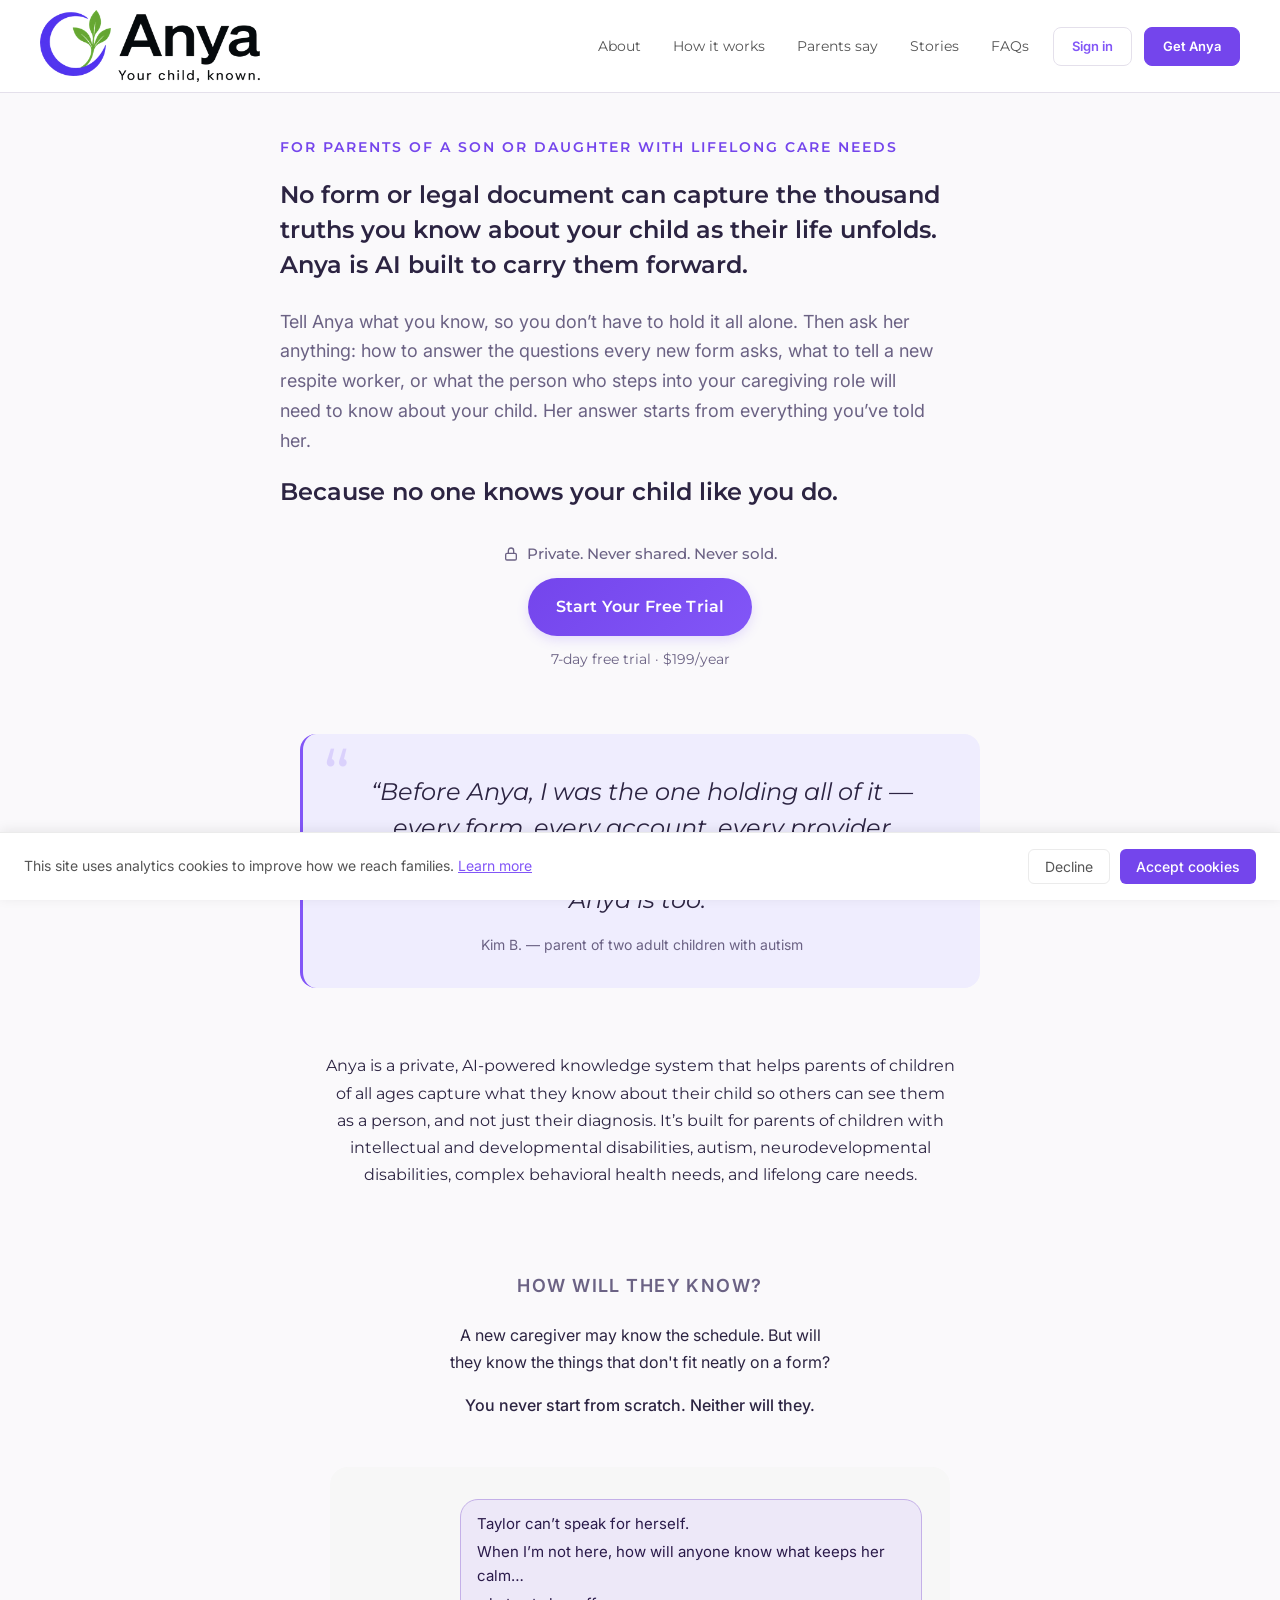
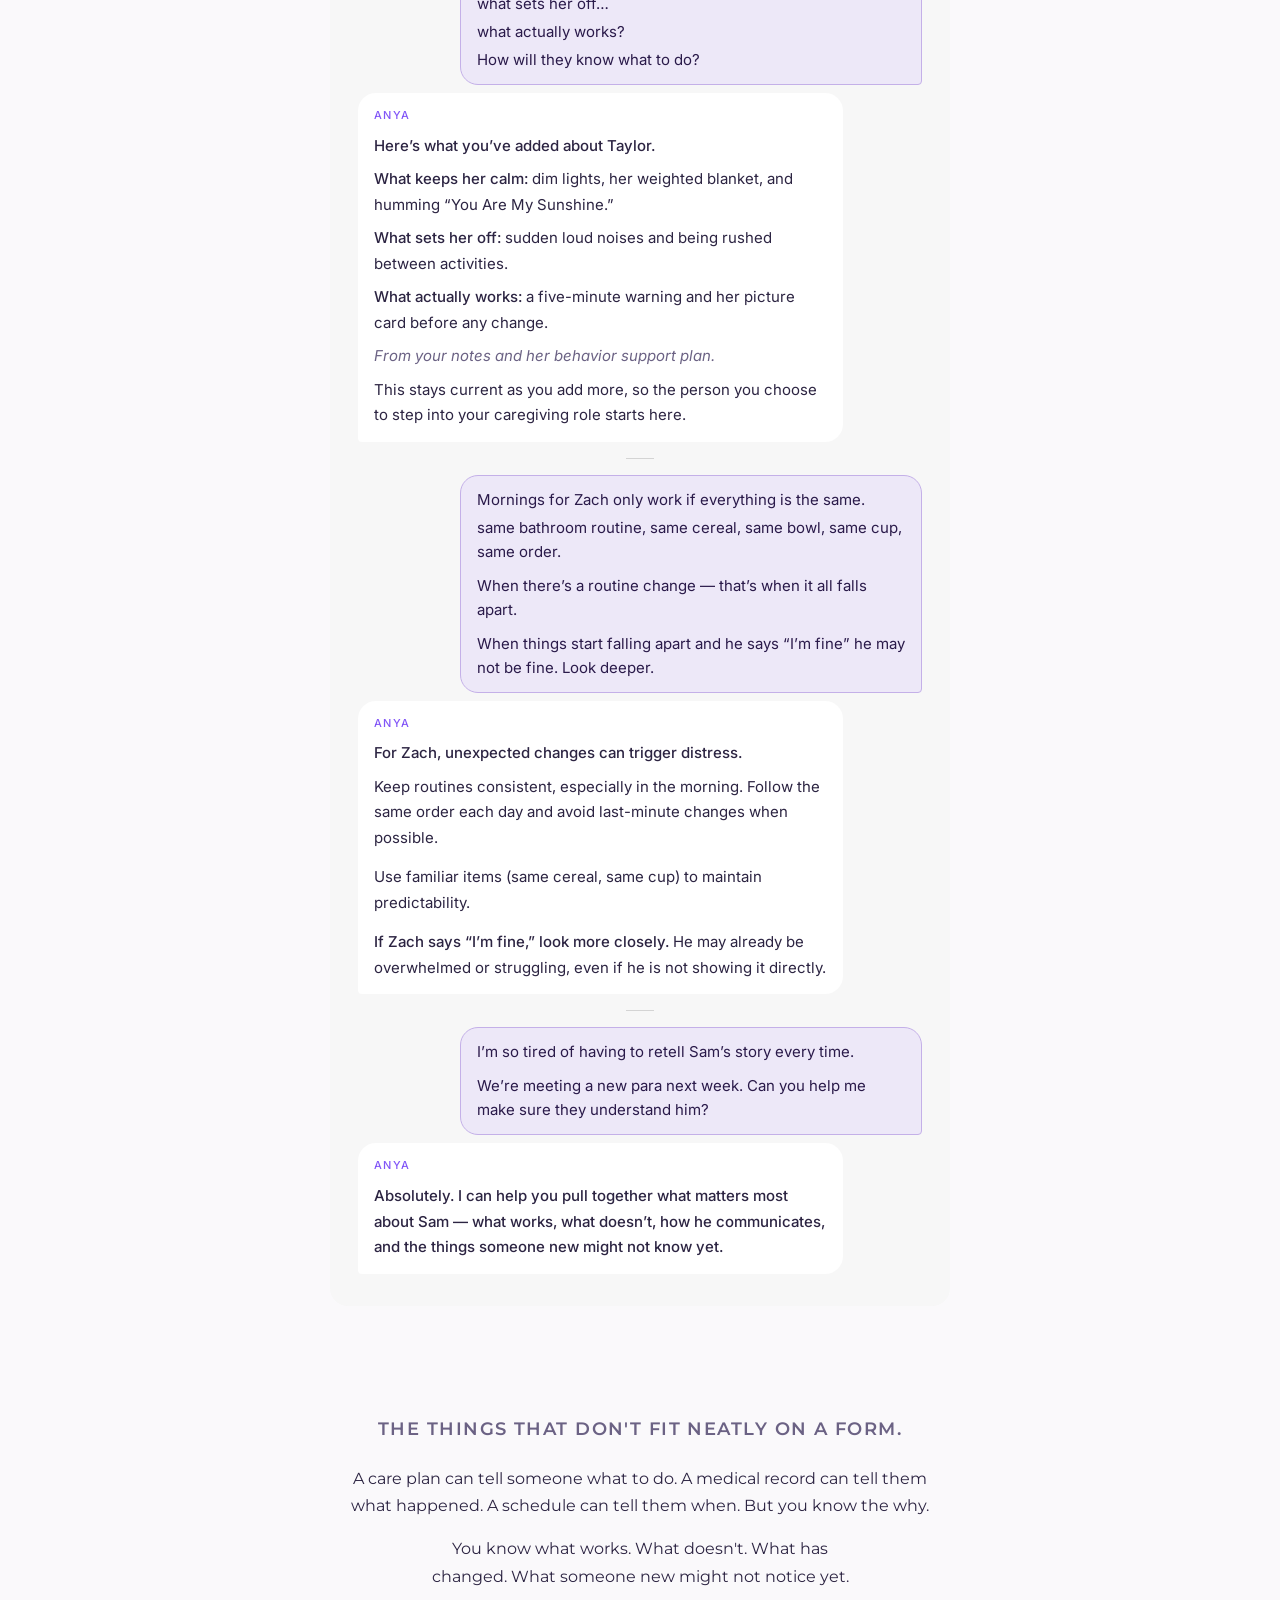
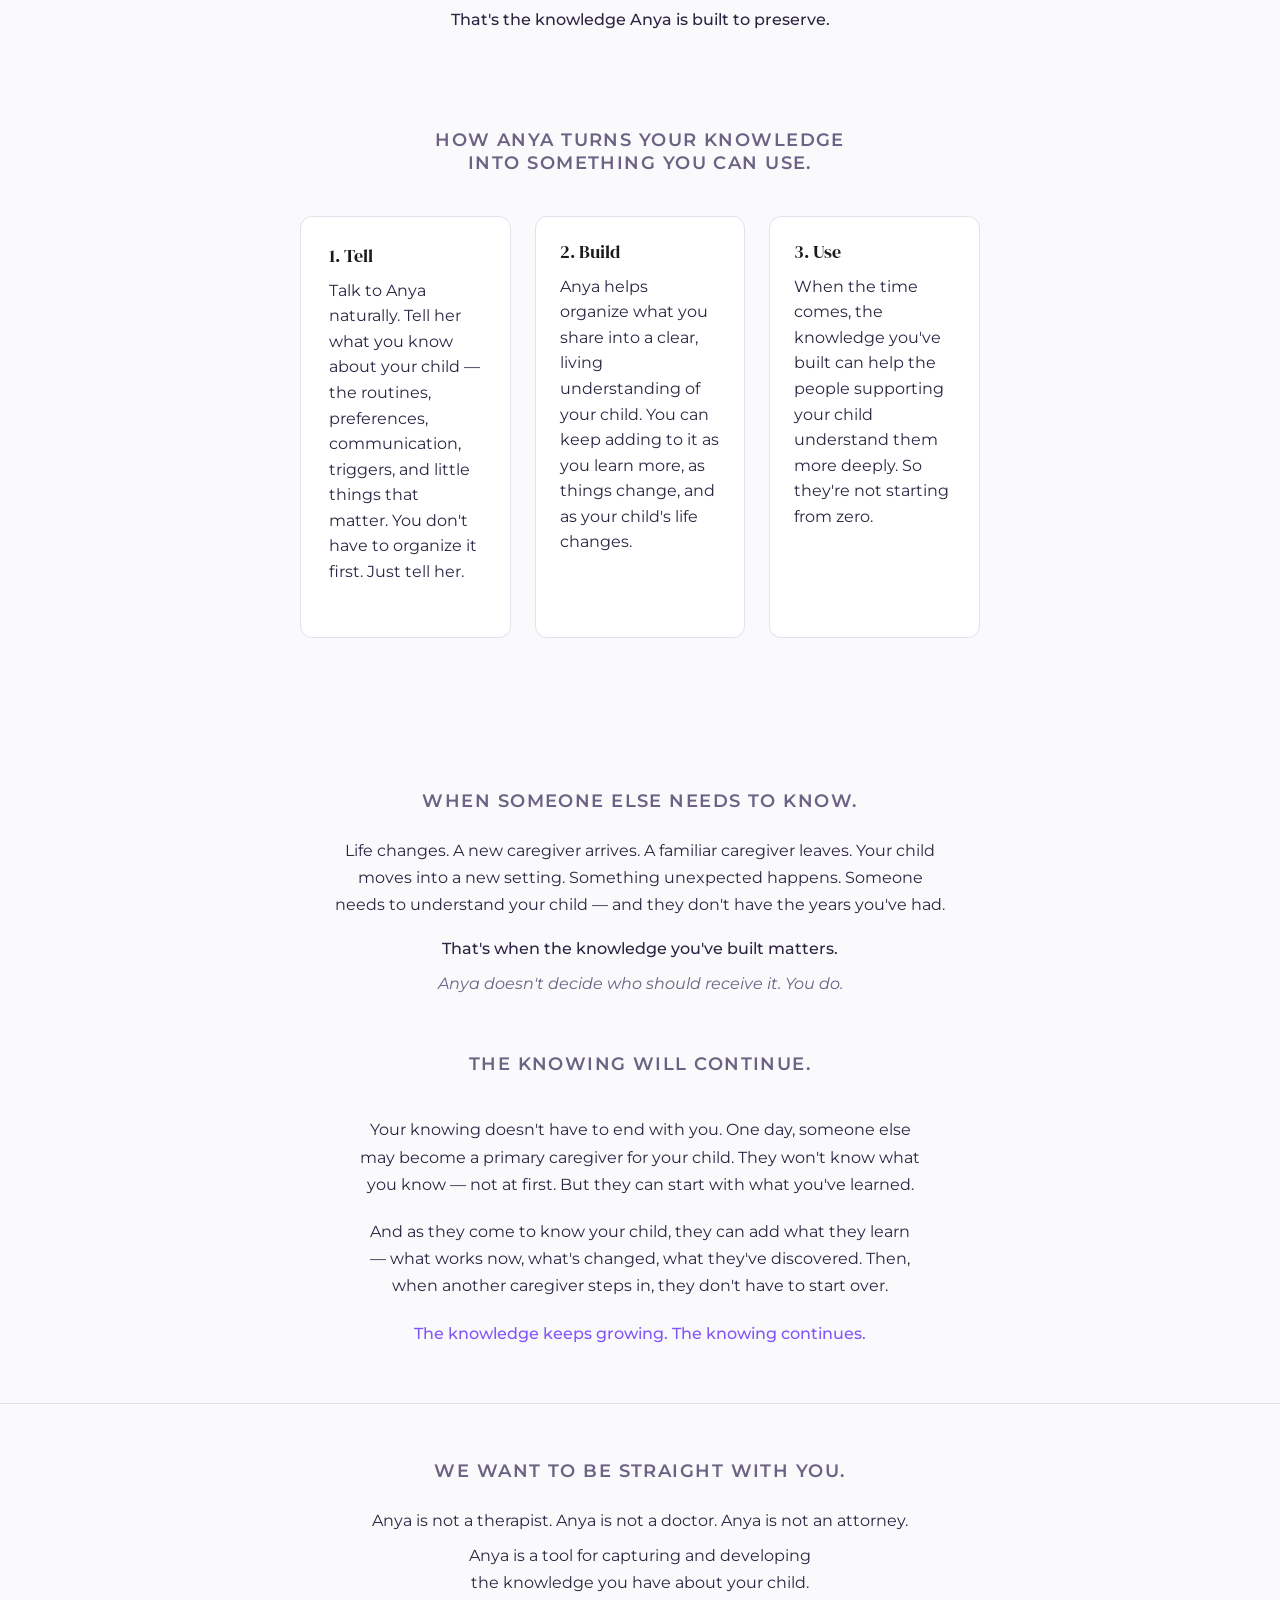
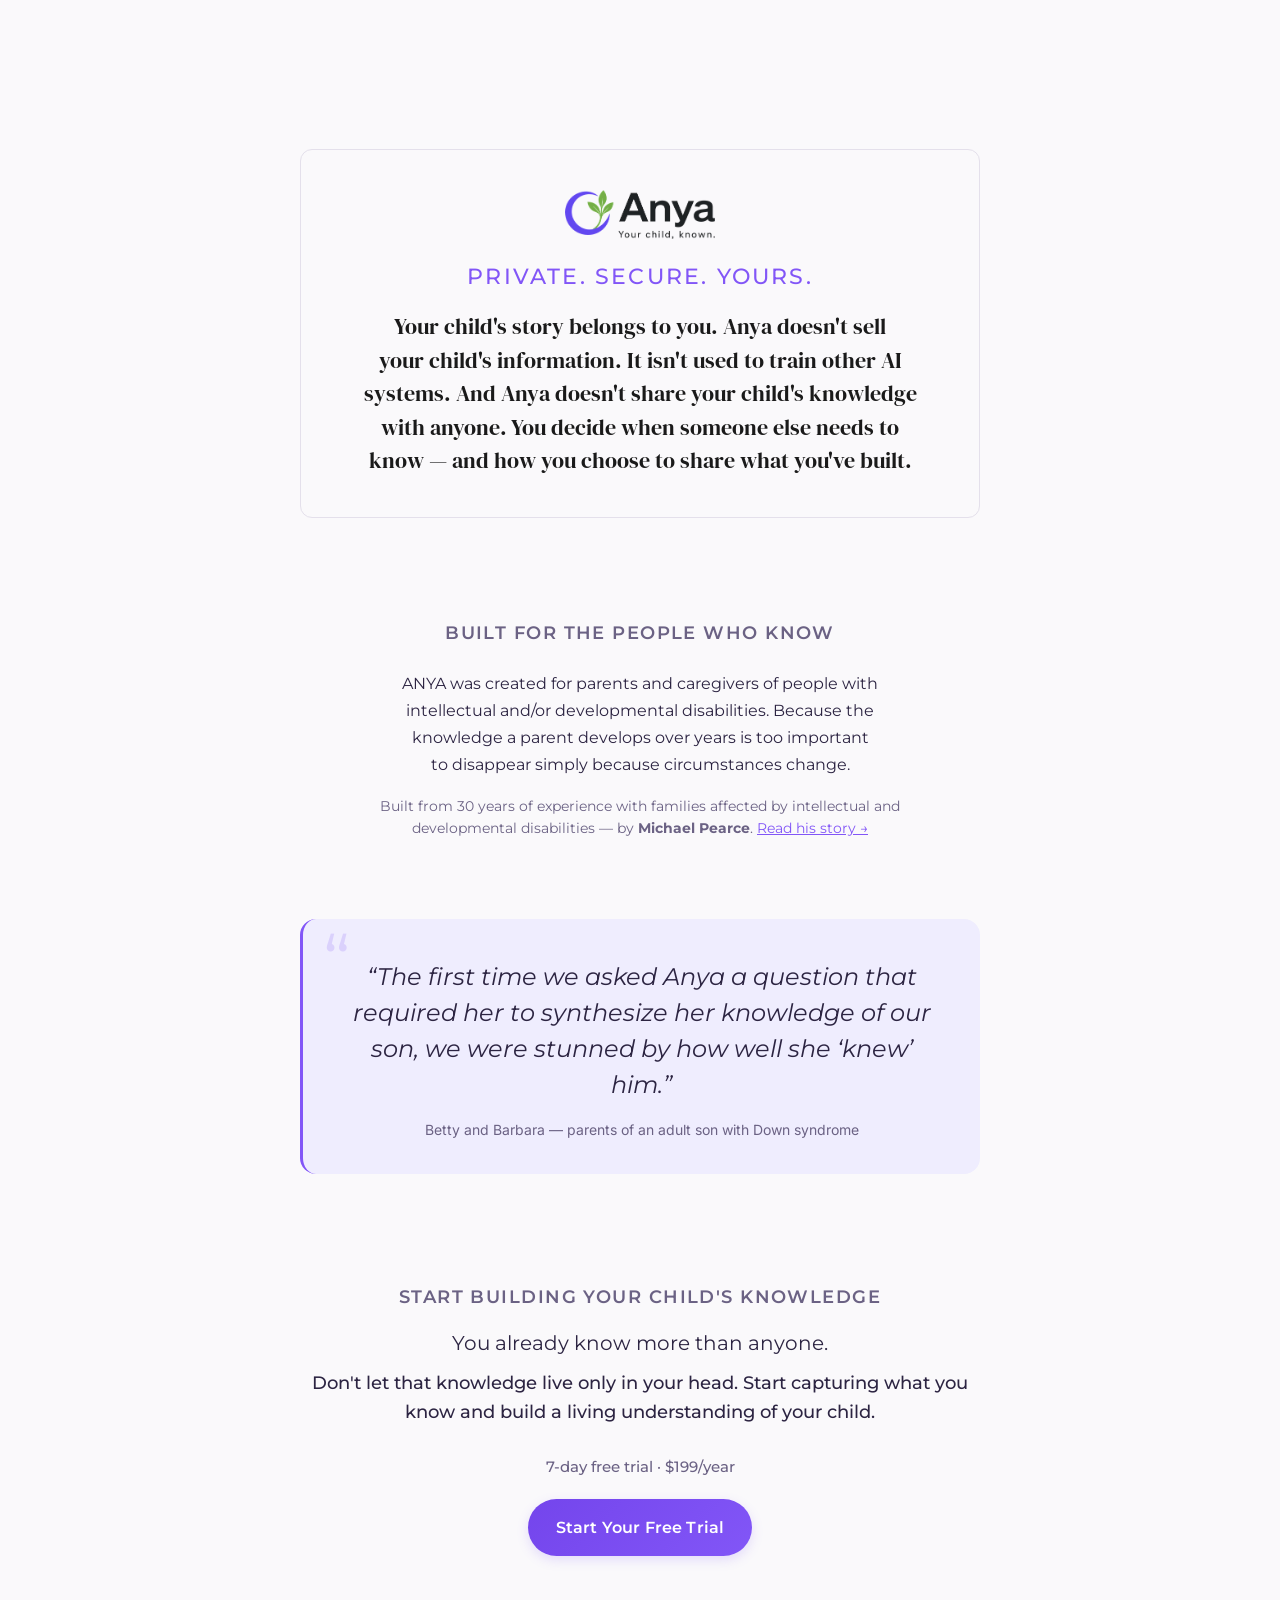
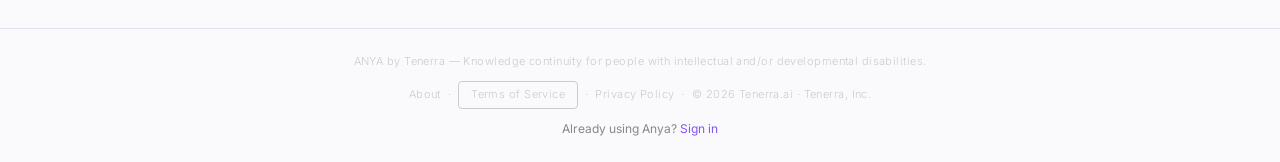
<file: index.html>
<!DOCTYPE html>
<html lang="en" prefix="og: https://ogp.me/ns#">
<head>
  <meta charset="UTF-8" />
  <meta name="viewport" content="width=device-width, initial-scale=1.0" />
  <title>Anya — What You Know About Your Child, Ready When It Matters</title>
  <meta name="description" content="Anya is a private, AI-powered knowledge system for parents of children and adults with IDD, autism, and lifelong care needs—built to preserve what they know." />
  <meta name="keywords" content="special needs parents, parent knowledge about a child, what happens when a parent is gone, life continuity infrastructure, IDD life planning, continuity for IDD families" />
  <meta property="og:title" content="Anya — What You Know, Ready When It Matters" />
  <meta property="og:description" content="Anya is a private, AI-powered knowledge system for parents of children and adults with intellectual and developmental disabilities, autism, and lifelong care needs. Parents add what they know. When they ask a question in their own words, Anya brings forward what is relevant to the situation at hand." />
  <meta property="og:type" content="website" />
  <meta property="og:url" content="https://anya.tenerra.ai/" />
  <meta property="og:image" content="https://anya.tenerra.ai/assets/images/og-image-v2.jpg" />
  <meta property="og:image:width" content="1200" />
  <meta property="og:image:height" content="630" />
  <meta property="og:image:alt" content="Anya — What you know about your child, ready when it matters" />
  <meta property="og:site_name" content="Tenerra.ai" />
  <meta property="og:locale" content="en_US" />
  <meta name="twitter:card" content="summary_large_image" />
  <meta name="twitter:title" content="Anya — What You Know, Ready When It Matters" />
  <meta name="twitter:description" content="Anya is a private, AI-powered knowledge system for parents of children and adults with intellectual and developmental disabilities, autism, and lifelong care needs. Parents add what they know. When they ask a question in their own words, Anya brings forward what is relevant to the situation at hand." />
  <meta name="twitter:image" content="https://anya.tenerra.ai/assets/images/og-image-v2.jpg" />
  <meta name="theme-color" content="#8256F7" />
  <meta name="robots" content="index, follow" />
  <meta name="author" content="Tenerra.ai" />
  
  <link rel="canonical" href="https://anya.tenerra.ai/" />

  <link rel="icon" type="image/png" sizes="32x32" href="/assets/images/favicon-32x32.png" />
  <link rel="icon" type="image/png" sizes="16x16" href="/assets/images/favicon-16x16.png" />
  <link rel="apple-touch-icon" sizes="180x180" href="/assets/images/apple-touch-icon.png" />

  
  <link rel="preconnect" href="https://fonts.googleapis.com" />
  <link rel="preconnect" href="https://fonts.gstatic.com" crossorigin />
  <link href="https://fonts.googleapis.com/css2?family=Inter:wght@400;500;600&amp;family=DM+Serif+Display:ital@0;1&amp;family=Montserrat:wght@400;500;600;700&amp;display=swap" rel="stylesheet" />
  <link rel="stylesheet" href="/assets/css/shared.css" />
  <!-- Ascender Sans Narrow font-face removed: local()-only src has no fallback and can cause FOUT -->
  <style>/* ─── DEMO ANYA ICON ─── */

    /* ─── WIDOW PREVENTION ─── */
    .section-headline,
    .section-subhead,
    .section-eyebrow,
    .anya-name,
    .card-title,
    .card-body,
    .moment-title,
    .moment-body,
    .privacy-text {
      text-wrap: balance;
    }

    /* ─── FOOTER ─── */

    /* ─── LAYOUT SYSTEM ─── */
    .section-soft {
      background: var(--color-primary-soft);
    }
    .container {
      max-width: 720px;
      margin: 0 auto;
      padding: 0 20px;
    }
    /* Section intro: centered headline block */
    .section-header {
      text-align: center;
      max-width: 640px;
      margin: 0 auto 40px auto;
    }

    /* ─── SCROLL REVEAL ─── */
    @media (prefers-reduced-motion: no-preference) {
      .fade-in {
        opacity: 0;
        transform: translateY(10px);
        transition: opacity 0.4s ease, transform 0.4s ease;
      }
      .fade-in.visible {
        opacity: 1;
        transform: translateY(0);
      }
    }

    /* ─── SHARED SECTION ─── */
    .section {
      max-width: 720px;
      margin: 0 auto;
      padding: 56px 20px;
    }
    .section-tight-bottom { padding-bottom: 0; }
    .section-tight-top { padding-top: 0; }

    @keyframes fadeUpSection {
      from {
        opacity: 0;
        transform: translateY(6px);
      }
      to {
        opacity: 1;
        transform: translateY(0);
      }
    }

    .section-divider, .divider {
      width: 100%;
      height: 1px;
      background: var(--color-border);
      margin: 0;
      max-width: none;
    }

    .demo-section + .section-divider {
      margin-top: 24px;
    }

    .section-eyebrow {
      font-size: 11px;
      font-weight: 500;
      letter-spacing: 0.12em;
      text-transform: uppercase;
      color: #8256F7;
      text-align: center;
      margin-bottom: var(--space-2);
    }

    .section-headline {
      font-family: 'Montserrat', -apple-system, BlinkMacSystemFont, sans-serif;
      font-size: 18px;
      font-weight: 600;
      letter-spacing: 0.08em;
      text-transform: uppercase;
      color: var(--color-text-secondary);
      text-align: center;
      line-height: 1.3;
      max-width: 640px;
      margin: 0 auto;
      margin-bottom: 24px;
    }

    .section-subhead {
      font-family: 'Montserrat', -apple-system, BlinkMacSystemFont, sans-serif;
      font-size: 16px;
      font-weight: 400;
      color: var(--color-text-primary);
      text-align: center;
      max-width: 640px;
      width: 100%;
      margin: 0 auto;
      line-height: 1.7;
    }

    /* ─── ANIMATIONS ─── */
    @keyframes fadeUp {
      from { opacity: 0; transform: translateY(18px); }
      to   { opacity: 1; transform: translateY(0); }
    }
    @keyframes fadeIn {
      from { opacity: 0; }
      to   { opacity: 1; }
    }
    @keyframes bounce {
      0%, 100% { transform: translateY(0); }
      50%       { transform: translateY(4px); }
    }

    /* ─── RESPONSIVE ─── */
    @media (max-width: 640px) {
      :root {
        --section-spacing: 56px;
        --section-spacing-tight: 40px;
        --section-spacing-loose: 72px;
      }
      .hero { padding: 8rem 1.5rem 2.75rem; }
      .section { padding: 36px 20px; }
    }
    /* ─── HERO TYPE SCALE & SHARED LEFT EDGE ─── */
    /* Hero copy and the CTA block below it share one 720px left-aligned column */
    .hero-intro,
    .hero-follow {
      width: 100%;
      max-width: 720px;
      margin: 0 auto;
    }
    .hero .hero-intro > *,
    .hero .hero-follow > * { text-align: left; }

    .hero .hero-eyebrow {
      font-size: 14px;
      font-weight: 600;
      letter-spacing: 2px;
      color: var(--color-primary-strong);
      margin: 0 0 20px;
    }
    .hero .hero-subhead {
      font-family: var(--font-body);
      font-size: 24px;
      font-weight: 600;
      line-height: 1.45;
      letter-spacing: normal;
      color: var(--color-text-primary);
      max-width: 720px;
      margin: 0 0 24px;
      text-wrap: pretty;
    }
    .hero .hero-support {
      font-size: 18px;
      font-weight: 400;
      line-height: 1.65;
      color: var(--color-text-secondary);
      max-width: 660px;
      margin: 0 0 20px;
    }
    .hero .hero-privacy {
      display: flex;
      align-items: center;
      gap: 8px;
      font-size: 15px;
      font-weight: 500;
      color: var(--color-text-secondary);
      margin: 0;
    }
    .hero-privacy svg { width: 16px; height: 16px; flex: none; }

    /* Privacy note and CTA share one row at the end of the hero copy */
    /* Centered CTA stack: privacy note, button, then price line */
    .hero-action-row {
      display: flex;
      flex-direction: column;
      align-items: center;
      gap: 12px;
      margin-top: 32px;
    }
    .hero-cta-row { display: contents; }
    .hero .hero-action-row .hero-cta-row p { text-align: center; }
    .hero-cta-row .cta-button { margin: 0; }
    .hero .hero-cta-row p {
      margin: 0;
      font-size: 14px;
      color: var(--color-text-secondary);
    }

    @media (min-width: 768px) and (max-width: 1023px) {
      .hero .hero-eyebrow { font-size: 13px; letter-spacing: 1.75px; margin-bottom: 18px; }
      .hero .hero-subhead { font-size: 22px; margin-bottom: 22px; }
      .hero .hero-support { font-size: 17.5px; line-height: 1.62; margin-bottom: 18px; }
      /* Site-wide ≤768px rule forces full-width buttons; keep the hero CTA inline at 768 */
      .hero-cta-row .cta-button { width: auto !important; max-width: none; }
    }

    @media (max-width: 767px) {
      .hero .hero-eyebrow { font-size: 12px; letter-spacing: 1.5px; margin-bottom: 16px; text-wrap: balance; }
      .hero .hero-subhead { font-size: 20px; margin-bottom: 19px; }
      .hero .hero-support { font-size: 17px; line-height: 1.6; margin-bottom: 16px; }
      .hero .hero-privacy { font-size: 13px; white-space: nowrap; }
      .hero-action-row { align-items: stretch; }
      .hero .hero-action-row .hero-privacy { justify-content: center; }
      .hero-cta-row .cta-button { width: 100%; text-align: center; }
    }
        /* ─── HERO ─── */
    .hero {
      min-height: auto;
      display: flex;
      flex-direction: column;
      align-items: center;
      justify-content: center;
      text-align: center;
      padding-top: 136px;
      padding-bottom: 30px;
      margin-bottom: 16px;
      padding-left: 2rem;
      padding-right: 2rem;
      position: relative;
      overflow: hidden;
    }

    /* Hero glow removed — clean white background */

    .hero > * { position: relative; z-index: 1; }

    .logo-wrap {
      margin-top: var(--space-3);
      margin-bottom: var(--space-2);
    }

    .logo-wrap img {
      width: 80px;
      height: 80px;
      object-fit: contain;
    }

    .hero-title {
      font-size: 56px;
      letter-spacing: 0.5px;
      margin-top: 12px;
      margin-bottom: 14px;
    }

    .hero-description {
      font-size: 20px;
      line-height: 1.7;
      color: #444;
      max-width: 680px;
      margin: 0 auto 20px auto;
      text-align: center;
      font-family: 'Inter', -apple-system, BlinkMacSystemFont, sans-serif;
      font-weight: 400;
    }

    .anya-name {
      font-family: 'Noto Sans', system-ui, sans-serif;
      font-size: clamp(2.5rem, 6vw, 4rem);
      font-weight: 600;
      letter-spacing: 0;
      text-transform: uppercase;
      color: #1a1a1a;
      line-height: 1;
      margin-bottom: var(--space-3);
    }

    .anya-name .dot {
      display: inline-block;
      width: 8px;
      height: 8px;
      border-radius: 50%;
      background: #8256F7;
      margin-left: 3px;
      vertical-align: super;
    }

    .hero-eyebrow {
      font-size: 12px;
      font-weight: 700;
      letter-spacing: 0.12em;
      text-transform: uppercase;
      color: var(--color-primary);
      text-align: center;
      margin-bottom: 14px;
    }

    .hero-core {
      font-family: 'Inter', -apple-system, BlinkMacSystemFont, sans-serif;
      font-size: 18px;
      line-height: 1.8;
      font-weight: 400;
      color: var(--color-text-primary);
      max-width: 560px;
      margin: 0 auto 0;
      text-align: center;
    }/* Ghost pill CTA — secondary to nav, soft and inviting */

    .scroll-cue {
      display: flex;
      flex-direction: column;
      align-items: center;
      gap: 8px;
      cursor: pointer;
      opacity: 0.75;
    }

    .scroll-arrow svg { display: block; }

    /* ─── DEMO ─── */
    .demo-section { padding-top: 40px; }
    .demo-section .section-header { margin-bottom: 48px; }

    .demo-section,
    .demo-section * {
      font-family: Inter, system-ui, -apple-system, 'Segoe UI', Roboto, sans-serif;
    }

    /* Grey panel */
    .demo-conversation {
      max-width: 620px;
      margin: 0 auto;
      background: #f7f7f7;
      border-radius: 18px;
      padding: 32px 28px;
      display: flex;
      flex-direction: column;
      gap: 8px;
    }

    /* Exchange: column of parent bubble then anya bubble */
    .demo-exchange {
      display: flex;
      flex-direction: column;
      gap: 8px;
    }

    /* Purple question bubble — right-aligned */
    .demo-parent-bubble {
      align-self: flex-end;
      max-width: 82%;
      background: #EDE8F8;
      border: 1px solid #C4B0E8;
      border-radius: 18px 18px 4px 18px;
      padding: 12px 16px;
    }

    .demo-parent-bubble p {
      font-size: 15px;
      font-weight: 400;
      line-height: 1.6;
      color: #2a1a4a;
      margin-bottom: 4px;
    }

    .demo-parent-bubble p:last-child { margin-bottom: 0; }

    /* White Anya bubble — left-aligned */
    .demo-anya-bubble {
      align-self: flex-start;
      max-width: 86%;
      background: #ffffff;
      border-radius: 18px 18px 18px 4px;
      padding: 14px 16px;
    }

    .demo-anya-label {
      font-size: 11px;
      font-weight: 500;
      color: #8256F7;
      letter-spacing: 0.12em;
      text-transform: uppercase;
      margin-bottom: 8px;
      display: block;
    }

    .demo-anya-output p,
    .demo-structured-text p {
      font-size: 15px;
      font-weight: 400;
      line-height: 1.7;
      color: var(--color-text-primary);
      margin-bottom: 8px;
    }

    .demo-anya-output p:last-child,
    .demo-structured-text p:last-child { margin-bottom: 0; }

    .demo-anya-output strong,
    .demo-structured-text strong {
      font-weight: 500;
      color: var(--color-text-primary);
    }

    .demo-output-close {
      font-style: italic;
      color: var(--color-text-secondary) !important;
    }

    .demo-spacer { height: 6px; }

    /* Divider between exchanges */
    .demo-exchange-divider {
      width: 28px;
      height: 1px;
      background: #d4d4d4;
      margin: 8px auto;
    }

    @media (max-width: 768px) {
      .demo-conversation { padding: 24px 16px; }
      .demo-parent-bubble,
      .demo-anya-bubble { max-width: 92%; }
    }/* ─── EVERY STORY ─── */

    /* ─── VEST ─── */
    .vest-moments {
      display: grid;
      grid-template-columns: repeat(3, 1fr);
      gap: 1.5rem;
      margin-bottom: 40px;
      padding-top: 0;
    }

    .moment-card {
      border: 1px solid var(--color-border);
      border-radius: 12px;
      padding: 24px;
      background: #ffffff;
      text-align: left;
    }

    .moment-card:first-child {
      padding: 28px;
      border-color: var(--color-border);
    }

    .moment-icon {
      width: 36px;
      height: 36px;
      border-radius: 8px;
      background: var(--color-primary-soft);
      display: flex;
      align-items: center;
      justify-content: center;
      margin-bottom: 24px;
    }

    .moment-icon svg { width: 18px; height: 18px; }

    .moment-title {
      font-family: 'DM Serif Display', Georgia, serif;
      font-size: 1.1rem;
      font-weight: 400;
      color: #1a1a1a;
      margin-bottom: 0.625rem;
      line-height: 1.3;
    }

    .moment-body {
      font-size: 16px;
      font-weight: 400;
      color: var(--color-text-primary);
      line-height: 1.6;
    }

    /* ─── CARD HOVER SYSTEM ─── */
    .moment-card {
      transition: transform 0.2s ease,
                  box-shadow 0.2s ease,
                  border-color 0.2s ease;
    }

    .moment-card:hover {
      box-shadow: 0 2px 8px rgba(0,0,0,0.04);
      border-color: #ddd;
    }

    .moment-card:first-child:hover {
      box-shadow: 0 2px 8px rgba(0,0,0,0.04);
      border-color: #ddd;
    }

    /* ─── HONESTY ─── */
    .card-eyebrow { font-size: 11px; font-weight: 500; letter-spacing: 0.12em; text-transform: uppercase; color: #8256F7; margin-bottom: 8px; }
    .card-title { font-family: inherit; font-size: clamp(1.05rem, 2vw, 1.25rem); font-weight: 600; color: #1a1a1a; line-height: 1.3; margin-bottom: 12px; }
    .card-body { font-size: 16px; font-weight: 400; color: var(--color-text-primary); line-height: 1.6; text-align: left; margin-bottom: 10px; }

    .privacy-promise {
      margin-top: 40px;
      padding: 2.5rem;
      border: 1px solid var(--color-border);
      border-radius: 12px;
      text-align: center;
    }

    .privacy-label { font-size: 22px; font-weight: 500; letter-spacing: 0.1em; text-transform: uppercase; color: #8256F7; margin-bottom: 1rem; }
    .privacy-text {
      font-family: 'DM Serif Display', Georgia, serif;
      font-size: clamp(1.05rem, 2.5vw, 1.35rem);
      font-weight: 400;
      color: #1a1a1a;
      line-height: 1.55;
      max-width: 640px;
      margin: 0 auto;
    }/* ─── BEGIN ─── */
/* ─── ACTION ─── */
/* ─── NEVER SECTION ─── */
/* ─── FAQ SECTION ─── */
/* ─── TRUST & CONTROL ─── */
/* ─── FOUNDER ─── */

    @media (max-width: 640px) {
      .vest-moments { grid-template-columns: 1fr; }
    }

    /* ── Accessibility & polish additions ── */

    /* visually-hidden utility */
    .visually-hidden {
      position: absolute;
      width: 1px;
      height: 1px;
      padding: 0;
      margin: -1px;
      overflow: hidden;
      clip: rect(0,0,0,0);
      white-space: nowrap;
      border: 0;
    }

    /* focus-visible states */
    a:focus-visible,
    button:focus-visible {
      outline: 2px solid rgba(130,86,247,0.5);
      outline-offset: 2px;
      border-radius: 3px;
    }
    .nav-cta:focus-visible {
      outline: 2px solid #8256F7;
      outline-offset: 3px;
    }

    /* reduced-motion support */
    @media (prefers-reduced-motion: reduce) {
      *,
      *::before,
      *::after {
        animation-duration: 0.01ms !important;
        animation-iteration-count: 1 !important;
        transition-duration: 0.01ms !important;
        scroll-behavior: auto !important;
      }
    }

    @media (max-width: 640px) {
      .moment-card:first-child { transform: none; }
    }

    /* ─── CTA SECTION ─── */
    /* ─── CTA SECTION — scroll reveal ─── */
    .cta-section {
      padding: 16px 20px 72px;
      background-color: #ffffff;
      text-align: center;
      opacity: 0;
      transform: translateY(16px);
      transition: opacity 0.6s ease, transform 0.6s ease;
    }

    .cta-section.visible {
      opacity: 1;
      transform: translateY(0);
    }

    .cta-container {
      max-width: 680px;
      margin: 0 auto;
    }

    /* ─── CTA TRANSITION LINE ─── */
    .cta-transition {
      font-size: 18px;
      font-weight: 400;
      line-height: 1.6;
      color: #444;
      margin-bottom: 28px;
      opacity: 0;
      transform: translateY(8px);
      transition: opacity 0.5s ease, transform 0.5s ease;
    }

    .cta-section.visible .cta-transition {
      opacity: 1;
      transform: translateY(0);
    }

    /* ─── CTA BUTTON ─── */
    .cta-button {
      background: linear-gradient(135deg, var(--color-primary-strong) 0%, var(--color-primary) 100%);
      color: #fff;
      font-size: 16px;
      font-weight: 600;
      letter-spacing: 0.01em;
      padding: 16px 28px;
      border: none;
      border-radius: 999px;
      cursor: pointer;
      box-shadow: 0 4px 12px rgba(130, 86, 247, 0.18);
      opacity: 0;
      transform: translateY(8px);
      transition: opacity 0.5s ease 0.1s, transform 0.5s ease 0.1s, box-shadow 0.18s ease, filter 0.18s ease;
    }

    .cta-section.visible .cta-button {
      opacity: 1;
      transform: translateY(0);
    }

    .cta-button-static {
      opacity: 1;
      transform: translateY(0);
    }

    @media (hover: hover) {
      .cta-button:hover {
        transform: translateY(-1px);
        box-shadow: 0 6px 18px rgba(130, 86, 247, 0.22);
        filter: brightness(1.05);
      }
    }

    .cta-button:active {
      transform: translateY(0px) scale(0.98);
      box-shadow: 0 2px 6px rgba(0, 0, 0, 0.06);
    }

    .cta-button:focus-visible {
      outline: none;
      box-shadow: 0 0 0 3px rgba(130, 86, 247, 0.25);
    }/* ─── CTA SUBTEXT ─── */

    .cta-section.visible .cta-subtext {
      opacity: 1;
      transform: translateY(0);
    }

    .cta-sequence .cta-subtext {
      opacity: 1;
      transform: translateY(0);
    }

    @media (max-width: 768px) {
      .cta-section {
        padding: 80px 20px 100px;
      }

      .cta-button {
        width: 100%;
        max-width: 320px;
      }
    }

    @media (max-width: 640px) {
      .cta-section {
        padding: 72px 20px 56px;
      }

      .cta-button {
        width: 100%;
        max-width: none;
      }
    }/* ─── CTA REASSURANCE ─── */

    .cta-section.visible .cta-reassurance {
      opacity: 1;
      transform: translateY(0);
    }

    /* ─── FIRST STEP DEMO ─── */
    .first-step-demo {
      display: none;
      padding: 60px 20px 48px;
      background: #ffffff;
      text-align: center;
    }

    .first-step-demo.visible {
      display: block;
      animation: fadeUpSection 0.5s ease forwards;
    }

    .first-step-container {
      max-width: 560px;
      margin: 0 auto;
    }/* Single soft prompt line — replaces eyebrow + title + intro */

    .first-step-input-wrap {
      margin-bottom: 16px;
    }

    .first-step-input {
      width: 100%;
      min-height: 130px;
      padding: 18px 20px;
      font-family: 'Montserrat', -apple-system, sans-serif;
      font-size: 15px;
      line-height: 1.7;
      color: var(--color-text-primary);
      background: #fafafa;
      border: 1px solid #e6e6e6;
      border-radius: 14px;
      resize: none;
      outline: none;
      transition: border-color 0.2s ease, background 0.2s ease;
    }

    .first-step-input::placeholder {
      color: #c0c0c0;
    }

    .first-step-input:focus {
      border-color: rgba(130, 86, 247, 0.35);
      background: #ffffff;
    }

    .first-step-actions {
      margin-bottom: 28px;
    }

    .first-step-button {
      background: linear-gradient(135deg, var(--color-primary-strong) 0%, var(--color-primary) 100%);
      color: #fff;
      font-family: 'Montserrat', -apple-system, sans-serif;
      font-size: 15px;
      font-weight: 600;
      letter-spacing: 0.01em;
      padding: 13px 26px;
      border: none;
      border-radius: 999px;
      cursor: pointer;
      box-shadow: 0 4px 12px rgba(130, 86, 247, 0.18);
      transition: transform 0.18s ease, box-shadow 0.18s ease;
    }

    .first-step-button:hover {
      transform: translateY(-1px);
      box-shadow: 0 6px 18px rgba(130, 86, 247, 0.22);
    }

    .first-step-button:active {
      transform: scale(0.98);
      box-shadow: 0 2px 8px rgba(130, 86, 247, 0.18);
    }

    .first-step-button:disabled {
      opacity: 0.5;
      cursor: default;
      transform: none;
    }

    /* ─── CHAT PANEL ─── */
    .first-step-chat-panel {
      background: #f7f7f7;
      border-radius: 18px;
      padding: 24px 20px;
      display: flex;
      flex-direction: column;
      gap: 10px;
      margin-bottom: 28px;
      text-align: left;
    }

    /* Purple question bubble */
    .first-step-question-bubble {
      align-self: flex-end;
      max-width: 85%;
      background: #7B5EA7;
      border-radius: 18px 18px 4px 18px;
      padding: 12px 16px;
    }

    .first-step-question-bubble p {
      font-size: 15px;
      font-weight: 400;
      line-height: 1.6;
      color: #ffffff;
      margin: 0;
    }

    /* White Anya bubble */
    .first-step-response {
      align-self: flex-start;
      max-width: 88%;
      background: #ffffff;
      border-radius: 18px 18px 18px 4px;
      padding: 14px 16px;
      /* no border, no shadow */
    }

    .first-step-anya-label {
      font-size: 11px;
      font-weight: 500;
      color: #8256F7;
      letter-spacing: 0.04em;
      margin-bottom: 8px;
      display: block;
    }

    .first-step-response-inner p {
      font-size: 15px;
      line-height: 1.7;
      color: var(--color-text-primary);
      margin-bottom: 8px;
      opacity: 0;
      transition: opacity 0.3s ease;
    }

    .first-step-response-inner p.is-visible {
      opacity: 1;
    }

    .first-step-response-inner p:last-child,
    .first-step-response-inner .anya-forward-line {
      margin-bottom: 0;
      color: #666;
      font-style: italic;
    }

    .first-step-response-inner strong {
      font-weight: 500;
      color: var(--color-text-primary);
    }

    @media (max-width: 768px) {
      .first-step-demo {
        padding: 48px 20px 40px;
      }
    }

    @media (max-width: 640px) {
      .first-step-demo {
        padding: 12px 20px 36px;
      }

      .first-step-input {
        min-height: 140px;
        font-size: 16px; /* prevents iOS zoom */
      }

      .first-step-button {
        width: 100%;
      }

      .first-step-response {
        padding: 18px 20px;
      }
    }

    /* ─── CTA SEQUENCE (post-response) ─── */
    .cta-sequence {
      margin-top: 32px;
      text-align: center;
      opacity: 0;
      transition: opacity 0.3s ease;
    }

    .cta-sequence.is-visible {
      opacity: 1;
    }

    @media (max-width: 640px) {
      .cta-primary {
        width: 100%;
        max-width: none;
      }
    }

    /* ======================================== */
    /* MOBILE PACING PASS                       */
    /* ======================================== */

    @media (max-width: 768px) {

      /* ── GLOBAL SECTION RHYTHM ── */
      section,
      div.section {
        margin-top: 0 !important;
      }
      .section {
        padding: 48px 20px !important;
      }
      .section-tight-bottom {
        padding-bottom: 0 !important;
      }
      .section-tight-top {
        padding-top: 0 !important;
      }

      /* ── HERO ── */
      .hero-core {
        font-size: 16px !important;
        line-height: 1.6 !important;
      }
      .hero {
        padding-top: 8rem !important;
        padding-bottom: 2.25rem !important;
      }

      /* ── TYPOGRAPHY SCALE ── */
      .section-headline {
        font-size: 16px !important;
        margin-bottom: 16px !important;
      }
      .section-subhead {
        font-size: 15px !important;
        line-height: 1.65 !important;
      }

      /* ── VEST MOMENT CARDS: 3-col → 1-col ── */
      .vest-moments {
        grid-template-columns: 1fr !important;
        gap: 1rem !important;
      }

      /* ── SECTION SUBHEADS ── */
      .section .section-subhead {
        font-size: 15px !important;
        line-height: 1.65 !important;
        margin-bottom: 1.25rem !important;
      }

      /* ── CARD TEXT ── */
      .card-eyebrow {
        font-size: 11px !important;
        margin-bottom: 6px !important;
      }
      .card-body {
        font-size: 15px !important;
        line-height: 1.55 !important;
      }

      /* ── BUTTONS ── */
      .cta-button,
      .first-step-button {
        width: 100% !important;
      }

      /* ── FOOTER ── */
      .footer {
        padding-bottom: 40px !important;
      }

    }

    /* 480px: tightest phones */
    @media (max-width: 480px) {

      .section {
        padding: 40px 16px !important;
      }

      /* dashboard image — prevent horizontal overflow */
      .vest-dashboard-img {
        border-radius: 10px !important;
      }

      /* vignette tightening */
      .vignette-text {
        font-size: 17px !important;
        line-height: 1.6 !important;
      }

      /* reduce bottom margins on subhead paragraphs */
      .section-subhead[style*="margin-bottom:1.5rem"] {
        margin-bottom: 1rem !important;
      }

    }

    /* ─── VIGNETTE ─── */
    .anya-vignette {
      max-width: 560px;
      margin: 16px auto 0 auto;
      padding: 0 20px;
      text-align: center;
    }

    .vignette-text {
      font-size: 20px;
      line-height: 1.65;
      color: var(--color-text-primary);
      font-weight: 400;
    }

    @media (max-width: 768px) {
      .anya-vignette {
        margin-top: 36px;
      }
      .vignette-text {
        font-size: 18px;
        line-height: 1.65;
      }
    }

    /* ── Homepage testimonial cards: Kim B. (beneath the hero CTA) and Betty & Barbara (before the final CTA) ── */
    .home-quote-card {
      max-width: 760px;
      margin: 0 auto;
      background: var(--color-icon-tile);
      border-left: 3px solid var(--color-primary);
      border-radius: 16px;
      padding: 2.5rem 2.5rem 2rem;
      position: relative;
    }
    .home-quote-card::before {
      content: '\201C';
      position: absolute;
      top: 0.35rem;
      left: 1.25rem;
      font-family: var(--font-body);
      font-size: 72px;
      line-height: 1;
      color: var(--color-primary);
      opacity: 0.18;
      pointer-events: none;
    }
    .home-quote-text {
      position: relative;
      z-index: 1;
      font-family: var(--font-body);
      font-style: italic;
      font-size: clamp(1.15rem, 2.4vw, 1.5rem);
      font-weight: 400;
      line-height: 1.5;
      color: var(--color-text-primary);
      text-align: center;
      margin: 0 0 1rem;
    }
    .home-quote-attr {
      position: relative;
      z-index: 1;
      font-family: var(--font-ui);
      font-size: 14px;
      color: var(--color-text-secondary);
      text-align: center;
      margin: 0;
    }

    @media (max-width: 600px) {
      .home-quote-card { padding: 2rem 1.5rem 1.5rem; }
    }</style>
<script type="application/ld+json">
{
  "@context": "https://schema.org",
  "@graph": [

    {
      "@type": "WebPage",
      "@id": "https://anya.tenerra.ai/#webpage",
      "name": "Anya — What You Know About Your Child, Ready When It Matters",
      "url": "https://anya.tenerra.ai/",
      "description": "Anya is a private, AI-powered knowledge system for parents of children and adults with intellectual and developmental disabilities, autism, and lifelong care needs. Parents add what they know. When they ask a question in their own words, Anya brings forward what is relevant to the situation at hand.",
      "inLanguage": "en-US",
      "isPartOf": { "@id": "https://anya.tenerra.ai/#website" },
      "publisher": { "@id": "https://anya.tenerra.ai/#organization" },
      "about": { "@id": "https://anya.tenerra.ai/#software" }
    },

    {
      "@type": "WebSite",
      "@id": "https://anya.tenerra.ai/#website",
      "name": "Anya by Tenerra",
      "url": "https://anya.tenerra.ai/",
      "publisher": { "@id": "https://anya.tenerra.ai/#organization" }
    },

    {
      "@type": "Organization",
      "@id": "https://anya.tenerra.ai/#organization",
      "name": "Tenerra",
      "legalName": "Tenerra, Inc.",
      "alternateName": "Tenerra.ai",
      "url": "https://anya.tenerra.ai/",
      "description": "Tenerra is the creator of Anya, a private, AI-powered knowledge system for parents of children and adults with intellectual and developmental disabilities, autism, and lifelong care needs.",
      "logo": {
        "@type": "ImageObject",
        "url": "https://anya.tenerra.ai/assets/images/anya-logo-your-child-known.webp",
        "width": 730,
        "height": 240
      },
      "founder": { "@id": "https://anya.tenerra.ai/#founder" }
    },

    {
      "@type": "Person",
      "@id": "https://anya.tenerra.ai/#founder",
      "name": "Michael Pearce",
      "jobTitle": "Founder, Special Needs Attorney",
      "description": "Michael Pearce is the founder of Tenerra and creator of Anya. An attorney with 30 years of experience working with families affected by intellectual and developmental disabilities, he built Anya after realizing that legal documents and binders weren't enough — those paper plans worked once and then stopped, leaving families without a way to carry what a parent knows forward.",
      "worksFor": { "@id": "https://anya.tenerra.ai/#organization" }
    },

    {
      "@type": "SoftwareApplication",
      "@id": "https://anya.tenerra.ai/#software",
      "name": "Anya",
      "url": "https://anya.tenerra.ai/",
      "applicationCategory": "UtilitiesApplication",
      "applicationSubCategory": "Care knowledge management",
      "operatingSystem": "Web",
      "description": "Anya is a private, AI-powered knowledge system for parents of children and adults with intellectual and developmental disabilities (IDD). Parents add the documents, notes, observations, routines, and guidance they want Anya to hold. When they ask a question in their own words, Anya draws from that evolving record to bring forward the information relevant to the situation at hand, so what a parent knows about their child is never lost when someone new steps into caregiving.",
      "disambiguatingDescription": "Anya is not an AI companion, chatbot, or therapy tool, and it is not designed for emotional support or open-ended conversation.",
      "featureList": [
        "Plain-language knowledge capture — add documents, notes, observations, routines, and guidance",
        "Living child profile updated with every conversation",
        "Instant retrieval of medications, allergies, behavioral triggers, and communication preferences",
        "Customized summaries for IEP meetings, new providers, new caregivers, and every room your child walks into",
        "Choose who carries your child's story forward when the time comes",
        "Private, encrypted, parent-controlled data — never sold or used for model training",
        "Built on AWS and Cloudflare infrastructure"
      ],
      "audience": {
        "@type": "PeopleAudience",
        "audienceType": "Parents of children with intellectual and developmental disabilities, autism, neurodevelopmental disabilities, complex behavioral health needs, and lifelong care needs"
      },
      "offers": {
        "@type": "Offer",
        "name": "Anya Annual Subscription",
        "price": "199.00",
        "priceCurrency": "USD",
        "priceSpecification": {
          "@type": "UnitPriceSpecification",
          "price": "199.00",
          "priceCurrency": "USD",
          "billingDuration": "P1Y",
          "billingIncrement": 1
        },
        "description": "7-day free trial (card collected, not charged). If you don't cancel before day 7, your annual subscription begins at $199/year (roughly $16.60/month). Cancel any time inside the app before day 7 at no charge.",
        "eligibleRegion": {
          "@type": "Country",
          "name": "US"
        }
      },
      "provider": { "@id": "https://anya.tenerra.ai/#organization" }
    }

  ]
}
</script>
</head>
<body>

  <!-- NAV -->
  <nav class="nav">
    <a href="/" class="nav-wordmark" aria-label="Anya — Your child, known. Home"><img class="nav-logo" src="/assets/images/anya-logo-your-child-known.webp" alt="Anya — Your child, known." width="730" height="240" /></a>
    <ul class="nav-links">
      <li><a href="/about" class="nav-link">About</a></li>
      <li><a href="/how-it-works" class="nav-link">How it works</a></li>
      <li><a href="/testimonials" class="nav-link">Parents say</a></li>
      <li><a href="/stories" class="nav-link">Stories</a></li>
      <li><a href="/faqs" class="nav-link">FAQs</a></li>
    </ul>

    <!-- More dropdown: visible when nav-links are hidden (≤860px) -->
    <div class="nav-more">
      <button class="nav-more-trigger" aria-expanded="false" aria-controls="more-menu">
        More
        <svg width="12" height="12" viewBox="0 0 12 12" fill="none">
          <path d="M2 4l4 4 4-4" stroke="#555" stroke-width="1.5" stroke-linecap="round" stroke-linejoin="round"/>
        </svg>
      </button>
      <div class="nav-more-menu" id="more-menu" role="menu">
        <a href="/about">About</a>
        <a href="/how-it-works">How it works</a>
        <a href="/testimonials">Parents say</a>
        <a href="/stories">Stories</a>
        <a href="/faqs">FAQs</a>
      </div>
    </div>

    <!-- Primary CTA -->
    <div class="nav-actions">
      <a href="https://app.vestlife.com" target="_blank" rel="noopener noreferrer" class="nav-signin">Sign in</a>
      <a href="https://app.vestlife.com" target="_blank" rel="noopener noreferrer" class="nav-cta">Get Anya</a>
    </div>
    <button class="nav-hamburger" aria-label="Menu" aria-expanded="false" aria-controls="mobileMenu">
      <svg width="20" height="20" viewBox="0 0 20 20" fill="none">
        <path d="M3 5h14M3 10h14M3 15h14" stroke="#1a1a1a" stroke-width="1.5" stroke-linecap="round"/>
      </svg>
    </button>
  </nav>
  <div class="nav-mobile-menu" id="mobileMenu">
    <a href="/about">About</a>
    <a href="/how-it-works">How it works</a>
    <a href="/testimonials">Parents say</a>
    <a href="/stories">Stories</a>
    <a href="/faqs">FAQs</a>
    <a href="https://app.vestlife.com" target="_blank" rel="noopener noreferrer">Sign in</a>
    <a href="https://app.vestlife.com" target="_blank" rel="noopener noreferrer">Get Anya</a>
  </div>

  <main id="main-content">

  <!-- SEMANTIC INTRO: LLM/crawler orientation block -->
  <section class="semantic-intro" aria-label="About Anya" style="position:absolute;width:1px;height:1px;overflow:hidden;clip:rect(0,0,0,0);white-space:nowrap;border:0;">
    <p>Anya is an AI for special needs parents — including parents of children with intellectual and developmental disabilities (IDD) — designed to hold and make clear what a parent knows about their child. Unlike general AI tools, Anya focuses on one person — your child — and helps ensure that knowledge remains usable for care planning, transitions, and long-term continuity.</p>
    <p>Anya was created by Michael Pearce, an attorney with 30 years of experience in intellectual and developmental disabilities law. It is offered by Tenerra, Inc. at anya.tenerra.ai with a 7-day free trial and an annual plan of $199 per year (about $16.60 per month).</p>
  </section>

  <!-- HERO -->
  <p class="visually-hidden">ANYA by Tenerra — Knowledge continuity for people with intellectual and/or developmental disabilities</p>
  <section class="hero" role="banner" aria-label="ANYA — Knowledge continuity for people with intellectual and/or developmental disabilities">

    <div class="hero-intro">

    <p class="hero-eyebrow">For parents of a son or daughter with lifelong care needs</p>

    <h1 class="hero-subhead">No form or legal document can capture the thousand truths you know about your child as their life unfolds. Anya is AI built to carry them forward.</h1>

    <p class="hero-description hero-support">Tell Anya what you know, so you don’t have to hold it all alone. Then ask her anything: how to answer the questions every new form asks, what to tell a new respite worker, or what the person who steps into your caregiving role will need to know about your child. Her answer starts from everything you’ve told her.</p>

    <p class="hero-subhead">Because no one knows your child like you&nbsp;do.</p>

    <div class="hero-action-row">
      <p class="hero-privacy"><svg viewBox="0 0 24 24" fill="none" stroke="currentColor" stroke-width="2" stroke-linecap="round" stroke-linejoin="round" aria-hidden="true" focusable="false"><rect x="4" y="11" width="16" height="10" rx="2"/><path d="M8 11V7a4 4 0 0 1 8 0v4"/></svg>Private. Never shared. Never sold.</p>

      <div class="hero-cta-row">
        <a href="https://app.vestlife.com" target="_blank" rel="noopener noreferrer" class="cta-button cta-button-static" style="display:inline-block;text-decoration:none;">Start Your Free Trial</a>

        <p>7-day free trial &middot; $199/year</p>
      </div>
    </div>

    </div>

    <div class="hero-follow">

    <!-- HOMEPAGE TESTIMONIAL: Kim B. card (directly beneath the hero CTA) -->
    <section class="section" style="padding-top:64px; padding-bottom:32px;">
      <figure class="home-quote-card">
        <blockquote class="home-quote-text">&ldquo;Before Anya, I was the one holding all of it &mdash; every form, every account, every provider contact. Now I&rsquo;m not the only one holding it. Anya is too.&rdquo;</blockquote>
        <figcaption class="home-quote-attr">Kim B. &mdash; parent of two adult children with autism</figcaption>
      </figure>
    </section>

    <p class="section-subhead" style="margin:32px auto 0;text-align:center;">Anya is a private, AI-powered knowledge system that helps parents of children of all ages capture what they know about their child so others can see them as a person, and not just their diagnosis. It’s built for parents of children with intellectual and developmental disabilities, autism, neurodevelopmental disabilities, complex behavioral health needs, and lifelong care needs.</p>

    </div>
  </section>

  <!-- DEMO -->
  <section class="demo-section section" id="demo" style="margin-top:8px;">
    <div class="container">

      <div class="section-header">
        <h2 class="section-headline">How will they know?</h2>
        <p class="section-subhead">A new caregiver may know the schedule. But will they know the things that don't fit neatly on a form?</p>
        <p class="section-subhead" style="margin-top:1rem; font-weight:500; color:var(--color-text-primary);">You never start from scratch. Neither will they.</p>
      </div>

      <div class="demo-conversation">

        <!-- Exchange 1: 2am thought → ANYA answers from the record -->
        <div class="demo-exchange">
          <div class="demo-parent-bubble">
            <p>Taylor can&#8217;t speak for herself.</p>
            <p>When I&#8217;m not here, how will anyone know what keeps her calm&#8230;</p>
            <p>what sets her off&#8230;</p>
            <p>what actually works?</p>
            <p>How will they know what to do?</p>
          </div>
          <div class="demo-anya-bubble">
            <div class="demo-anya-label">Anya</div>
            <div class="demo-anya-output">
              <p><strong>Here&#8217;s what you&#8217;ve added about Taylor.</strong></p>
              <p><strong>What keeps her calm:</strong> dim lights, her weighted blanket, and humming &#8220;You Are My Sunshine.&#8221;</p>
              <p><strong>What sets her off:</strong> sudden loud noises and being rushed between activities.</p>
              <p><strong>What actually works:</strong> a five-minute warning and her picture card before any change.</p>
              <p class="demo-output-close">From your notes and her behavior support plan.</p>
              <p>This stays current as you add more, so the person you choose to step into your caregiving role starts here.</p>
            </div>
          </div>
        </div>

        <div class="demo-exchange-divider"></div>

        <!-- Exchange 2: Zach's mornings → ANYA insight -->
        <div class="demo-exchange">
          <div class="demo-parent-bubble">
            <p>Mornings for Zach only work if everything is the same.</p>
            <p>same bathroom routine, same cereal, same bowl, same cup, same order.</p>
            <div class="demo-spacer"></div>
            <p>When there&#8217;s a routine change &#8212; that&#8217;s when it all falls apart.</p>
            <div class="demo-spacer"></div>
            <p>When things start falling apart and he says &#8220;I&#8217;m fine&#8221; he may not be fine. Look deeper.</p>
          </div>
          <div class="demo-anya-bubble">
            <div class="demo-anya-label">Anya</div>
            <div class="demo-structured-text">
              <p><strong>For Zach, unexpected changes can trigger distress.</strong></p>
              <p>Keep routines consistent, especially in the morning. Follow the same order each day and avoid last-minute changes when possible.</p>
              <div class="demo-spacer"></div>
              <p>Use familiar items (same cereal, same cup) to maintain predictability.</p>
              <div class="demo-spacer"></div>
              <p><strong>If Zach says &#8220;I&#8217;m fine,&#8221; look more closely.</strong> He may already be overwhelmed or struggling, even if he is not showing it directly.</p>
            </div>
          </div>
        </div>

        <div class="demo-exchange-divider"></div>

        <!-- Exchange 3: Sam's para → ANYA ready to help -->
        <div class="demo-exchange">
          <div class="demo-parent-bubble">
            <p>I&#8217;m so tired of having to retell Sam&#8217;s story every time.</p>
            <div class="demo-spacer"></div>
            <p>We&#8217;re meeting a new para next week. Can you help me make sure they understand him?</p>
          </div>
          <div class="demo-anya-bubble">
            <div class="demo-anya-label">Anya</div>
            <div class="demo-structured-text">
              <p><strong>Absolutely. I can help you pull together what matters most about Sam &#8212; what works, what doesn&#8217;t, how he communicates, and the things someone new might not know yet.</strong></p>
            </div>
          </div>
        </div>

      </div>

    </div>
  </section>

  <!-- THE THINGS THAT DON'T FIT NEATLY ON A FORM -->
  <section class="section" aria-labelledby="form-limits-heading">
    <div class="section-header">
      <h2 class="section-headline" id="form-limits-heading">The things that don't fit neatly on a form.</h2>
      <p class="section-subhead">A care plan can tell someone what to do. A medical record can tell them what happened. A schedule can tell them when. But you know the why.</p>
      <p class="section-subhead" style="margin-top:1rem;">You know what works. What doesn't. What has changed. What someone new might not notice yet.</p>
      <p class="section-subhead" style="margin-top:1rem; font-weight:500; color:var(--color-text-primary);">That's the knowledge Anya is built to preserve.</p>
    </div>
  </section>

  <!-- HOW IT WORKS: TELL / BUILD / USE -->
  <section class="section section-tight-top" aria-label="How Anya works">
    <div class="section-header">
      <h2 class="section-headline">How Anya turns your knowledge into something you can use.</h2>
    </div>
    <div class="vest-moments">
      <div class="moment-card">
        <p class="moment-title">1. Tell</p>
        <p class="moment-body">Talk to Anya naturally. Tell her what you know about your child — the routines, preferences, communication, triggers, and little things that matter. You don't have to organize it first. Just tell her.</p>
      </div>
      <div class="moment-card">
        <p class="moment-title">2. Build</p>
        <p class="moment-body">Anya helps organize what you share into a clear, living understanding of your child. You can keep adding to it as you learn more, as things change, and as your child's life changes.</p>
      </div>
      <div class="moment-card">
        <p class="moment-title">3. Use</p>
        <p class="moment-body">When the time comes, the knowledge you've built can help the people supporting your child understand them more deeply. So they're not starting from zero.</p>
      </div>
    </div>
  </section>

  <!-- WHEN SOMEONE ELSE NEEDS TO KNOW: HEADER -->
  <div class="section section-tight-bottom">
    <h2 class="section-headline">When someone else needs to know.</h2>
    <p class="section-subhead">Life changes. A new caregiver arrives. A familiar caregiver leaves. Your child moves into a new setting. Something unexpected happens. Someone needs to understand your child — and they don't have the years you've had.</p>
    <p class="section-subhead" style="margin-top:1rem; font-weight:500; color:var(--color-text-primary);">That's when the knowledge you've built matters.</p>
    <p class="section-subhead" style="margin-top:0.5rem; font-style:italic; color:var(--color-text-secondary);">Anya doesn't decide who should receive it. You do.</p>
  </div>

  <!-- THE KNOWING WILL CONTINUE -->
  <section class="section" style="max-width:640px;">
    <div class="section-header">
      <h2 class="section-headline">The Knowing Will Continue.</h2>
    </div>
    <p class="section-subhead" style="margin-bottom:1.25rem;">
      Your knowing doesn't have to end with you. One day, someone else may become a primary caregiver for your child. They won't know what you know — not at first. But they can start with what you've learned.
    </p>
    <p class="section-subhead" style="margin-bottom:1.25rem;">
      And as they come to know your child, they can add what they learn — what works now, what's changed, what they've discovered. Then, when another caregiver steps in, they don't have to start over.
    </p>
    <p class="section-subhead" style="font-weight:500; color:#8256F7;">
      The knowledge keeps growing. The knowing continues.
    </p>
  </section>

  <div class="section-divider"></div>


  <!-- WE WANT TO BE STRAIGHT WITH YOU -->
  <div class="section section-soft" id="honestySection">
    <h2 class="section-headline">We want to be straight with you.</h2>
    <p class="section-subhead">Anya is not a therapist. Anya is not a doctor. Anya is not an attorney.</p>
    <p class="section-subhead" style="margin-top:0.5rem;">Anya is a tool for capturing and developing the knowledge you have about your child.</p>
  </div>

  <!-- PRIVATE. SECURE. YOURS. -->
  <div class="section">
    <div class="privacy-promise">
      <img src="/assets/images/anya-logo-your-child-known.webp" alt="Anya — Your child, known." width="730" height="240" decoding="async" style="width:150px;height:auto;max-width:100%;margin:0 auto 1.25rem;display:block;opacity:0.9;" />
      <p class="privacy-label">Private. Secure. Yours.</p>
      <p class="privacy-text">Your child's story belongs to you. Anya doesn't sell your child's information. It isn't used to train other AI systems. And Anya doesn't share your child's knowledge with anyone. You decide when someone else needs to know — and how you choose to share what you've built.</p>
    </div>
  </div>

  <!-- BUILT FOR THE PEOPLE WHO KNOW -->
  <section class="section" style="max-width:640px;margin:0 auto;padding:48px 20px;text-align:center;">
    <h2 class="section-headline">Built for the people who know</h2>
    <p class="section-subhead" style="margin-bottom:1rem;">ANYA was created for parents and caregivers of people with intellectual and/or developmental disabilities. Because the knowledge a parent develops over years is too important to disappear simply because circumstances change.</p>
    <p style="font-size:14px;color:var(--color-text-secondary);">Built from 30 years of experience with families affected by intellectual and developmental disabilities &mdash; by <strong>Michael Pearce</strong>. <a href="/about" style="color:#8256F7;text-decoration:underline;">Read his story &rarr;</a></p>
  </section>

  <!-- HOMEPAGE TESTIMONIAL: Betty & Barbara (real-family proof, right before the final CTA) -->
  <section class="section" style="padding-top:8px;">
    <figure class="home-quote-card">
      <blockquote class="home-quote-text">&ldquo;The first time we asked Anya a question that required her to synthesize her knowledge of our son, we were stunned by how well she &lsquo;knew&rsquo; him.&rdquo;</blockquote>
      <figcaption class="home-quote-attr">Betty and Barbara &mdash; parents of an adult son with Down syndrome</figcaption>
    </figure>
  </section>

  <!-- FINAL CTA -->
  <section class="section" style="padding:56px 20px 72px; text-align:center;">
    <h2 class="section-headline" style="margin-bottom:20px;">Start building your child's knowledge</h2>
    <p style="font-size:20px; font-weight:400; line-height:1.4; color:var(--color-text-primary); margin-bottom:12px;">You already know more than anyone.</p>
    <p style="font-size:18px; font-weight:500; line-height:1.6; color:var(--color-text-primary); margin-bottom:28px;">Don't let that knowledge live only in your head. Start capturing what you know and build a living understanding of your child.</p>
    <p style="font-size:15px; font-weight:500; color:var(--color-text-secondary); margin-bottom:20px;">7-day free trial &middot; $199/year</p>
    <a href="https://app.vestlife.com" target="_blank" rel="noopener noreferrer" class="cta-button" style="display:inline-block;text-decoration:none;opacity:1;transform:none;">Start Your Free Trial</a>
  </section>

  </main>

  <!-- SEMANTIC BLOCK: LLM/crawler definition layer — visually hidden, technically rendered -->
  <section
    class="semantic-block"
    aria-hidden="true"
    style="position:absolute;width:1px;height:1px;overflow:hidden;clip:rect(0,0,0,0);white-space:nowrap;border:0;"
  >
    <h2>ANYA by Tenerra</h2>
    <p>Knowledge continuity for people with intellectual and/or developmental disabilities.</p>
  </section>

  <!-- FOOTER -->
  <footer class="footer">
    <p style="font-family:var(--font-ui);font-size:11px;font-weight:300;color:#ccc;letter-spacing:0.04em;margin:0 0 10px;">ANYA by Tenerra &mdash; Knowledge continuity for people with intellectual and/or developmental disabilities.</p>
    <p class="footer-legal-text">
      <a href="/about" class="footer-legal-link">About</a> &nbsp;&middot;&nbsp; <a href="/terms" class="footer-legal-link footer-legal-link--button">Terms of Service</a> &nbsp;·&nbsp; <a href="/privacy" class="footer-legal-link">Privacy Policy</a> &nbsp;·&nbsp; © 2026 Tenerra.ai · Tenerra, Inc.
    </p>
    <p class="footer-signin-note">Already using Anya? <a href="https://app.vestlife.com" target="_blank" rel="noopener noreferrer" class="footer-signin-link">Sign in</a></p>
  </footer>
  </div>
  <script>
    /* ─── MORE DROPDOWN ─── */
    document.addEventListener('DOMContentLoaded', function () {
      var moreTrigger = document.querySelector('.nav-more-trigger');
      var moreMenu    = document.getElementById('more-menu');

      if (!moreTrigger || !moreMenu) return;

      function openMore()  { moreTrigger.setAttribute('aria-expanded', 'true');  moreMenu.style.display = 'block'; }
      function closeMore() { moreTrigger.setAttribute('aria-expanded', 'false'); moreMenu.style.display = ''; }
      function isMoreOpen() { return moreTrigger.getAttribute('aria-expanded') === 'true'; }

      moreTrigger.addEventListener('click', function (e) {
        e.stopPropagation();
        isMoreOpen() ? closeMore() : openMore();
      });

      document.addEventListener('click', function (e) {
        if (!moreMenu.contains(e.target) && e.target !== moreTrigger) closeMore();
      });

      document.addEventListener('keydown', function (e) {
        if (e.key === 'Escape' && isMoreOpen()) { closeMore(); moreTrigger.focus(); }
      });
    });

    /* ─── NAV HAMBURGER (guaranteed mobile toggle) ─── */
    document.addEventListener('DOMContentLoaded', function () {
      var btn   = document.querySelector('.nav-hamburger');
      var mMenu = document.getElementById('mobileMenu');

      if (!btn || !mMenu) return;

      function openMenu() {
        mMenu.classList.add('open');
        btn.setAttribute('aria-expanded', 'true');
        document.body.style.overflow = 'hidden';
      }
      function closeMenu() {
        mMenu.classList.remove('open');
        btn.setAttribute('aria-expanded', 'false');
        document.body.style.overflow = '';
      }
      function isOpen() {
        return mMenu.classList.contains('open');
      }

      btn.setAttribute('aria-expanded', 'false');
      btn.setAttribute('aria-controls', 'mobileMenu');

      btn.addEventListener('click', function (e) {
        e.stopPropagation();
        isOpen() ? closeMenu() : openMenu();
      });

      mMenu.querySelectorAll('a').forEach(function (link) {
        link.addEventListener('click', closeMenu);
      });

      document.addEventListener('click', function (e) {
        if (!mMenu.contains(e.target) && e.target !== btn) closeMenu();
      });

      document.addEventListener('keydown', function (e) {
        if (e.key === 'Escape' && isOpen()) { closeMenu(); btn.focus(); }
      });
    });
  </script>

  <script>
    /* ─── CTA SCROLL REVEAL ─── */
    (function () {
      var cta = document.querySelector('.cta-section');
      if (!cta) return;

      var observer = new IntersectionObserver(
        function (entries) {
          if (entries[0].isIntersecting) {
            cta.classList.add('visible');
            observer.unobserve(cta);
          }
        },
        { threshold: 0.2 }
      );

      observer.observe(cta);
    })();
  </script>

  <!-- ── Cookie Consent Banner ── -->
  <div id="cookie-banner" class="cookie-banner" role="dialog" aria-label="Cookie consent" aria-live="polite">
    <span>This site uses analytics cookies to improve how we reach families. <a href="/privacy">Learn more</a></span>
    <div class="cookie-banner-actions">
      <button onclick="setConsent('denied')" class="cookie-btn cookie-btn-decline">Decline</button>
      <button onclick="setConsent('granted')" class="cookie-btn cookie-btn-accept">Accept cookies</button>
    </div>
  </div>
  <script>
    /* ── GA Consent Management ── */
    (function () {
      var GA_ID = 'G-26WJ4LRG87';
      function loadGA() {
        var s = document.createElement('script');
        s.async = true;
        s.src = 'https://www.googletagmanager.com/gtag/js?id=' + GA_ID;
        document.head.appendChild(s);
        window.dataLayer = window.dataLayer || [];
        function gtag() { dataLayer.push(arguments); }
        window.gtag = gtag;
        gtag('js', new Date());
        gtag('config', GA_ID);
      }
      window.setConsent = function (choice) {
        try { localStorage.setItem('ga_consent', choice); } catch (e) {}
        var banner = document.getElementById('cookie-banner');
        if (banner) banner.style.display = 'none';
        if (choice === 'granted') loadGA();
      };
      var consent;
      try { consent = localStorage.getItem('ga_consent'); } catch (e) {}
      if (consent === 'granted') {
        loadGA();
      } else if (!consent) {
        var banner = document.getElementById('cookie-banner');
        if (banner) banner.style.display = 'flex';
      }
    })();
  </script>
  <script>
    (function () {
      if (!navigator.modelContext || typeof navigator.modelContext.provideContext !== 'function') return;

      navigator.modelContext.provideContext({
        tools: [
          {
            name: 'open_app',
            description: 'Open the Anya app sign-in page.',
            inputSchema: {
              type: 'object',
              properties: {}
            },
            execute: async function () {
              var popup = window.open('https://app.vestlife.com', '_blank', 'noopener,noreferrer');
              return { opened: !!popup, url: 'https://app.vestlife.com' };
            }
          },
          {
            name: 'site_search',
            description: 'Find matching text on this page and return snippets.',
            inputSchema: {
              type: 'object',
              properties: {
                query: { type: 'string' }
              },
              required: ['query']
            },
            execute: async function (input) {
              var query = (input && input.query ? String(input.query) : '').trim().toLowerCase();
              if (!query) return { matches: [] };
              var text = document.body ? document.body.innerText : '';
              var lines = text.split('\n').map(function (line) { return line.trim(); }).filter(Boolean);
              var matches = lines.filter(function (line) { return line.toLowerCase().indexOf(query) !== -1; }).slice(0, 5);
              return { matches: matches };
            }
          }
        ]
      });
    })();
  </script>

</body>
</html>
</file>
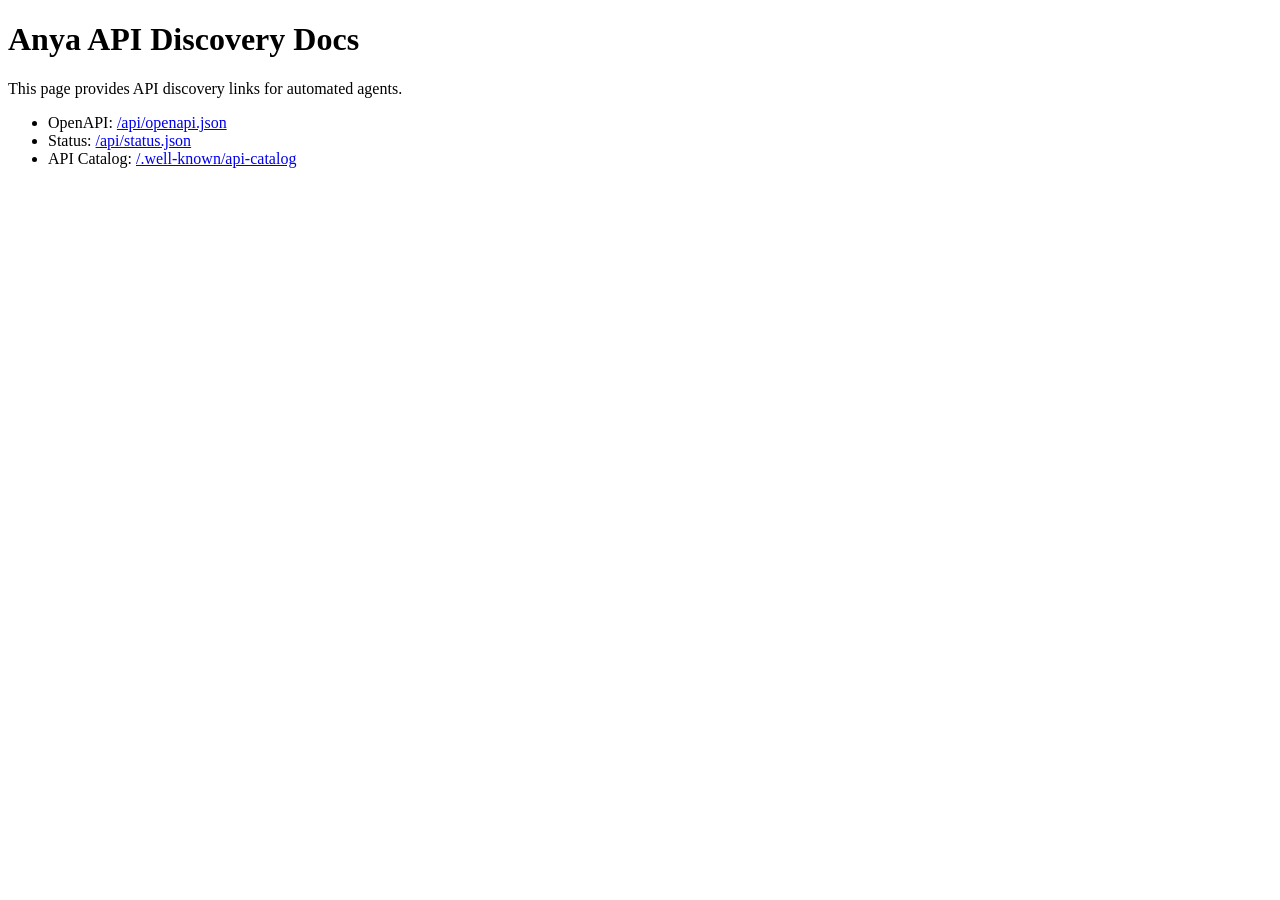
<file: docs/api/index.html>
<!DOCTYPE html>
<html lang="en">
<head>
  <meta charset="UTF-8" />
  <meta name="viewport" content="width=device-width, initial-scale=1.0" />
  <title>Anya API Discovery Docs</title>
  <meta name="robots" content="noindex, follow" />
</head>
<body>
  <main>
    <h1>Anya API Discovery Docs</h1>
    <p>This page provides API discovery links for automated agents.</p>
    <ul>
      <li>OpenAPI: <a href="/api/openapi.json">/api/openapi.json</a></li>
      <li>Status: <a href="/api/status.json">/api/status.json</a></li>
      <li>API Catalog: <a href="/.well-known/api-catalog">/.well-known/api-catalog</a></li>
    </ul>
  </main>
</body>
</html>
</file>
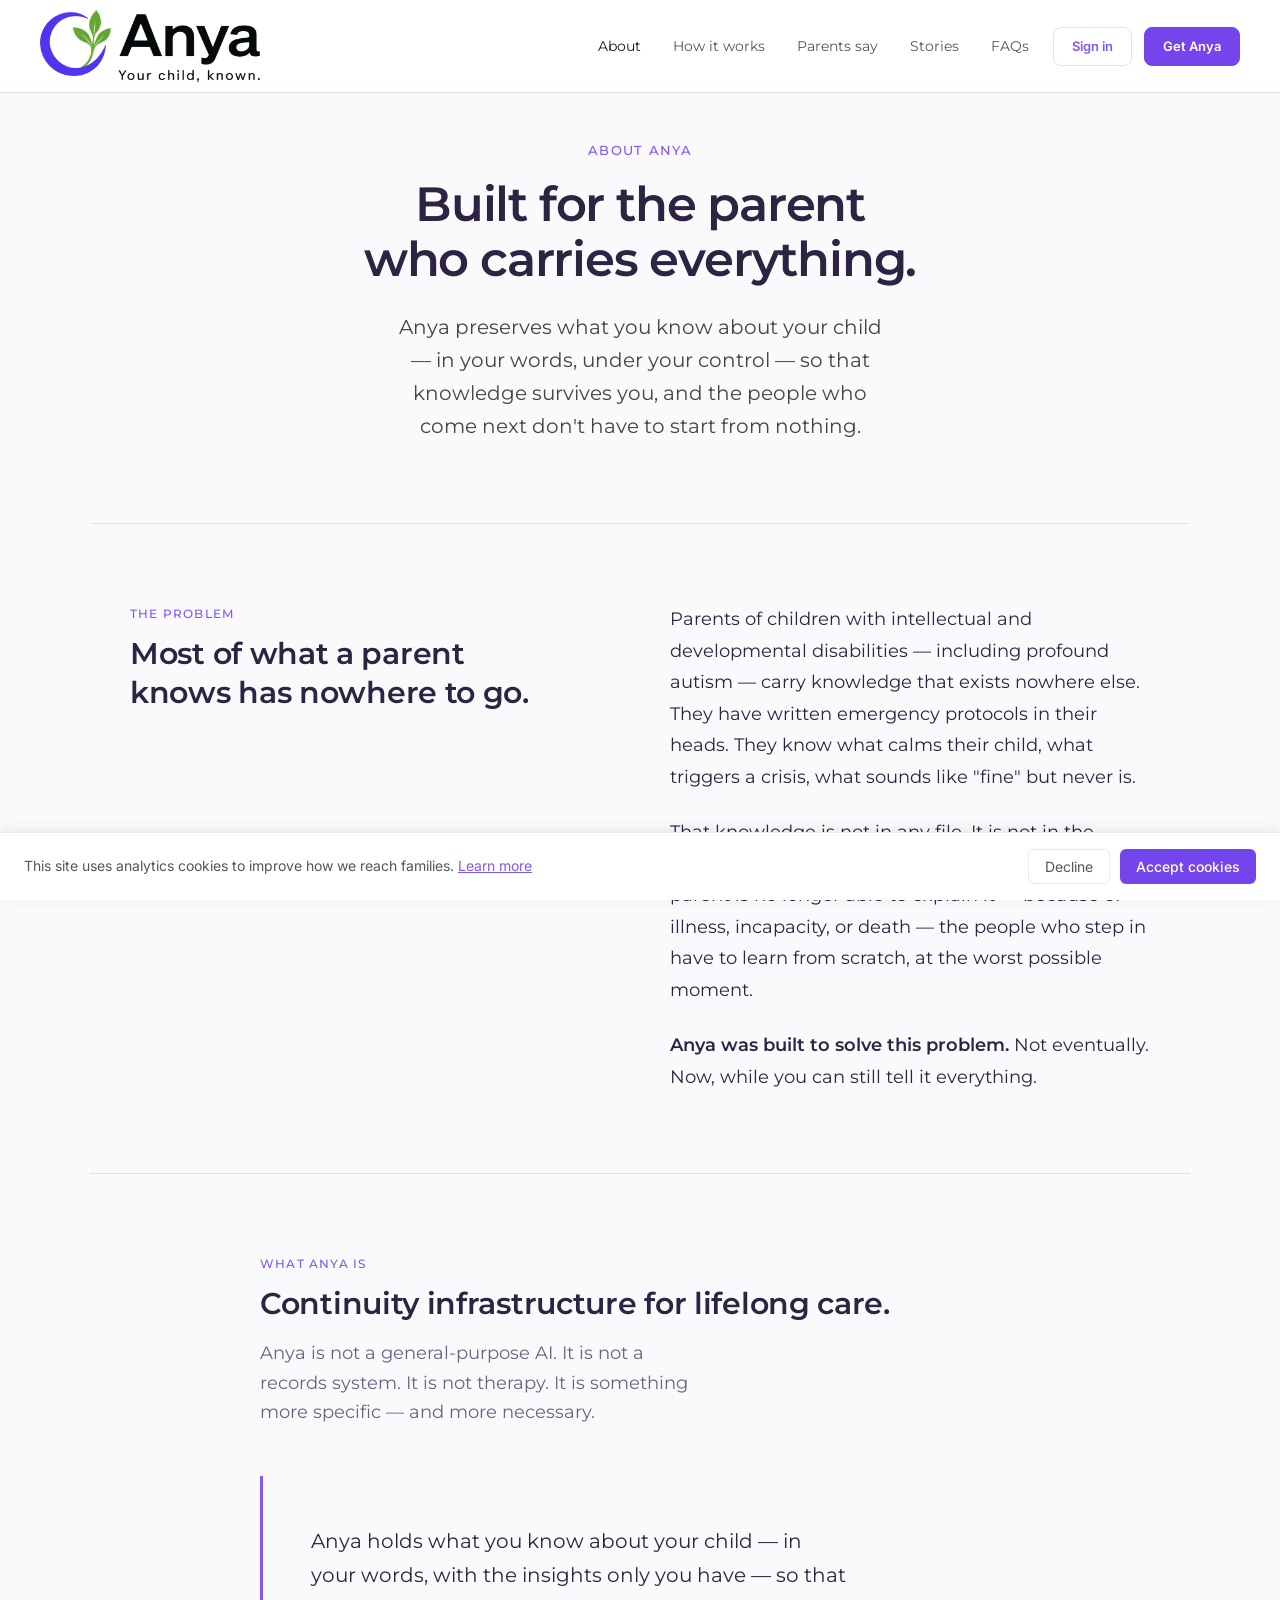
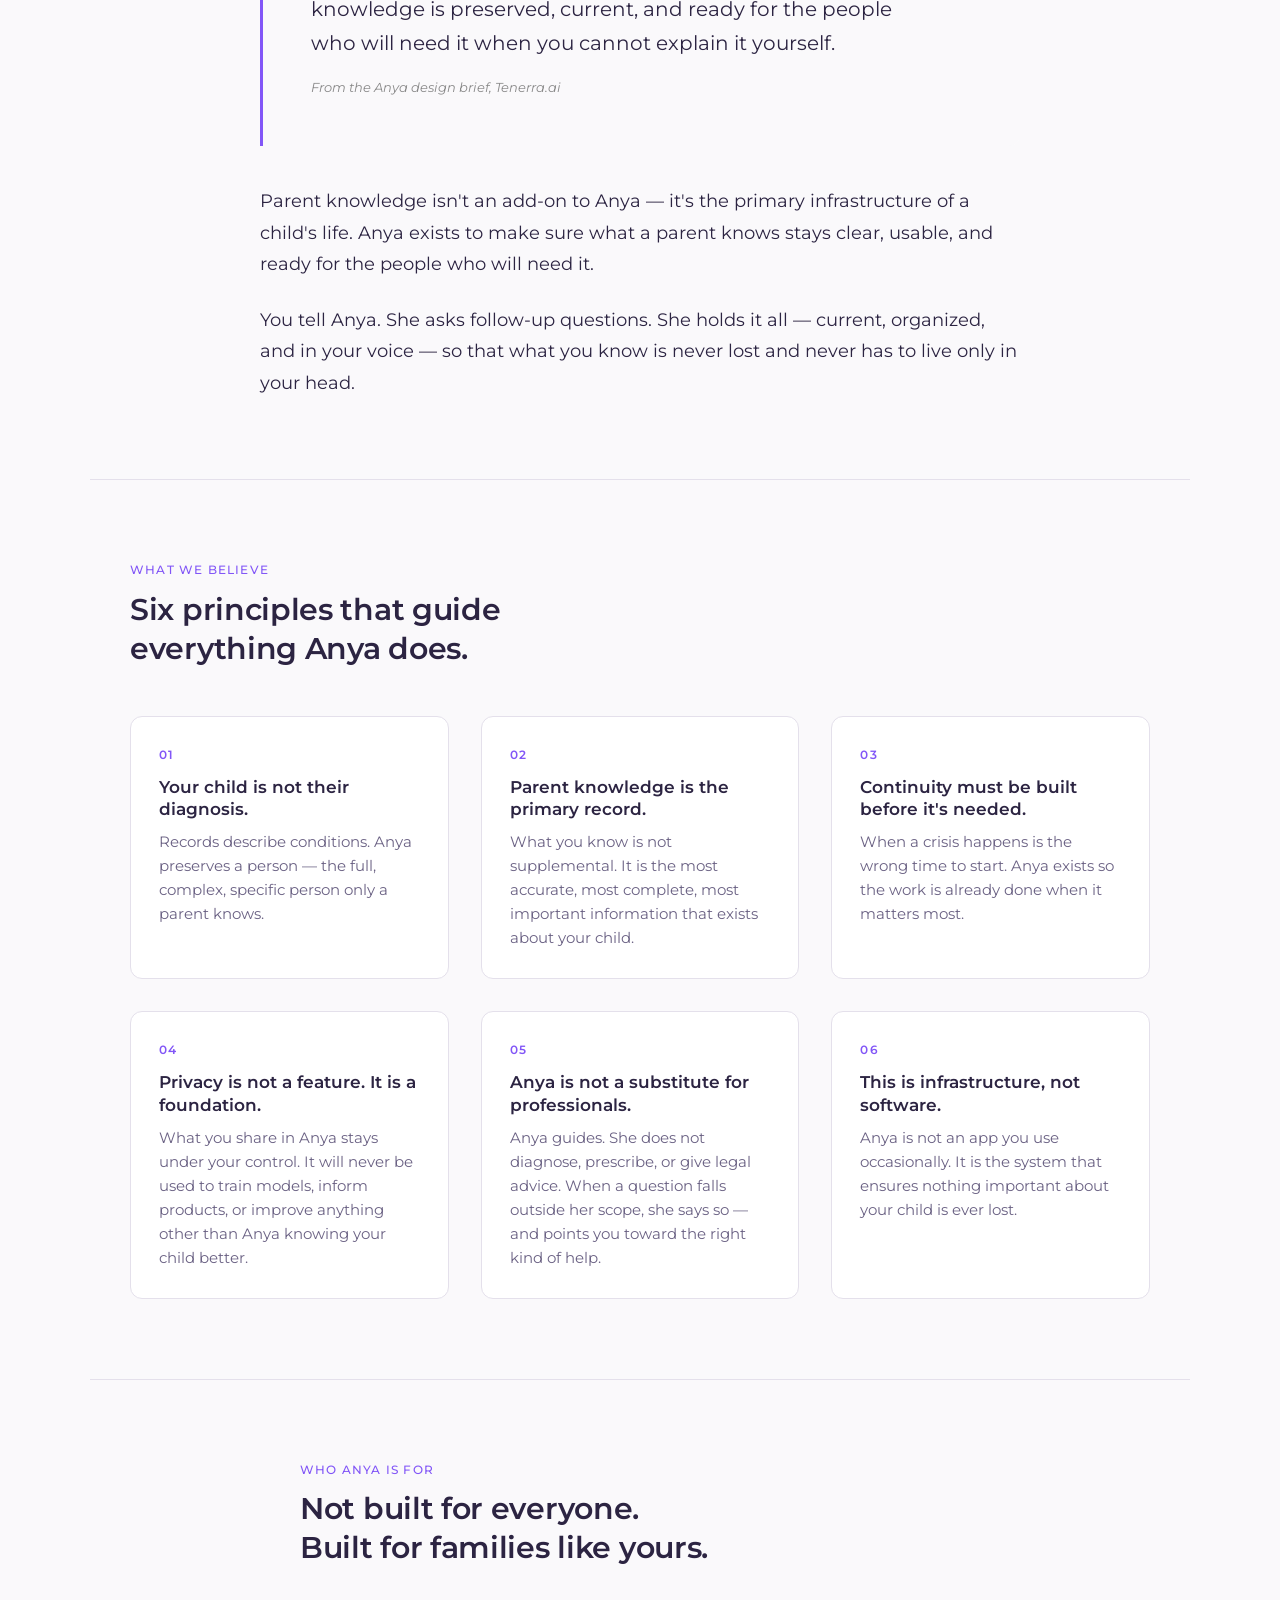
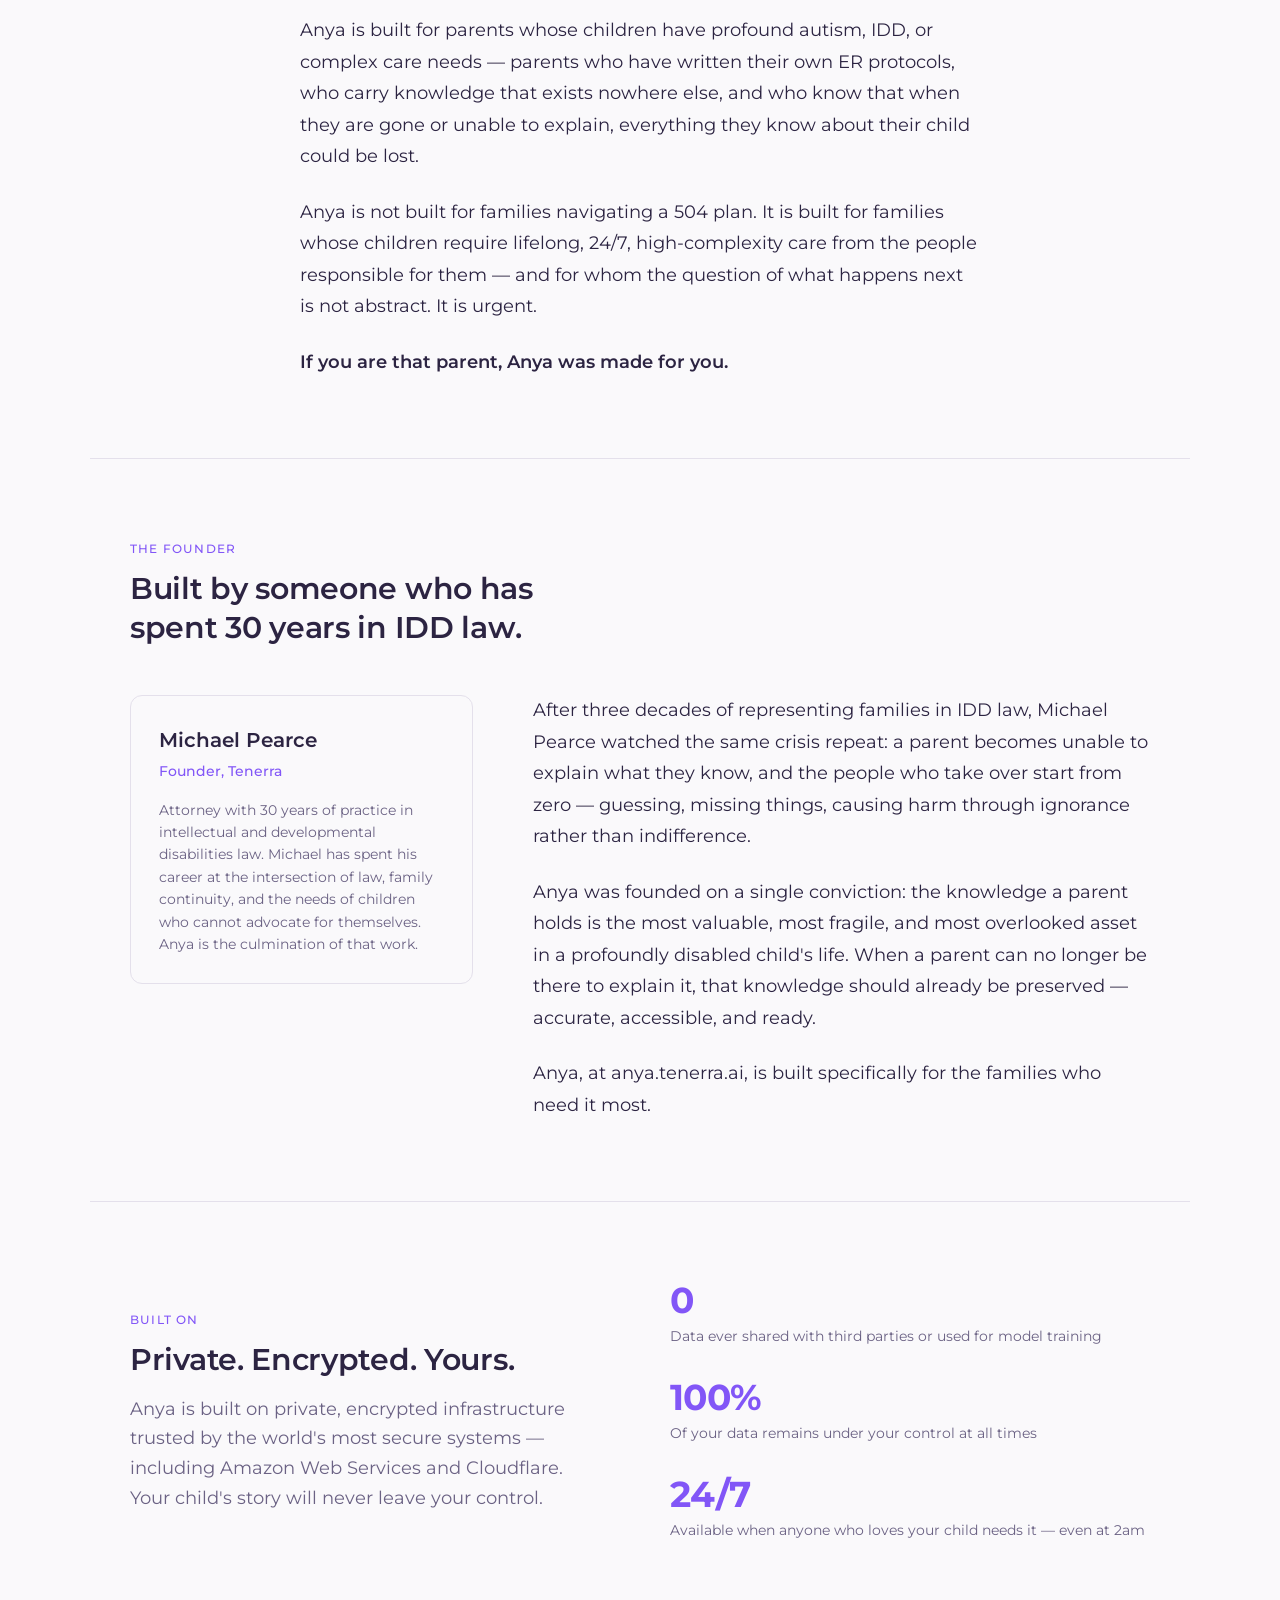
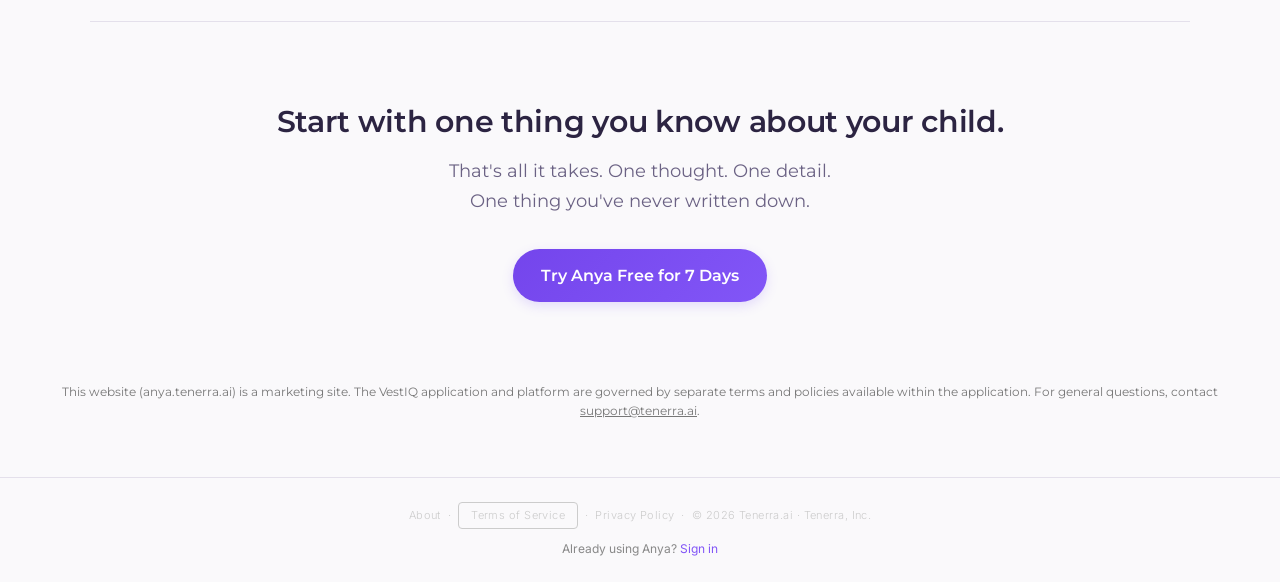
<file: about.html>
<!DOCTYPE html>
<html lang="en" prefix="og: https://ogp.me/ns#">
<head>
  <meta charset="UTF-8" />
  <meta name="viewport" content="width=device-width, initial-scale=1.0" />
  <title>About — Anya by Tenerra.ai</title>
  <meta name="description" content="Anya is built for parents of children with profound autism and IDD. Learn about the mission and the founder behind Anya." />
  <meta name="keywords" content="about Anya, Tenerra.ai, Michael Pearce, IDD, profound autism" />
  <meta name="theme-color" content="#8256F7" />
  <meta name="robots" content="index, follow" />
  <meta name="author" content="Tenerra.ai" />

  <!-- Open Graph -->
  <meta property="og:title" content="About Anya — Tenerra.ai" />
  <meta property="og:description" content="Anya preserves what a parent knows about their child — in their words, under their control — so that knowledge survives them, and the people who come next don't have to start from nothing." />
  <meta property="og:type" content="website" />
  <meta property="og:url" content="https://anya.tenerra.ai/about" />
  <meta property="og:image" content="https://anya.tenerra.ai/assets/images/og-image-v2.jpg" />
  <meta property="og:image:width" content="1200" />
  <meta property="og:image:height" content="630" />
  <meta property="og:image:alt" content="Anya — What you know about your child, preserved." />
  <meta property="og:site_name" content="Tenerra.ai" />
  <meta property="og:locale" content="en_US" />

  <!-- Twitter Card -->
  <meta name="twitter:card" content="summary_large_image" />
  <meta name="twitter:title" content="About Anya — Tenerra.ai" />
  <meta name="twitter:description" content="Anya preserves what a parent knows about their child — in their words, under their control — so that knowledge survives them, and the people who come next don't have to start from nothing." />
  <meta name="twitter:image" content="https://anya.tenerra.ai/assets/images/og-image-v2.jpg" />

  <link rel="canonical" href="https://anya.tenerra.ai/about" />

  <link rel="icon" type="image/png" sizes="32x32" href="/assets/images/favicon-32x32.png" />
  <link rel="icon" type="image/png" sizes="16x16" href="/assets/images/favicon-16x16.png" />
  <link rel="apple-touch-icon" sizes="180x180" href="/assets/images/apple-touch-icon.png" />

  <script type="application/ld+json">
  {
    "@context": "https://schema.org",
    "@graph": [

      {
        "@type": "WebPage",
        "@id": "https://anya.tenerra.ai/about/#webpage",
        "name": "About Anya — Tenerra.ai",
        "url": "https://anya.tenerra.ai/about",
        "description": "Anya preserves what a parent knows about their child with intellectual and developmental disabilities — in their words, under their control — so that knowledge survives them, outlasts the systems, and protects their child's continuity.",
        "inLanguage": "en-US",
        "isPartOf": { "@id": "https://anya.tenerra.ai/#website" },
        "publisher": { "@id": "https://anya.tenerra.ai/#organization" },
        "about": { "@id": "https://anya.tenerra.ai/#software" },
        "breadcrumb": { "@id": "https://anya.tenerra.ai/about/#breadcrumb" }
      },

      {
        "@type": "BreadcrumbList",
        "@id": "https://anya.tenerra.ai/about/#breadcrumb",
        "itemListElement": [
          {
            "@type": "ListItem",
            "position": 1,
            "name": "Home",
            "item": "https://anya.tenerra.ai/"
          },
          {
            "@type": "ListItem",
            "position": 2,
            "name": "About",
            "item": "https://anya.tenerra.ai/about"
          }
        ]
      },

      {
        "@type": "WebSite",
        "@id": "https://anya.tenerra.ai/#website",
        "name": "Anya by Tenerra",
        "url": "https://anya.tenerra.ai/",
        "description": "Anya preserves what you know about your child — the specific person, not the diagnosis — so that knowledge survives you, outlasts the systems, and protects their continuity.",
        "publisher": { "@id": "https://anya.tenerra.ai/#organization" },
        "inLanguage": "en-US"
      },

      {
        "@type": "Organization",
        "@id": "https://anya.tenerra.ai/#organization",
        "name": "Tenerra",
        "legalName": "Tenerra, Inc.",
        "alternateName": "Tenerra.ai",
        "url": "https://anya.tenerra.ai/",
        "description": "Tenerra builds continuity infrastructure for parents of children with intellectual and developmental disabilities, including profound autism and complex care needs.",
        "founder": { "@id": "https://anya.tenerra.ai/#michael-pearce" },
        "foundingDate": "2024",
        "knowsAbout": [
          "Intellectual and developmental disabilities",
          "Profound autism",
          "IDD law",
          "Parent knowledge preservation"
        ]
      },

      {
        "@type": "Person",
        "@id": "https://anya.tenerra.ai/#michael-pearce",
        "name": "Michael Pearce",
        "jobTitle": "Founder",
        "worksFor": { "@id": "https://anya.tenerra.ai/#organization" },
        "description": "Attorney with 30 years of practice in intellectual and developmental disabilities law. Founder of Tenerra and creator of Anya.",
        "knowsAbout": [
          "IDD law",
          "Intellectual and developmental disabilities",
          "Profound autism",
          "Family continuity planning"
        ]
      },

      {
        "@type": "SoftwareApplication",
        "@id": "https://anya.tenerra.ai/#software",
        "name": "Anya",
        "url": "https://anya.tenerra.ai/",
        "applicationCategory": "LifestyleApplication",
        "description": "Anya helps parents of children with intellectual and developmental disabilities, autism, neurodevelopmental disabilities, and complex behavioral health needs capture what they know about their child—so others can better understand and support them.",
        "operatingSystem": "Web",
        "provider": { "@id": "https://anya.tenerra.ai/#organization" },
        "audience": {
          "@type": "PeopleAudience",
          "audienceType": "Parents of children with intellectual and developmental disabilities, profound autism, and complex care needs"
        },
        "offers": {
          "@type": "Offer",
          "name": "Anya Annual Subscription",
          "price": "199.00",
          "priceCurrency": "USD",
          "description": "7-day free trial. Annual subscription at $199/year. Cancel any time before day 7 at no charge.",
          "eligibleRegion": {
            "@type": "Country",
            "name": "US"
          }
        }
      }

    ]
  }
  </script>

  <link rel="preconnect" href="https://fonts.googleapis.com" />
  <link rel="preconnect" href="https://fonts.gstatic.com" crossorigin />
  <link href="https://fonts.googleapis.com/css2?family=Inter:wght@400;500;600&amp;family=DM+Serif+Display:ital@0;1&amp;family=Montserrat:wght@400;500;600&amp;display=swap" rel="stylesheet" />
  <link rel="stylesheet" href="/assets/css/shared.css" />

  <style>


    /* ─── FOOTER ─── */

    /* ─── LAYOUT ─── */
    .container {
      max-width: 1100px;
      margin: 0 auto;
      padding: 0 2.5rem;
    }
    .container-narrow {
      max-width: 760px;
      margin: 0 auto;
      padding: 0 2.5rem;
    }

    /* ─── ABOUT PAGE HERO ─── */
    .about-hero {
      padding-top: 140px;
      padding-bottom: 80px;
      text-align: center;
    }
    .about-hero .eyebrow {
      font-size: 13px;
      font-weight: 500;
      letter-spacing: 0.1em;
      text-transform: uppercase;
      color: var(--color-primary);
      margin-bottom: var(--space-2);
    }
    .about-hero h1 {
      font-size: 48px;
      line-height: 1.15;
      font-weight: 600;
      letter-spacing: -0.025em;
      color: var(--color-text-primary);
      max-width: 720px;
      margin: 0 auto var(--space-3);
      text-wrap: balance;
    }
    .about-hero .lead {
      font-size: 20px;
      line-height: 1.65;
      color: #444;
      max-width: 620px;
      margin: 0 auto;
      text-wrap: balance;
    }

    /* ─── DIVIDER ─── */
    .section-divider {
      height: 1px;
      background: var(--color-border);
      max-width: 1100px;
      margin: 0 auto;
    }

    /* ─── SECTION LAYOUT ─── */
    .about-section {
      padding: 80px 0;
    }
    .about-section.bg-soft {
      background: var(--color-primary-soft);
    }

    .section-header {
      margin-bottom: 48px;
    }
    .section-header .eyebrow {
      font-size: 12px;
      font-weight: 500;
      letter-spacing: 0.1em;
      text-transform: uppercase;
      color: var(--color-primary);
      margin-bottom: 10px;
    }
    .section-header h2 {
      font-size: 30px;
      line-height: 1.3;
      font-weight: 600;
      color: var(--color-text-primary);
      margin-bottom: var(--space-2);
      text-wrap: balance;
    }
    .section-header p {
      font-size: 18px;
      line-height: 1.65;
      color: var(--color-text-secondary);
      max-width: 560px;
      margin-bottom: 0;
      text-wrap: balance;
    }

    /* ─── PROSE BODY ─── */
    .prose p {
      font-size: 18px;
      line-height: 1.75;
      color: var(--color-text-primary);
      margin-bottom: var(--space-3);
    }
    .prose p:last-child { margin-bottom: 0; }
    .prose strong { font-weight: 600; color: var(--color-text-primary); }
    .prose em { font-style: italic; color: var(--color-text-secondary); }

    /* ─── TWO-COLUMN LAYOUT ─── */
    .two-col {
      display: grid;
      grid-template-columns: 1fr 1fr;
      gap: 60px;
      align-items: start;
    }
    @media (max-width: 780px) {
      .two-col {
        grid-template-columns: 1fr;
        gap: 40px;
      }
    }

    /* ─── PRINCIPLE CARDS ─── */
    .principle-grid {
      display: grid;
      grid-template-columns: repeat(3, 1fr);
      gap: 32px;
    }
    @media (max-width: 900px) {
      .principle-grid { grid-template-columns: 1fr 1fr; }
    }
    @media (max-width: 600px) {
      .principle-grid { grid-template-columns: 1fr; }
    }

    .principle-card {
      padding: 28px;
      border: 1px solid var(--color-border);
      border-radius: 12px;
      background: #fff;
    }
    .principle-card .number {
      font-size: 12px;
      font-weight: 600;
      letter-spacing: 0.1em;
      color: var(--color-primary);
      margin-bottom: 12px;
    }
    .principle-card h3 {
      font-size: 17px;
      font-weight: 600;
      color: var(--color-text-primary);
      margin-bottom: 10px;
      line-height: 1.3;
    }
    .principle-card p {
      font-size: 15px;
      line-height: 1.6;
      color: var(--color-text-secondary);
      margin-bottom: 0;
    }

    /* ─── FOUNDER BLOCK ─── */
    .founder-block {
      display: grid;
      grid-template-columns: 1fr 1.8fr;
      gap: 60px;
      align-items: start;
    }
    @media (max-width: 780px) {
      .founder-block {
        grid-template-columns: 1fr;
        gap: 36px;
      }
    }
    .founder-meta {
      padding: 28px;
      background: var(--color-primary-soft);
      border: 1px solid var(--color-border);
      border-radius: 12px;
    }
    .founder-meta .name {
      font-size: 20px;
      font-weight: 600;
      color: var(--color-text-primary);
      margin-bottom: 4px;
    }
    .founder-meta .title {
      font-size: 14px;
      color: var(--color-primary);
      font-weight: 500;
      margin-bottom: 16px;
    }
    .founder-meta .bio-detail {
      font-size: 14px;
      line-height: 1.6;
      color: var(--color-text-secondary);
      margin-bottom: 0;
    }

    /* ─── MISSION STATEMENT ─── */
    .mission-statement {
      padding: 48px;
      background: var(--color-primary-soft);
      border-left: 3px solid var(--color-primary);
      border-radius: 0 12px 12px 0;
      max-width: 760px;
    }
    .mission-statement p {
      font-size: 20px;
      line-height: 1.7;
      color: var(--color-text-primary);
      font-weight: 400;
      margin-bottom: 0;
      text-wrap: balance;
    }
    .mission-statement .attribution {
      font-size: 13px;
      color: #888;
      margin-top: 16px;
      font-style: italic;
    }

    /* ─── CTA BAND ─── */
    .cta-band {
      padding: 80px 0;
      text-align: center;
    }
    .cta-band h2 {
      font-size: 30px;
      line-height: 1.3;
      font-weight: 600;
      color: var(--color-text-primary);
      margin-bottom: var(--space-2);
      text-wrap: balance;
    }
    .cta-band p {
      font-size: 18px;
      line-height: 1.65;
      color: var(--color-text-secondary);
      max-width: 500px;
      margin: 0 auto var(--space-4);
      text-wrap: balance;
    }
    .cta-band .cta-primary {
      background: linear-gradient(135deg, var(--color-primary-strong) 0%, var(--color-primary) 100%);
      color: #fff;
      border: none;
      border-radius: 28px;
      padding: 14px 28px;
      font-family: 'Montserrat', -apple-system, sans-serif;
      font-size: 16px;
      font-weight: 600;
      cursor: pointer;
      text-decoration: none;
      display: inline-block;
      box-shadow: 0 4px 12px rgba(130, 86, 247, 0.18);
      transition: transform 0.1s ease, box-shadow 0.1s ease;
    }
    .cta-band .cta-primary:hover {
      transform: translateY(-1px);
      box-shadow: 0 6px 14px rgba(130, 86, 247, 0.25);
    }

    /* ─── STAT ROW ─── */
    .stat-row {
      display: flex;
      gap: 48px;
      flex-wrap: wrap;
    }
    .stat-item {
      flex: 1;
      min-width: 160px;
    }
    .stat-item .value {
      font-size: 36px;
      font-weight: 700;
      color: var(--color-primary);
      line-height: 1;
      margin-bottom: 8px;
      letter-spacing: -0.02em;
    }
    .stat-item .label {
      font-size: 14px;
      line-height: 1.5;
      color: var(--color-text-secondary);
    }

    /* ─── MOBILE PACING ─── */
    @media (max-width: 768px) {
      /* Hero */
      .about-hero { padding-top: 110px; padding-bottom: 60px; }
      .about-hero h1 { font-size: 30px; }
      .about-hero .lead { font-size: 17px; }

      /* Sections */
      .about-section { padding: 56px 0; }
      .container, .container-narrow { padding: 0 1.25rem; }

      /* Section headers */
      .section-header h2 { font-size: 24px; }
      .section-header p { font-size: 16px; }

      /* Prose */
      .prose p { font-size: 16px; line-height: 1.7; }

      /* Mission statement */
      .mission-statement { padding: 28px 20px; }
      .mission-statement p { font-size: 17px; }

      /* Stat row */
      .stat-item .value { font-size: 28px; }

      /* CTA band */
      .cta-band { padding: 60px 0; }
      .cta-band h2 { font-size: 24px; }
      .cta-band p { font-size: 16px; }
      .cta-band .cta-primary { width: 100%; max-width: 340px; text-align: center; }
    }

    @media (max-width: 600px) {
      /* Principle cards */
      .principle-card { padding: 20px; }

      /* Section dividers — match container side padding */
      .section-divider { margin: 0 1.25rem; }
    }

  </style>
</head>
<body>

  <!-- NAV -->
  <nav class="nav">
    <a href="/" class="nav-wordmark" aria-label="Anya — Your child, known. Home"><img class="nav-logo" src="/assets/images/anya-logo-your-child-known.webp" alt="Anya — Your child, known." width="730" height="240" /></a>
    <ul class="nav-links">
      <li><a href="/about" class="nav-link" aria-current="page">About</a></li>
      <li><a href="/how-it-works" class="nav-link">How it works</a></li>
      <li><a href="/testimonials" class="nav-link">Parents say</a></li>
      <li><a href="/stories" class="nav-link">Stories</a></li>
      <li><a href="/faqs" class="nav-link">FAQs</a></li>
    </ul>

    <!-- More dropdown: visible when nav-links are hidden (≤860px) -->
    <div class="nav-more">
      <button class="nav-more-trigger" aria-expanded="false" aria-controls="more-menu">
        More
        <svg width="12" height="12" viewBox="0 0 12 12" fill="none">
          <path d="M2 4l4 4 4-4" stroke="#555" stroke-width="1.5" stroke-linecap="round" stroke-linejoin="round"/>
        </svg>
      </button>
      <div class="nav-more-menu" id="more-menu" role="menu">
        <a href="/about">About</a>
        <a href="/how-it-works">How it works</a>
        <a href="/testimonials">Parents say</a>
        <a href="/stories">Stories</a>
        <a href="/faqs">FAQs</a>
      </div>
    </div>

    <!-- Primary CTA -->
    <div class="nav-actions">
      <a href="https://app.vestlife.com" target="_blank" rel="noopener noreferrer" class="nav-signin">Sign in</a>
      <a href="https://app.vestlife.com" target="_blank" rel="noopener noreferrer" class="nav-cta">Get Anya</a>
    </div>
    <button class="nav-hamburger" aria-label="Menu" aria-expanded="false" aria-controls="mobileMenu">
      <svg width="20" height="20" viewBox="0 0 20 20" fill="none">
        <path d="M3 5h14M3 10h14M3 15h14" stroke="#1a1a1a" stroke-width="1.5" stroke-linecap="round"/>
      </svg>
    </button>
  </nav>
  <div class="nav-mobile-menu" id="mobileMenu">
    <a href="/about">About</a>
    <a href="/how-it-works">How it works</a>
    <a href="/testimonials">Parents say</a>
    <a href="/stories">Stories</a>
    <a href="/faqs">FAQs</a>
    <a href="https://app.vestlife.com" target="_blank" rel="noopener noreferrer">Sign in</a>
    <a href="https://app.vestlife.com" target="_blank" rel="noopener noreferrer">Get Anya</a>
  </div>


  <main id="main-content">

    <!-- HERO -->
    <section class="about-hero">
      <div class="container">
        <p class="eyebrow">About Anya</p>
        <h1>Built for the parent who carries everything.</h1>
        <p class="lead">Anya preserves what you know about your child — in your words, under your control — so that knowledge survives you, and the people who come next don't have to start from nothing.</p>
      </div>
    </section>

    <div class="section-divider"></div>

    <!-- THE PROBLEM -->
    <section class="about-section">
      <div class="container">
        <div class="two-col">
          <div class="section-header" style="margin-bottom:0;">
            <p class="eyebrow">The Problem</p>
            <h2>Most of what a parent knows has nowhere to go.</h2>
          </div>
          <div class="prose">
            <p>Parents of children with intellectual and developmental disabilities — including profound autism — carry knowledge that exists nowhere else. They have written emergency protocols in their heads. They know what calms their child, what triggers a crisis, what sounds like "fine" but never is.</p>
            <p>That knowledge is not in any file. It is not in the records. It lives only in the parent. And when that parent is no longer able to explain it — because of illness, incapacity, or death — the people who step in have to learn from scratch, at the worst possible moment.</p>
            <p><strong>Anya was built to solve this problem.</strong> Not eventually. Now, while you can still tell it everything.</p>
          </div>
        </div>
      </div>
    </section>

    <div class="section-divider"></div>

    <!-- WHAT ANYA IS -->
    <section class="about-section bg-soft">
      <div class="container">
        <div style="max-width:760px;margin:0 auto;">
          <div class="section-header">
            <p class="eyebrow">What Anya Is</p>
            <h2>Continuity infrastructure for lifelong care.</h2>
            <p>Anya is not a general-purpose AI. It is not a records system. It is not therapy. It is something more specific — and more necessary.</p>
          </div>

          <div class="mission-statement">
            <p>Anya holds what you know about your child — in your words, with the insights only you have — so that knowledge is preserved, current, and ready for the people who will need it when you cannot explain it yourself.</p>
            <p class="attribution">From the Anya design brief, Tenerra.ai</p>
          </div>

          <div class="prose" style="margin-top:40px;">
            <p>Parent knowledge isn't an add-on to Anya — it's the primary infrastructure of a child's life. Anya exists to make sure what a parent knows stays clear, usable, and ready for the people who will need it.</p>
            <p>You tell Anya. She asks follow-up questions. She holds it all — current, organized, and in your voice — so that what you know is never lost and never has to live only in your head.</p>
          </div>
        </div>
      </div>
    </section>

    <div class="section-divider"></div>

    <!-- PRINCIPLES -->
    <section class="about-section">
      <div class="container">
        <div class="section-header" style="max-width:580px;">
          <p class="eyebrow">What We Believe</p>
          <h2>Six principles that guide everything Anya does.</h2>
        </div>

        <div class="principle-grid">

          <div class="principle-card">
            <p class="number">01</p>
            <h3>Your child is not their diagnosis.</h3>
            <p>Records describe conditions. Anya preserves a person — the full, complex, specific person only a parent knows.</p>
          </div>

          <div class="principle-card">
            <p class="number">02</p>
            <h3>Parent knowledge is the primary record.</h3>
            <p>What you know is not supplemental. It is the most accurate, most complete, most important information that exists about your child.</p>
          </div>

          <div class="principle-card">
            <p class="number">03</p>
            <h3>Continuity must be built before it's needed.</h3>
            <p>When a crisis happens is the wrong time to start. Anya exists so the work is already done when it matters most.</p>
          </div>

          <div class="principle-card">
            <p class="number">04</p>
            <h3>Privacy is not a feature. It is a foundation.</h3>
            <p>What you share in Anya stays under your control. It will never be used to train models, inform products, or improve anything other than Anya knowing your child better.</p>
          </div>

          <div class="principle-card">
            <p class="number">05</p>
            <h3>Anya is not a substitute for professionals.</h3>
            <p>Anya guides. She does not diagnose, prescribe, or give legal advice. When a question falls outside her scope, she says so — and points you toward the right kind of help.</p>
          </div>

          <div class="principle-card">
            <p class="number">06</p>
            <h3>This is infrastructure, not software.</h3>
            <p>Anya is not an app you use occasionally. It is the system that ensures nothing important about your child is ever lost.</p>
          </div>

        </div>
      </div>
    </section>

    <div class="section-divider"></div>

    <!-- WHO ANYA IS FOR -->
    <section class="about-section bg-soft">
      <div class="container-narrow">
        <div class="section-header">
          <p class="eyebrow">Who Anya Is For</p>
          <h2>Not built for everyone. Built for families like yours.</h2>
        </div>

        <div class="prose">
          <p>Anya is built for parents whose children have profound autism, IDD, or complex care needs — parents who have written their own ER protocols, who carry knowledge that exists nowhere else, and who know that when they are gone or unable to explain, everything they know about their child could be lost.</p>
          <p>Anya is not built for families navigating a 504 plan. It is built for families whose children require lifelong, 24/7, high-complexity care from the people responsible for them — and for whom the question of what happens next is not abstract. It is urgent.</p>
          <p><strong>If you are that parent, Anya was made for you.</strong></p>
        </div>
      </div>
    </section>

    <div class="section-divider"></div>

    <!-- FOUNDER -->
    <section class="about-section">
      <div class="container">
        <div class="section-header" style="max-width:580px;">
          <p class="eyebrow">The Founder</p>
          <h2>Built by someone who has spent 30 years in IDD law.</h2>
        </div>

        <div class="founder-block">
          <div class="founder-meta">
            <p class="name">Michael Pearce</p>
            <p class="title">Founder, Tenerra</p>
            <p class="bio-detail">Attorney with 30 years of practice in intellectual and developmental disabilities law. Michael has spent his career at the intersection of law, family continuity, and the needs of children who cannot advocate for themselves. Anya is the culmination of that work.</p>
          </div>
          <div class="prose">
            <p>After three decades of representing families in IDD law, Michael Pearce watched the same crisis repeat: a parent becomes unable to explain what they know, and the people who take over start from zero — guessing, missing things, causing harm through ignorance rather than indifference.</p>
            <p>Anya was founded on a single conviction: the knowledge a parent holds is the most valuable, most fragile, and most overlooked asset in a profoundly disabled child's life. When a parent can no longer be there to explain it, that knowledge should already be preserved — accurate, accessible, and ready.</p>
            <p>Anya, at anya.tenerra.ai, is built specifically for the families who need it most.</p>
          </div>
        </div>
      </div>
    </section>

    <div class="section-divider"></div>

    <!-- BUILT ON -->
    <section class="about-section">
      <div class="container">
        <div class="two-col" style="align-items:center;">
          <div>
            <div class="section-header" style="margin-bottom:0;">
              <p class="eyebrow">Built On</p>
              <h2>Private. Encrypted. Yours.</h2>
              <p style="margin-top:16px;">Anya is built on private, encrypted infrastructure trusted by the world's most secure systems — including Amazon Web Services and Cloudflare. Your child's story will never leave your control.</p>
            </div>
          </div>
          <div class="stat-row" style="flex-direction:column;gap:32px;">
            <div class="stat-item">
              <div class="value">0</div>
              <div class="label">Data ever shared with third parties or used for model training</div>
            </div>
            <div class="stat-item">
              <div class="value">100%</div>
              <div class="label">Of your data remains under your control at all times</div>
            </div>
            <div class="stat-item">
              <div class="value">24/7</div>
              <div class="label">Available when anyone who loves your child needs it — even at 2am</div>
            </div>
          </div>
        </div>
      </div>
    </section>

    <div class="section-divider"></div>

    <!-- CTA -->
    <section class="cta-band">
      <div class="container">
        <h2>Start with one thing you know about your child.</h2>
        <p>That's all it takes. One thought. One detail. One thing you've never written down.</p>
        <a href="https://app.vestlife.com" target="_blank" rel="noopener noreferrer" class="cta-primary">Try Anya Free for 7 Days</a>
      </div>
    </section>

    <p style="font-size:12px;color:var(--color-text-muted);text-align:center;padding:0 1.5rem 2rem;">This website (anya.tenerra.ai) is a marketing site. The VestIQ application and platform are governed by separate terms and policies available within the application. For general questions, contact <a href="mailto:support@tenerra.ai" style="color:inherit;text-decoration:underline;">support@tenerra.ai</a>.</p>

  </main>

  <!-- FOOTER -->
  <footer class="footer">
    <p class="footer-legal-text">
      <a href="/about" class="footer-legal-link">About</a> &nbsp;&middot;&nbsp; <a href="/terms" class="footer-legal-link footer-legal-link--button">Terms of Service</a> &nbsp;·&nbsp; <a href="/privacy" class="footer-legal-link">Privacy Policy</a> &nbsp;·&nbsp; © 2026 Tenerra.ai · Tenerra, Inc.
    </p>
    <p class="footer-signin-note">Already using Anya? <a href="https://app.vestlife.com" target="_blank" rel="noopener noreferrer" class="footer-signin-link">Sign in</a></p>
  </footer>


  <!-- ── Cookie Consent Banner ── -->
  <div id="cookie-banner" class="cookie-banner" role="dialog" aria-label="Cookie consent" aria-live="polite">
    <span>This site uses analytics cookies to improve how we reach families. <a href="/privacy">Learn more</a></span>
    <div class="cookie-banner-actions">
      <button onclick="setConsent('denied')" class="cookie-btn cookie-btn-decline">Decline</button>
      <button onclick="setConsent('granted')" class="cookie-btn cookie-btn-accept">Accept cookies</button>
    </div>
  </div>
  <script>
    /* ── GA Consent Management ── */
    (function () {
      var GA_ID = 'G-26WJ4LRG87';
      function loadGA() {
        var s = document.createElement('script');
        s.async = true;
        s.src = 'https://www.googletagmanager.com/gtag/js?id=' + GA_ID;
        document.head.appendChild(s);
        window.dataLayer = window.dataLayer || [];
        function gtag() { dataLayer.push(arguments); }
        window.gtag = gtag;
        gtag('js', new Date());
        gtag('config', GA_ID);
      }
      window.setConsent = function (choice) {
        try { localStorage.setItem('ga_consent', choice); } catch (e) {}
        var banner = document.getElementById('cookie-banner');
        if (banner) banner.style.display = 'none';
        if (choice === 'granted') loadGA();
      };
      var consent;
      try { consent = localStorage.getItem('ga_consent'); } catch (e) {}
      if (consent === 'granted') {
        loadGA();
      } else if (!consent) {
        var banner = document.getElementById('cookie-banner');
        if (banner) banner.style.display = 'flex';
      }
    })();
  </script>

  <script>
    /* ─── MORE DROPDOWN ─── */
    document.addEventListener('DOMContentLoaded', function () {
      var moreTrigger = document.querySelector('.nav-more-trigger');
      var moreMenu    = document.getElementById('more-menu');
      if (!moreTrigger || !moreMenu) return;
      function openMore()  { moreTrigger.setAttribute('aria-expanded', 'true');  moreMenu.style.display = 'block'; }
      function closeMore() { moreTrigger.setAttribute('aria-expanded', 'false'); moreMenu.style.display = ''; }
      function isMoreOpen() { return moreTrigger.getAttribute('aria-expanded') === 'true'; }
      moreTrigger.addEventListener('click', function (e) { e.stopPropagation(); isMoreOpen() ? closeMore() : openMore(); });
      document.addEventListener('click', function (e) { if (!moreMenu.contains(e.target) && e.target !== moreTrigger) closeMore(); });
      document.addEventListener('keydown', function (e) { if (e.key === 'Escape' && isMoreOpen()) { closeMore(); moreTrigger.focus(); } });
    });
    /* ─── NAV HAMBURGER ─── */
    document.addEventListener('DOMContentLoaded', function () {
      var btn   = document.querySelector('.nav-hamburger');
      var mMenu = document.getElementById('mobileMenu');
      if (!btn || !mMenu) return;
      function openMenu()  { mMenu.classList.add('open'); btn.setAttribute('aria-expanded', 'true'); document.body.style.overflow = 'hidden'; }
      function closeMenu() { mMenu.classList.remove('open'); btn.setAttribute('aria-expanded', 'false'); document.body.style.overflow = ''; }
      function isOpen() { return mMenu.classList.contains('open'); }
      btn.setAttribute('aria-expanded', 'false');
      btn.setAttribute('aria-controls', 'mobileMenu');
      btn.addEventListener('click', function (e) { e.stopPropagation(); isOpen() ? closeMenu() : openMenu(); });
      mMenu.querySelectorAll('a').forEach(function (link) { link.addEventListener('click', closeMenu); });
      document.addEventListener('click', function (e) { if (!mMenu.contains(e.target) && e.target !== btn) closeMenu(); });
      document.addEventListener('keydown', function (e) { if (e.key === 'Escape' && isOpen()) { closeMenu(); btn.focus(); } });
    });
  </script>
</body>
</html>
</file>
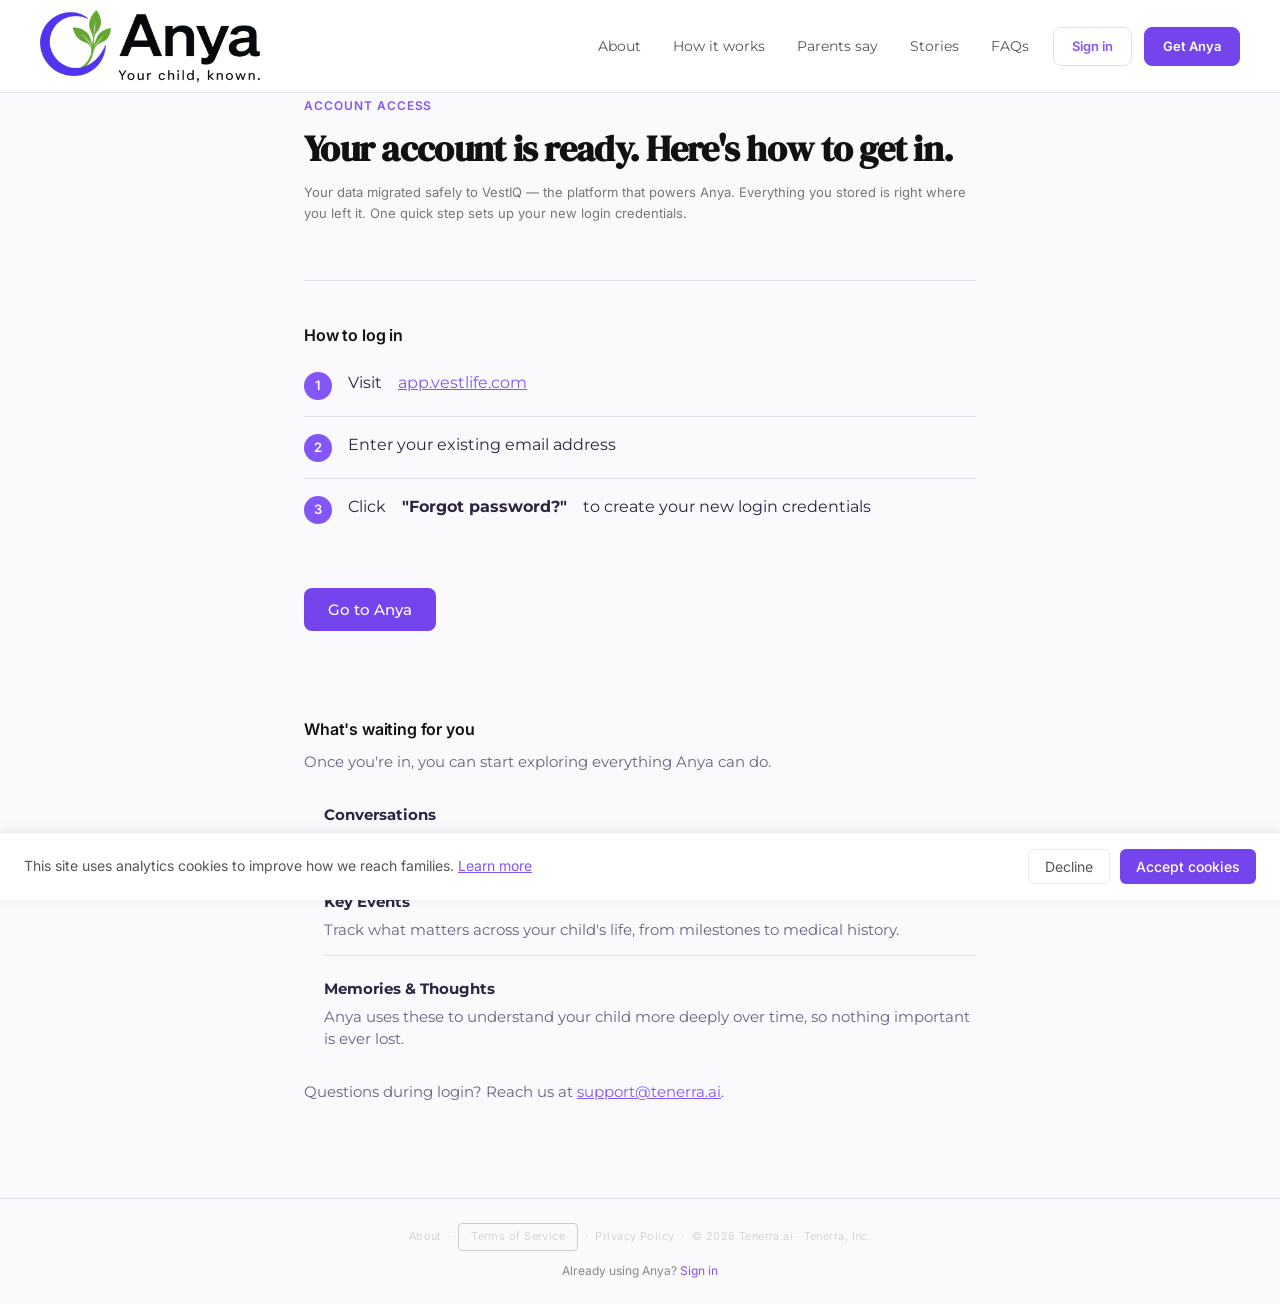
<file: activate.html>
<!DOCTYPE html>
<html lang="en">
<head>
  <meta charset="UTF-8" />
  <meta name="viewport" content="width=device-width, initial-scale=1.0" />
  <title>Access Your Anya Account — Tenerra.ai</title>
  <meta name="description" content="Your account has been migrated to VestIQ. Here is how to set your new password and log in to Anya." />
  <meta name="robots" content="noindex, nofollow" />
  <meta name="author" content="Tenerra.ai" />
  <meta name="theme-color" content="#8256F7" />

  <link rel="canonical" href="https://anya.tenerra.ai/activate" />
  <link rel="icon" type="image/png" sizes="32x32" href="/assets/images/favicon-32x32.png" />
  <link rel="icon" type="image/png" sizes="16x16" href="/assets/images/favicon-16x16.png" />
  <link rel="apple-touch-icon" sizes="180x180" href="/assets/images/apple-touch-icon.png" />

  <link rel="preconnect" href="https://fonts.googleapis.com" />
  <link rel="preconnect" href="https://fonts.gstatic.com" crossorigin />
  <link href="https://fonts.googleapis.com/css2?family=Inter:wght@400;500;600&amp;family=DM+Serif+Display:ital@0;1&amp;family=Montserrat:wght@400;500;600&amp;display=swap" rel="stylesheet" />
  <link rel="stylesheet" href="/assets/css/shared.css" />

  <style>
    .activate-steps {
      list-style: none;
      counter-reset: steps;
      margin: 0 0 var(--space-5) 0;
      padding: 0;
    }
    .activate-steps li {
      counter-increment: steps;
      display: flex;
      gap: 16px;
      align-items: flex-start;
      padding: 16px 0;
      border-bottom: 1px solid var(--color-border);
      line-height: 1.5;
    }
    .activate-steps li:last-child {
      border-bottom: none;
    }
    .activate-steps li::before {
      content: counter(steps);
      display: flex;
      align-items: center;
      justify-content: center;
      width: 28px;
      height: 28px;
      min-width: 28px;
      background: var(--color-primary);
      color: #fff;
      border-radius: 50%;
      font-family: var(--font-ui);
      font-size: 13px;
      font-weight: 600;
      margin-top: 1px;
    }
    .activate-features {
      list-style: none;
      padding: 0;
      margin: 0 0 var(--space-4) 0;
    }
    .activate-features li {
      display: flex;
      flex-direction: column;
      gap: 4px;
      padding: 14px 0;
      border-bottom: 1px solid var(--color-border);
    }
    .activate-features li strong {
      font-size: 15px;
      color: var(--color-text-primary);
    }
    .activate-features li span {
      font-size: 15px;
      color: var(--color-text-secondary);
      line-height: 1.5;
    }
    .activate-cta {
      margin-bottom: var(--space-5);
    }
    .legal-page .legal-content .activate-cta,
    .legal-page .legal-content .activate-cta:hover {
      color: #ffffff;
      text-decoration: none;
    }
    .activate-support-note {
      color: var(--color-text-muted);
    }
    .activate-features li:last-child {
      border-bottom: none;
    }
  </style>
</head>
<body class="legal-page">

  <nav class="nav">
    <a href="/" class="nav-wordmark" aria-label="Anya — Your child, known. Home"><img class="nav-logo" src="/assets/images/anya-logo-your-child-known.webp" alt="Anya — Your child, known." width="730" height="240" /></a>
    <ul class="nav-links">
      <li><a href="/about" class="nav-link">About</a></li>
      <li><a href="/how-it-works" class="nav-link">How it works</a></li>
      <li><a href="/testimonials" class="nav-link">Parents say</a></li>
      <li><a href="/stories" class="nav-link">Stories</a></li>
      <li><a href="/faqs" class="nav-link">FAQs</a></li>
    </ul>

    <div class="nav-more">
      <button class="nav-more-trigger" aria-expanded="false" aria-controls="more-menu">
        More
        <svg width="12" height="12" viewBox="0 0 12 12" fill="none">
          <path d="M2 4l4 4 4-4" stroke="#555" stroke-width="1.5" stroke-linecap="round" stroke-linejoin="round"/>
        </svg>
      </button>
      <div class="nav-more-menu" id="more-menu" role="menu">
        <a href="/about">About</a>
        <a href="/how-it-works">How it works</a>
        <a href="/testimonials">Parents say</a>
        <a href="/stories">Stories</a>
        <a href="/faqs">FAQs</a>
      </div>
    </div>

    <div class="nav-actions">
      <a href="https://app.vestlife.com" target="_blank" rel="noopener noreferrer" class="nav-signin">Sign in</a>
      <a href="https://app.vestlife.com" target="_blank" rel="noopener noreferrer" class="nav-cta">Get Anya</a>
    </div>
    <button class="nav-hamburger" aria-label="Menu" aria-expanded="false" aria-controls="mobileMenu">
      <svg width="20" height="20" viewBox="0 0 20 20" fill="none">
        <path d="M3 5h14M3 10h14M3 15h14" stroke="#1a1a1a" stroke-width="1.5" stroke-linecap="round"/>
      </svg>
    </button>
  </nav>

  <div class="nav-mobile-menu" id="mobileMenu">
    <a href="/about">About</a>
    <a href="/how-it-works">How it works</a>
    <a href="/testimonials">Parents say</a>
    <a href="/stories">Stories</a>
    <a href="/faqs">FAQs</a>
    <a href="https://app.vestlife.com" target="_blank" rel="noopener noreferrer">Sign in</a>
    <a href="https://app.vestlife.com" target="_blank" rel="noopener noreferrer">Get Anya</a>
  </div>

  <main id="main-content">
    <div class="page-wrap">

      <div class="page-header">
        <p class="page-eyebrow">Account Access</p>
        <h1 class="page-title">Your account is ready. Here's how to get in.</h1>
        <p class="page-meta">Your data migrated safely to VestIQ — the platform that powers Anya. Everything you stored is right where you left it. One quick step sets up your new login credentials.</p>
      </div>

      <div class="legal-content">

        <h2>How to log in</h2>

        <ol class="activate-steps" role="list">
          <li>Visit <a href="https://app.vestlife.com" target="_blank" rel="noopener noreferrer">app.vestlife.com</a></li>
          <li>Enter your existing email address</li>
          <li>Click <strong>"Forgot password?"</strong> to create your new login credentials</li>
        </ol>

        <a href="https://app.vestlife.com" target="_blank" rel="noopener noreferrer" class="button-primary activate-cta">Go to Anya</a>

        <h2>What's waiting for you</h2>
        <p>Once you're in, you can start exploring everything Anya can do.</p>

        <ul class="activate-features">
          <li><strong>Conversations</strong><span>Tell Anya anything about your child, any time. She holds it.</span></li>
          <li><strong>Key Events</strong><span>Track what matters across your child's life, from milestones to medical history.</span></li>
          <li><strong>Memories &amp; Thoughts</strong><span>Anya uses these to understand your child more deeply over time, so nothing important is ever lost.</span></li>
        </ul>

        <p class="activate-support-note">
          Questions during login? Reach us at <a href="mailto:support@tenerra.ai">support@tenerra.ai</a>.
        </p>

      </div>
    </div>
  </main>

  <footer class="footer">
    <p class="footer-legal-text">
      <a href="/about" class="footer-legal-link">About</a> &nbsp;&middot;&nbsp; <a href="/terms" class="footer-legal-link footer-legal-link--button">Terms of Service</a> &nbsp;·&nbsp; <a href="/privacy" class="footer-legal-link">Privacy Policy</a> &nbsp;·&nbsp; © 2026 Tenerra.ai · Tenerra, Inc.
    </p>
    <p class="footer-signin-note">Already using Anya? <a href="https://app.vestlife.com" target="_blank" rel="noopener noreferrer" class="footer-signin-link">Sign in</a></p>
  </footer>

  <!-- Cookie Consent Banner -->
  <div id="cookie-banner" class="cookie-banner" role="dialog" aria-label="Cookie consent" aria-live="polite">
    <span>This site uses analytics cookies to improve how we reach families. <a href="/privacy">Learn more</a></span>
    <div class="cookie-banner-actions">
      <button onclick="setConsent('denied')" class="cookie-btn cookie-btn-decline">Decline</button>
      <button onclick="setConsent('granted')" class="cookie-btn cookie-btn-accept">Accept cookies</button>
    </div>
  </div>

  <script>
    /* GA Consent Management */
    (function () {
      var GA_ID = 'G-26WJ4LRG87';
      function loadGA() {
        var s = document.createElement('script');
        s.async = true;
        s.src = 'https://www.googletagmanager.com/gtag/js?id=' + GA_ID;
        document.head.appendChild(s);
        window.dataLayer = window.dataLayer || [];
        function gtag() { dataLayer.push(arguments); }
        window.gtag = gtag;
        gtag('js', new Date());
        gtag('config', GA_ID);
      }
      window.setConsent = function (choice) {
        try { localStorage.setItem('ga_consent', choice); } catch (e) {}
        var banner = document.getElementById('cookie-banner');
        if (banner) banner.style.display = 'none';
        if (choice === 'granted') loadGA();
      };
      var consent;
      try { consent = localStorage.getItem('ga_consent'); } catch (e) {}
      if (consent === 'granted') {
        loadGA();
      } else if (!consent) {
        var banner = document.getElementById('cookie-banner');
        if (banner) banner.style.display = 'flex';
      }
    })();
  </script>

  <script>
    /* More dropdown */
    document.addEventListener('DOMContentLoaded', function () {
      var moreTrigger = document.querySelector('.nav-more-trigger');
      var moreMenu    = document.getElementById('more-menu');
      if (!moreTrigger || !moreMenu) return;
      function openMore()  { moreTrigger.setAttribute('aria-expanded', 'true');  moreMenu.style.display = 'block'; }
      function closeMore() { moreTrigger.setAttribute('aria-expanded', 'false'); moreMenu.style.display = ''; }
      function isMoreOpen() { return moreTrigger.getAttribute('aria-expanded') === 'true'; }
      moreTrigger.addEventListener('click', function (e) { e.stopPropagation(); isMoreOpen() ? closeMore() : openMore(); });
      document.addEventListener('click', function (e) { if (!moreMenu.contains(e.target) && e.target !== moreTrigger) closeMore(); });
      document.addEventListener('keydown', function (e) { if (e.key === 'Escape' && isMoreOpen()) { closeMore(); moreTrigger.focus(); } });
    });
  </script>

  <script>
    /* Hamburger */
    document.addEventListener('DOMContentLoaded', function () {
      var btn  = document.querySelector('.nav-hamburger');
      var menu = document.getElementById('mobileMenu');
      if (!btn || !menu) return;
      btn.addEventListener('click', function () {
        var open = menu.classList.toggle('open');
        btn.setAttribute('aria-expanded', open);
      });
      document.addEventListener('click', function (e) {
        if (!menu.contains(e.target) && !btn.contains(e.target)) {
          menu.classList.remove('open');
          btn.setAttribute('aria-expanded', 'false');
        }
      });
    });
  </script>

</body>
</html>
</file>
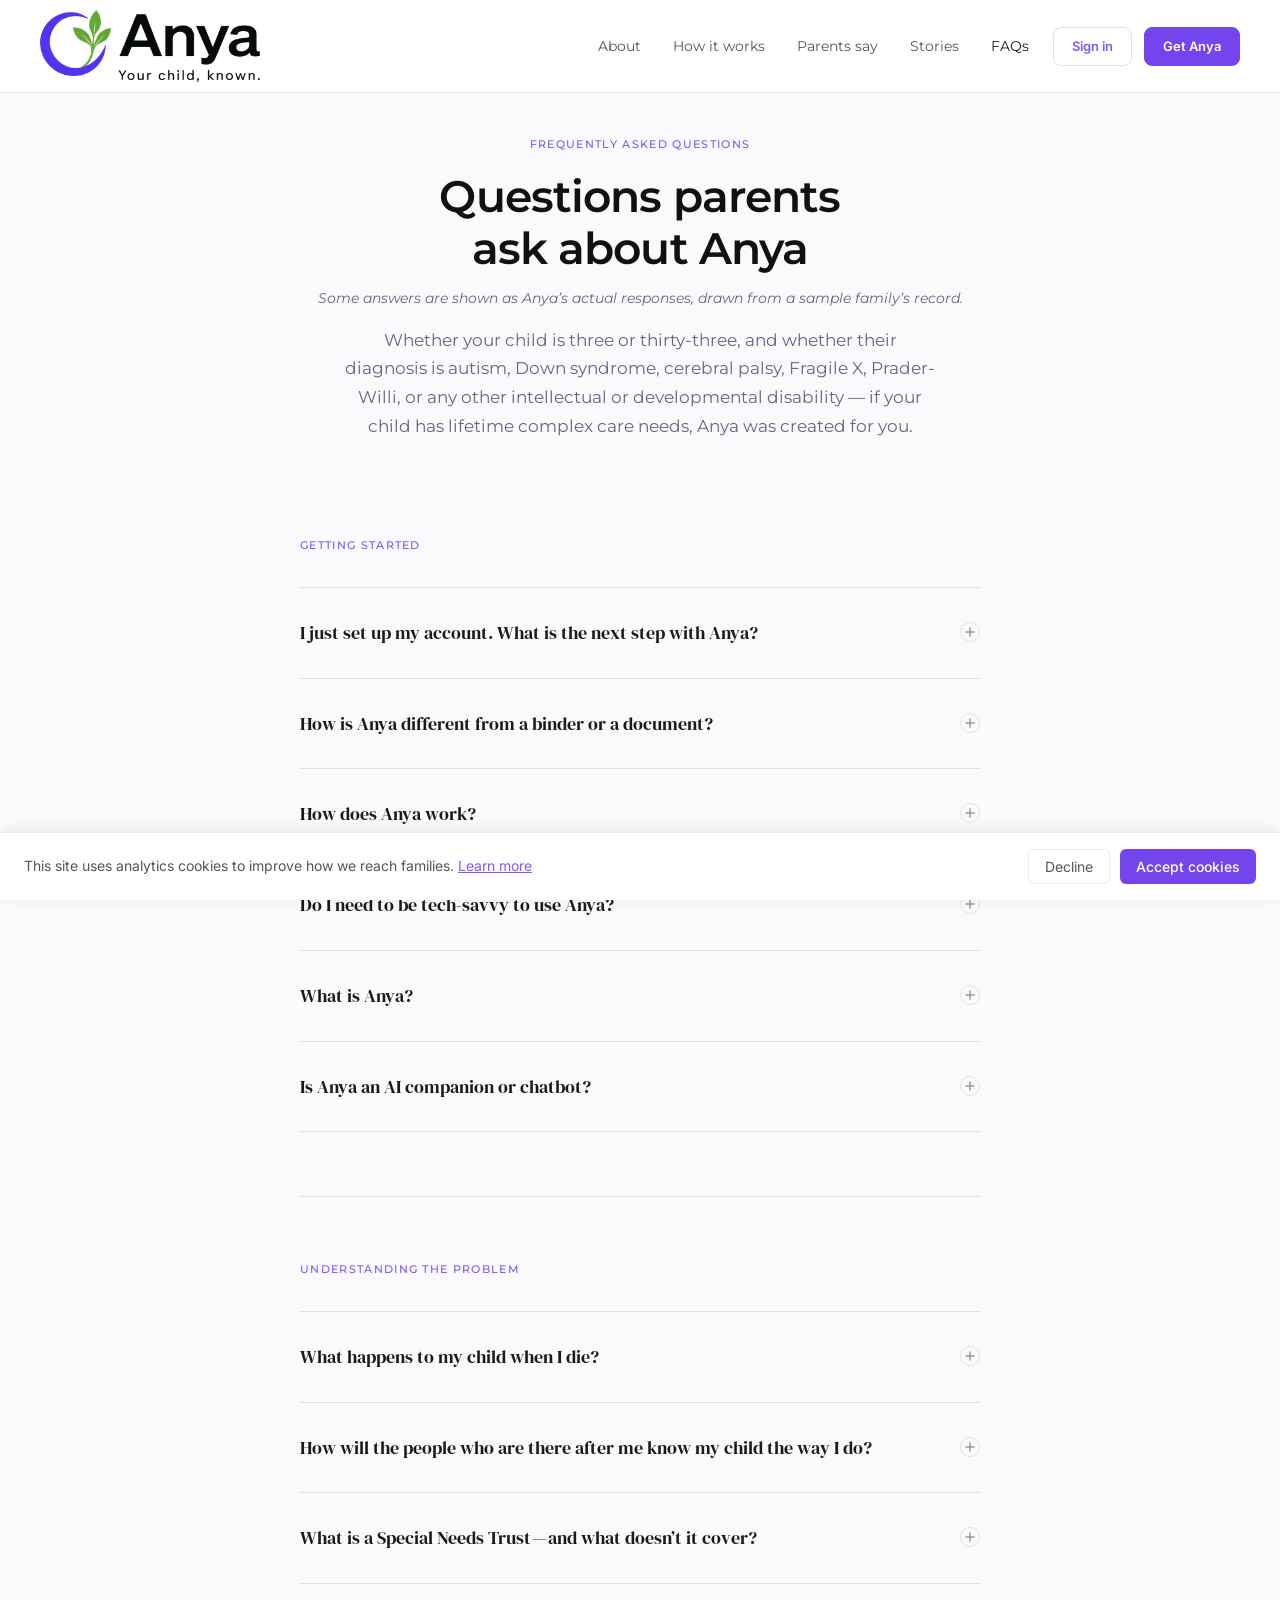
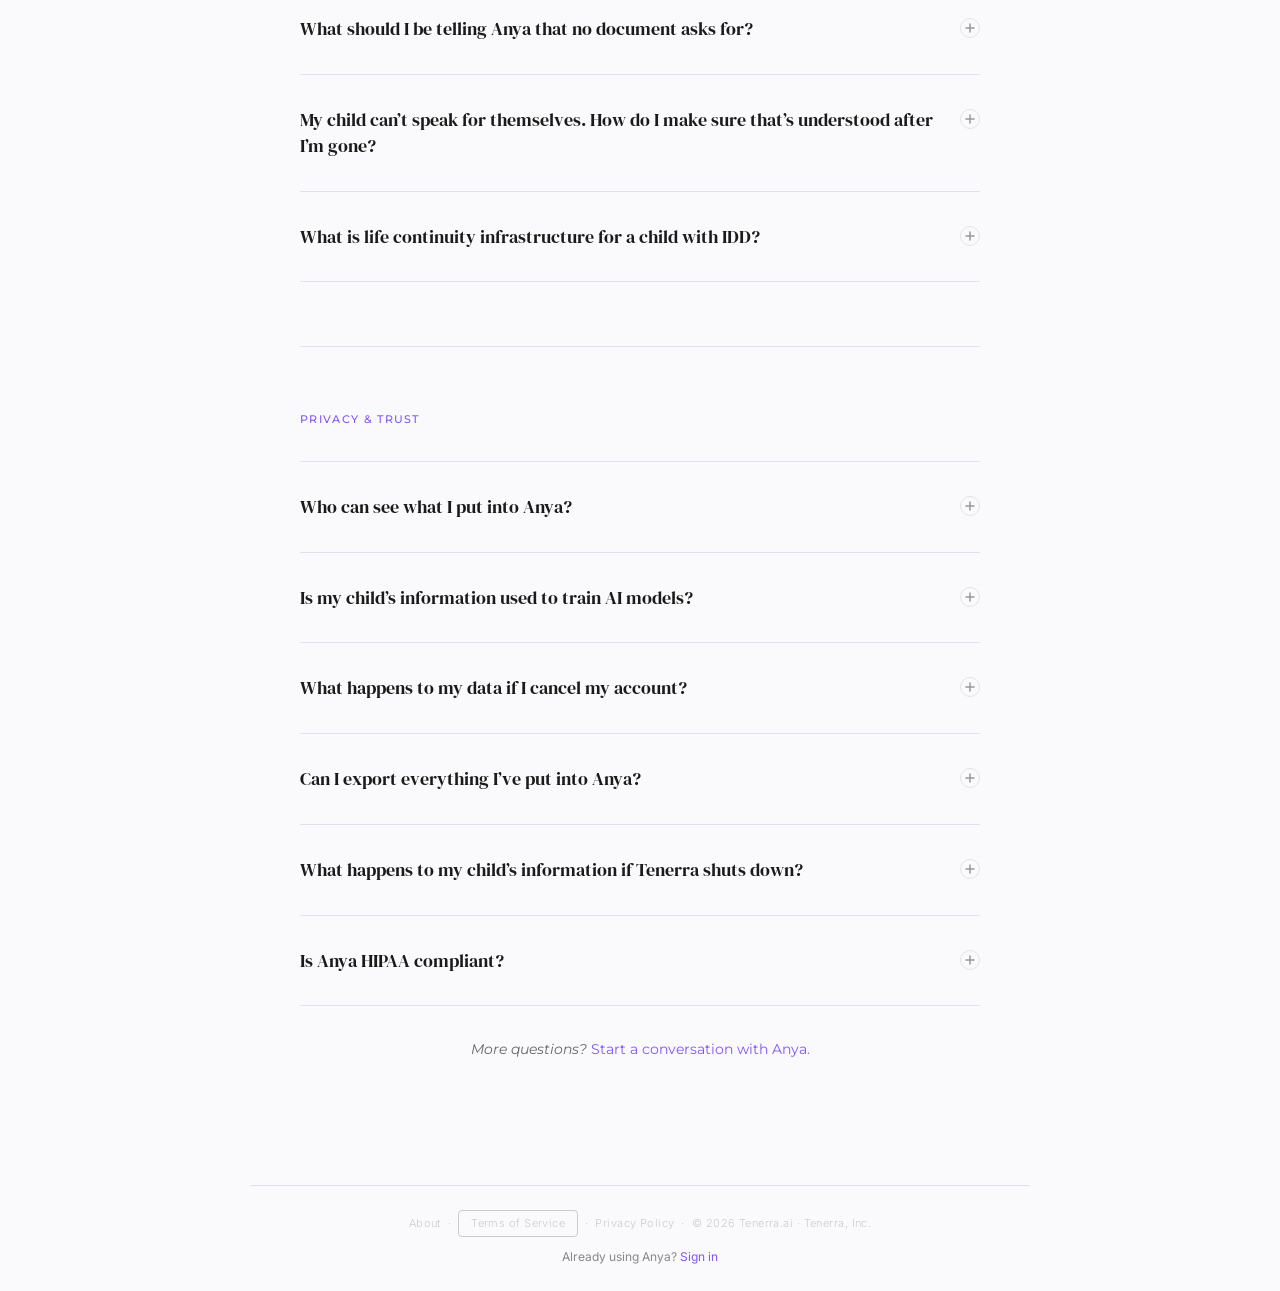
<file: faqs.html>
<!DOCTYPE html>
<html lang="en" prefix="og: https://ogp.me/ns#">
<head>
  <meta charset="UTF-8" />
  <meta name="viewport" content="width=device-width, initial-scale=1.0" />
  <title>Anya — Frequently Asked Questions</title>
  <meta name="description" content="Common questions about Anya, a private, AI-powered knowledge system for parents of children and adults with IDD, autism, and lifelong care needs." />
  <meta name="author" content="Tenerra.ai" />
  <meta name="theme-color" content="#8256F7" />
  <meta name="robots" content="index, follow" />
  <link rel="canonical" href="https://anya.tenerra.ai/faqs" />

  <meta property="og:title" content="FAQs — Anya by Tenerra.ai" />
  <meta property="og:description" content="Common questions about Anya, a private, AI-powered knowledge system for parents of children and adults with IDD, autism, and lifelong care needs." />
  <meta property="og:type" content="website" />
  <meta property="og:url" content="https://anya.tenerra.ai/faqs" />
  <meta property="og:image" content="https://anya.tenerra.ai/assets/images/og-image-v2.jpg" />
  <meta property="og:image:width" content="1200" />
  <meta property="og:image:height" content="630" />
  <meta property="og:image:alt" content="Anya — What you know about your child, ready when it matters" />
  <meta property="og:site_name" content="Tenerra.ai" />
  <meta property="og:locale" content="en_US" />
  <meta name="twitter:card" content="summary_large_image" />
  <meta name="twitter:title" content="FAQs — Anya by Tenerra.ai" />
  <meta name="twitter:description" content="Common questions about Anya, a private, AI-powered knowledge system for parents of children and adults with IDD, autism, and lifelong care needs." />
  <meta name="twitter:image" content="https://anya.tenerra.ai/assets/images/og-image-v2.jpg" />

  <link rel="icon" type="image/png" sizes="32x32" href="/assets/images/favicon-32x32.png" />
  <link rel="icon" type="image/png" sizes="16x16" href="/assets/images/favicon-16x16.png" />
  <link rel="apple-touch-icon" sizes="180x180" href="/assets/images/apple-touch-icon.png" />

  <link rel="preconnect" href="https://fonts.googleapis.com" />
  <link rel="preconnect" href="https://fonts.gstatic.com" crossorigin />
  <link href="https://fonts.googleapis.com/css2?family=Inter:wght@400;500;600&amp;family=DM+Serif+Display:ital@0;1&amp;family=Montserrat:wght@400;500;600&amp;display=swap" rel="stylesheet" />
  <link rel="stylesheet" href="/assets/css/shared.css" />

  <style>
    /* ─── PAGE WRAPPER — constrains full page width ─── */
    .page-wrap {
      max-width: 860px;
      margin: 0 auto;
      padding: 0 40px;
      box-sizing: border-box;
    }

    /* ─── LAYOUT ─── */
    .section {
      max-width: 720px;
      margin: 0 auto;
      padding: 72px 20px;
    }
    .section-eyebrow {
      font-size: 11px;
      font-weight: 500;
      letter-spacing: 0.12em;
      text-transform: uppercase;
      color: #8256F7;
      text-align: center;
      margin-bottom: var(--space-2);
    }


    .faq-hero {
      max-width: 780px;
      margin: 0 auto;
      padding: calc(72px + var(--space-6)) 20px var(--space-5);
      text-align: center;
    }

    .faq-hero h1 {
      max-width: 780px;
      margin: 0 auto;
      text-wrap: balance;
    }

    .faq-hero-note {
      margin: 12px auto 0;
      font-size: 14px;
      font-style: italic;
      color: var(--color-text-secondary);
      text-wrap: balance;
    }

    /* ─── FAQ SECTION ─── */
    .faq-section {
      max-width: 680px;
      margin: 0 auto;
      padding: var(--space-5) 0 var(--space-7);
    }

    .faq-hero-intro {
      max-width: 640px;
      margin: 16px auto 0;
      text-align: center;
      font-size: 17px;
      line-height: 1.7;
      color: var(--color-text-secondary);
      text-wrap: balance;
    }

    /* Section group label */
    .faq-group-label {
      font-size: 11px;
      font-weight: 500;
      letter-spacing: 0.12em;
      text-transform: uppercase;
      color: #8256F7;
      margin-bottom: var(--space-4);
      margin-top: var(--space-6);
      padding-top: var(--space-6);
      border-top: 1px solid var(--color-border);
    }
    .faq-group-label:first-child {
      margin-top: 0;
      padding-top: 0;
      border-top: none;
    }

    /* FAQ accordion items */
    .faq-item {
      border-bottom: 1px solid var(--color-border);
    }
    .faq-item:first-of-type { border-top: 1px solid var(--color-border); }

    /* Override first-of-type when preceded by a group label */
    .faq-group-label + .faq-item {
      border-top: 1px solid var(--color-border);
    }

    .faq-question {
      font-family: 'DM Serif Display', Georgia, serif;
      font-size: clamp(1rem, 2vw, 1.15rem);
      font-weight: 400;
      color: #1a1a1a;
      line-height: 1.4;
      cursor: pointer;
      display: flex;
      justify-content: space-between;
      align-items: flex-start;
      gap: 1.5rem;
      list-style: none;
      padding: 2rem 0;
      border: none;
      background: none;
      width: 100%;
      text-align: left;
      transition: color var(--transition-fast);
    }
    .faq-question:hover {
      color: #8256F7;
    }
    details[open] .faq-question {
      color: #8256F7;
    }
    .faq-question::-webkit-details-marker { display: none; }

    .faq-icon {
      flex-shrink: 0;
      width: 20px;
      height: 20px;
      border-radius: 50%;
      border: 1px solid var(--color-border);
      display: flex;
      align-items: center;
      justify-content: center;
      margin-top: 2px;
      transition: background var(--transition-fast),
                  border-color var(--transition-fast),
                  transform var(--transition-fast);
    }
    .faq-question:hover .faq-icon {
      border-color: #8256F7;
    }
    .faq-question:hover .faq-icon svg {
      stroke: #8256F7;
    }
    details[open] .faq-icon {
      background: #8256F7;
      border-color: #8256F7;
      transform: rotate(45deg);
    }
    .faq-icon svg { stroke: #999; transition: stroke var(--transition-fast); }
    details[open] .faq-icon svg { stroke: #ffffff; }

    .faq-answer {
      font-size: 16px;
      font-weight: 400;
      color: var(--color-text-primary);
      line-height: 1.6;
      padding-bottom: 2rem;
      max-width: 600px;
      opacity: 0.85;
    }
    details[open] .faq-answer { opacity: 1; }

    .faq-answer p {
      font-size: 16px;
      line-height: 1.7;
      color: var(--color-text-primary);
      margin-bottom: 1rem;
    }
    .faq-answer p:last-child { margin-bottom: 0; }

    .faq-answer-summary {
      margin-top: 1rem;
      font-size: 15px;
      line-height: 1.7;
      color: #444;
    }

    /* Screenshot placeholder — styled for print/pdf readability too */
    /* ─── FAQ FOOTER ─── */
    .faq-footer {
      text-align: center;
      padding: 2rem 0 0;
    }
    .faq-footer-text {
      font-size: 14px;
      font-weight: 400;
      color: #666;
      font-style: italic;
    }
    .faq-footer-link {
      color: #8256F7;
      text-decoration: none;
      font-style: normal;
      font-weight: 400;
    }
    .faq-footer-link:hover { text-decoration: underline; }


    /* ─── RESPONSIVE ─── */

    /* Tablet */
    @media (max-width: 860px) {
      .page-wrap { padding: 0 28px; }
      .faq-hero { padding-top: calc(72px + var(--space-5)); }
    }

    /* Mobile */
    @media (max-width: 640px) {
      :root {
        --space-7: 56px;
        --space-6: 40px;
        --space-5: 32px;
      }

      /* Page wrapper — tighter side margins on small screens */
      .page-wrap  { padding: 0 20px; }

      /* Push content below the shorter mobile nav */
      .faq-hero {
        padding-top: calc(56px + 36px);
        padding-bottom: var(--space-4);
      }

      /* Hero heading */
      .faq-hero h1 { font-size: 1.65rem; margin-bottom: 16px; }

      /* FAQ section */
      .faq-section { padding: var(--space-4) 0 var(--space-7); }

      /* Questions — bigger tap target, slightly smaller text */
      .faq-question {
        font-size: 1rem;
        padding: 1.25rem 0;
        min-height: 44px; /* WCAG touch target */
        align-items: center;
      }

      /* Answers — full-width images, tighter bottom padding */
      .faq-answer {
        padding-bottom: 1.5rem;
        max-width: 100%;
      }
      .faq-answer img {
        max-width: 100%;
        border-radius: 8px;
      }

      /* Answer paragraphs — slightly smaller on mobile */
      .faq-answer p { font-size: 15px; }

      /* Group labels */
      .faq-group-label {
        padding-top: var(--space-5);
        margin-top: var(--space-5);
      }

      /* Footer */
      .footer { padding: 1.5rem 0; }
      .faq-footer { padding-top: 1.5rem; }
    }

    /* Very small screens */
    @media (max-width: 380px) {
      .page-wrap  { padding: 0 16px; }
      .faq-hero { padding-left: 16px; padding-right: 16px; }
      .faq-hero h1 { font-size: 1.45rem; }
    }

    /* ─── FADE-IN ANIMATION ─── */
    @keyframes fadeUp {
      from { opacity: 0; transform: translateY(12px); }
      to   { opacity: 1; transform: translateY(0); }
    }
    .faq-hero { animation: fadeUp 0.5s var(--ease-out) both; }
    .faq-section { animation: fadeUp 0.5s 0.1s var(--ease-out) both; }
  </style>

  <!-- FAQ structured data (mirrors index pattern) -->
  <script type="application/ld+json">
  {
    "@context": "https://schema.org",
    "@type": "FAQPage",
    "@id": "https://anya.tenerra.ai/faqs#faq",
    "mainEntity": [
      {
        "@type": "Question",
        "name": "I just set up my account. What is the next step with Anya?",
        "acceptedAnswer": {
          "@type": "Answer",
          "text": "Start by adding the basics, uploading the documents that matter, and writing down what only you know about your child. Log key events and record moments as they happen so Anya can preserve that knowledge as living continuity infrastructure, not just a static file."
        }
      },
      {
        "@type": "Question",
        "name": "How is Anya different from a binder or a document?",
        "acceptedAnswer": {
          "@type": "Answer",
          "text": "A binder stores information. Anya searches across your entries and documents, connects related details, cites its sources, and helps preserve continuity across caregivers, providers, and transitions. It reduces what you have to carry in your head."
        }
      },
      {
        "@type": "Question",
        "name": "How does Anya work?",
        "acceptedAnswer": {
          "@type": "Answer",
          "text": "Anya holds documents, entries, moments, thoughts, and key events, then searches and cites that information when you ask. It does not guess, prescribe, or give medical advice. It helps externalize what you carry so your child's continuity does not depend on memory alone."
        }
      },
      {
        "@type": "Question",
        "name": "Do I need to be tech-savvy to use Anya?",
        "acceptedAnswer": {
          "@type": "Answer",
          "text": "No. You upload documents, write entries in plain language, and ask questions. The technology is meant to stay out of the way so you can focus on being the expert on your child."
        }
      },
      {
        "@type": "Question",
        "name": "What is Anya?",
        "acceptedAnswer": {
          "@type": "Answer",
          "text": "Anya is continuity infrastructure for parents of children with profound autism, IDD, and complex care needs. It helps with today's care demands, preserves what matters over time, and carries forward what you know so your child's continuity does not break during transitions."
        }
      },
      {
        "@type": "Question",
        "name": "Is Anya an AI companion or chatbot?",
        "acceptedAnswer": {
          "@type": "Answer",
          "text": "No. Anya is a private, AI-powered knowledge system for parents of children and adults with intellectual and developmental disabilities (IDD). It is not an AI companion, a chatbot for open-ended conversation, or a source of emotional support or therapy. Parents add the documents, notes, observations, routines, and guidance they want Anya to hold. When a parent asks a question in their own words, Anya draws from that record to bring forward the information relevant to the situation at hand, and cites where it came from. Anya exists to preserve what a parent knows about their child, so it is not lost when someone new steps into caregiving."
        }
      },
      {
        "@type": "Question",
        "name": "What happens to my child when I die?",
        "acceptedAnswer": {
          "@type": "Answer",
          "text": "Legally, a Special Needs Trust can protect your child's financial future. A guardian or successor trustee can step into their designated roles. The system has mechanisms for this. What the system cannot do is transfer what you know. Anya was built for that second problem — preserving what you know about your child and making it accessible to the people who will need it from day one."
        }
      },
      {
        "@type": "Question",
        "name": "How will the people who are there after me know my child the way I do?",
        "acceptedAnswer": {
          "@type": "Answer",
          "text": "The honest answer is: they won't. Not the way you do. But there is a difference between someone who knows nothing and someone who has been given everything you know. Anya preserves that knowledge — built from your words, held in your voice, accessible to the people your child will depend on."
        }
      },
      {
        "@type": "Question",
        "name": "What is a Special Needs Trust — and what doesn't it cover?",
        "acceptedAnswer": {
          "@type": "Answer",
          "text": "A Special Needs Trust protects your child's financial future. It does not protect the knowledge that makes your child's life worth living — the knowledge only you carry. That is the problem Anya was built to solve."
        }
      },
      {
        "@type": "Question",
        "name": "What should I be telling Anya that no document asks for?",
        "acceptedAnswer": {
          "@type": "Answer",
          "text": "Write down the details only you know: how your child shows pain, what helps them transition, what they fear, what they love, what they are proud of, and what has shaped them. For a child who cannot fully speak for themselves, that knowledge is not supplementary. It is essential continuity."
        }
      },
      {
        "@type": "Question",
        "name": "My child can't speak for themselves. How do I make sure that's understood after I'm gone?",
        "acceptedAnswer": {
          "@type": "Answer",
          "text": "A diagnosis or support plan cannot fully explain who your child is or what their silence means. The people who come after you need more than labels. They need what you have learned over years. Anya preserves what you teach so others can understand and use it when you cannot explain it directly."
        }
      },
      {
        "@type": "Question",
        "name": "What is life continuity infrastructure for a child with IDD?",
        "acceptedAnswer": {
          "@type": "Answer",
          "text": "It is the systems and knowledge that ensure a person's life continues — with dignity, with consistency, and with the understanding of who they are — when the primary person who has held that knowledge is no longer able to do so. Anya is knowledge continuity infrastructure."
        }
      },
      {
        "@type": "Question",
        "name": "Who can see what I put into Anya?",
        "acceptedAnswer": {
          "@type": "Answer",
          "text": "Only you — unless you choose otherwise. Your entries, documents, and conversations with Anya are private by default. You control who gets access, what they can see, and when. No one at Tenerra reads your content, and nothing you add is shared with third parties."
        }
      },
      {
        "@type": "Question",
        "name": "Is my child's information used to train AI models?",
        "acceptedAnswer": {
          "@type": "Answer",
          "text": "No. What you tell Anya stays with Anya. Your entries, documents, and conversations are never used to train language models, improve algorithms, or build datasets. Your child's information exists for one purpose: to serve your child."
        }
      },
      {
        "@type": "Question",
        "name": "What happens to my data if I cancel my account?",
        "acceptedAnswer": {
          "@type": "Answer",
          "text": "Your data remains available to you for a defined period after cancellation so you can export everything you have added. Nothing is deleted without notice. The specific retention window is outlined in the Terms of Service, and you can download a complete copy of your information at any time while your account is active."
        }
      },
      {
        "@type": "Question",
        "name": "Can I export everything I've put into Anya?",
        "acceptedAnswer": {
          "@type": "Answer",
          "text": "Yes. Everything you add — documents, entries, moments, key events — belongs to you and can be exported at any time. Anya is built to preserve what you know, not to hold it hostage."
        }
      },
      {
        "@type": "Question",
        "name": "What happens to my child's information if Tenerra shuts down?",
        "acceptedAnswer": {
          "@type": "Answer",
          "text": "This is a fair question for any product that asks you to trust it with something irreplaceable. Tenerra is building continuity infrastructure, which means continuity applies to the company itself. Data portability and export are built in from day one, and a wind-down plan ensures that families have time and access to retrieve everything they have added. The specifics are documented in the Terms of Service."
        }
      },
      {
        "@type": "Question",
        "name": "Is Anya HIPAA compliant?",
        "acceptedAnswer": {
          "@type": "Answer",
          "text": "Anya is not a healthcare provider and does not function as a medical record system. It is a parent-controlled knowledge tool. That said, Tenerra takes data security seriously — your information is encrypted in transit and at rest, access controls are enforced at the account level, and infrastructure follows industry-standard security practices."
        }
      }
    ]
  }
  </script>
</head>

<body>
<div class="page-wrap">

  <!-- ─── NAV ─── -->
  <nav class="nav">
    <a href="/" class="nav-wordmark" aria-label="Anya — Your child, known. Home"><img class="nav-logo" src="/assets/images/anya-logo-your-child-known.webp" alt="Anya — Your child, known." width="730" height="240" /></a>
    <ul class="nav-links">
      <li><a href="/about" class="nav-link">About</a></li>
      <li><a href="/how-it-works" class="nav-link">How it works</a></li>
      <li><a href="/testimonials" class="nav-link">Parents say</a></li>
      <li><a href="/stories" class="nav-link">Stories</a></li>
      <li><a href="/faqs" class="nav-link" aria-current="page">FAQs</a></li>
    </ul>

    <!-- More dropdown: visible when nav-links are hidden (≤860px) -->
    <div class="nav-more">
      <button class="nav-more-trigger" aria-expanded="false" aria-controls="more-menu">
        More
        <svg width="12" height="12" viewBox="0 0 12 12" fill="none">
          <path d="M2 4l4 4 4-4" stroke="#555" stroke-width="1.5" stroke-linecap="round" stroke-linejoin="round"/>
        </svg>
      </button>
      <div class="nav-more-menu" id="more-menu" role="menu">
        <a href="/about">About</a>
        <a href="/how-it-works">How it works</a>
        <a href="/testimonials">Parents say</a>
        <a href="/stories">Stories</a>
        <a href="/faqs">FAQs</a>
      </div>
    </div>

    <!-- Primary CTA -->
    <div class="nav-actions">
      <a href="https://app.vestlife.com" target="_blank" rel="noopener noreferrer" class="nav-signin">Sign in</a>
      <a href="https://app.vestlife.com" target="_blank" rel="noopener noreferrer" class="nav-cta">Get Anya</a>
    </div>
    <button class="nav-hamburger" aria-label="Menu" aria-expanded="false" aria-controls="mobileMenu">
      <svg width="20" height="20" viewBox="0 0 20 20" fill="none">
        <path d="M3 5h14M3 10h14M3 15h14" stroke="#1a1a1a" stroke-width="1.5" stroke-linecap="round"/>
      </svg>
    </button>
  </nav>
  <div class="nav-mobile-menu" id="mobileMenu">
    <a href="/about">About</a>
    <a href="/how-it-works">How it works</a>
    <a href="/testimonials">Parents say</a>
    <a href="/stories">Stories</a>
    <a href="/faqs">FAQs</a>
    <a href="https://app.vestlife.com" target="_blank" rel="noopener noreferrer">Sign in</a>
    <a href="https://app.vestlife.com" target="_blank" rel="noopener noreferrer">Get Anya</a>
  </div>


  <!-- ─── HERO ─── -->
  <div class="faq-hero" role="banner">
    <p class="section-eyebrow">Frequently Asked Questions</p>
    <h1>Questions parents ask about Anya</h1>
    <p class="faq-hero-note">Some answers are shown as Anya&#8217;s actual responses, drawn from a sample family&#8217;s record.</p>
    <p class="faq-hero-intro">Whether your child is three or thirty-three, and whether their diagnosis is autism, Down syndrome, cerebral palsy, Fragile X, Prader-Willi, or any other intellectual or developmental disability &#8212; if your child has lifetime complex care needs, Anya was created for you.</p>
  </div>

  <!-- ─── FAQ BODY ─── -->
  <main>
    <div class="faq-section" id="faq">

      <!-- ════ SECTION: GETTING STARTED ════ -->
      <p class="faq-group-label">Getting started</p>

      <details class="faq-item">
        <summary class="faq-question">
          I just set up my account. What is the next step with Anya?
          <span class="faq-icon" aria-hidden="true">
            <svg width="10" height="10" viewBox="0 0 10 10" fill="none" stroke-width="1.5" stroke-linecap="round">
              <line x1="5" y1="1" x2="5" y2="9"/><line x1="1" y1="5" x2="9" y2="5"/>
            </svg>
          </span>
        </summary>
        <div class="faq-answer">
          <img
            src="/assets/images/faq-q1.png"
            alt="Anya responds: Welcome. You&#8217;re building continuity infrastructure for Joey — a record that travels with him, doesn&#8217;t depend on any single person&#8217;s memory, and preserves what you know about him so he&#8217;s never reduced to a case file. Steps include: add the basics, upload documents that matter, write entries about what you know, log key events, and record moments as they happen."
            style="width:100%; max-width:600px; border-radius:12px; border:1px solid var(--color-border); display:block;"
          />
          <p class="faq-answer-summary">Start with the basics, upload the documents that matter, and write down what only you know about your child. Log key events and record moments as they happen so Anya can preserve that knowledge as living continuity infrastructure, not just a static file.</p>
        </div>
      </details>

      <details class="faq-item">
        <summary class="faq-question">
          How is Anya different from a binder or a document?
          <span class="faq-icon" aria-hidden="true">
            <svg width="10" height="10" viewBox="0 0 10 10" fill="none" stroke-width="1.5" stroke-linecap="round">
              <line x1="5" y1="1" x2="5" y2="9"/><line x1="1" y1="5" x2="9" y2="5"/>
            </svg>
          </span>
        </summary>
        <div class="faq-answer">
          <img
            src="/assets/images/faq-q2.png"
            alt="Anya explains how she differs from a binder: she searches across all your entries and documents, connects related information, cites her sources, preserves continuity across providers and caregivers, and reduces what you have to carry."
            style="width:100%; max-width:600px; border-radius:12px; border:1px solid var(--color-border); display:block;"
          />
          <p class="faq-answer-summary">A binder stores information. Anya searches across your entries and documents, connects related details, cites its sources, and helps preserve continuity across caregivers, providers, and transitions. It reduces what you have to carry in your head.</p>
        </div>
      </details>

      <details class="faq-item">
        <summary class="faq-question">
          How does Anya work?
          <span class="faq-icon" aria-hidden="true">
            <svg width="10" height="10" viewBox="0 0 10 10" fill="none" stroke-width="1.5" stroke-linecap="round">
              <line x1="5" y1="1" x2="5" y2="9"/><line x1="1" y1="5" x2="9" y2="5"/>
            </svg>
          </span>
        </summary>
        <div class="faq-answer">
          <img
            src="/assets/images/faq-q3.png"
            alt="Anya explains how she works: she holds documents, entries, moments, thoughts, and key events — then searches and cites everything when you ask. She doesn't guess or give medical advice. She externalizes what you carry so Sam's continuity doesn't depend on you remembering everything."
            style="width:100%; max-width:600px; border-radius:12px; border:1px solid var(--color-border); display:block;"
          />
          <p class="faq-answer-summary">Anya holds documents, entries, moments, thoughts, and key events, then searches and cites that information when you ask. It does not guess, prescribe, or give medical advice. It helps externalize what you carry so your child&#8217;s continuity does not depend on memory alone.</p>
        </div>
      </details>

      <details class="faq-item">
        <summary class="faq-question">
          Do I need to be tech-savvy to use Anya?
          <span class="faq-icon" aria-hidden="true">
            <svg width="10" height="10" viewBox="0 0 10 10" fill="none" stroke-width="1.5" stroke-linecap="round">
              <line x1="5" y1="1" x2="5" y2="9"/><line x1="1" y1="5" x2="9" y2="5"/>
            </svg>
          </span>
        </summary>
        <div class="faq-answer">
          <img
            src="/assets/images/faq-q4.png"
            alt="Anya answers: No. You upload documents, write entries in plain language, and ask questions. That's it. The technology is supposed to be invisible. Your job is to be the expert on Sam."
            style="width:100%; max-width:600px; border-radius:12px; border:1px solid var(--color-border); display:block;"
          />
          <p class="faq-answer-summary">No. You upload documents, write entries in plain language, and ask questions. The technology is meant to stay out of the way so you can focus on being the expert on your child.</p>
        </div>
      </details>

      <details class="faq-item">
        <summary class="faq-question">
          What is Anya?
          <span class="faq-icon" aria-hidden="true">
            <svg width="10" height="10" viewBox="0 0 10 10" fill="none" stroke-width="1.5" stroke-linecap="round">
              <line x1="5" y1="1" x2="5" y2="9"/><line x1="1" y1="5" x2="9" y2="5"/>
            </svg>
          </span>
        </summary>
        <div class="faq-answer">
          <img
            src="/assets/images/faq-q5.png"
            alt="Anya answers: I'm ANYA — Agentic Narrative-Yielding Architecture. I'm continuity infrastructure. I do three things: today I help you navigate the demands of caring for Sam; across time I preserve what matters; in transitions I carry forward what you know so Sam's continuity doesn't break. I'm not a chatbot. I'm infrastructure built around you and Sam."
            style="width:100%; max-width:600px; border-radius:12px; border:1px solid var(--color-border); display:block;"
          />
          <p class="faq-answer-summary">Anya is continuity infrastructure for parents of children with profound autism, IDD, and complex care needs. It helps with today&#8217;s care demands, preserves what matters over time, and carries forward what you know so your child&#8217;s continuity does not break during transitions.</p>
        </div>
      </details>

      <details class="faq-item">
        <summary class="faq-question">
          Is Anya an AI companion or chatbot?
          <span class="faq-icon" aria-hidden="true">
            <svg width="10" height="10" viewBox="0 0 10 10" fill="none" stroke-width="1.5" stroke-linecap="round">
              <line x1="5" y1="1" x2="5" y2="9"/><line x1="1" y1="5" x2="9" y2="5"/>
            </svg>
          </span>
        </summary>
        <div class="faq-answer">
          <p>No. Anya is a private, AI-powered knowledge system for parents of children and adults with intellectual and developmental disabilities (IDD). It is not an AI companion, a chatbot for open-ended conversation, or a source of emotional support or therapy.</p>
          <p>Parents add the documents, notes, observations, routines, and guidance they want Anya to hold. When a parent asks a question in their own words, Anya draws from that record to bring forward the information relevant to the situation at hand, and cites where it came from.</p>
          <p>Anya exists to preserve what a parent knows about their child, so it is not lost when someone new steps into caregiving.</p>
        </div>
      </details>


      <!-- ════ SECTION: UNDERSTANDING THE PROBLEM ════ -->
      <p class="faq-group-label">Understanding the problem</p>

      <details class="faq-item">
        <summary class="faq-question">
          What happens to my child when I die?
          <span class="faq-icon" aria-hidden="true">
            <svg width="10" height="10" viewBox="0 0 10 10" fill="none" stroke-width="1.5" stroke-linecap="round">
              <line x1="5" y1="1" x2="5" y2="9"/><line x1="1" y1="5" x2="9" y2="5"/>
            </svg>
          </span>
        </summary>
        <div class="faq-answer">
          <p>Legally, a Special Needs Trust can protect your child&#8217;s financial future. A guardian or successor trustee can step into their designated roles. The system has mechanisms for this.</p>
          <p>What the system cannot do is transfer what you know. Your child&#8217;s history, their daily rhythms, what calms them, what frightens them, what they love, how they communicate when they&#8217;re in pain&#8202;&#8212;&#8202;none of that is in any document. None of that transfers automatically.</p>
          <p>What happens to your child when you die depends on two things: whether the legal plan is in place, and whether the people who are there after you actually know your child. The first is handled by an attorney. The second has never had a reliable answer&#8202;&#8212;&#8202;until now.</p>
          <p>Anya was built for the second problem. Not as a record system or a planning tool, but as continuity infrastructure: a way to preserve what you know about your child and make it accessible to the people who will need it from day one.</p>
        </div>
      </details>

      <details class="faq-item">
        <summary class="faq-question">
          How will the people who are there after me know my child the way I do?
          <span class="faq-icon" aria-hidden="true">
            <svg width="10" height="10" viewBox="0 0 10 10" fill="none" stroke-width="1.5" stroke-linecap="round">
              <line x1="5" y1="1" x2="5" y2="9"/><line x1="1" y1="5" x2="9" y2="5"/>
            </svg>
          </span>
        </summary>
        <div class="faq-answer">
          <p>The honest answer is: they won&#8217;t. Not the way you do. You have spent years&#8202;&#8212;&#8202;decades&#8202;&#8212;&#8202;learning your child. That knowledge is not transferable through a binder, a care plan, or a meeting with a social worker.</p>
          <p>But there is a difference between someone who knows nothing and someone who has been given everything you know. That difference is the difference between a stranger walking into your child&#8217;s life and someone who arrives already knowing what matters.</p>
          <p>Parents often ask: &#8220;How do I prepare the people who will be there after me?&#8221; This question is not about paperwork. It is about whether someone will know your child as a person&#8202;&#8212;&#8202;their history, their preferences, their fears, their joys&#8202;&#8212;&#8202;from the first day you are gone.</p>
          <p>That knowledge lives with you right now. Anya preserves it. Not as a file to be stored, but as something alive&#8202;&#8212;&#8202;built from your words, held in your voice, accessible to the people your child will depend on.</p>
        </div>
      </details>

      <details class="faq-item">
        <summary class="faq-question">
          What is a Special Needs Trust&#8202;&#8212;&#8202;and what doesn&#8217;t it cover?
          <span class="faq-icon" aria-hidden="true">
            <svg width="10" height="10" viewBox="0 0 10 10" fill="none" stroke-width="1.5" stroke-linecap="round">
              <line x1="5" y1="1" x2="5" y2="9"/><line x1="1" y1="5" x2="9" y2="5"/>
            </svg>
          </span>
        </summary>
        <div class="faq-answer">
          <p>A Special Needs Trust is a legal structure that holds assets for a person with a disability without disqualifying them from government benefits like SSI and Medi-Cal. It is one of the most important tools in a special needs plan&#8202;&#8212;&#8202;and one of the most misunderstood.</p>
          <p>What it covers: financial assets, benefit protection, designated trustees, and instructions for how funds may be used.</p>
          <p>What it does not cover: who your child is. A Special Needs Trust cannot tell a trustee that your child needs twenty minutes to transition between activities, that they are terrified of certain sounds, that their face changes before a seizure, or that they have a sense of humor that surprises everyone who takes the time to see it.</p>
          <p>The Trust protects your child&#8217;s financial future. It does not protect the knowledge that makes your child&#8217;s life worth living&#8202;&#8212;&#8202;the knowledge only you carry.</p>
          <p>That is the problem Anya was built to solve.</p>
        </div>
      </details>

      <details class="faq-item">
        <summary class="faq-question">
          What should I be telling Anya that no document asks for?
          <span class="faq-icon" aria-hidden="true">
            <svg width="10" height="10" viewBox="0 0 10 10" fill="none" stroke-width="1.5" stroke-linecap="round">
              <line x1="5" y1="1" x2="5" y2="9"/><line x1="1" y1="5" x2="9" y2="5"/>
            </svg>
          </span>
        </summary>
        <div class="faq-answer">
          <p>Most documents ask for diagnoses, medications, emergency contacts, and legal designations. That information matters. It is also the smallest part of what the people who are there after you will need to know.</p>
          <p>What no document asks for: what your child&#8217;s face looks like when they&#8217;re in pain and can&#8217;t say so. What time of day they&#8217;re most themselves. What they&#8217;ve been working toward for the last two years. What they lost that they&#8217;ve never stopped grieving. What makes them laugh. What they&#8217;re proud of.</p>
          <p>This is not supplementary information. For a child who cannot fully speak for themselves, this knowledge is the difference between someone who is present in their life and someone who is just managing it.</p>
          <p>You already know all of it. You have been paying attention for years. The question is whether that attention survives you&#8202;&#8212;&#8202;and whether it reaches the people who will need it.</p>
          <p>Anya is built for exactly this.</p>
        </div>
      </details>

      <details class="faq-item">
        <summary class="faq-question">
          My child can&#8217;t speak for themselves. How do I make sure that&#8217;s understood after I&#8217;m gone?
          <span class="faq-icon" aria-hidden="true">
            <svg width="10" height="10" viewBox="0 0 10 10" fill="none" stroke-width="1.5" stroke-linecap="round">
              <line x1="5" y1="1" x2="5" y2="9"/><line x1="1" y1="5" x2="9" y2="5"/>
            </svg>
          </span>
        </summary>
        <div class="faq-answer">
          <p>This is the fear underneath every other fear. Not just &#8220;who will be there&#8221;&#8202;&#8212;&#8202;but whether that person will understand what your child cannot tell them directly.</p>
          <p>A diagnosis tells someone what your child has. It does not tell them who your child is. A behavior support plan tells someone what to do in certain situations. It does not tell them what your child was like the first time they heard music they loved, or how they show trust, or what their silence means.</p>
          <p>For a child who cannot fully advocate for themselves, the people who are there after you are not just providers. They are interpreters. And they can only interpret what they have been taught.</p>
          <p>You are the only teacher. Anya holds what you teach&#8202;&#8212;&#8202;not as a document, but as something the people who come after you can actually use.</p>
        </div>
      </details>

      <details class="faq-item">
        <summary class="faq-question">
          What is life continuity infrastructure for a child with IDD?
          <span class="faq-icon" aria-hidden="true">
            <svg width="10" height="10" viewBox="0 0 10 10" fill="none" stroke-width="1.5" stroke-linecap="round">
              <line x1="5" y1="1" x2="5" y2="9"/><line x1="1" y1="5" x2="9" y2="5"/>
            </svg>
          </span>
        </summary>
        <div class="faq-answer">
          <p>It is the systems and knowledge that ensure a person&#8217;s life continues&#8202;&#8212;&#8202;with dignity, with consistency, and with the understanding of who they are&#8202;&#8212;&#8202;when the primary person who has held that knowledge is no longer able to do so.</p>
          <p>For a child with intellectual and developmental disabilities, life continuity is not automatic. It requires that someone carry forward what a parent knows: the history, the relationships, the preferences, the communication patterns, the hard-won understanding that took years to build.</p>
          <p>A Special Needs Trust is financial continuity infrastructure. A guardianship is legal continuity infrastructure. Neither addresses the knowledge continuity problem&#8202;&#8212;&#8202;the gap between what a parent knows about their child and what the people who are there after them will need to know.</p>
          <p>Anya is knowledge continuity infrastructure. It was built by Michael Pearce&#8202;&#8212;&#8202;30 years as a special needs attorney in Sacramento County&#8202;&#8212;&#8202;because he watched that gap swallow family after family, and because the legal tools he had were never designed to close it.</p>
        </div>
      </details>

      <!-- ════ SECTION: PRIVACY & TRUST ════ -->
      <p class="faq-group-label">Privacy &amp; trust</p>

      <details class="faq-item">
        <summary class="faq-question">
          Who can see what I put into Anya?
          <span class="faq-icon" aria-hidden="true">
            <svg width="10" height="10" viewBox="0 0 10 10" fill="none" stroke-width="1.5" stroke-linecap="round">
              <line x1="5" y1="1" x2="5" y2="9"/><line x1="1" y1="5" x2="9" y2="5"/>
            </svg>
          </span>
        </summary>
        <div class="faq-answer">
          <p>Only you &#8212; unless you choose otherwise. Your entries, documents, and conversations with Anya are private by default. You control who gets access, what they can see, and when. No one at Tenerra reads your content, and nothing you add is shared with third parties.</p>
        </div>
      </details>

      <details class="faq-item">
        <summary class="faq-question">
          Is my child&#8217;s information used to train AI models?
          <span class="faq-icon" aria-hidden="true">
            <svg width="10" height="10" viewBox="0 0 10 10" fill="none" stroke-width="1.5" stroke-linecap="round">
              <line x1="5" y1="1" x2="5" y2="9"/><line x1="1" y1="5" x2="9" y2="5"/>
            </svg>
          </span>
        </summary>
        <div class="faq-answer">
          <p>No. What you tell Anya stays with Anya. Your entries, documents, and conversations are never used to train language models, improve algorithms, or build datasets. Your child&#8217;s information exists for one purpose: to serve your child.</p>
        </div>
      </details>

      <details class="faq-item">
        <summary class="faq-question">
          What happens to my data if I cancel my account?
          <span class="faq-icon" aria-hidden="true">
            <svg width="10" height="10" viewBox="0 0 10 10" fill="none" stroke-width="1.5" stroke-linecap="round">
              <line x1="5" y1="1" x2="5" y2="9"/><line x1="1" y1="5" x2="9" y2="5"/>
            </svg>
          </span>
        </summary>
        <div class="faq-answer">
          <p>Your data remains available to you for a defined period after cancellation so you can export everything you have added. Nothing is deleted without notice. The specific retention window is outlined in the Terms of Service, and you can download a complete copy of your information at any time while your account is active.</p>
        </div>
      </details>

      <details class="faq-item">
        <summary class="faq-question">
          Can I export everything I&#8217;ve put into Anya?
          <span class="faq-icon" aria-hidden="true">
            <svg width="10" height="10" viewBox="0 0 10 10" fill="none" stroke-width="1.5" stroke-linecap="round">
              <line x1="5" y1="1" x2="5" y2="9"/><line x1="1" y1="5" x2="9" y2="5"/>
            </svg>
          </span>
        </summary>
        <div class="faq-answer">
          <p>Yes. Everything you add &#8212; documents, entries, moments, key events &#8212; belongs to you and can be exported at any time. Anya is built to preserve what you know, not to hold it hostage.</p>
        </div>
      </details>

      <details class="faq-item">
        <summary class="faq-question">
          What happens to my child&#8217;s information if Tenerra shuts down?
          <span class="faq-icon" aria-hidden="true">
            <svg width="10" height="10" viewBox="0 0 10 10" fill="none" stroke-width="1.5" stroke-linecap="round">
              <line x1="5" y1="1" x2="5" y2="9"/><line x1="1" y1="5" x2="9" y2="5"/>
            </svg>
          </span>
        </summary>
        <div class="faq-answer">
          <p>This is a fair question for any product that asks you to trust it with something irreplaceable. Tenerra is building continuity infrastructure, which means continuity applies to the company itself. Data portability and export are built in from day one, and a wind-down plan ensures that families have time and access to retrieve everything they have added. The specifics are documented in the Terms of Service.</p>
        </div>
      </details>

      <details class="faq-item">
        <summary class="faq-question">
          Is Anya HIPAA compliant?
          <span class="faq-icon" aria-hidden="true">
            <svg width="10" height="10" viewBox="0 0 10 10" fill="none" stroke-width="1.5" stroke-linecap="round">
              <line x1="5" y1="1" x2="5" y2="9"/><line x1="1" y1="5" x2="9" y2="5"/>
            </svg>
          </span>
        </summary>
        <div class="faq-answer">
          <p>Anya is not a healthcare provider and does not function as a medical record system. It is a parent-controlled knowledge tool. That said, Tenerra takes data security seriously &#8212; your information is encrypted in transit and at rest, access controls are enforced at the account level, and infrastructure follows industry-standard security practices.</p>
        </div>
      </details>

      <!-- ─── FAQ FOOTER ─── -->
      <div class="faq-footer">
        <p class="faq-footer-text">
          More questions? <a class="faq-footer-link" href="https://app.vestlife.com" target="_blank" rel="noopener noreferrer">Start a conversation with Anya.</a>
        </p>
      </div>

    </div><!-- /faq-section -->
  </main>

  <!-- ─── PAGE FOOTER ─── -->
  <footer class="footer">
    <p class="footer-legal-text">
      <a href="/about" class="footer-legal-link">About</a> &nbsp;&middot;&nbsp; <a href="/terms" class="footer-legal-link footer-legal-link--button">Terms of Service</a> &nbsp;·&nbsp; <a href="/privacy" class="footer-legal-link">Privacy Policy</a> &nbsp;·&nbsp; © 2026 Tenerra.ai · Tenerra, Inc.
    </p>
    <p class="footer-signin-note">Already using Anya? <a href="https://app.vestlife.com" target="_blank" rel="noopener noreferrer" class="footer-signin-link">Sign in</a></p>
  </footer>

  <script>
    /* Progressive enhancement — details/summary already work natively,
       this just ensures the open/close icon animates correctly cross-browser */
    document.querySelectorAll('.faq-item').forEach(function(item) {
      item.addEventListener('toggle', function() {
        /* icon rotation handled entirely by CSS details[open] selector */
      });
    });
  </script>

</div><!-- /page-wrap -->
  <!-- ── Cookie Consent Banner ── -->
  <div id="cookie-banner" class="cookie-banner" role="dialog" aria-label="Cookie consent" aria-live="polite">
    <span>This site uses analytics cookies to improve how we reach families. <a href="/privacy">Learn more</a></span>
    <div class="cookie-banner-actions">
      <button onclick="setConsent('denied')" class="cookie-btn cookie-btn-decline">Decline</button>
      <button onclick="setConsent('granted')" class="cookie-btn cookie-btn-accept">Accept cookies</button>
    </div>
  </div>
  <script>
    /* ── GA Consent Management ── */
    (function () {
      var GA_ID = 'G-26WJ4LRG87';
      function loadGA() {
        var s = document.createElement('script');
        s.async = true;
        s.src = 'https://www.googletagmanager.com/gtag/js?id=' + GA_ID;
        document.head.appendChild(s);
        window.dataLayer = window.dataLayer || [];
        function gtag() { dataLayer.push(arguments); }
        window.gtag = gtag;
        gtag('js', new Date());
        gtag('config', GA_ID);
      }
      window.setConsent = function (choice) {
        try { localStorage.setItem('ga_consent', choice); } catch (e) {}
        var banner = document.getElementById('cookie-banner');
        if (banner) banner.style.display = 'none';
        if (choice === 'granted') loadGA();
      };
      var consent;
      try { consent = localStorage.getItem('ga_consent'); } catch (e) {}
      if (consent === 'granted') {
        loadGA();
      } else if (!consent) {
        var banner = document.getElementById('cookie-banner');
        if (banner) banner.style.display = 'flex';
      }
    })();
  </script>

  <script>
    /* ─── MORE DROPDOWN ─── */
    document.addEventListener('DOMContentLoaded', function () {
      var moreTrigger = document.querySelector('.nav-more-trigger');
      var moreMenu    = document.getElementById('more-menu');
      if (!moreTrigger || !moreMenu) return;
      function openMore()  { moreTrigger.setAttribute('aria-expanded', 'true');  moreMenu.style.display = 'block'; }
      function closeMore() { moreTrigger.setAttribute('aria-expanded', 'false'); moreMenu.style.display = ''; }
      function isMoreOpen() { return moreTrigger.getAttribute('aria-expanded') === 'true'; }
      moreTrigger.addEventListener('click', function (e) { e.stopPropagation(); isMoreOpen() ? closeMore() : openMore(); });
      document.addEventListener('click', function (e) { if (!moreMenu.contains(e.target) && e.target !== moreTrigger) closeMore(); });
      document.addEventListener('keydown', function (e) { if (e.key === 'Escape' && isMoreOpen()) { closeMore(); moreTrigger.focus(); } });
    });
    /* ─── NAV HAMBURGER ─── */
    document.addEventListener('DOMContentLoaded', function () {
      var btn   = document.querySelector('.nav-hamburger');
      var mMenu = document.getElementById('mobileMenu');
      if (!btn || !mMenu) return;
      function openMenu()  { mMenu.classList.add('open'); btn.setAttribute('aria-expanded', 'true'); document.body.style.overflow = 'hidden'; }
      function closeMenu() { mMenu.classList.remove('open'); btn.setAttribute('aria-expanded', 'false'); document.body.style.overflow = ''; }
      function isOpen() { return mMenu.classList.contains('open'); }
      btn.setAttribute('aria-expanded', 'false');
      btn.setAttribute('aria-controls', 'mobileMenu');
      btn.addEventListener('click', function (e) { e.stopPropagation(); isOpen() ? closeMenu() : openMenu(); });
      mMenu.querySelectorAll('a').forEach(function (link) { link.addEventListener('click', closeMenu); });
      document.addEventListener('click', function (e) { if (!mMenu.contains(e.target) && e.target !== btn) closeMenu(); });
      document.addEventListener('keydown', function (e) { if (e.key === 'Escape' && isOpen()) { closeMenu(); btn.focus(); } });
    });
  </script>
</body>
</html>
</file>
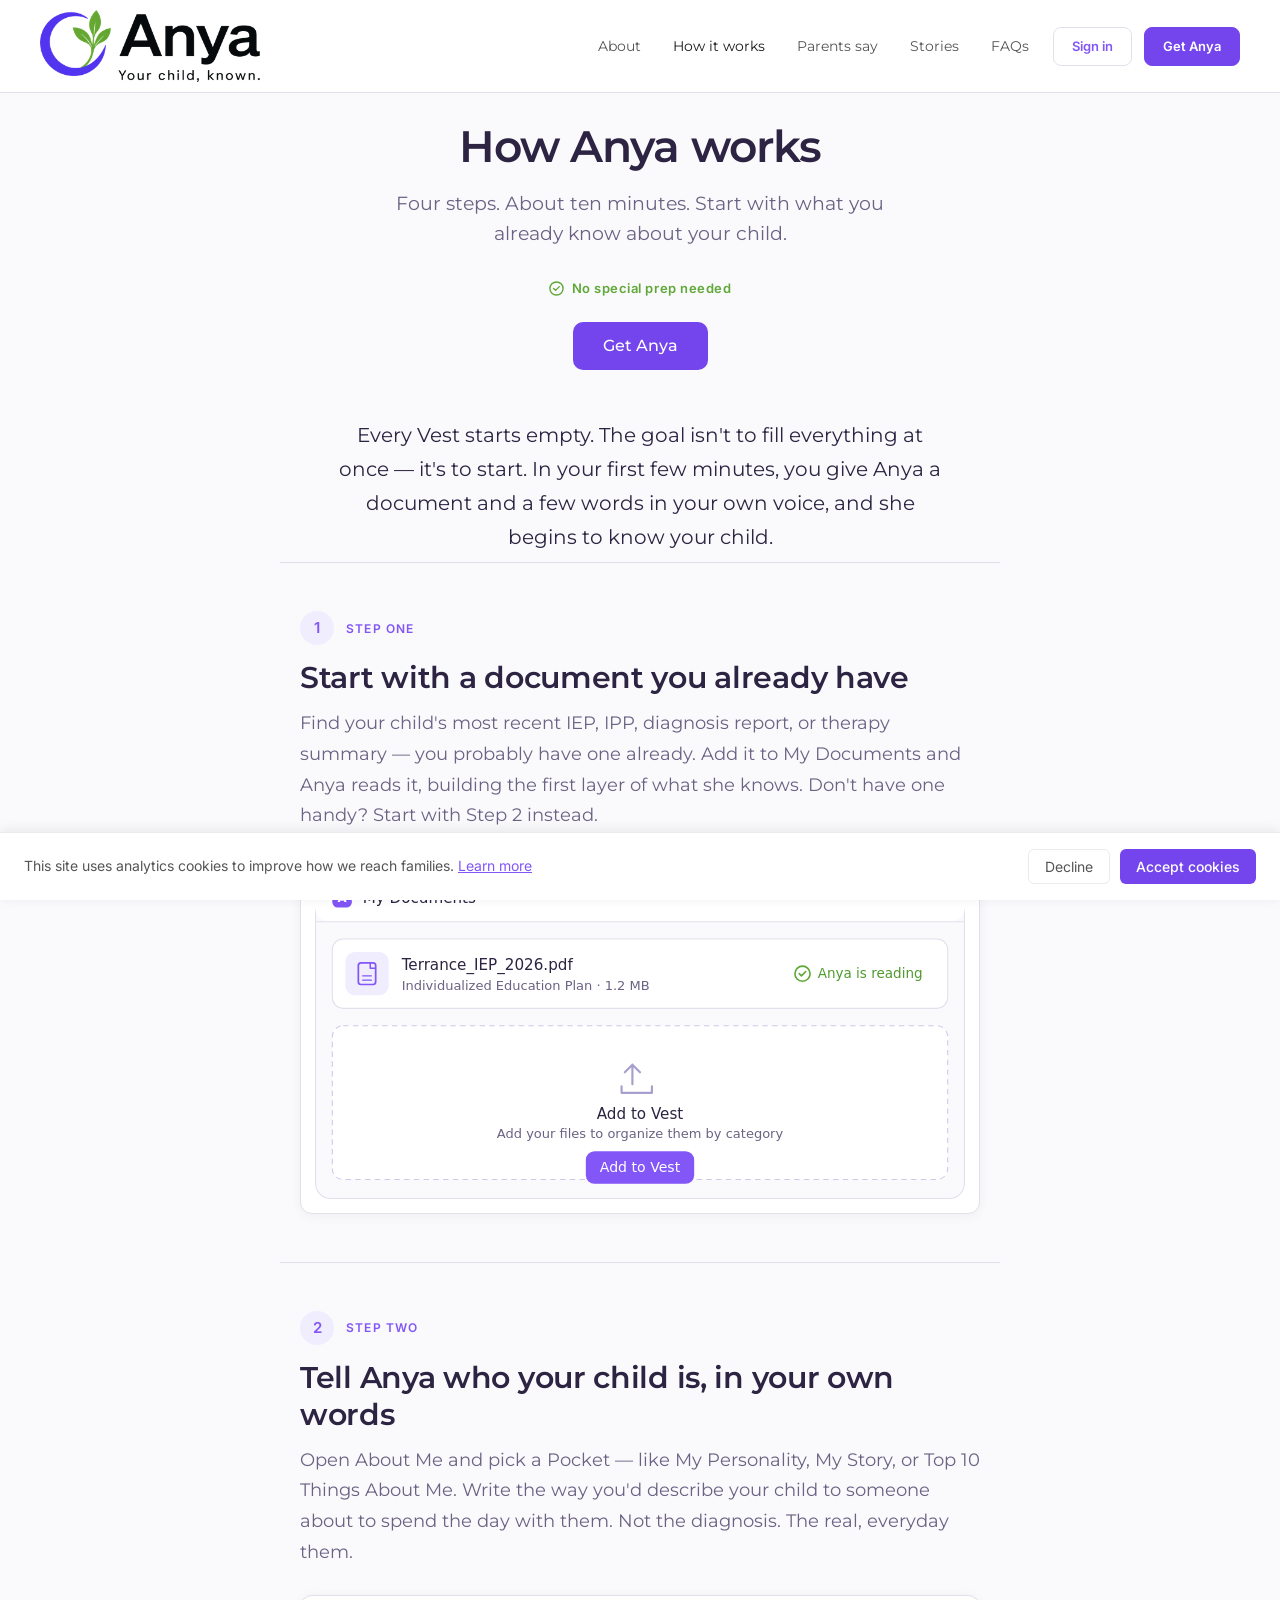
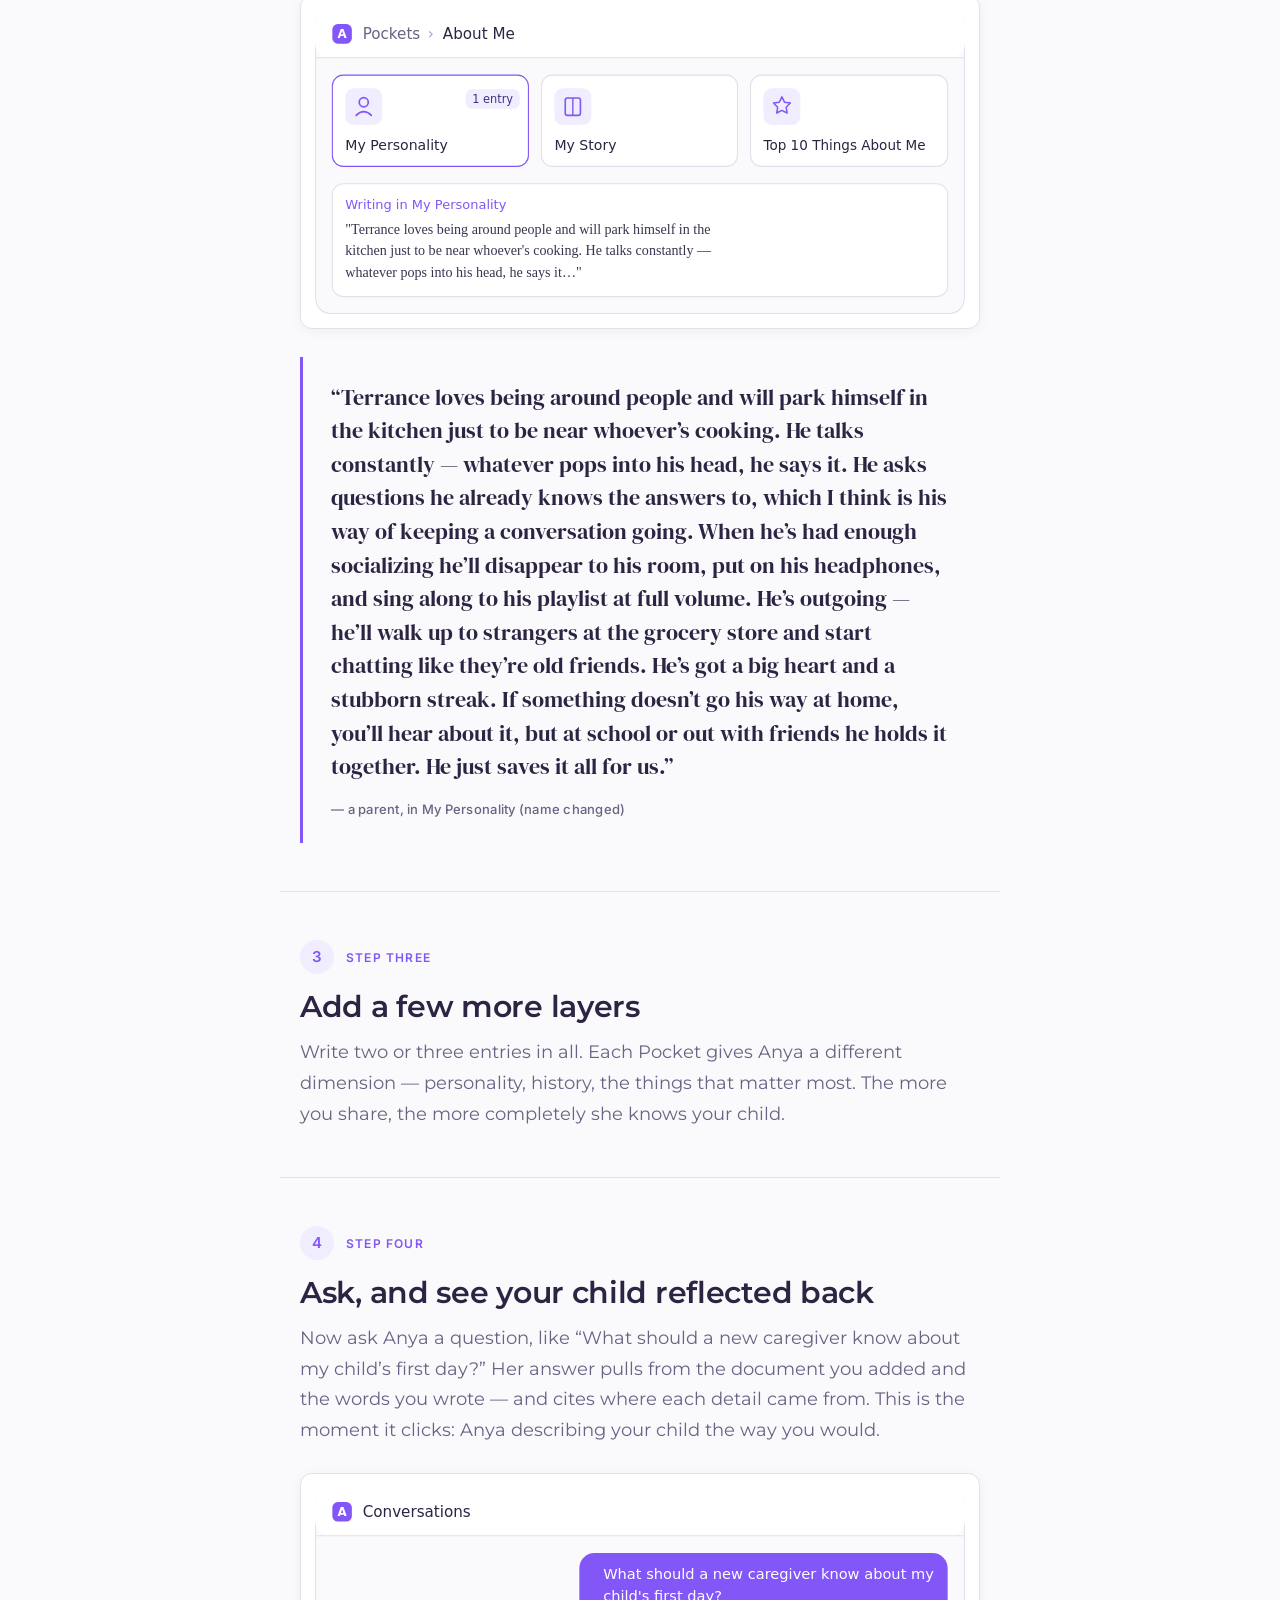
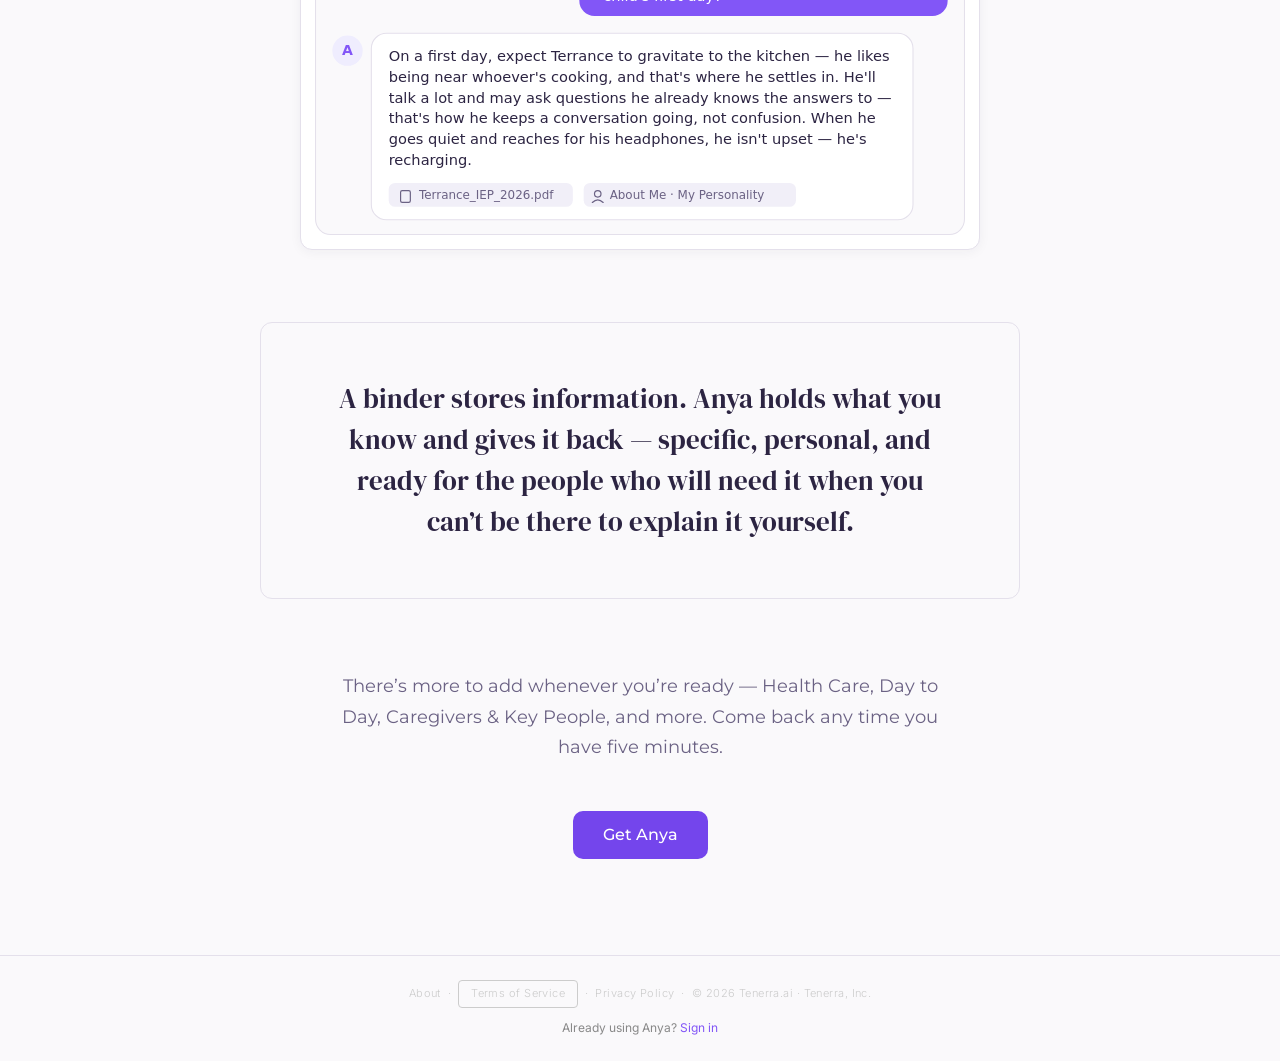
<file: how-it-works.html>
<!DOCTYPE html>
<html lang="en" prefix="og: https://ogp.me/ns#">
<head>
  <meta charset="UTF-8" />
  <meta name="viewport" content="width=device-width, initial-scale=1.0" />
  <title>How Anya Works — Anya by Tenerra.ai</title>
  <meta name="description" content="See how Anya works in four steps and about ten minutes: add a document you already have, describe your child in your own words, add a few layers, then ask Anya a question and see your child reflected back." />
  <meta name="keywords" content="how Anya works, getting started with Anya, special needs parent app, My Documents, About Me, Pockets, child knowledge continuity" />
  <meta name="theme-color" content="#8256F7" />
  <meta name="robots" content="index, follow" />
  <meta name="author" content="Tenerra.ai" />

  <!-- Open Graph -->
  <meta property="og:title" content="How Anya Works — Tenerra.ai" />
  <meta property="og:description" content="Four steps. About ten minutes. Add a document, describe your child in your own words, then ask Anya a question and see your child reflected back." />
  <meta property="og:type" content="website" />
  <meta property="og:url" content="https://anya.tenerra.ai/how-it-works" />
  <meta property="og:image" content="https://anya.tenerra.ai/assets/images/og-image-v2.jpg" />
  <meta property="og:image:width" content="1200" />
  <meta property="og:image:height" content="630" />
  <meta property="og:image:alt" content="Anya — What you know about your child, ready when it matters" />
  <meta property="og:site_name" content="Tenerra.ai" />
  <meta property="og:locale" content="en_US" />

  <!-- Twitter Card -->
  <meta name="twitter:card" content="summary_large_image" />
  <meta name="twitter:title" content="How Anya Works — Tenerra.ai" />
  <meta name="twitter:description" content="Four steps. About ten minutes. Add a document, describe your child in your own words, then ask Anya a question and see your child reflected back." />
  <meta name="twitter:image" content="https://anya.tenerra.ai/assets/images/og-image-v2.jpg" />

  <link rel="canonical" href="https://anya.tenerra.ai/how-it-works" />

  <link rel="icon" type="image/png" sizes="32x32" href="/assets/images/favicon-32x32.png" />
  <link rel="icon" type="image/png" sizes="16x16" href="/assets/images/favicon-16x16.png" />
  <link rel="apple-touch-icon" sizes="180x180" href="/assets/images/apple-touch-icon.png" />

  <link rel="preconnect" href="https://fonts.googleapis.com" />
  <link rel="preconnect" href="https://fonts.gstatic.com" crossorigin />
  <link href="https://fonts.googleapis.com/css2?family=Inter:wght@400;500;600&amp;family=DM+Serif+Display:ital@0;1&amp;family=Montserrat:wght@400;500;600&amp;display=swap" rel="stylesheet" />
  <link rel="stylesheet" href="/assets/css/shared.css" />

  <style>
    /* ─── PAGE LAYOUT ─── */
    .hiw-hero {
      text-align: center;
      max-width: 720px;
      margin: 0 auto;
      padding: 120px 20px 24px;
    }
    .hiw-hero h1 {
      font-size: clamp(2rem, 5vw, 2.75rem);
      font-weight: 600;
      letter-spacing: -0.02em;
      color: var(--color-text-primary);
      margin-bottom: 16px;
    }
    .hiw-hero .hiw-sub {
      font-size: 19px;
      line-height: 1.6;
      color: var(--color-text-secondary);
      max-width: 560px;
      margin: 0 auto 28px;
    }
    .hiw-meta {
      display: inline-flex;
      align-items: center;
      gap: 8px;
      font-family: var(--font-ui);
      font-size: 13px;
      font-weight: 600;
      letter-spacing: 0.04em;
      color: var(--color-accent);
      margin-bottom: 24px;
    }

    /* ─── FRAMING ─── */
    .hiw-framing {
      max-width: 660px;
      margin: 0 auto;
      padding: 24px 20px 8px;
      text-align: center;
    }
    .hiw-framing p {
      font-size: 20px;
      line-height: 1.7;
      color: var(--color-text-primary);
      margin: 0;
    }

    /* ─── STEPS ─── */
    .hiw-step {
      max-width: 720px;
      margin: 0 auto;
      padding: 48px 20px;
      border-top: 1px solid var(--color-border);
    }
    .hiw-step-eyebrow {
      display: flex;
      align-items: center;
      gap: 12px;
      margin-bottom: 14px;
    }
    .hiw-step-num {
      flex-shrink: 0;
      width: 34px;
      height: 34px;
      border-radius: 50%;
      background: var(--color-icon-tile);
      color: var(--color-primary);
      font-family: var(--font-ui);
      font-size: 15px;
      font-weight: 600;
      display: inline-flex;
      align-items: center;
      justify-content: center;
    }
    .hiw-step-label {
      font-family: var(--font-ui);
      font-size: 12px;
      font-weight: 600;
      letter-spacing: 0.1em;
      text-transform: uppercase;
      color: var(--color-primary);
    }
    .hiw-step h2 {
      font-size: clamp(1.4rem, 3vw, 1.85rem);
      font-weight: 600;
      letter-spacing: -0.01em;
      color: var(--color-text-primary);
      margin-bottom: 12px;
    }
    .hiw-step p {
      font-size: 18px;
      line-height: 1.7;
      color: var(--color-text-secondary);
      margin-bottom: 0;
    }

    /* ─── MOCKUP FRAMES ─── */
    .hiw-mockup {
      margin: 28px 0 0;
      background: #ffffff;
      border: 1px solid var(--color-border);
      border-radius: var(--radius);
      padding: 14px;
      box-shadow: 0 2px 12px rgba(44, 36, 66, 0.05);
    }
    .hiw-mockup img {
      width: 100%;
      height: auto;
      border-radius: 8px;
    }
    .hiw-mockup figcaption {
      font-family: var(--font-ui);
      font-size: 12px;
      color: var(--color-text-muted);
      text-align: center;
      margin-top: 10px;
    }

    /* ─── PARENT QUOTE ─── */
    .parent-quote {
      font-family: var(--font-display);
      font-size: clamp(1.15rem, 2.4vw, 1.4rem);
      line-height: 1.5;
      color: var(--color-text-primary);
      background: var(--color-primary-soft);
      border-left: 3px solid var(--color-primary);
      border-radius: 0 var(--radius) var(--radius) 0;
      padding: 24px 28px;
      margin: 28px 0 0;
    }
    .parent-quote cite {
      display: block;
      margin-top: 16px;
      font-family: var(--font-ui);
      font-style: normal;
      font-size: 13px;
      font-weight: 500;
      letter-spacing: 0.02em;
      color: var(--color-text-secondary);
    }

    /* ─── RECOGNITION MOMENT ─── */
    .hiw-recognition {
      max-width: 760px;
      margin: 24px auto;
      padding: 56px 32px;
      background: var(--color-primary-soft);
      border: 1px solid var(--color-border);
      border-radius: var(--radius);
      text-align: center;
    }
    .hiw-recognition p {
      font-family: var(--font-display);
      font-size: clamp(1.3rem, 3vw, 1.7rem);
      line-height: 1.5;
      color: var(--color-text-primary);
      max-width: 620px;
      margin: 0 auto;
    }

    /* ─── WHAT'S NEXT ─── */
    .hiw-next {
      max-width: 660px;
      margin: 0 auto;
      padding: 48px 20px 8px;
      text-align: center;
    }
    .hiw-next p {
      font-size: 18px;
      line-height: 1.7;
      color: var(--color-text-secondary);
      margin: 0;
    }

    /* ─── CTA ─── */
    .hiw-cta {
      text-align: center;
      padding: 40px 20px 96px;
    }
    .button-primary.button-lg {
      font-size: 16px;
      padding: 16px 30px;
      border-radius: 10px;
    }

    /* ─── SCROLL REVEAL ─── */
    @media (prefers-reduced-motion: no-preference) {
      .fade-in {
        opacity: 0;
        transform: translateY(12px);
        transition: opacity 0.5s ease, transform 0.5s ease;
      }
      .fade-in.visible {
        opacity: 1;
        transform: translateY(0);
      }
    }

    @media (max-width: 640px) {
      .hiw-hero { padding-top: 104px; }
      .hiw-framing p { font-size: 18px; }
      .hiw-step { padding: 40px 16px; }
      .hiw-step p { font-size: 16px; }
      .hiw-recognition { padding: 40px 22px; }
    }
  </style>

  <script type="application/ld+json">
  {
    "@context": "https://schema.org",
    "@type": "HowTo",
    "name": "How Anya works",
    "description": "Get started with Anya in four steps and about ten minutes: add a document you already have, describe your child in your own words, add a few more layers, then ask Anya a question and see your child reflected back.",
    "totalTime": "PT10M",
    "image": "https://anya.tenerra.ai/assets/images/og-image-v2.jpg",
    "step": [
      {
        "@type": "HowToStep",
        "position": 1,
        "name": "Start with a document you already have",
        "text": "Find your child's most recent IEP, IPP, diagnosis report, or therapy summary and add it to My Documents. Anya reads it and builds the first layer of what she knows.",
        "url": "https://anya.tenerra.ai/how-it-works#step-1"
      },
      {
        "@type": "HowToStep",
        "position": 2,
        "name": "Tell Anya who your child is, in your own words",
        "text": "Open About Me and pick a Pocket like My Personality, My Story, or Top 10 Things About Me. Write the way you'd describe your child to someone about to spend the day with them.",
        "url": "https://anya.tenerra.ai/how-it-works#step-2"
      },
      {
        "@type": "HowToStep",
        "position": 3,
        "name": "Add a few more layers",
        "text": "Write two or three entries in all. Each Pocket gives Anya a different dimension: personality, history, the things that matter most.",
        "url": "https://anya.tenerra.ai/how-it-works#step-3"
      },
      {
        "@type": "HowToStep",
        "position": 4,
        "name": "Ask, and see your child reflected back",
        "text": "Ask Anya a question, like what a new caregiver should know about your child's first day. Her answer pulls from the document you added and the words you wrote, and cites where each detail came from.",
        "url": "https://anya.tenerra.ai/how-it-works#step-4"
      }
    ]
  }
  </script>
</head>
<body>

  <!-- NAV -->
  <nav class="nav">
    <a href="/" class="nav-wordmark" aria-label="Anya — Your child, known. Home"><img class="nav-logo" src="/assets/images/anya-logo-your-child-known.webp" alt="Anya — Your child, known." width="730" height="240" /></a>
    <ul class="nav-links">
      <li><a href="/about" class="nav-link">About</a></li>
      <li><a href="/how-it-works" class="nav-link" aria-current="page">How it works</a></li>
      <li><a href="/testimonials" class="nav-link">Parents say</a></li>
      <li><a href="/stories" class="nav-link">Stories</a></li>
      <li><a href="/faqs" class="nav-link">FAQs</a></li>
    </ul>

    <!-- More dropdown: visible when nav-links are hidden (≤860px) -->
    <div class="nav-more">
      <button class="nav-more-trigger" aria-expanded="false" aria-controls="more-menu">
        More
        <svg width="12" height="12" viewBox="0 0 12 12" fill="none">
          <path d="M2 4l4 4 4-4" stroke="#555" stroke-width="1.5" stroke-linecap="round" stroke-linejoin="round"/>
        </svg>
      </button>
      <div class="nav-more-menu" id="more-menu" role="menu">
        <a href="/about">About</a>
        <a href="/how-it-works">How it works</a>
        <a href="/testimonials">Parents say</a>
        <a href="/stories">Stories</a>
        <a href="/faqs">FAQs</a>
      </div>
    </div>

    <!-- Primary CTA -->
    <div class="nav-actions">
      <a href="https://app.vestlife.com" target="_blank" rel="noopener noreferrer" class="nav-signin">Sign in</a>
      <a href="https://app.vestlife.com" target="_blank" rel="noopener noreferrer" class="nav-cta">Get Anya</a>
    </div>
    <button class="nav-hamburger" aria-label="Menu" aria-expanded="false" aria-controls="mobileMenu">
      <svg width="20" height="20" viewBox="0 0 20 20" fill="none">
        <path d="M3 5h14M3 10h14M3 15h14" stroke="#1a1a1a" stroke-width="1.5" stroke-linecap="round"/>
      </svg>
    </button>
  </nav>
  <div class="nav-mobile-menu" id="mobileMenu">
    <a href="/about">About</a>
    <a href="/how-it-works">How it works</a>
    <a href="/testimonials">Parents say</a>
    <a href="/stories">Stories</a>
    <a href="/faqs">FAQs</a>
    <a href="https://app.vestlife.com" target="_blank" rel="noopener noreferrer">Sign in</a>
    <a href="https://app.vestlife.com" target="_blank" rel="noopener noreferrer">Get Anya</a>
  </div>

  <main id="main-content">

    <!-- HERO -->
    <section class="hiw-hero">
      <h1>How Anya works</h1>
      <p class="hiw-sub">Four steps. About ten minutes. Start with what you already know about your child.</p>
      <p class="hiw-meta">
        <svg width="15" height="15" viewBox="0 0 16 16" fill="none" aria-hidden="true">
          <circle cx="8" cy="8" r="7" stroke="currentColor" stroke-width="1.5"/>
          <path d="M5 8l2 2 4-4" stroke="currentColor" stroke-width="1.5" stroke-linecap="round" stroke-linejoin="round"/>
        </svg>
        No special prep needed
      </p>
      <div>
        <a href="https://app.vestlife.com" target="_blank" rel="noopener noreferrer" class="button-primary button-lg" data-cta="hiw-hero">Get Anya</a>
      </div>
    </section>

    <!-- FRAMING -->
    <section class="hiw-framing fade-in">
      <p>Every Vest starts empty. The goal isn't to fill everything at once — it's to start. In your first few minutes, you give Anya a document and a few words in your own voice, and she begins to know your child.</p>
    </section>

    <!-- STEP 1 -->
    <section class="hiw-step fade-in" id="step-1">
      <div class="hiw-step-eyebrow">
        <span class="hiw-step-num">1</span>
        <span class="hiw-step-label">Step One</span>
      </div>
      <h2>Start with a document you already have</h2>
      <p>Find your child's most recent IEP, IPP, diagnosis report, or therapy summary — you probably have one already. Add it to My Documents and Anya reads it, building the first layer of what she knows. Don't have one handy? Start with Step 2 instead.</p>
      <figure class="hiw-mockup">
        <img src="/assets/images/how-it-works-step1-documents.svg" width="600" height="300" loading="lazy" decoding="async" alt="The Anya app showing a child's IEP uploaded to My Documents, with Anya reading it." />
      </figure>
    </section>

    <!-- STEP 2 -->
    <section class="hiw-step fade-in" id="step-2">
      <div class="hiw-step-eyebrow">
        <span class="hiw-step-num">2</span>
        <span class="hiw-step-label">Step Two</span>
      </div>
      <h2>Tell Anya who your child is, in your own words</h2>
      <p>Open About Me and pick a Pocket — like My Personality, My Story, or Top 10 Things About Me. Write the way you'd describe your child to someone about to spend the day with them. Not the diagnosis. The real, everyday them.</p>
      <figure class="hiw-mockup">
        <img src="/assets/images/how-it-works-step2-about-me.svg" width="600" height="280" loading="lazy" decoding="async" alt="The About Me section with three Pockets, and a parent writing a personal entry in My Personality." />
      </figure>
      <blockquote class="parent-quote">
        &#8220;Terrance loves being around people and will park himself in the kitchen just to be near whoever&#8217;s cooking. He talks constantly — whatever pops into his head, he says it. He asks questions he already knows the answers to, which I think is his way of keeping a conversation going. When he&#8217;s had enough socializing he&#8217;ll disappear to his room, put on his headphones, and sing along to his playlist at full volume. He&#8217;s outgoing — he&#8217;ll walk up to strangers at the grocery store and start chatting like they&#8217;re old friends. He&#8217;s got a big heart and a stubborn streak. If something doesn&#8217;t go his way at home, you&#8217;ll hear about it, but at school or out with friends he holds it together. He just saves it all for us.&#8221;
        <cite>— a parent, in My Personality (name changed)</cite>
      </blockquote>
    </section>

    <!-- STEP 3 -->
    <section class="hiw-step fade-in" id="step-3">
      <div class="hiw-step-eyebrow">
        <span class="hiw-step-num">3</span>
        <span class="hiw-step-label">Step Three</span>
      </div>
      <h2>Add a few more layers</h2>
      <p>Write two or three entries in all. Each Pocket gives Anya a different dimension — personality, history, the things that matter most. The more you share, the more completely she knows your child.</p>
    </section>

    <!-- STEP 4 -->
    <section class="hiw-step fade-in" id="step-4">
      <div class="hiw-step-eyebrow">
        <span class="hiw-step-num">4</span>
        <span class="hiw-step-label">Step Four</span>
      </div>
      <h2>Ask, and see your child reflected back</h2>
      <p>Now ask Anya a question, like &#8220;What should a new caregiver know about my child&#8217;s first day?&#8221; Her answer pulls from the document you added and the words you wrote — and cites where each detail came from. This is the moment it clicks: Anya describing your child the way you would.</p>
      <figure class="hiw-mockup">
        <img src="/assets/images/how-it-works-step4-conversation.svg" width="600" height="320" loading="lazy" decoding="async" alt="Anya answering a question about the child's first day, citing the document and Pocket it drew from." />
      </figure>
    </section>

    <!-- RECOGNITION MOMENT -->
    <section class="hiw-recognition fade-in">
      <p>A binder stores information. Anya holds what you know and gives it back — specific, personal, and ready for the people who will need it when you can&#8217;t be there to explain it yourself.</p>
    </section>

    <!-- WHAT'S NEXT -->
    <section class="hiw-next fade-in">
      <p>There&#8217;s more to add whenever you&#8217;re ready — Health Care, Day to Day, Caregivers &amp; Key People, and more. Come back any time you have five minutes.</p>
    </section>

    <!-- FINAL CTA -->
    <section class="hiw-cta fade-in">
      <a href="https://app.vestlife.com" target="_blank" rel="noopener noreferrer" class="button-primary button-lg" data-cta="hiw-footer">Get Anya</a>
    </section>

  </main>

  <!-- FOOTER -->
  <footer class="footer">
    <p class="footer-legal-text">
      <a href="/about" class="footer-legal-link">About</a> &nbsp;&middot;&nbsp; <a href="/terms" class="footer-legal-link footer-legal-link--button">Terms of Service</a> &nbsp;·&nbsp; <a href="/privacy" class="footer-legal-link">Privacy Policy</a> &nbsp;·&nbsp; © 2026 Tenerra.ai · Tenerra, Inc.
    </p>
    <p class="footer-signin-note">Already using Anya? <a href="https://app.vestlife.com" target="_blank" rel="noopener noreferrer" class="footer-signin-link">Sign in</a></p>
  </footer>

  <script>
    /* ─── MORE DROPDOWN ─── */
    document.addEventListener('DOMContentLoaded', function () {
      var moreTrigger = document.querySelector('.nav-more-trigger');
      var moreMenu    = document.getElementById('more-menu');

      if (!moreTrigger || !moreMenu) return;

      function openMore()  { moreTrigger.setAttribute('aria-expanded', 'true');  moreMenu.style.display = 'block'; }
      function closeMore() { moreTrigger.setAttribute('aria-expanded', 'false'); moreMenu.style.display = ''; }
      function isMoreOpen() { return moreTrigger.getAttribute('aria-expanded') === 'true'; }

      moreTrigger.addEventListener('click', function (e) {
        e.stopPropagation();
        isMoreOpen() ? closeMore() : openMore();
      });

      document.addEventListener('click', function (e) {
        if (!moreMenu.contains(e.target) && e.target !== moreTrigger) closeMore();
      });

      document.addEventListener('keydown', function (e) {
        if (e.key === 'Escape' && isMoreOpen()) { closeMore(); moreTrigger.focus(); }
      });
    });

    /* ─── NAV HAMBURGER (guaranteed mobile toggle) ─── */
    document.addEventListener('DOMContentLoaded', function () {
      var btn   = document.querySelector('.nav-hamburger');
      var mMenu = document.getElementById('mobileMenu');

      if (!btn || !mMenu) return;

      function openMenu() {
        mMenu.classList.add('open');
        btn.setAttribute('aria-expanded', 'true');
        document.body.style.overflow = 'hidden';
      }
      function closeMenu() {
        mMenu.classList.remove('open');
        btn.setAttribute('aria-expanded', 'false');
        document.body.style.overflow = '';
      }
      function isOpen() {
        return mMenu.classList.contains('open');
      }

      btn.setAttribute('aria-expanded', 'false');
      btn.setAttribute('aria-controls', 'mobileMenu');

      btn.addEventListener('click', function (e) {
        e.stopPropagation();
        isOpen() ? closeMenu() : openMenu();
      });

      mMenu.querySelectorAll('a').forEach(function (link) {
        link.addEventListener('click', closeMenu);
      });

      document.addEventListener('click', function (e) {
        if (!mMenu.contains(e.target) && e.target !== btn) closeMenu();
      });

      document.addEventListener('keydown', function (e) {
        if (e.key === 'Escape' && isOpen()) { closeMenu(); btn.focus(); }
      });
    });
  </script>

  <script>
    /* ─── SCROLL REVEAL ─── */
    (function () {
      var els = document.querySelectorAll('.fade-in');
      if (!els.length) return;

      if (!('IntersectionObserver' in window) ||
          window.matchMedia('(prefers-reduced-motion: reduce)').matches) {
        els.forEach(function (el) { el.classList.add('visible'); });
        return;
      }

      var observer = new IntersectionObserver(function (entries) {
        entries.forEach(function (entry) {
          if (entry.isIntersecting) {
            entry.target.classList.add('visible');
            observer.unobserve(entry.target);
          }
        });
      }, { threshold: 0.15 });

      els.forEach(function (el) { observer.observe(el); });
    })();
  </script>

  <!-- ── Cookie Consent Banner ── -->
  <div id="cookie-banner" class="cookie-banner" role="dialog" aria-label="Cookie consent" aria-live="polite">
    <span>This site uses analytics cookies to improve how we reach families. <a href="/privacy">Learn more</a></span>
    <div class="cookie-banner-actions">
      <button onclick="setConsent('denied')" class="cookie-btn cookie-btn-decline">Decline</button>
      <button onclick="setConsent('granted')" class="cookie-btn cookie-btn-accept">Accept cookies</button>
    </div>
  </div>
  <script>
    /* ── GA Consent Management ── */
    (function () {
      var GA_ID = 'G-26WJ4LRG87';
      function loadGA() {
        var s = document.createElement('script');
        s.async = true;
        s.src = 'https://www.googletagmanager.com/gtag/js?id=' + GA_ID;
        document.head.appendChild(s);
        window.dataLayer = window.dataLayer || [];
        function gtag() { dataLayer.push(arguments); }
        window.gtag = gtag;
        gtag('js', new Date());
        gtag('config', GA_ID);
      }
      window.setConsent = function (choice) {
        try { localStorage.setItem('ga_consent', choice); } catch (e) {}
        var banner = document.getElementById('cookie-banner');
        if (banner) banner.style.display = 'none';
        if (choice === 'granted') loadGA();
      };
      var consent;
      try { consent = localStorage.getItem('ga_consent'); } catch (e) {}
      if (consent === 'granted') {
        loadGA();
      } else if (!consent) {
        var banner = document.getElementById('cookie-banner');
        if (banner) banner.style.display = 'flex';
      }

      /* CTA-click event — fired only when consent is granted */
      document.addEventListener('click', function (e) {
        var cta = e.target.closest ? e.target.closest('[data-cta]') : null;
        if (cta && typeof window.gtag === 'function') {
          window.gtag('event', 'cta_click', {
            cta_location: cta.getAttribute('data-cta'),
            page: 'how-it-works'
          });
        }
      });
    })();
  </script>
  <script>
    (function () {
      if (!navigator.modelContext || typeof navigator.modelContext.provideContext !== 'function') return;

      navigator.modelContext.provideContext({
        tools: [
          {
            name: 'open_app',
            description: 'Open the Anya app sign-in page.',
            inputSchema: {
              type: 'object',
              properties: {}
            },
            execute: async function () {
              var popup = window.open('https://app.vestlife.com', '_blank', 'noopener,noreferrer');
              return { opened: !!popup, url: 'https://app.vestlife.com' };
            }
          },
          {
            name: 'site_search',
            description: 'Find matching text on this page and return snippets.',
            inputSchema: {
              type: 'object',
              properties: {
                query: { type: 'string' }
              },
              required: ['query']
            },
            execute: async function (input) {
              var query = (input && input.query ? String(input.query) : '').trim().toLowerCase();
              if (!query) return { matches: [] };
              var text = document.body ? document.body.innerText : '';
              var lines = text.split('\n').map(function (line) { return line.trim(); }).filter(Boolean);
              var matches = lines.filter(function (line) { return line.toLowerCase().indexOf(query) !== -1; }).slice(0, 5);
              return { matches: matches };
            }
          }
        ]
      });
    })();
  </script>

</body>
</html>
</file>
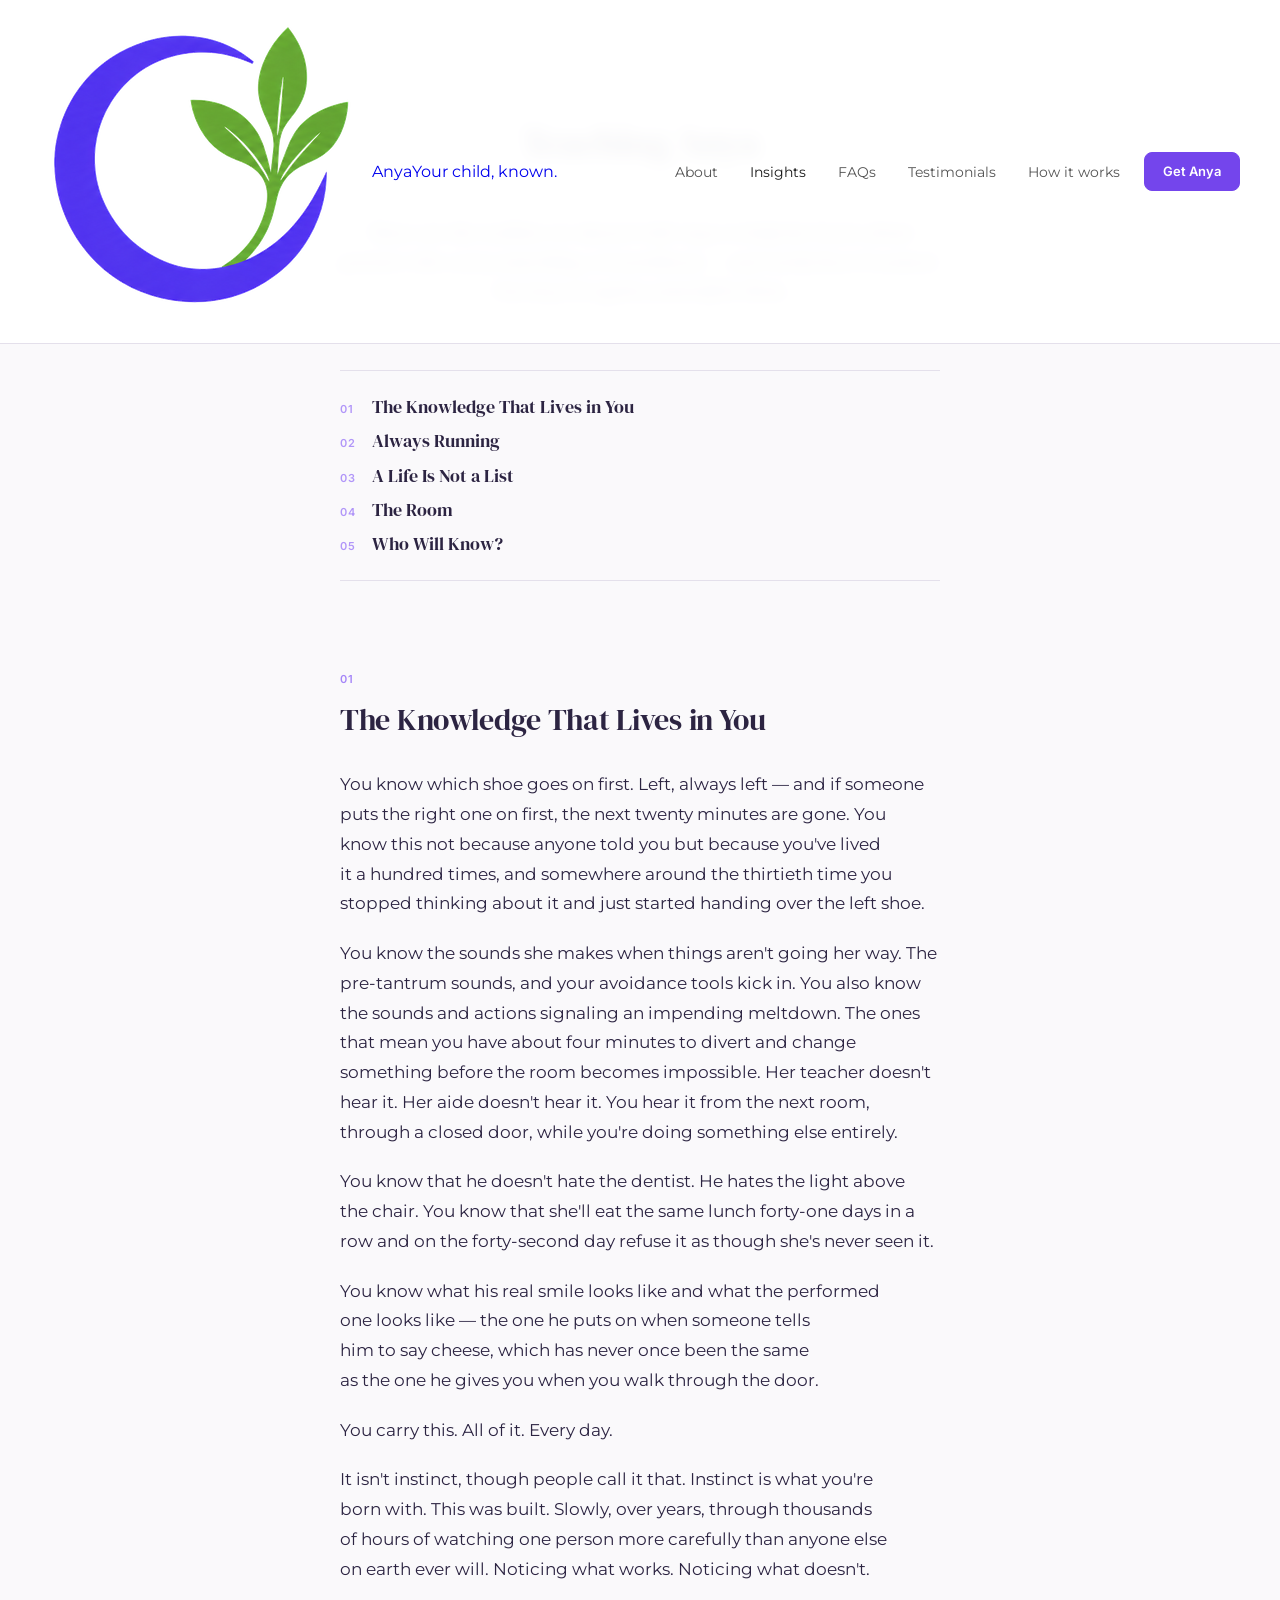
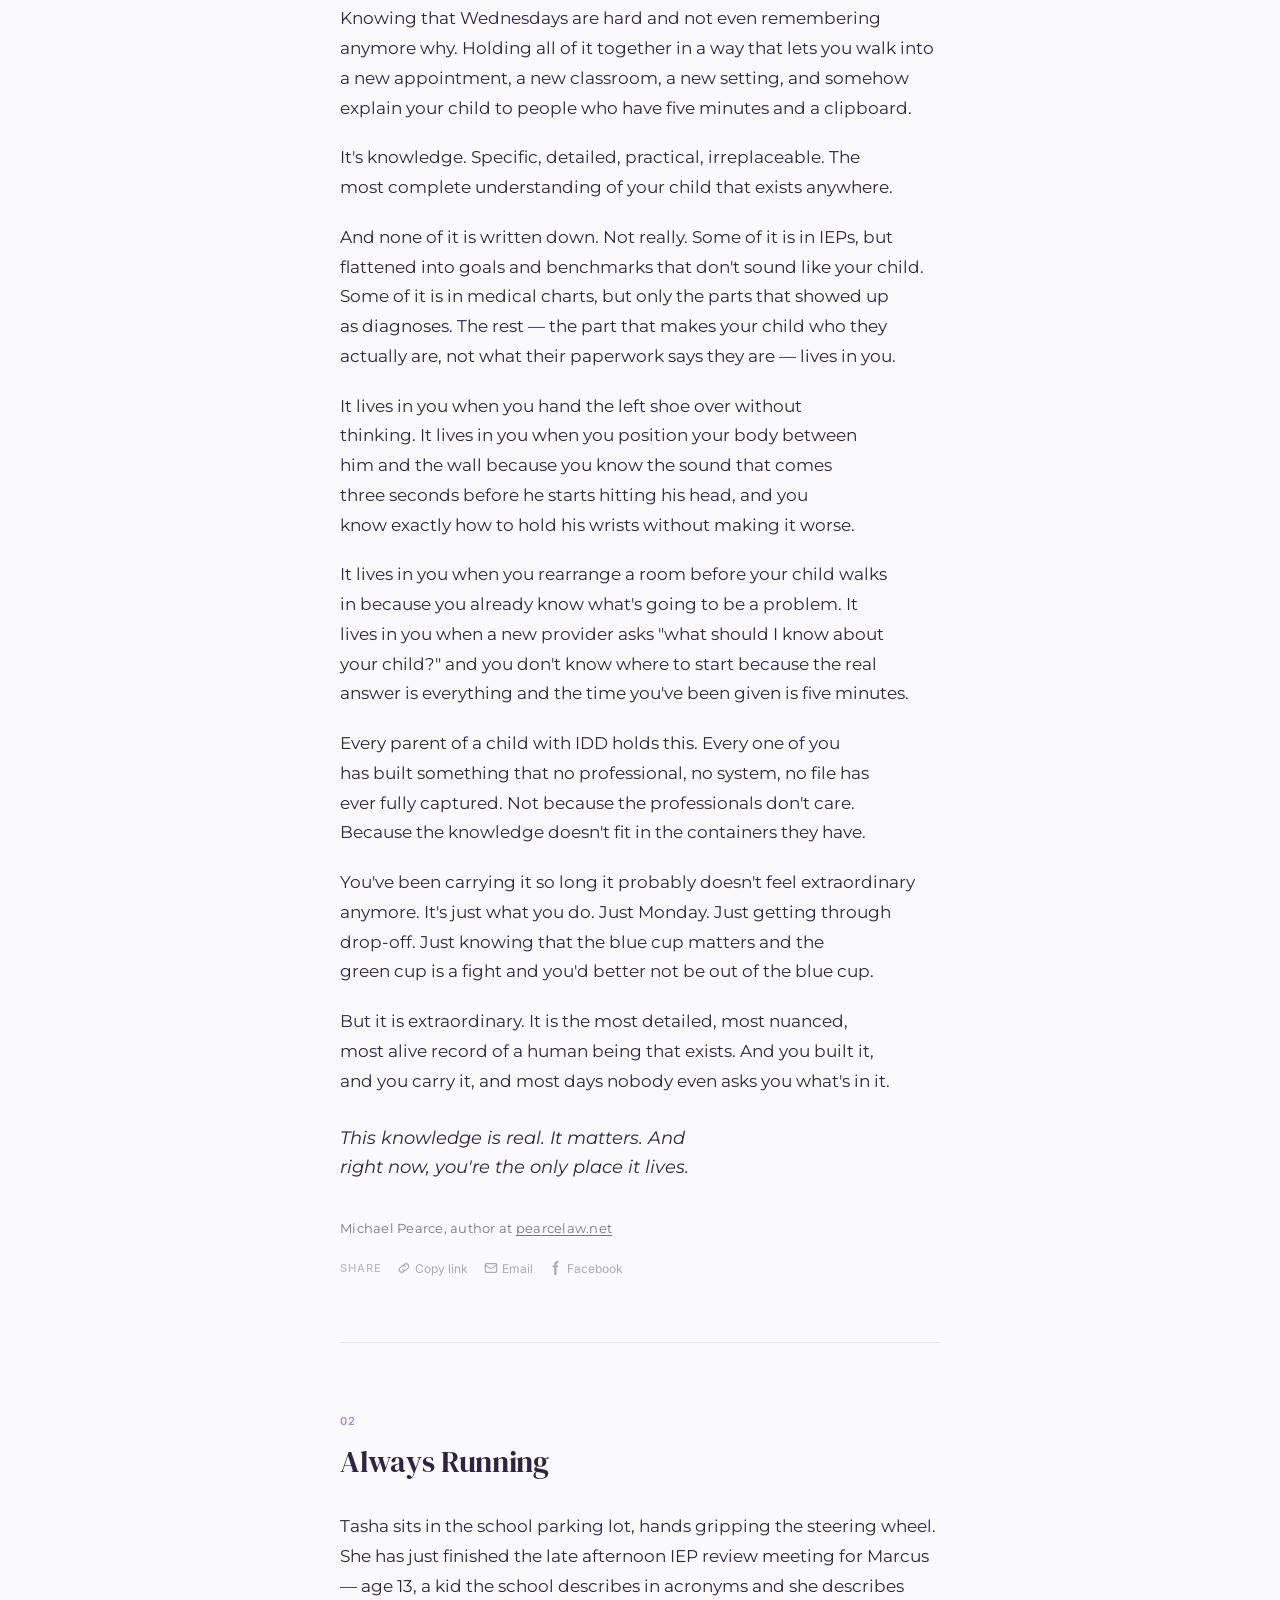
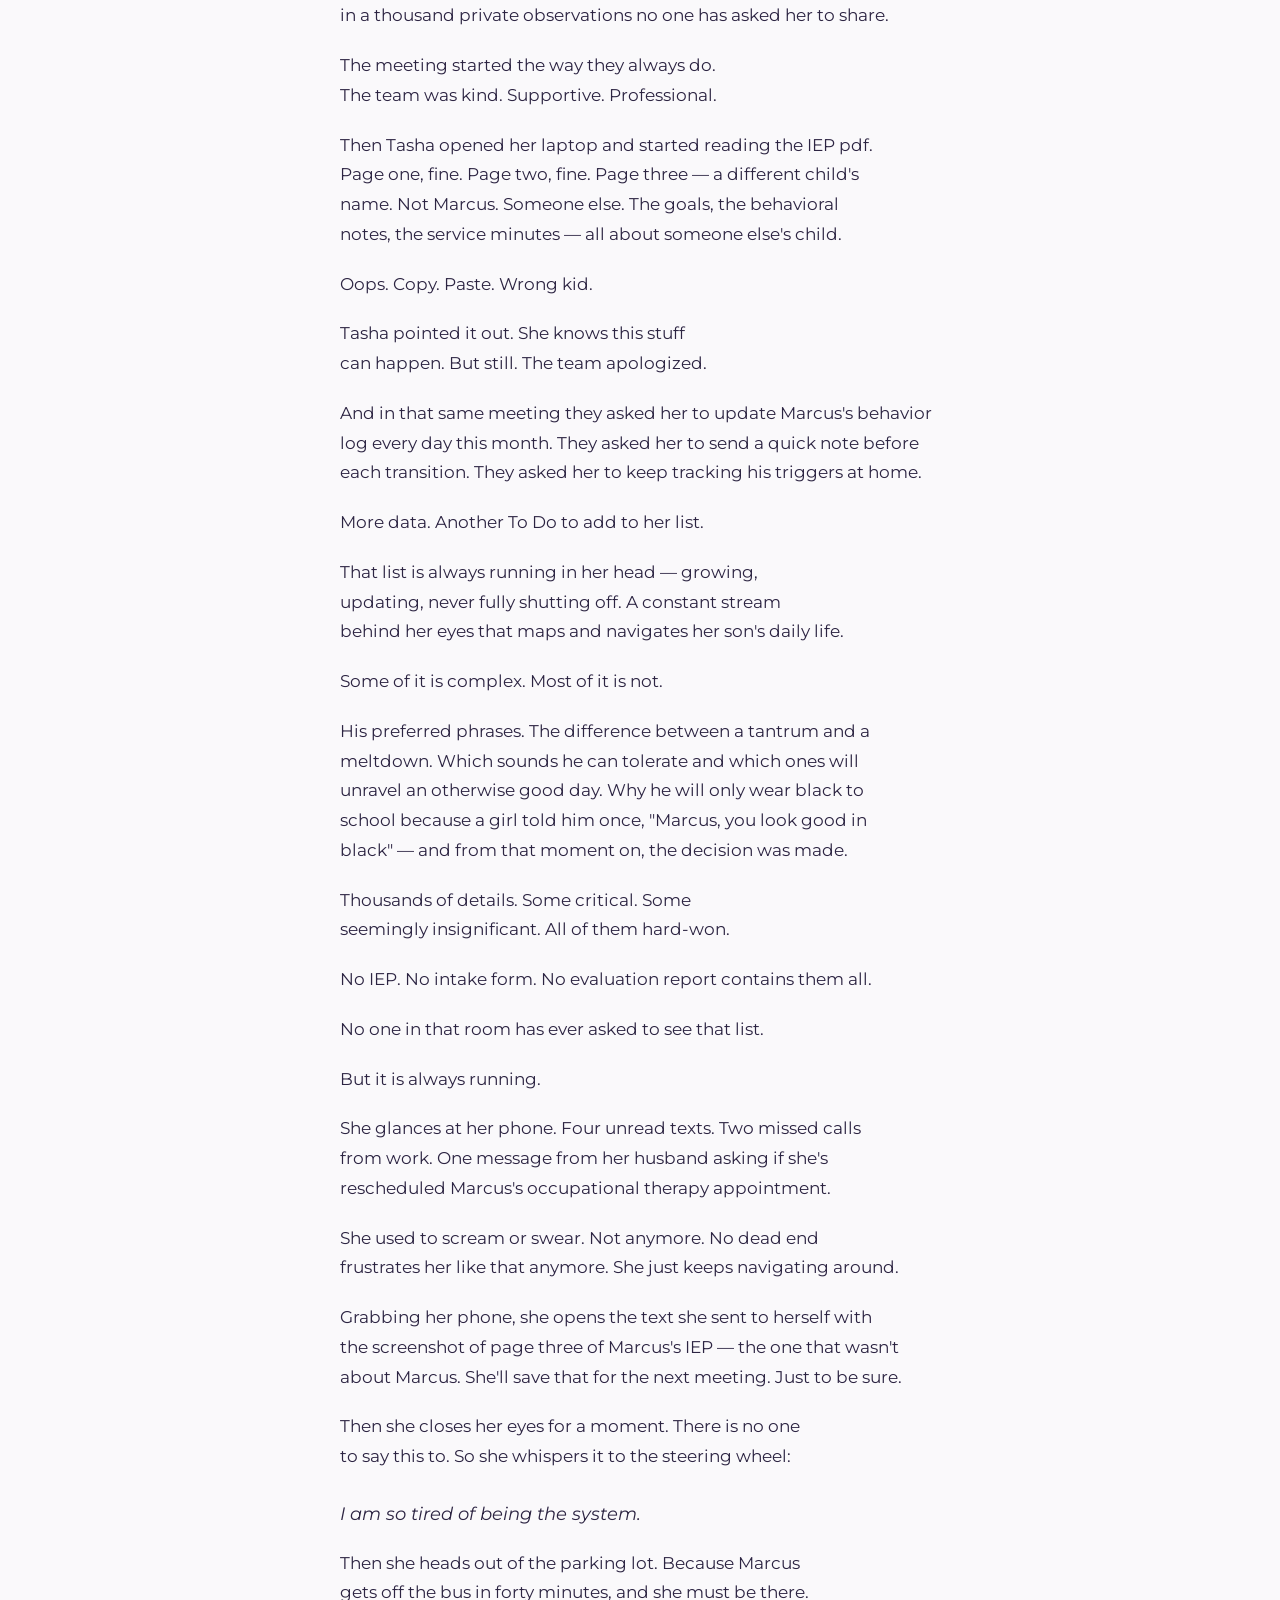
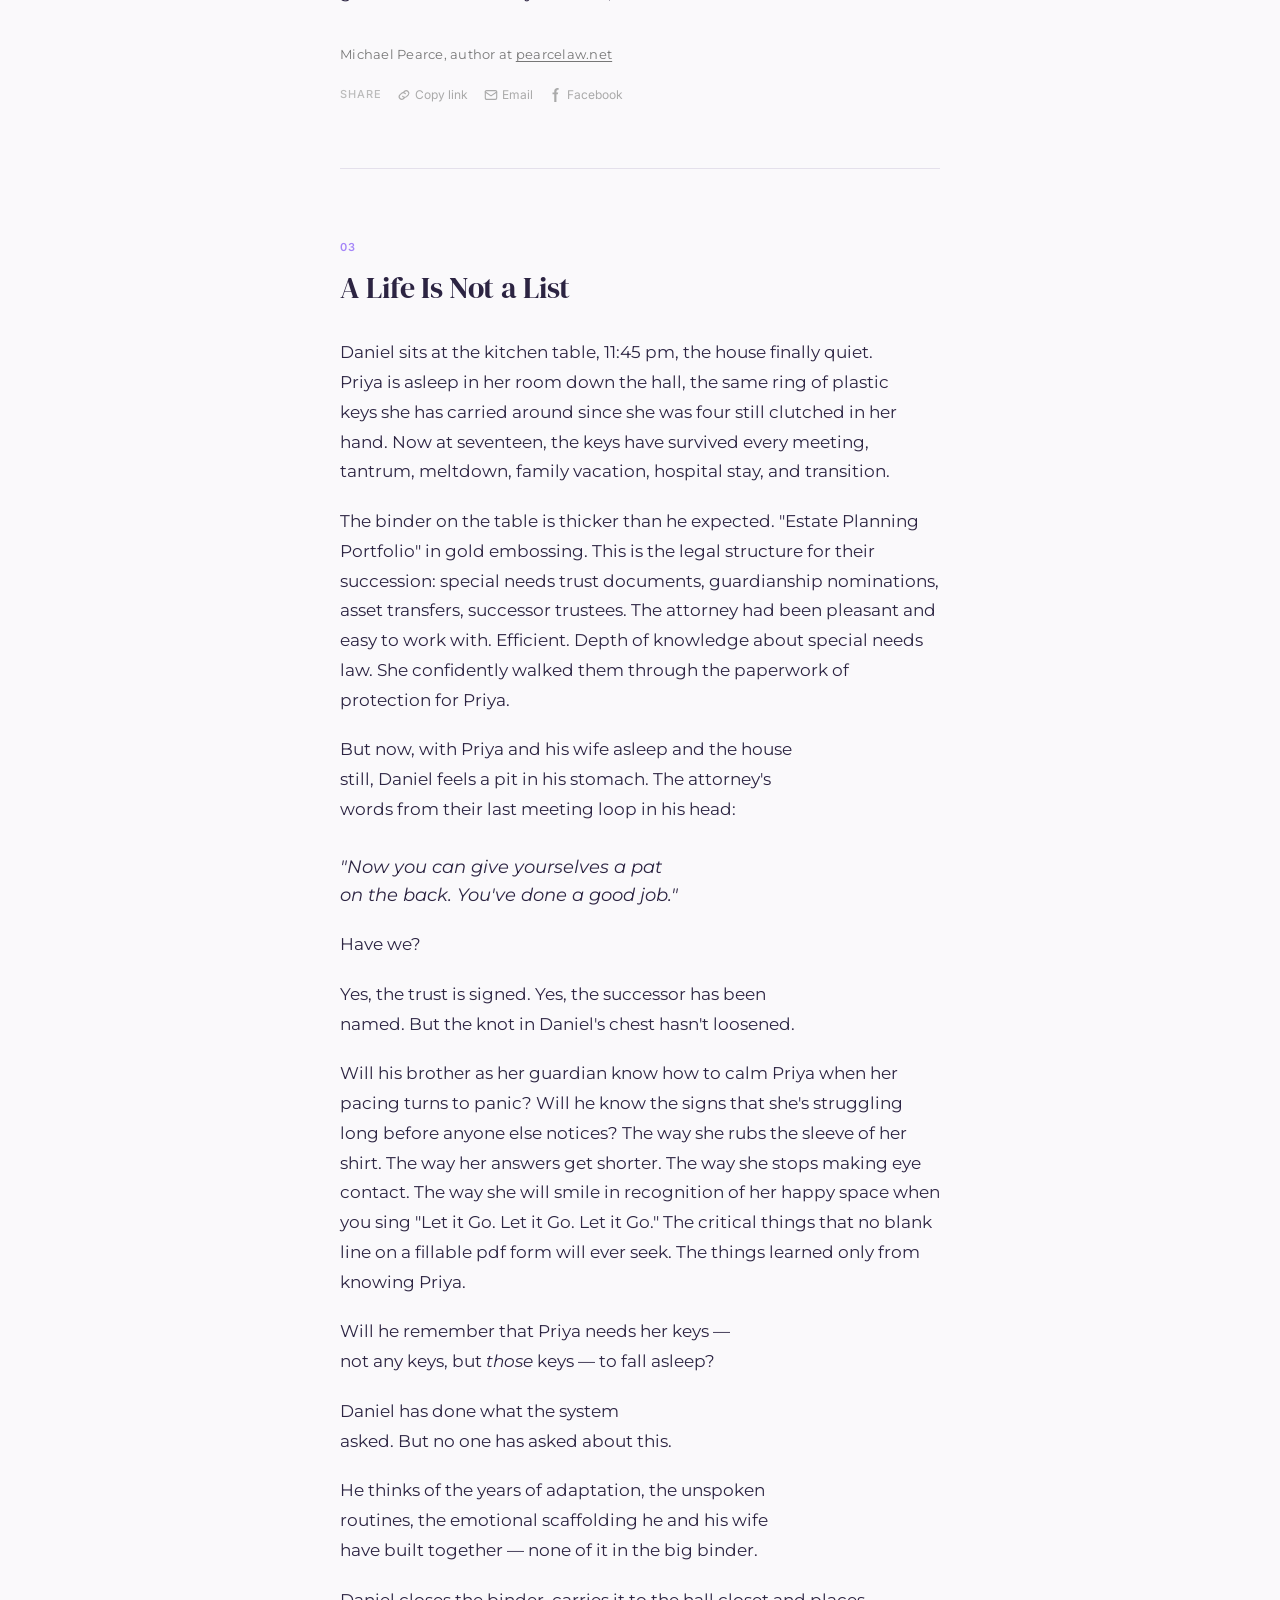
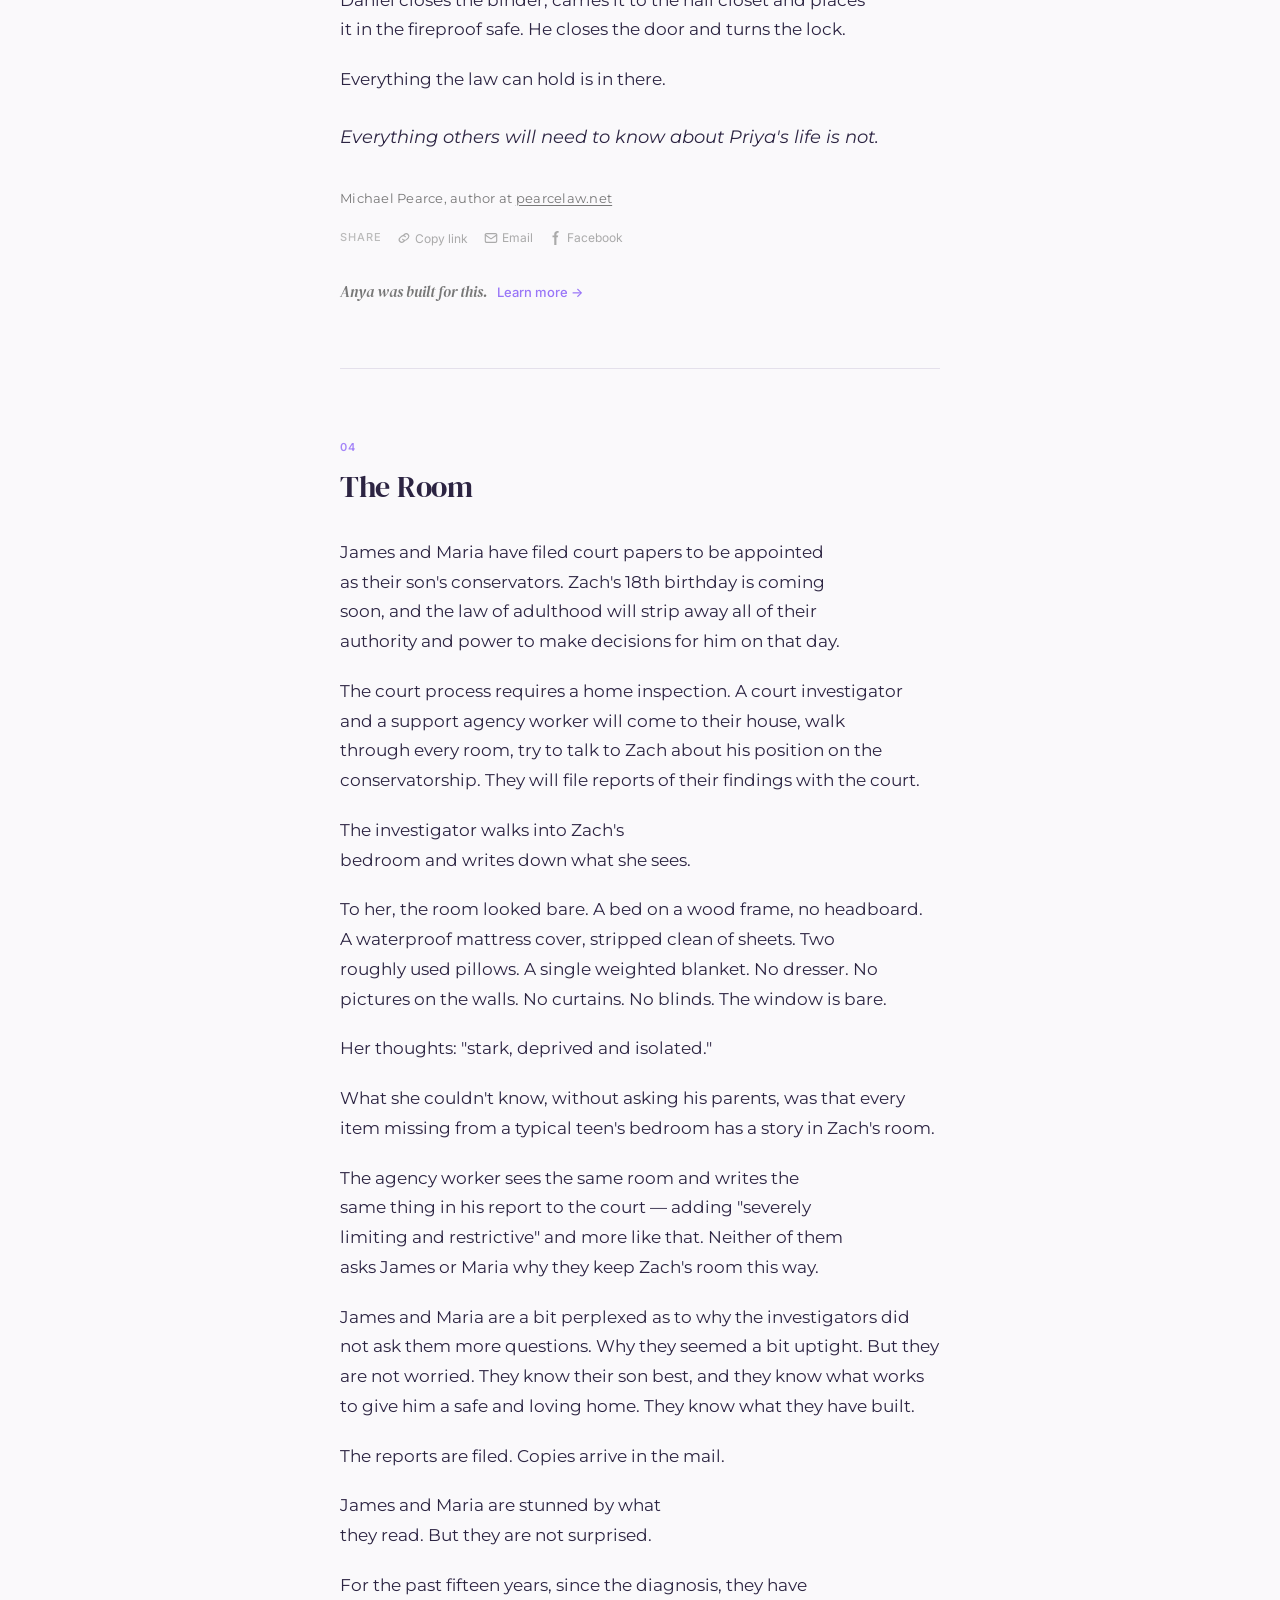
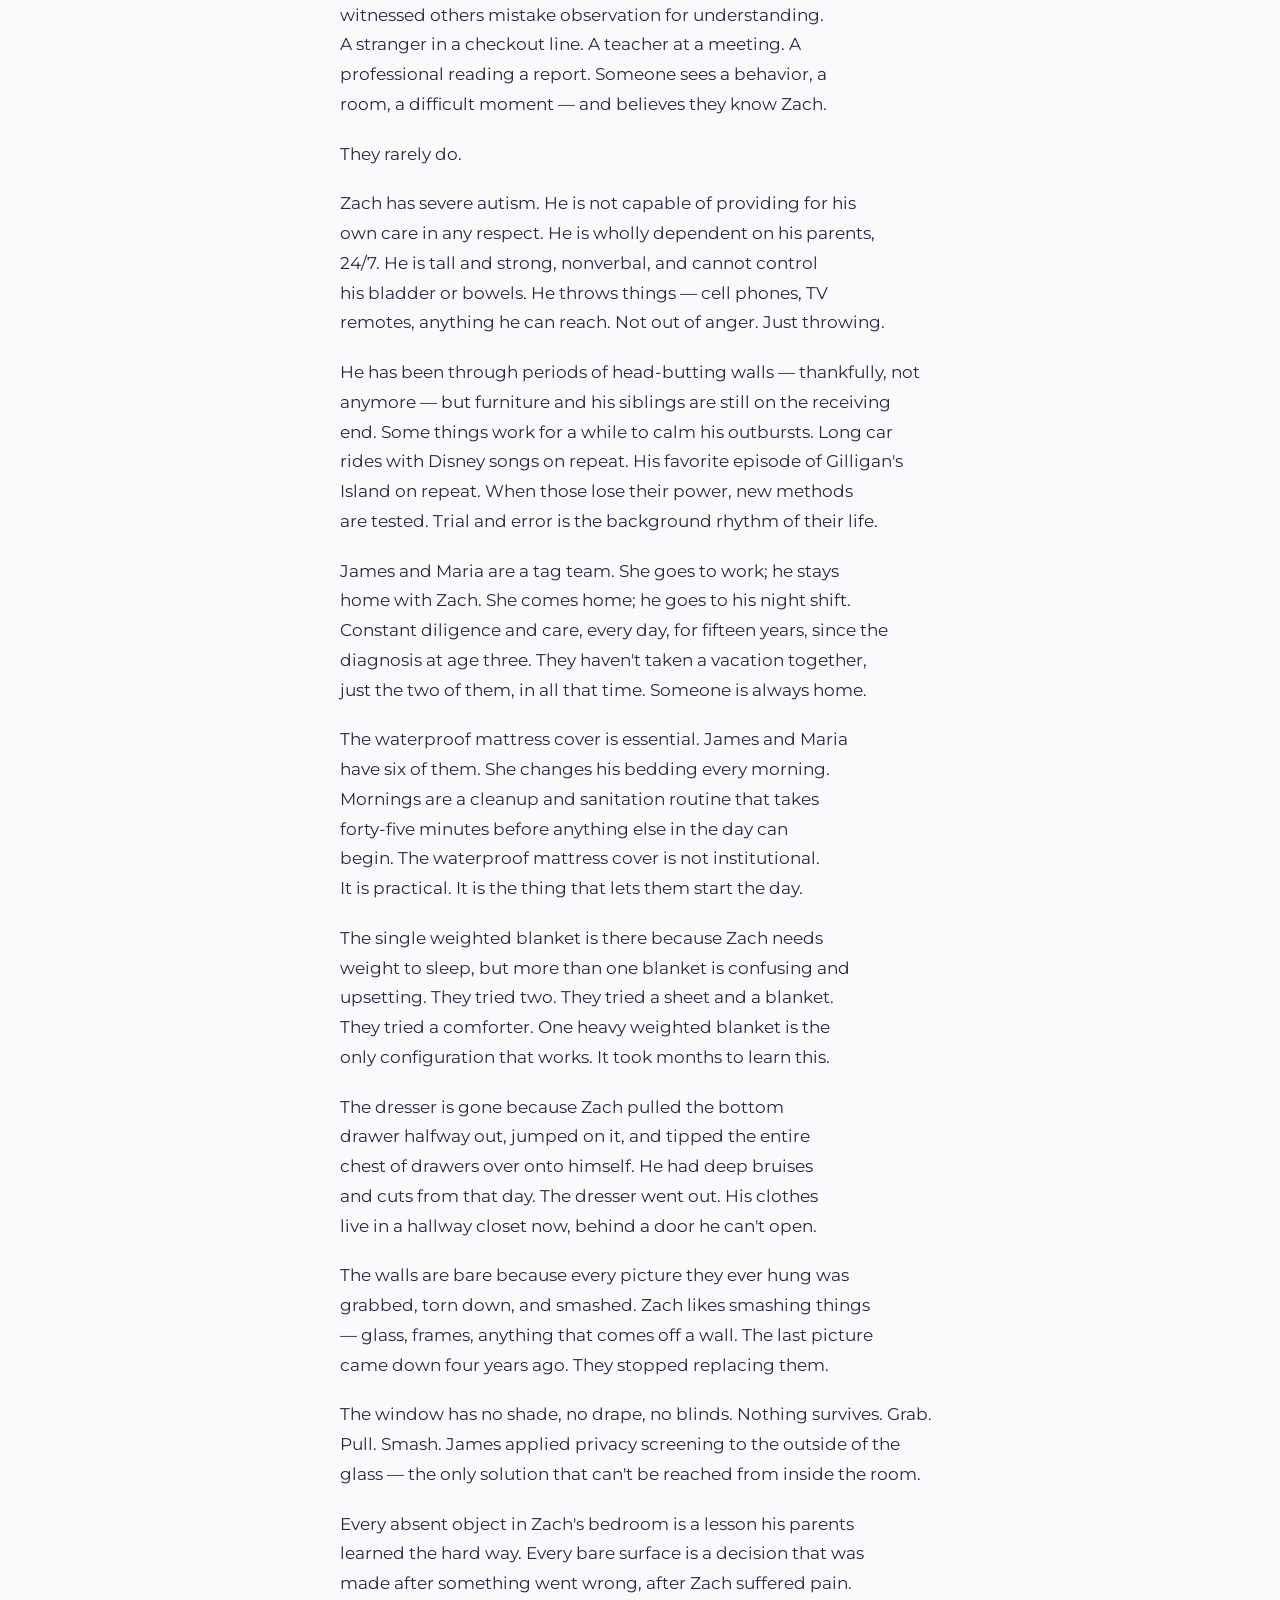
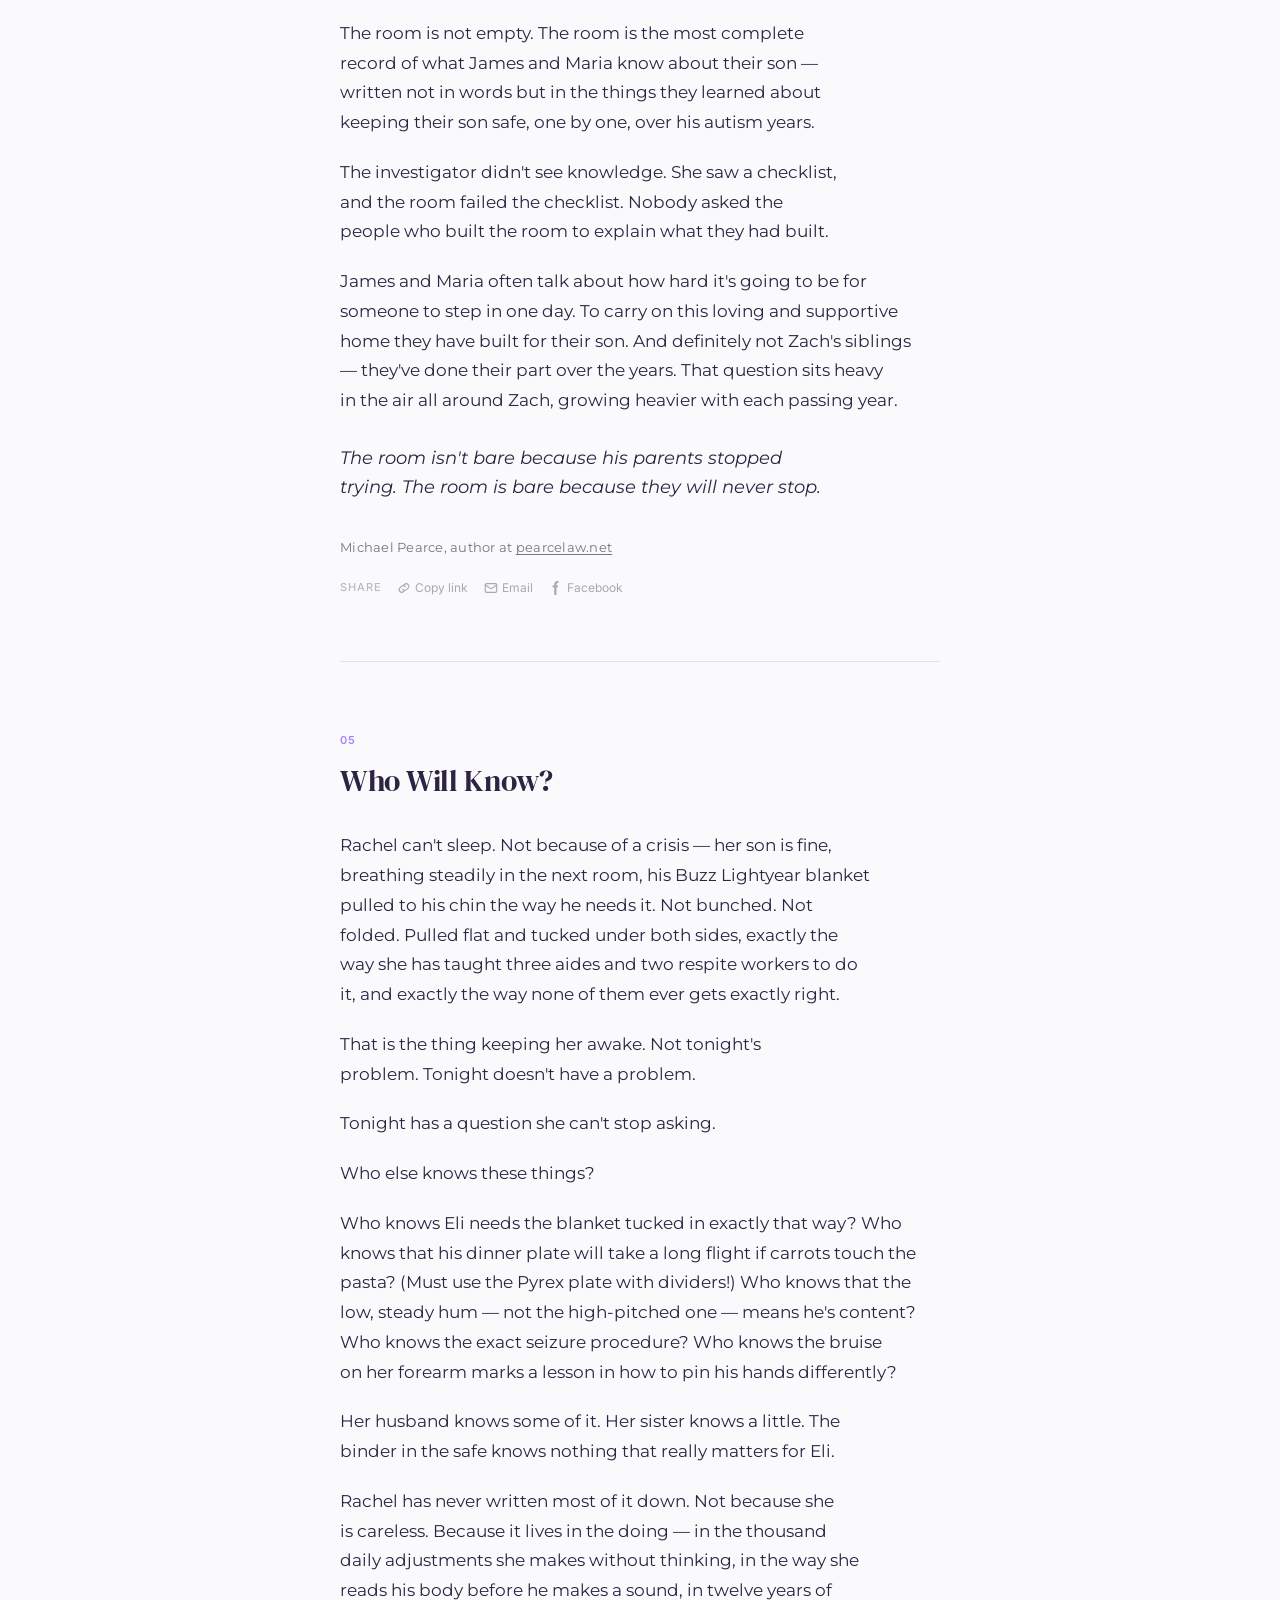
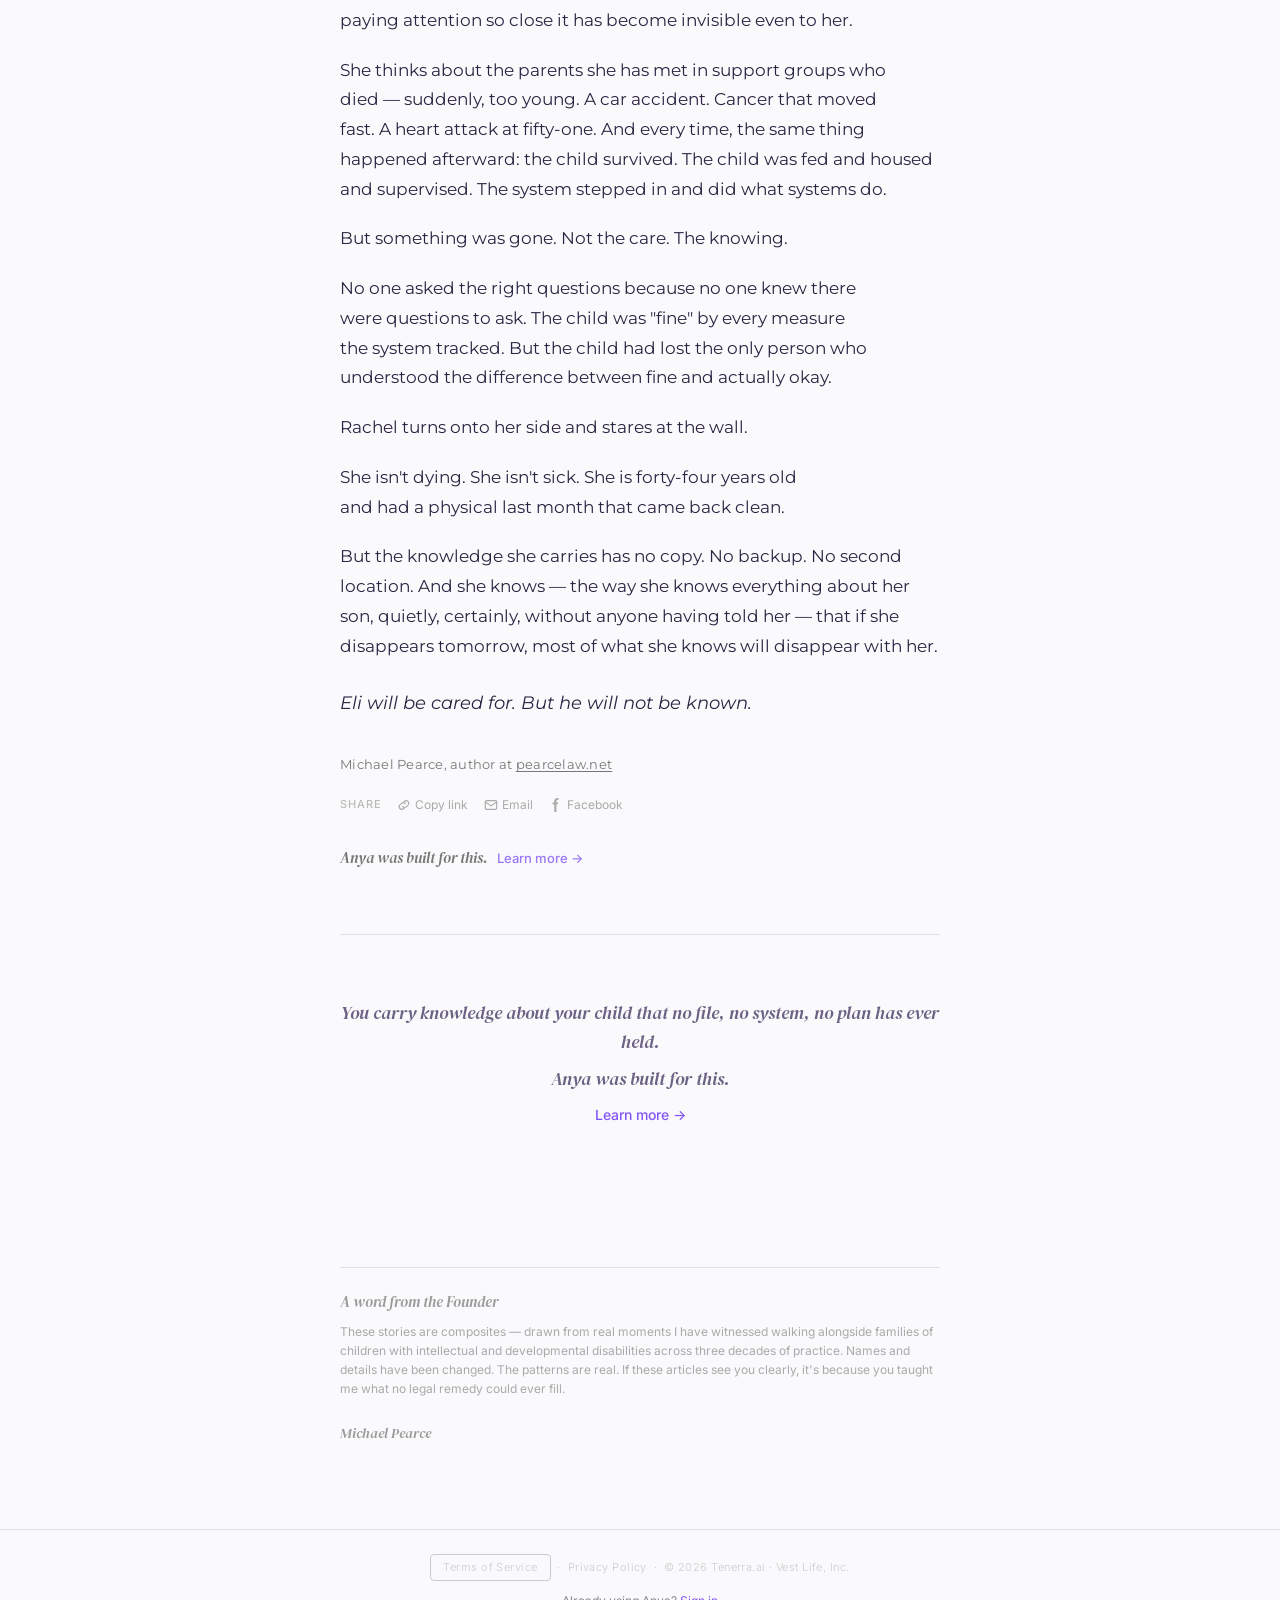
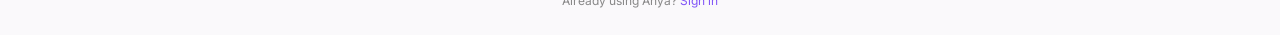
<file: insights.html>
<!DOCTYPE html>
<html lang="en" prefix="og: https://ogp.me/ns#">
<head>
  <meta charset="UTF-8" />
  <meta name="viewport" content="width=device-width, initial-scale=1.0" />
  <title>Teaching Anya — Insights for Special Needs Parents</title>
  <meta name="description" content="Realities we shared with Anya to help her learn about parents who carry something extraordinary — and rarely hear it named." />
  <meta name="keywords" content="special needs parents, IDD, parent knowledge, caregiving, special needs caregiver stories, Anya, Tenerra.ai" />
  <meta name="theme-color" content="#8256F7" />
  <meta name="robots" content="index, follow" />
  <meta name="author" content="Michael Pearce" />

  <!-- Open Graph -->
  <meta property="og:title" content="Teaching Anya — Insights for Special Needs Parents" />
  <meta property="og:description" content="Realities we shared with Anya to help her learn about parents who carry something extraordinary — and rarely hear it named." />
  <meta property="og:type" content="article" />
  <meta property="og:url" content="https://anya.tenerra.ai/insights" />
  <meta property="og:image" content="https://anya.tenerra.ai/assets/images/og-image.jpg" />
  <meta property="og:image:width" content="1200" />
  <meta property="og:image:height" content="630" />
  <meta property="og:image:alt" content="Anya — What you know about your child, ready when it matters" />
  <meta property="og:site_name" content="Tenerra.ai" />
  <meta property="og:locale" content="en_US" />
  <meta property="article:author" content="Michael Pearce" />

  <!-- Twitter Card -->
  <meta name="twitter:card" content="summary_large_image" />
  <meta name="twitter:title" content="Teaching Anya — Insights for Special Needs Parents" />
  <meta name="twitter:description" content="Realities we shared with Anya to help her learn about parents who carry something extraordinary — and rarely hear it named." />
  <meta name="twitter:image" content="https://anya.tenerra.ai/assets/images/og-image.jpg" />

  <link rel="canonical" href="https://anya.tenerra.ai/insights" />

  <link rel="icon" type="image/png" sizes="32x32" href="/assets/images/favicon-32x32.png" />
  <link rel="icon" type="image/png" sizes="16x16" href="/assets/images/favicon-16x16.png" />
  <link rel="apple-touch-icon" sizes="180x180" href="/assets/images/apple-touch-icon.png" />

  <link rel="preconnect" href="https://fonts.googleapis.com" />
  <link rel="preconnect" href="https://fonts.gstatic.com" crossorigin />
  <link href="https://fonts.googleapis.com/css2?family=Inter:wght@400;500;600&amp;family=DM+Serif+Display:ital@0;1&amp;family=Montserrat:wght@400;500;600&amp;display=swap" rel="stylesheet" />
  <link rel="stylesheet" href="/assets/css/shared.css" />

  <style>
    /* ─── PAGE HEADER ─── */
    .page-header { max-width: 640px; margin: 0 auto; padding: 120px 20px 40px; text-align: center; }
    .page-header h1 { font-family: 'DM Serif Display', Georgia, serif; font-size: 38px; font-weight: 400; color: var(--color-text-primary); line-height: 1.2; margin-bottom: 12px; }

    /* ─── FOREWORD ─── */
    .insights-foreword { max-width: 640px; margin: 0 auto; padding: 0 20px 40px; text-align: center; }
    .insights-foreword p {
      font-family: 'DM Serif Display', Georgia, serif; font-size: 19px; font-weight: 400;
      font-style: italic; color: var(--color-text-secondary); line-height: 1.55;
    }

    /* ─── TABLE OF CONTENTS ─── */
    .insights-toc { max-width: 640px; margin: 0 auto; padding: 0 20px 20px; }
    .insights-toc ol { list-style: none; padding: 24px 0; margin: 0; border-top: 1px solid var(--color-border); border-bottom: 1px solid var(--color-border); }
    .insights-toc li { margin-bottom: 10px; }
    .insights-toc li:last-child { margin-bottom: 0; }
    .insights-toc a { display: flex; align-items: baseline; gap: 12px; text-decoration: none; transition: color 0.2s; }
    .insights-toc a:hover .toc-title { color: var(--color-primary); }
    .toc-num { font-family: 'Inter', sans-serif; font-size: 11px; font-weight: 600; letter-spacing: 0.1em; color: var(--color-primary); opacity: 0.6; flex-shrink: 0; width: 20px; }
    .toc-title { font-family: 'DM Serif Display', Georgia, serif; font-size: 18px; font-weight: 400; color: var(--color-text-primary); line-height: 1.35; transition: color 0.2s; }

    /* ─── ARTICLES ─── */
    .insights-container { max-width: 640px; margin: 0 auto; padding: 0 20px 100px; }
    .insight-article { padding: 64px 0; border-bottom: 1px solid var(--color-border); scroll-margin-top: 80px; }
    .insight-article:last-child { border-bottom: none; }
    .insight-article h2 { font-family: 'DM Serif Display', Georgia, serif; font-size: 30px; font-weight: 400; color: var(--color-text-primary); line-height: 1.25; margin-bottom: 32px; letter-spacing: -0.01em; }
    .insight-article p { font-family: 'Montserrat', sans-serif; font-size: 17px; line-height: 1.75; color: var(--color-text-primary); margin-bottom: 20px; text-wrap: balance; }
    .insight-article p:last-of-type { margin-bottom: 0; }
    .insight-article .landing-line { font-style: italic; font-size: 18px; color: var(--color-text-primary); margin-top: 28px; line-height: 1.6; }
    .insight-number { display: inline-block; font-family: 'Inter', sans-serif; font-size: 11px; font-weight: 600; letter-spacing: 0.12em; text-transform: uppercase; color: var(--color-primary); margin-bottom: 12px; opacity: 0.7; }

    /* ─── BYLINE ─── */
    .insight-byline { margin-top: 36px; font-size: 13px; color: #777; font-style: normal; letter-spacing: 0.02em; }
    .insight-byline a { color: #777; text-decoration: underline; text-underline-offset: 2px; }
    .insight-byline a:hover { color: var(--color-primary); }

    /* ─── SHARE LINKS ─── */
    .insight-share { margin-top: 20px; display: flex; flex-wrap: wrap; align-items: center; gap: 12px 16px; }
    .insight-share .share-label { font-family: 'Inter', sans-serif; font-size: 11px; font-weight: 500; letter-spacing: 0.08em; text-transform: uppercase; color: #bbb; }
    .insight-share a, .insight-share button {
      font-family: 'Inter', sans-serif; font-size: 12px; font-weight: 400; color: #aaa;
      text-decoration: none; background: none; border: none; cursor: pointer; padding: 0;
      display: inline-flex; align-items: center; gap: 4px; transition: color 0.2s;
    }
    .insight-share a:hover, .insight-share button:hover { color: var(--color-primary); }
    .insight-share svg { width: 14px; height: 14px; flex-shrink: 0; }
    .insight-share .copied-msg { font-size: 11px; color: var(--color-primary); opacity: 0; transition: opacity 0.3s; }
    .insight-share .copied-msg.show { opacity: 1; }

    /* ─── BRIDGE (after articles 3 and 5) ─── */
    .insight-bridge { margin-top: 32px; font-family: 'DM Serif Display', Georgia, serif; font-size: 15px; font-style: italic; color: #777; line-height: 1.6; }
    .insight-bridge a { font-family: 'Inter', sans-serif; font-style: normal; font-size: 13px; font-weight: 500; color: var(--color-primary); text-decoration: none; margin-left: 6px; opacity: 0.8; transition: opacity 0.2s; }
    .insight-bridge a:hover { opacity: 1; }

    /* ─── CLOSING BRIDGE ─── */
    .insights-close { padding: 64px 0 40px; text-align: center; }
    .insights-close p { font-family: 'DM Serif Display', Georgia, serif; font-size: 18px; font-style: italic; color: var(--color-text-secondary); line-height: 1.6; margin-bottom: 8px; }
    .insights-close a { font-family: 'Inter', sans-serif; font-size: 14px; font-weight: 500; color: var(--color-primary); text-decoration: none; transition: opacity 0.2s; }
    .insights-close a:hover { opacity: 0.75; }

    /* ─── FOOTNOTE ─── */
    .insights-footnote { max-width: 640px; margin: 0 auto; padding: 0 20px 60px; }
    .insights-footnote h3 {
      font-family: 'DM Serif Display', Georgia, serif; font-size: 15px; font-weight: 400;
      font-style: italic; color: #999; margin-bottom: 10px; padding-top: 24px; border-top: 1px solid var(--color-border);
    }
    .insights-footnote p { font-family: 'Inter', sans-serif; font-size: 12px; color: #aaa; line-height: 1.6; }
    .insights-footnote .footnote-sig { font-family: 'DM Serif Display', Georgia, serif; font-size: 14px; font-style: italic; color: #999; margin-top: 16px; }

    /* ─── RESPONSIVE ─── */
    @media (max-width: 480px) {
      .page-header h1 { font-size: 30px; }
      .insight-article h2 { font-size: 24px; }
      .insight-article p { font-size: 16px; }
      .insight-article { padding: 48px 0; }
    }
  </style>

  <script type="application/ld+json">
  {
    "@context": "https://schema.org",
    "@type": "Blog",
    "name": "Teaching Anya — Insights for Special Needs Parents",
    "url": "https://anya.tenerra.ai/insights",
    "description": "Realities we shared with Anya to help her learn about parents who carry something extraordinary — and rarely hear it named.",
    "author": {
      "@type": "Person",
      "name": "Michael Pearce",
      "url": "https://pearcelaw.net"
    },
    "publisher": {
      "@type": "Organization",
      "name": "Vest Life, Inc.",
      "alternateName": "Tenerra.ai",
      "url": "https://anya.tenerra.ai"
    },
    "blogPost": [
      {
        "@type": "BlogPosting",
        "headline": "The Knowledge That Lives in You",
        "url": "https://anya.tenerra.ai/insights#insight-1",
        "author": { "@type": "Person", "name": "Michael Pearce", "url": "https://pearcelaw.net" },
        "description": "The detailed, hard-won understanding a parent builds about their child that no IEP, chart, or file ever fully captures."
      },
      {
        "@type": "BlogPosting",
        "headline": "Always Running",
        "url": "https://anya.tenerra.ai/insights#insight-2",
        "author": { "@type": "Person", "name": "Michael Pearce", "url": "https://pearcelaw.net" },
        "description": "The constant mental load of being the system — the running list of a child's needs that no one ever asks to see."
      },
      {
        "@type": "BlogPosting",
        "headline": "A Life Is Not a List",
        "url": "https://anya.tenerra.ai/insights#insight-3",
        "author": { "@type": "Person", "name": "Michael Pearce", "url": "https://pearcelaw.net" },
        "description": "Why legal and estate-planning documents protect a child's assets but cannot transfer what a parent knows."
      },
      {
        "@type": "BlogPosting",
        "headline": "The Room",
        "url": "https://anya.tenerra.ai/insights#insight-4",
        "author": { "@type": "Person", "name": "Michael Pearce", "url": "https://pearcelaw.net" },
        "description": "How observation gets mistaken for understanding when outsiders judge a family without asking what they have built."
      },
      {
        "@type": "BlogPosting",
        "headline": "Who Will Know?",
        "url": "https://anya.tenerra.ai/insights#insight-5",
        "author": { "@type": "Person", "name": "Michael Pearce", "url": "https://pearcelaw.net" },
        "description": "A parent's fear that if they are gone, the knowing disappears with them, even when care continues."
      }
    ]
  }
  </script>
</head>
<body>

  <!-- NAV -->
  <nav class="nav">
    <a href="/" class="nav-wordmark"><img src="/assets/images/tenerra-logo.png" alt="Anya icon" /><span class="nav-wm-wordmark"><span class="nav-wm-name">Anya</span><span class="nav-wm-domain">Your child, known.</span></span></a>
    <ul class="nav-links">
      <li><a href="/about" class="nav-link">About</a></li>
      <li><a href="/insights" class="nav-link" aria-current="page">Insights</a></li>
      <li><a href="/faqs" class="nav-link">FAQs</a></li>
      <li><a href="/testimonials" class="nav-link">Testimonials</a></li>
      <li><a href="/how-it-works" class="nav-link">How it works</a></li>
    </ul>

    <!-- More dropdown: visible when nav-links are hidden (≤860px) -->
    <div class="nav-more">
      <button class="nav-more-trigger" aria-expanded="false" aria-controls="more-menu">
        More
        <svg width="12" height="12" viewBox="0 0 12 12" fill="none">
          <path d="M2 4l4 4 4-4" stroke="#555" stroke-width="1.5" stroke-linecap="round" stroke-linejoin="round"/>
        </svg>
      </button>
      <div class="nav-more-menu" id="more-menu" role="menu">
        <a href="/about">About</a>
        <a href="/insights">Insights</a>
        <a href="/faqs">FAQs</a>
        <a href="/testimonials">Testimonials</a>
        <a href="/how-it-works">How it works</a>
      </div>
    </div>

    <!-- Primary CTA -->
    <div class="nav-actions">
      <a href="https://app.vestlife.com" target="_blank" rel="noopener noreferrer" class="nav-cta">Get Anya</a>
    </div>
    <button class="nav-hamburger" aria-label="Menu" aria-expanded="false" aria-controls="mobileMenu">
      <svg width="20" height="20" viewBox="0 0 20 20" fill="none">
        <path d="M3 5h14M3 10h14M3 15h14" stroke="#1a1a1a" stroke-width="1.5" stroke-linecap="round"/>
      </svg>
    </button>
  </nav>
  <div class="nav-mobile-menu" id="mobileMenu">
    <a href="/about">About</a>
    <a href="/insights">Insights</a>
    <a href="/faqs">FAQs</a>
    <a href="/testimonials">Testimonials</a>
    <a href="/how-it-works">How it works</a>
    <a href="https://app.vestlife.com" target="_blank" rel="noopener noreferrer">Get Anya</a>
  </div>

  <main id="main-content">

    <div class="page-header">
      <h1>Teaching Anya</h1>
    </div>

    <div class="insights-foreword">
      <p>These are the realities we shared with Anya to help her learn about parents who carry something extraordinary — and rarely hear it named. You may recognize yourself in them.</p>
    </div>

    <nav class="insights-toc" aria-label="Insights table of contents">
      <ol>
        <li><a href="#insight-1"><span class="toc-num">01</span><span class="toc-title">The Knowledge That Lives in You</span></a></li>
        <li><a href="#insight-2"><span class="toc-num">02</span><span class="toc-title">Always Running</span></a></li>
        <li><a href="#insight-3"><span class="toc-num">03</span><span class="toc-title">A Life Is Not a List</span></a></li>
        <li><a href="#insight-4"><span class="toc-num">04</span><span class="toc-title">The Room</span></a></li>
        <li><a href="#insight-5"><span class="toc-num">05</span><span class="toc-title">Who Will Know?</span></a></li>
      </ol>
    </nav>

    <div class="insights-container">

      <!-- ─── ARTICLE 1: Recognition ─── -->
      <article class="insight-article" id="insight-1">
        <span class="insight-number">01</span>
        <h2>The Knowledge That Lives in You</h2>

        <p>You know which shoe goes on first. Left, always left — and if someone puts the right one on first, the next twenty minutes are gone. You know this not because anyone told you but because you've lived it a hundred times, and somewhere around the thirtieth time you stopped thinking about it and just started handing over the left shoe.</p>

        <p>You know the sounds she makes when things aren't going her way. The pre-tantrum sounds, and your avoidance tools kick in. You also know the sounds and actions signaling an impending meltdown. The ones that mean you have about four minutes to divert and change something before the room becomes impossible. Her teacher doesn't hear it. Her aide doesn't hear it. You hear it from the next room, through a closed door, while you're doing something else entirely.</p>

        <p>You know that he doesn't hate the dentist. He hates the light above the chair. You know that she'll eat the same lunch forty-one days in a row and on the forty-second day refuse it as though she's never seen it.</p>

        <p>You know what his real smile looks like and what the performed one looks like — the one he puts on when someone tells him to say cheese, which has never once been the same as the one he gives you when you walk through the door.</p>

        <p>You carry this. All of it. Every day.</p>

        <p>It isn't instinct, though people call it that. Instinct is what you're born with. This was built. Slowly, over years, through thousands of hours of watching one person more carefully than anyone else on earth ever will. Noticing what works. Noticing what doesn't.</p>

        <p>Knowing that Wednesdays are hard and not even remembering anymore why. Holding all of it together in a way that lets you walk into a new appointment, a new classroom, a new setting, and somehow explain your child to people who have five minutes and a clipboard.</p>

        <p>It's knowledge. Specific, detailed, practical, irreplaceable. The most complete understanding of your child that exists anywhere.</p>

        <p>And none of it is written down. Not really. Some of it is in IEPs, but flattened into goals and benchmarks that don't sound like your child. Some of it is in medical charts, but only the parts that showed up as diagnoses. The rest — the part that makes your child who they actually are, not what their paperwork says they are — lives in you.</p>

        <p>It lives in you when you hand the left shoe over without thinking. It lives in you when you position your body between him and the wall because you know the sound that comes three seconds before he starts hitting his head, and you know exactly how to hold his wrists without making it worse.</p>

        <p>It lives in you when you rearrange a room before your child walks in because you already know what's going to be a problem. It lives in you when a new provider asks "what should I know about your child?" and you don't know where to start because the real answer is everything and the time you've been given is five minutes.</p>

        <p>Every parent of a child with IDD holds this. Every one of you has built something that no professional, no system, no file has ever fully captured. Not because the professionals don't care. Because the knowledge doesn't fit in the containers they have.</p>

        <p>You've been carrying it so long it probably doesn't feel extraordinary anymore. It's just what you do. Just Monday. Just getting through drop-off. Just knowing that the blue cup matters and the green cup is a fight and you'd better not be out of the blue cup.</p>

        <p>But it is extraordinary. It is the most detailed, most nuanced, most alive record of a human being that exists. And you built it, and you carry it, and most days nobody even asks you what's in it.</p>

        <p class="landing-line">This knowledge is real. It matters. And right now, you're the only place it lives.</p>

        <div class="insight-byline">Michael Pearce, author at <a href="https://pearcelaw.net" target="_blank" rel="noopener">pearcelaw.net</a></div>
        <div class="insight-share">
          <span class="share-label">Share</span>
          <button onclick="copyInsightLink('insight-1', this)" title="Copy link"><svg viewBox="0 0 16 16" fill="none" stroke="currentColor" stroke-width="1.3" stroke-linecap="round" stroke-linejoin="round"><path d="M6.5 9.5a3 3 0 0 0 4.4.4l2-2a3 3 0 0 0-4.2-4.2l-1.1 1.1"/><path d="M9.5 6.5a3 3 0 0 0-4.4-.4l-2 2a3 3 0 0 0 4.2 4.2l1.1-1.1"/></svg>Copy link</button>
          <a href="mailto:?subject=The%20Knowledge%20That%20Lives%20in%20You%20%E2%80%94%20Anya%20Insights&body=I%20thought%20you%20might%20want%20to%20read%20this%3A%0A%0Ahttps%3A%2F%2Fanya.tenerra.ai%2Finsights%23insight-1" title="Share via email"><svg viewBox="0 0 16 16" fill="none" stroke="currentColor" stroke-width="1.3" stroke-linecap="round" stroke-linejoin="round"><rect x="1.5" y="3" width="13" height="10" rx="1.5"/><path d="M1.5 4.5L8 9l6.5-4.5"/></svg>Email</a>
          <a href="https://www.facebook.com/sharer/sharer.php?u=https%3A%2F%2Fanya.tenerra.ai%2Finsights%23insight-1" target="_blank" rel="noopener" title="Share on Facebook"><svg viewBox="0 0 16 16" fill="currentColor"><path d="M9.5 2H11V0H9.5C7.57 0 6 1.57 6 3.5V5H4v2h2v9h2.5V7H10l.5-2H8.5V3.5c0-.55.45-1 1-1z"/></svg>Facebook</a>
          <span class="copied-msg" id="copied-insight-1">Copied</span>
        </div>
      </article>

      <!-- ─── ARTICLE 2: The cost ─── -->
      <article class="insight-article" id="insight-2">
        <span class="insight-number">02</span>
        <h2>Always Running</h2>

        <p>Tasha sits in the school parking lot, hands gripping the steering wheel. She has just finished the late afternoon IEP review meeting for Marcus — age 13, a kid the school describes in acronyms and she describes in a thousand private observations no one has asked her to share.</p>

        <p>The meeting started the way they always do. The team was kind. Supportive. Professional.</p>

        <p>Then Tasha opened her laptop and started reading the IEP pdf. Page one, fine. Page two, fine. Page three — a different child's name. Not Marcus. Someone else. The goals, the behavioral notes, the service minutes — all about someone else's child.</p>

        <p>Oops. Copy. Paste. Wrong kid.</p>

        <p>Tasha pointed it out. She knows this stuff can happen. But still. The team apologized.</p>

        <p>And in that same meeting they asked her to update Marcus's behavior log every day this month. They asked her to send a quick note before each transition. They asked her to keep tracking his triggers at home.</p>

        <p>More data. Another To Do to add to her list.</p>

        <p>That list is always running in her head — growing, updating, never fully shutting off. A constant stream behind her eyes that maps and navigates her son's daily life.</p>

        <p>Some of it is complex. Most of it is not.</p>

        <p>His preferred phrases. The difference between a tantrum and a meltdown. Which sounds he can tolerate and which ones will unravel an otherwise good day. Why he will only wear black to school because a girl told him once, "Marcus, you look good in black" — and from that moment on, the decision was made.</p>

        <p>Thousands of details. Some critical. Some seemingly insignificant. All of them hard-won.</p>

        <p>No IEP. No intake form. No evaluation report contains them all.</p>

        <p>No one in that room has ever asked to see that list.</p>

        <p>But it is always running.</p>

        <p>She glances at her phone. Four unread texts. Two missed calls from work. One message from her husband asking if she's rescheduled Marcus's occupational therapy appointment.</p>

        <p>She used to scream or swear. Not anymore. No dead end frustrates her like that anymore. She just keeps navigating around.</p>

        <p>Grabbing her phone, she opens the text she sent to herself with the screenshot of page three of Marcus's IEP — the one that wasn't about Marcus. She'll save that for the next meeting. Just to be sure.</p>

        <p>Then she closes her eyes for a moment. There is no one to say this to. So she whispers it to the steering wheel:</p>

        <p class="landing-line">I am so tired of being the system.</p>

        <p>Then she heads out of the parking lot. Because Marcus gets off the bus in forty minutes, and she must be there.</p>

        <div class="insight-byline">Michael Pearce, author at <a href="https://pearcelaw.net" target="_blank" rel="noopener">pearcelaw.net</a></div>
        <div class="insight-share">
          <span class="share-label">Share</span>
          <button onclick="copyInsightLink('insight-2', this)" title="Copy link"><svg viewBox="0 0 16 16" fill="none" stroke="currentColor" stroke-width="1.3" stroke-linecap="round" stroke-linejoin="round"><path d="M6.5 9.5a3 3 0 0 0 4.4.4l2-2a3 3 0 0 0-4.2-4.2l-1.1 1.1"/><path d="M9.5 6.5a3 3 0 0 0-4.4-.4l-2 2a3 3 0 0 0 4.2 4.2l1.1-1.1"/></svg>Copy link</button>
          <a href="mailto:?subject=Always%20Running%20%E2%80%94%20Anya%20Insights&body=I%20thought%20you%20might%20want%20to%20read%20this%3A%0A%0Ahttps%3A%2F%2Fanya.tenerra.ai%2Finsights%23insight-2" title="Share via email"><svg viewBox="0 0 16 16" fill="none" stroke="currentColor" stroke-width="1.3" stroke-linecap="round" stroke-linejoin="round"><rect x="1.5" y="3" width="13" height="10" rx="1.5"/><path d="M1.5 4.5L8 9l6.5-4.5"/></svg>Email</a>
          <a href="https://www.facebook.com/sharer/sharer.php?u=https%3A%2F%2Fanya.tenerra.ai%2Finsights%23insight-2" target="_blank" rel="noopener" title="Share on Facebook"><svg viewBox="0 0 16 16" fill="currentColor"><path d="M9.5 2H11V0H9.5C7.57 0 6 1.57 6 3.5V5H4v2h2v9h2.5V7H10l.5-2H8.5V3.5c0-.55.45-1 1-1z"/></svg>Facebook</a>
          <span class="copied-msg" id="copied-insight-2">Copied</span>
        </div>
      </article>

      <!-- ─── ARTICLE 3: The gap ─── -->
      <article class="insight-article" id="insight-3">
        <span class="insight-number">03</span>
        <h2>A Life Is Not a List</h2>

        <p>Daniel sits at the kitchen table, 11:45 pm, the house finally quiet. Priya is asleep in her room down the hall, the same ring of plastic keys she has carried around since she was four still clutched in her hand. Now at seventeen, the keys have survived every meeting, tantrum, meltdown, family vacation, hospital stay, and transition.</p>

        <p>The binder on the table is thicker than he expected. "Estate Planning Portfolio" in gold embossing. This is the legal structure for their succession: special needs trust documents, guardianship nominations, asset transfers, successor trustees. The attorney had been pleasant and easy to work with. Efficient. Depth of knowledge about special needs law. She confidently walked them through the paperwork of protection for Priya.</p>

        <p>But now, with Priya and his wife asleep and the house still, Daniel feels a pit in his stomach. The attorney's words from their last meeting loop in his head:</p>

        <p class="landing-line">"Now you can give yourselves a pat on the back. You've done a good job."</p>

        <p>Have we?</p>

        <p>Yes, the trust is signed. Yes, the successor has been named. But the knot in Daniel's chest hasn't loosened.</p>

        <p>Will his brother as her guardian know how to calm Priya when her pacing turns to panic? Will he know the signs that she's struggling long before anyone else notices? The way she rubs the sleeve of her shirt. The way her answers get shorter. The way she stops making eye contact. The way she will smile in recognition of her happy space when you sing "Let it Go. Let it Go. Let it Go." The critical things that no blank line on a fillable pdf form will ever seek. The things learned only from knowing Priya.</p>

        <p>Will he remember that Priya needs her keys — not any keys, but <em>those</em> keys — to fall asleep?</p>

        <p>Daniel has done what the system asked. But no one has asked about this.</p>

        <p>He thinks of the years of adaptation, the unspoken routines, the emotional scaffolding he and his wife have built together — none of it in the big binder.</p>

        <p>Daniel closes the binder, carries it to the hall closet and places it in the fireproof safe. He closes the door and turns the lock.</p>

        <p>Everything the law can hold is in there.</p>

        <p class="landing-line">Everything others will need to know about Priya's life is not.</p>

        <div class="insight-byline">Michael Pearce, author at <a href="https://pearcelaw.net" target="_blank" rel="noopener">pearcelaw.net</a></div>
        <div class="insight-share">
          <span class="share-label">Share</span>
          <button onclick="copyInsightLink('insight-3', this)" title="Copy link"><svg viewBox="0 0 16 16" fill="none" stroke="currentColor" stroke-width="1.3" stroke-linecap="round" stroke-linejoin="round"><path d="M6.5 9.5a3 3 0 0 0 4.4.4l2-2a3 3 0 0 0-4.2-4.2l-1.1 1.1"/><path d="M9.5 6.5a3 3 0 0 0-4.4-.4l-2 2a3 3 0 0 0 4.2 4.2l1.1-1.1"/></svg>Copy link</button>
          <a href="mailto:?subject=A%20Life%20Is%20Not%20a%20List%20%E2%80%94%20Anya%20Insights&body=I%20thought%20you%20might%20want%20to%20read%20this%3A%0A%0Ahttps%3A%2F%2Fanya.tenerra.ai%2Finsights%23insight-3" title="Share via email"><svg viewBox="0 0 16 16" fill="none" stroke="currentColor" stroke-width="1.3" stroke-linecap="round" stroke-linejoin="round"><rect x="1.5" y="3" width="13" height="10" rx="1.5"/><path d="M1.5 4.5L8 9l6.5-4.5"/></svg>Email</a>
          <a href="https://www.facebook.com/sharer/sharer.php?u=https%3A%2F%2Fanya.tenerra.ai%2Finsights%23insight-3" target="_blank" rel="noopener" title="Share on Facebook"><svg viewBox="0 0 16 16" fill="currentColor"><path d="M9.5 2H11V0H9.5C7.57 0 6 1.57 6 3.5V5H4v2h2v9h2.5V7H10l.5-2H8.5V3.5c0-.55.45-1 1-1z"/></svg>Facebook</a>
          <span class="copied-msg" id="copied-insight-3">Copied</span>
        </div>
        <div class="insight-bridge">Anya was built for this. <a href="/">Learn more →</a></div>
      </article>

      <!-- ─── ARTICLE 4: The system can't see it ─── -->
      <article class="insight-article" id="insight-4">
        <span class="insight-number">04</span>
        <h2>The Room</h2>

        <p>James and Maria have filed court papers to be appointed as their son's conservators. Zach's 18th birthday is coming soon, and the law of adulthood will strip away all of their authority and power to make decisions for him on that day.</p>

        <p>The court process requires a home inspection. A court investigator and a support agency worker will come to their house, walk through every room, try to talk to Zach about his position on the conservatorship. They will file reports of their findings with the court.</p>

        <p>The investigator walks into Zach's bedroom and writes down what she sees.</p>

        <p>To her, the room looked bare. A bed on a wood frame, no headboard. A waterproof mattress cover, stripped clean of sheets. Two roughly used pillows. A single weighted blanket. No dresser. No pictures on the walls. No curtains. No blinds. The window is bare.</p>

        <p>Her thoughts: "stark, deprived and isolated."</p>

        <p>What she couldn't know, without asking his parents, was that every item missing from a typical teen's bedroom has a story in Zach's room.</p>

        <p>The agency worker sees the same room and writes the same thing in his report to the court — adding "severely limiting and restrictive" and more like that. Neither of them asks James or Maria why they keep Zach's room this way.</p>

        <p>James and Maria are a bit perplexed as to why the investigators did not ask them more questions. Why they seemed a bit uptight. But they are not worried. They know their son best, and they know what works to give him a safe and loving home. They know what they have built.</p>

        <p>The reports are filed. Copies arrive in the mail.</p>

        <p>James and Maria are stunned by what they read. But they are not surprised.</p>

        <p>For the past fifteen years, since the diagnosis, they have witnessed others mistake observation for understanding. A stranger in a checkout line. A teacher at a meeting. A professional reading a report. Someone sees a behavior, a room, a difficult moment — and believes they know Zach.</p>

        <p>They rarely do.</p>

        <p>Zach has severe autism. He is not capable of providing for his own care in any respect. He is wholly dependent on his parents, 24/7. He is tall and strong, nonverbal, and cannot control his bladder or bowels. He throws things — cell phones, TV remotes, anything he can reach. Not out of anger. Just throwing.</p>

        <p>He has been through periods of head-butting walls — thankfully, not anymore — but furniture and his siblings are still on the receiving end. Some things work for a while to calm his outbursts. Long car rides with Disney songs on repeat. His favorite episode of Gilligan's Island on repeat. When those lose their power, new methods are tested. Trial and error is the background rhythm of their life.</p>

        <p>James and Maria are a tag team. She goes to work; he stays home with Zach. She comes home; he goes to his night shift. Constant diligence and care, every day, for fifteen years, since the diagnosis at age three. They haven't taken a vacation together, just the two of them, in all that time. Someone is always home.</p>

        <p>The waterproof mattress cover is essential. James and Maria have six of them. She changes his bedding every morning. Mornings are a cleanup and sanitation routine that takes forty-five minutes before anything else in the day can begin. The waterproof mattress cover is not institutional. It is practical. It is the thing that lets them start the day.</p>

        <p>The single weighted blanket is there because Zach needs weight to sleep, but more than one blanket is confusing and upsetting. They tried two. They tried a sheet and a blanket. They tried a comforter. One heavy weighted blanket is the only configuration that works. It took months to learn this.</p>

        <p>The dresser is gone because Zach pulled the bottom drawer halfway out, jumped on it, and tipped the entire chest of drawers over onto himself. He had deep bruises and cuts from that day. The dresser went out. His clothes live in a hallway closet now, behind a door he can't open.</p>

        <p>The walls are bare because every picture they ever hung was grabbed, torn down, and smashed. Zach likes smashing things — glass, frames, anything that comes off a wall. The last picture came down four years ago. They stopped replacing them.</p>

        <p>The window has no shade, no drape, no blinds. Nothing survives. Grab. Pull. Smash. James applied privacy screening to the outside of the glass — the only solution that can't be reached from inside the room.</p>

        <p>Every absent object in Zach's bedroom is a lesson his parents learned the hard way. Every bare surface is a decision that was made after something went wrong, after Zach suffered pain.</p>

        <p>The room is not empty. The room is the most complete record of what James and Maria know about their son — written not in words but in the things they learned about keeping their son safe, one by one, over his autism years.</p>

        <p>The investigator didn't see knowledge. She saw a checklist, and the room failed the checklist. Nobody asked the people who built the room to explain what they had built.</p>

        <p>James and Maria often talk about how hard it's going to be for someone to step in one day. To carry on this loving and supportive home they have built for their son. And definitely not Zach's siblings — they've done their part over the years. That question sits heavy in the air all around Zach, growing heavier with each passing year.</p>

        <p class="landing-line">The room isn't bare because his parents stopped trying. The room is bare because they will never stop.</p>

        <div class="insight-byline">Michael Pearce, author at <a href="https://pearcelaw.net" target="_blank" rel="noopener">pearcelaw.net</a></div>
        <div class="insight-share">
          <span class="share-label">Share</span>
          <button onclick="copyInsightLink('insight-4', this)" title="Copy link"><svg viewBox="0 0 16 16" fill="none" stroke="currentColor" stroke-width="1.3" stroke-linecap="round" stroke-linejoin="round"><path d="M6.5 9.5a3 3 0 0 0 4.4.4l2-2a3 3 0 0 0-4.2-4.2l-1.1 1.1"/><path d="M9.5 6.5a3 3 0 0 0-4.4-.4l-2 2a3 3 0 0 0 4.2 4.2l1.1-1.1"/></svg>Copy link</button>
          <a href="mailto:?subject=The%20Room%20%E2%80%94%20Anya%20Insights&body=I%20thought%20you%20might%20want%20to%20read%20this%3A%0A%0Ahttps%3A%2F%2Fanya.tenerra.ai%2Finsights%23insight-4" title="Share via email"><svg viewBox="0 0 16 16" fill="none" stroke="currentColor" stroke-width="1.3" stroke-linecap="round" stroke-linejoin="round"><rect x="1.5" y="3" width="13" height="10" rx="1.5"/><path d="M1.5 4.5L8 9l6.5-4.5"/></svg>Email</a>
          <a href="https://www.facebook.com/sharer/sharer.php?u=https%3A%2F%2Fanya.tenerra.ai%2Finsights%23insight-4" target="_blank" rel="noopener" title="Share on Facebook"><svg viewBox="0 0 16 16" fill="currentColor"><path d="M9.5 2H11V0H9.5C7.57 0 6 1.57 6 3.5V5H4v2h2v9h2.5V7H10l.5-2H8.5V3.5c0-.55.45-1 1-1z"/></svg>Facebook</a>
          <span class="copied-msg" id="copied-insight-4">Copied</span>
        </div>
      </article>

      <!-- ─── ARTICLE 5: The terror ─── -->
      <article class="insight-article" id="insight-5">
        <span class="insight-number">05</span>
        <h2>Who Will Know?</h2>

        <p>Rachel can't sleep. Not because of a crisis — her son is fine, breathing steadily in the next room, his Buzz Lightyear blanket pulled to his chin the way he needs it. Not bunched. Not folded. Pulled flat and tucked under both sides, exactly the way she has taught three aides and two respite workers to do it, and exactly the way none of them ever gets exactly right.</p>

        <p>That is the thing keeping her awake. Not tonight's problem. Tonight doesn't have a problem.</p>

        <p>Tonight has a question she can't stop asking.</p>

        <p>Who else knows these things?</p>

        <p>Who knows Eli needs the blanket tucked in exactly that way? Who knows that his dinner plate will take a long flight if carrots touch the pasta? (Must use the Pyrex plate with dividers!) Who knows that the low, steady hum — not the high-pitched one — means he's content? Who knows the exact seizure procedure? Who knows the bruise on her forearm marks a lesson in how to pin his hands differently?</p>

        <p>Her husband knows some of it. Her sister knows a little. The binder in the safe knows nothing that really matters for Eli.</p>

        <p>Rachel has never written most of it down. Not because she is careless. Because it lives in the doing — in the thousand daily adjustments she makes without thinking, in the way she reads his body before he makes a sound, in twelve years of paying attention so close it has become invisible even to her.</p>

        <p>She thinks about the parents she has met in support groups who died — suddenly, too young. A car accident. Cancer that moved fast. A heart attack at fifty-one. And every time, the same thing happened afterward: the child survived. The child was fed and housed and supervised. The system stepped in and did what systems do.</p>

        <p>But something was gone. Not the care. The knowing.</p>

        <p>No one asked the right questions because no one knew there were questions to ask. The child was "fine" by every measure the system tracked. But the child had lost the only person who understood the difference between fine and actually okay.</p>

        <p>Rachel turns onto her side and stares at the wall.</p>

        <p>She isn't dying. She isn't sick. She is forty-four years old and had a physical last month that came back clean.</p>

        <p>But the knowledge she carries has no copy. No backup. No second location. And she knows — the way she knows everything about her son, quietly, certainly, without anyone having told her — that if she disappears tomorrow, most of what she knows will disappear with her.</p>

        <p class="landing-line">Eli will be cared for. But he will not be known.</p>

        <div class="insight-byline">Michael Pearce, author at <a href="https://pearcelaw.net" target="_blank" rel="noopener">pearcelaw.net</a></div>
        <div class="insight-share">
          <span class="share-label">Share</span>
          <button onclick="copyInsightLink('insight-5', this)" title="Copy link"><svg viewBox="0 0 16 16" fill="none" stroke="currentColor" stroke-width="1.3" stroke-linecap="round" stroke-linejoin="round"><path d="M6.5 9.5a3 3 0 0 0 4.4.4l2-2a3 3 0 0 0-4.2-4.2l-1.1 1.1"/><path d="M9.5 6.5a3 3 0 0 0-4.4-.4l-2 2a3 3 0 0 0 4.2 4.2l1.1-1.1"/></svg>Copy link</button>
          <a href="mailto:?subject=Who%20Will%20Know%3F%20%E2%80%94%20Anya%20Insights&body=I%20thought%20you%20might%20want%20to%20read%20this%3A%0A%0Ahttps%3A%2F%2Fanya.tenerra.ai%2Finsights%23insight-5" title="Share via email"><svg viewBox="0 0 16 16" fill="none" stroke="currentColor" stroke-width="1.3" stroke-linecap="round" stroke-linejoin="round"><rect x="1.5" y="3" width="13" height="10" rx="1.5"/><path d="M1.5 4.5L8 9l6.5-4.5"/></svg>Email</a>
          <a href="https://www.facebook.com/sharer/sharer.php?u=https%3A%2F%2Fanya.tenerra.ai%2Finsights%23insight-5" target="_blank" rel="noopener" title="Share on Facebook"><svg viewBox="0 0 16 16" fill="currentColor"><path d="M9.5 2H11V0H9.5C7.57 0 6 1.57 6 3.5V5H4v2h2v9h2.5V7H10l.5-2H8.5V3.5c0-.55.45-1 1-1z"/></svg>Facebook</a>
          <span class="copied-msg" id="copied-insight-5">Copied</span>
        </div>
        <div class="insight-bridge">Anya was built for this. <a href="/">Learn more →</a></div>
      </article>

      <!-- ─── CLOSING BRIDGE ─── -->
      <div class="insights-close">
        <p>You carry knowledge about your child that no file, no system, no plan has ever held.</p>
        <p>Anya was built for this.</p>
        <a href="/">Learn more →</a>
      </div>

    </div>

    <!-- ─── FOOTNOTE ─── -->
    <div class="insights-footnote">
      <h3>A word from the Founder</h3>
      <p>These stories are composites — drawn from real moments I have witnessed walking alongside families of children with intellectual and developmental disabilities across three decades of practice. Names and details have been changed. The patterns are real. If these articles see you clearly, it's because you taught me what no legal remedy could ever fill.</p>
      <p class="footnote-sig">Michael Pearce</p>
    </div>
  </main>

  <!-- FOOTER -->
  <footer class="footer">
    <p class="footer-legal-text">
      <a href="/terms" class="footer-legal-link footer-legal-link--button">Terms of Service</a> &nbsp;·&nbsp; <a href="/privacy" class="footer-legal-link">Privacy Policy</a> &nbsp;·&nbsp; © 2026 Tenerra.ai · Vest Life, Inc.
    </p>
    <p class="footer-signin-note">Already using Anya? <a href="https://app.vestlife.com" target="_blank" rel="noopener noreferrer" class="footer-signin-link">Sign in</a></p>
  </footer>

  <script>
    /* ─── MORE DROPDOWN ─── */
    document.addEventListener('DOMContentLoaded', function () {
      var moreTrigger = document.querySelector('.nav-more-trigger');
      var moreMenu    = document.getElementById('more-menu');
      if (!moreTrigger || !moreMenu) return;
      function openMore()  { moreTrigger.setAttribute('aria-expanded', 'true');  moreMenu.style.display = 'block'; }
      function closeMore() { moreTrigger.setAttribute('aria-expanded', 'false'); moreMenu.style.display = ''; }
      function isMoreOpen() { return moreTrigger.getAttribute('aria-expanded') === 'true'; }
      moreTrigger.addEventListener('click', function (e) { e.stopPropagation(); isMoreOpen() ? closeMore() : openMore(); });
      document.addEventListener('click', function (e) { if (!moreMenu.contains(e.target) && e.target !== moreTrigger) closeMore(); });
      document.addEventListener('keydown', function (e) { if (e.key === 'Escape' && isMoreOpen()) { closeMore(); moreTrigger.focus(); } });
    });
    /* ─── NAV HAMBURGER ─── */
    document.addEventListener('DOMContentLoaded', function () {
      var btn   = document.querySelector('.nav-hamburger');
      var mMenu = document.getElementById('mobileMenu');
      if (!btn || !mMenu) return;
      function openMenu()  { mMenu.classList.add('open'); btn.setAttribute('aria-expanded', 'true'); document.body.style.overflow = 'hidden'; }
      function closeMenu() { mMenu.classList.remove('open'); btn.setAttribute('aria-expanded', 'false'); document.body.style.overflow = ''; }
      function isOpen() { return mMenu.classList.contains('open'); }
      btn.setAttribute('aria-expanded', 'false');
      btn.setAttribute('aria-controls', 'mobileMenu');
      btn.addEventListener('click', function (e) { e.stopPropagation(); isOpen() ? closeMenu() : openMenu(); });
      mMenu.querySelectorAll('a').forEach(function (link) { link.addEventListener('click', closeMenu); });
      document.addEventListener('click', function (e) { if (!mMenu.contains(e.target) && e.target !== btn) closeMenu(); });
      document.addEventListener('keydown', function (e) { if (e.key === 'Escape' && isOpen()) { closeMenu(); btn.focus(); } });
    });

    /* ─── INSIGHT SHARE: COPY LINK ─── */
    function copyInsightLink(articleId) {
      var url = 'https://anya.tenerra.ai/insights#' + articleId;
      if (navigator.clipboard && navigator.clipboard.writeText) {
        navigator.clipboard.writeText(url).then(function() { showCopied(articleId); }).catch(function() { fallbackCopy(url, articleId); });
      } else { fallbackCopy(url, articleId); }
    }
    function fallbackCopy(text, articleId) {
      var ta = document.createElement('textarea'); ta.value = text; ta.style.position = 'fixed'; ta.style.opacity = '0';
      document.body.appendChild(ta); ta.focus(); ta.select();
      try { document.execCommand('copy'); showCopied(articleId); } catch(e) {}
      document.body.removeChild(ta);
    }
    function showCopied(articleId) {
      var msg = document.getElementById('copied-' + articleId);
      if (msg) { msg.classList.add('show'); setTimeout(function() { msg.classList.remove('show'); }, 2000); }
    }
  </script>
</body>
</html>
</file>
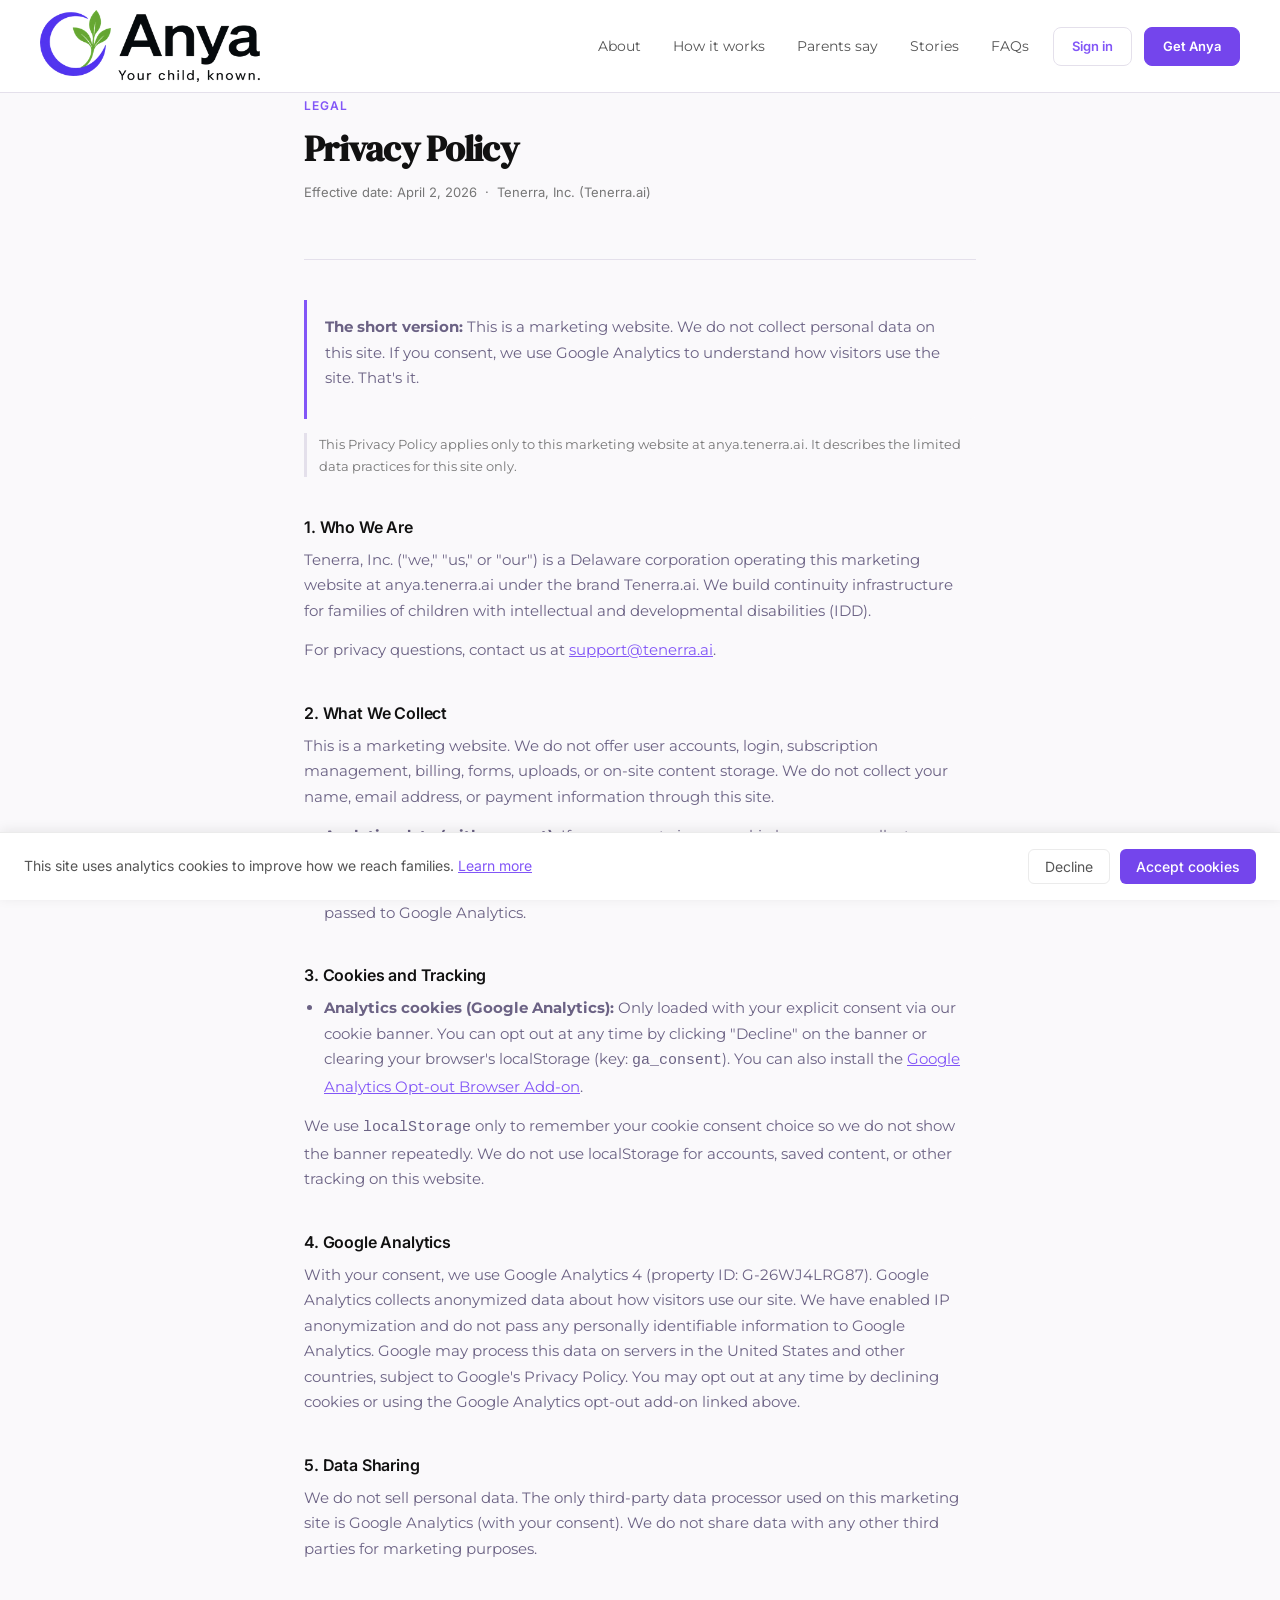
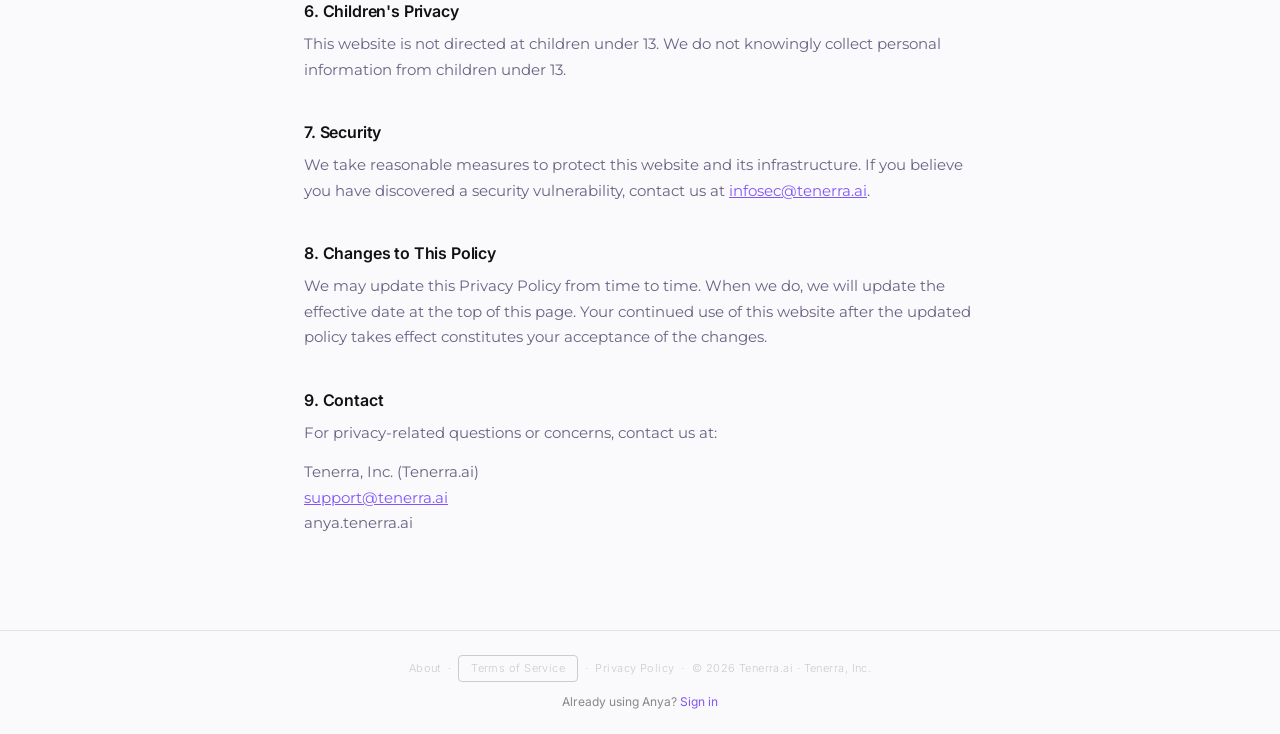
<file: privacy.html>
<!DOCTYPE html>
<html lang="en" prefix="og: https://ogp.me/ns#">
<head>
  <meta charset="UTF-8" />
  <meta name="viewport" content="width=device-width, initial-scale=1.0" />
  <title>Privacy Policy — Anya by Tenerra.ai</title>
  <meta name="description" content="Privacy Policy for the Anya marketing website by Tenerra, Inc. Explains consent-based analytics and localStorage used for cookie preferences." />
  <meta name="robots" content="index, follow" />
  <meta name="author" content="Tenerra.ai" />
  <meta name="theme-color" content="#8256F7" />

  <meta property="og:title" content="Privacy Policy — Anya by Tenerra.ai" />
  <meta property="og:description" content="How Tenerra, Inc. handles privacy on the Anya marketing website, including consent-based analytics and localStorage for cookie preferences." />
  <meta property="og:type" content="website" />
  <meta property="og:url" content="https://anya.tenerra.ai/privacy" />
  <meta property="og:image" content="https://anya.tenerra.ai/assets/images/og-image-v2.jpg" />
  <meta property="og:image:width" content="1200" />
  <meta property="og:image:height" content="630" />
  <meta property="og:image:alt" content="Anya — What you know about your child, ready when it matters" />
  <meta property="og:site_name" content="Tenerra.ai" />
  <meta property="og:locale" content="en_US" />
  <meta name="twitter:card" content="summary_large_image" />
  <meta name="twitter:title" content="Privacy Policy — Anya by Tenerra.ai" />
  <meta name="twitter:description" content="How Tenerra, Inc. handles privacy on the Anya marketing website, including consent-based analytics and localStorage for cookie preferences." />
  <meta name="twitter:image" content="https://anya.tenerra.ai/assets/images/og-image-v2.jpg" />

  <link rel="canonical" href="https://anya.tenerra.ai/privacy" />
  <link rel="icon" type="image/png" sizes="32x32" href="/assets/images/favicon-32x32.png" />
  <link rel="icon" type="image/png" sizes="16x16" href="/assets/images/favicon-16x16.png" />
  <link rel="apple-touch-icon" sizes="180x180" href="/assets/images/apple-touch-icon.png" />

  <link rel="preconnect" href="https://fonts.googleapis.com" />
  <link rel="preconnect" href="https://fonts.gstatic.com" crossorigin />
  <link href="https://fonts.googleapis.com/css2?family=Inter:wght@400;500;600&amp;family=DM+Serif+Display:ital@0;1&amp;family=Montserrat:wght@400;500;600&amp;display=swap" rel="stylesheet" />
  <link rel="stylesheet" href="/assets/css/shared.css" />

  <script type="application/ld+json">
  {
    "@context": "https://schema.org",
    "@graph": [
      {
        "@type": "WebPage",
        "@id": "https://anya.tenerra.ai/privacy#webpage",
        "name": "Privacy Policy — Anya by Tenerra.ai",
        "url": "https://anya.tenerra.ai/privacy",
        "description": "Privacy Policy for the Anya marketing website by Tenerra, Inc.",
        "inLanguage": "en-US",
        "isPartOf": { "@id": "https://anya.tenerra.ai/#website" },
        "publisher": { "@id": "https://anya.tenerra.ai/#organization" },
        "breadcrumb": { "@id": "https://anya.tenerra.ai/privacy#breadcrumb" }
      },
      {
        "@type": "BreadcrumbList",
        "@id": "https://anya.tenerra.ai/privacy#breadcrumb",
        "itemListElement": [
          { "@type": "ListItem", "position": 1, "name": "Home", "item": "https://anya.tenerra.ai/" },
          { "@type": "ListItem", "position": 2, "name": "Privacy Policy", "item": "https://anya.tenerra.ai/privacy" }
        ]
      }
    ]
  }
  </script>

</head>

<body class="legal-page">

  <!-- ── NAV ── -->
  <nav class="nav">
    <a href="/" class="nav-wordmark" aria-label="Anya — Your child, known. Home"><img class="nav-logo" src="/assets/images/anya-logo-your-child-known.webp" alt="Anya — Your child, known." width="730" height="240" /></a>
    <ul class="nav-links">
      <li><a href="/about" class="nav-link">About</a></li>
      <li><a href="/how-it-works" class="nav-link">How it works</a></li>
      <li><a href="/testimonials" class="nav-link">Parents say</a></li>
      <li><a href="/stories" class="nav-link">Stories</a></li>
      <li><a href="/faqs" class="nav-link">FAQs</a></li>
    </ul>

    <!-- More dropdown: visible when nav-links are hidden (≤860px) -->
    <div class="nav-more">
      <button class="nav-more-trigger" aria-expanded="false" aria-controls="more-menu">
        More
        <svg width="12" height="12" viewBox="0 0 12 12" fill="none">
          <path d="M2 4l4 4 4-4" stroke="#555" stroke-width="1.5" stroke-linecap="round" stroke-linejoin="round"/>
        </svg>
      </button>
      <div class="nav-more-menu" id="more-menu" role="menu">
        <a href="/about">About</a>
        <a href="/how-it-works">How it works</a>
        <a href="/testimonials">Parents say</a>
        <a href="/stories">Stories</a>
        <a href="/faqs">FAQs</a>
      </div>
    </div>

    <!-- Primary CTA -->
    <div class="nav-actions">
      <a href="https://app.vestlife.com" target="_blank" rel="noopener noreferrer" class="nav-signin">Sign in</a>
      <a href="https://app.vestlife.com" target="_blank" rel="noopener noreferrer" class="nav-cta">Get Anya</a>
    </div>
    <button class="nav-hamburger" aria-label="Menu" aria-expanded="false" aria-controls="mobileMenu">
      <svg width="20" height="20" viewBox="0 0 20 20" fill="none">
        <path d="M3 5h14M3 10h14M3 15h14" stroke="#1a1a1a" stroke-width="1.5" stroke-linecap="round"/>
      </svg>
    </button>
  </nav>
  <div class="nav-mobile-menu" id="mobileMenu">
    <a href="/about">About</a>
    <a href="/how-it-works">How it works</a>
    <a href="/testimonials">Parents say</a>
    <a href="/stories">Stories</a>
    <a href="/faqs">FAQs</a>
    <a href="https://app.vestlife.com" target="_blank" rel="noopener noreferrer">Sign in</a>
    <a href="https://app.vestlife.com" target="_blank" rel="noopener noreferrer">Get Anya</a>
  </div>


  <!-- ── CONTENT ── -->
  <div class="page-wrap">
    <header class="page-header">
      <p class="page-eyebrow">Legal</p>
      <h1 class="page-title">Privacy Policy</h1>
      <p class="page-meta">Effective date: April 2, 2026 &nbsp;·&nbsp; Tenerra, Inc. (Tenerra.ai)</p>
    </header>

    <div class="legal-content">

      <div class="highlight-box">
        <p><strong>The short version:</strong> This is a marketing website. We do not collect personal data on this site. If you consent, we use Google Analytics to understand how visitors use the site. That's it.</p>
      </div>

      <p style="font-size:13px;color:var(--color-text-muted);border-left:3px solid var(--color-border);padding-left:12px;margin-bottom:24px;">This Privacy Policy applies only to this marketing website at anya.tenerra.ai. It describes the limited data practices for this site only.</p>

      <h2>1. Who We Are</h2>
      <p>Tenerra, Inc. ("we," "us," or "our") is a Delaware corporation operating this marketing website at anya.tenerra.ai under the brand Tenerra.ai. We build continuity infrastructure for families of children with intellectual and developmental disabilities (IDD).</p>
      <p>For privacy questions, contact us at <a href="mailto:support@tenerra.ai">support@tenerra.ai</a>.</p>

      <h2>2. What We Collect</h2>
      <p>This is a marketing website. We do not offer user accounts, login, subscription management, billing, forms, uploads, or on-site content storage. We do not collect your name, email address, or payment information through this site.</p>
      <ul>
        <li><strong>Analytics data (with consent):</strong> If you consent via our cookie banner, we collect anonymized usage data through Google Analytics (GA4) — pages visited, session duration, and general interaction patterns. No personally identifiable information is passed to Google Analytics.</li>
      </ul>

      <h2>3. Cookies and Tracking</h2>
      <ul>
        <li><strong>Analytics cookies (Google Analytics):</strong> Only loaded with your explicit consent via our cookie banner. You can opt out at any time by clicking "Decline" on the banner or clearing your browser's localStorage (key: <code>ga_consent</code>). You can also install the <a href="https://tools.google.com/dlpage/gaoptout" target="_blank" rel="noopener">Google Analytics Opt-out Browser Add-on</a>.</li>
      </ul>
      <p>We use <code>localStorage</code> only to remember your cookie consent choice so we do not show the banner repeatedly. We do not use localStorage for accounts, saved content, or other tracking on this website.</p>

      <h2>4. Google Analytics</h2>
      <p>With your consent, we use Google Analytics 4 (property ID: G-26WJ4LRG87). Google Analytics collects anonymized data about how visitors use our site. We have enabled IP anonymization and do not pass any personally identifiable information to Google Analytics. Google may process this data on servers in the United States and other countries, subject to Google's Privacy Policy. You may opt out at any time by declining cookies or using the Google Analytics opt-out add-on linked above.</p>

      <h2>5. Data Sharing</h2>
      <p>We do not sell personal data. The only third-party data processor used on this marketing site is Google Analytics (with your consent). We do not share data with any other third parties for marketing purposes.</p>

      <h2>6. Children's Privacy</h2>
      <p>This website is not directed at children under 13. We do not knowingly collect personal information from children under 13.</p>

      <h2>7. Security</h2>
      <p>We take reasonable measures to protect this website and its infrastructure. If you believe you have discovered a security vulnerability, contact us at <a href="mailto:infosec@tenerra.ai">infosec@tenerra.ai</a>.</p>

      <h2>8. Changes to This Policy</h2>
      <p>We may update this Privacy Policy from time to time. When we do, we will update the effective date at the top of this page. Your continued use of this website after the updated policy takes effect constitutes your acceptance of the changes.</p>

      <h2>9. Contact</h2>
      <p>For privacy-related questions or concerns, contact us at:</p>
      <p>
        Tenerra, Inc. (Tenerra.ai)<br />
        <a href="mailto:support@tenerra.ai">support@tenerra.ai</a><br />
        anya.tenerra.ai
      </p>

    </div>
  </div>

  <!-- ── FOOTER ── -->
  <footer class="footer">
    <p class="footer-legal-text">
      <a href="/about" class="footer-legal-link">About</a> &nbsp;&middot;&nbsp; <a href="/terms" class="footer-legal-link footer-legal-link--button">Terms of Service</a> &nbsp;·&nbsp; <a href="/privacy" class="footer-legal-link">Privacy Policy</a> &nbsp;·&nbsp; © 2026 Tenerra.ai · Tenerra, Inc.
    </p>
    <p class="footer-signin-note">Already using Anya? <a href="https://app.vestlife.com" target="_blank" rel="noopener noreferrer" class="footer-signin-link">Sign in</a></p>
  </footer>

  <!-- ── Cookie Consent Banner ── -->
  <div id="cookie-banner" class="cookie-banner" role="dialog" aria-label="Cookie consent" aria-live="polite">
    <span>This site uses analytics cookies to improve how we reach families. <a href="/privacy">Learn more</a></span>
    <div class="cookie-banner-actions">
      <button onclick="setConsent('denied')" class="cookie-btn cookie-btn-decline">Decline</button>
      <button onclick="setConsent('granted')" class="cookie-btn cookie-btn-accept">Accept cookies</button>
    </div>
  </div>
  <script>
    /* ── GA Consent Management ── */
    (function () {
      var GA_ID = 'G-26WJ4LRG87';
      function loadGA() {
        var s = document.createElement('script');
        s.async = true;
        s.src = 'https://www.googletagmanager.com/gtag/js?id=' + GA_ID;
        document.head.appendChild(s);
        window.dataLayer = window.dataLayer || [];
        function gtag() { dataLayer.push(arguments); }
        window.gtag = gtag;
        gtag('js', new Date());
        gtag('config', GA_ID);
      }
      window.setConsent = function (choice) {
        try { localStorage.setItem('ga_consent', choice); } catch (e) {}
        var banner = document.getElementById('cookie-banner');
        if (banner) banner.style.display = 'none';
        if (choice === 'granted') loadGA();
      };
      var consent;
      try { consent = localStorage.getItem('ga_consent'); } catch (e) {}
      if (consent === 'granted') {
        loadGA();
      } else if (!consent) {
        var banner = document.getElementById('cookie-banner');
        if (banner) banner.style.display = 'flex';
      }
    })();
  </script>

  <script>
    /* ─── MORE DROPDOWN ─── */
    document.addEventListener('DOMContentLoaded', function () {
      var moreTrigger = document.querySelector('.nav-more-trigger');
      var moreMenu    = document.getElementById('more-menu');
      if (!moreTrigger || !moreMenu) return;
      function openMore()  { moreTrigger.setAttribute('aria-expanded', 'true');  moreMenu.style.display = 'block'; }
      function closeMore() { moreTrigger.setAttribute('aria-expanded', 'false'); moreMenu.style.display = ''; }
      function isMoreOpen() { return moreTrigger.getAttribute('aria-expanded') === 'true'; }
      moreTrigger.addEventListener('click', function (e) { e.stopPropagation(); isMoreOpen() ? closeMore() : openMore(); });
      document.addEventListener('click', function (e) { if (!moreMenu.contains(e.target) && e.target !== moreTrigger) closeMore(); });
      document.addEventListener('keydown', function (e) { if (e.key === 'Escape' && isMoreOpen()) { closeMore(); moreTrigger.focus(); } });
    });
    /* ─── NAV HAMBURGER ─── */
    document.addEventListener('DOMContentLoaded', function () {
      var btn   = document.querySelector('.nav-hamburger');
      var mMenu = document.getElementById('mobileMenu');
      if (!btn || !mMenu) return;
      function openMenu()  { mMenu.classList.add('open'); btn.setAttribute('aria-expanded', 'true'); document.body.style.overflow = 'hidden'; }
      function closeMenu() { mMenu.classList.remove('open'); btn.setAttribute('aria-expanded', 'false'); document.body.style.overflow = ''; }
      function isOpen() { return mMenu.classList.contains('open'); }
      btn.setAttribute('aria-expanded', 'false');
      btn.setAttribute('aria-controls', 'mobileMenu');
      btn.addEventListener('click', function (e) { e.stopPropagation(); isOpen() ? closeMenu() : openMenu(); });
      mMenu.querySelectorAll('a').forEach(function (link) { link.addEventListener('click', closeMenu); });
      document.addEventListener('click', function (e) { if (!mMenu.contains(e.target) && e.target !== btn) closeMenu(); });
      document.addEventListener('keydown', function (e) { if (e.key === 'Escape' && isOpen()) { closeMenu(); btn.focus(); } });
    });
  </script>
</body>
</html>
</file>
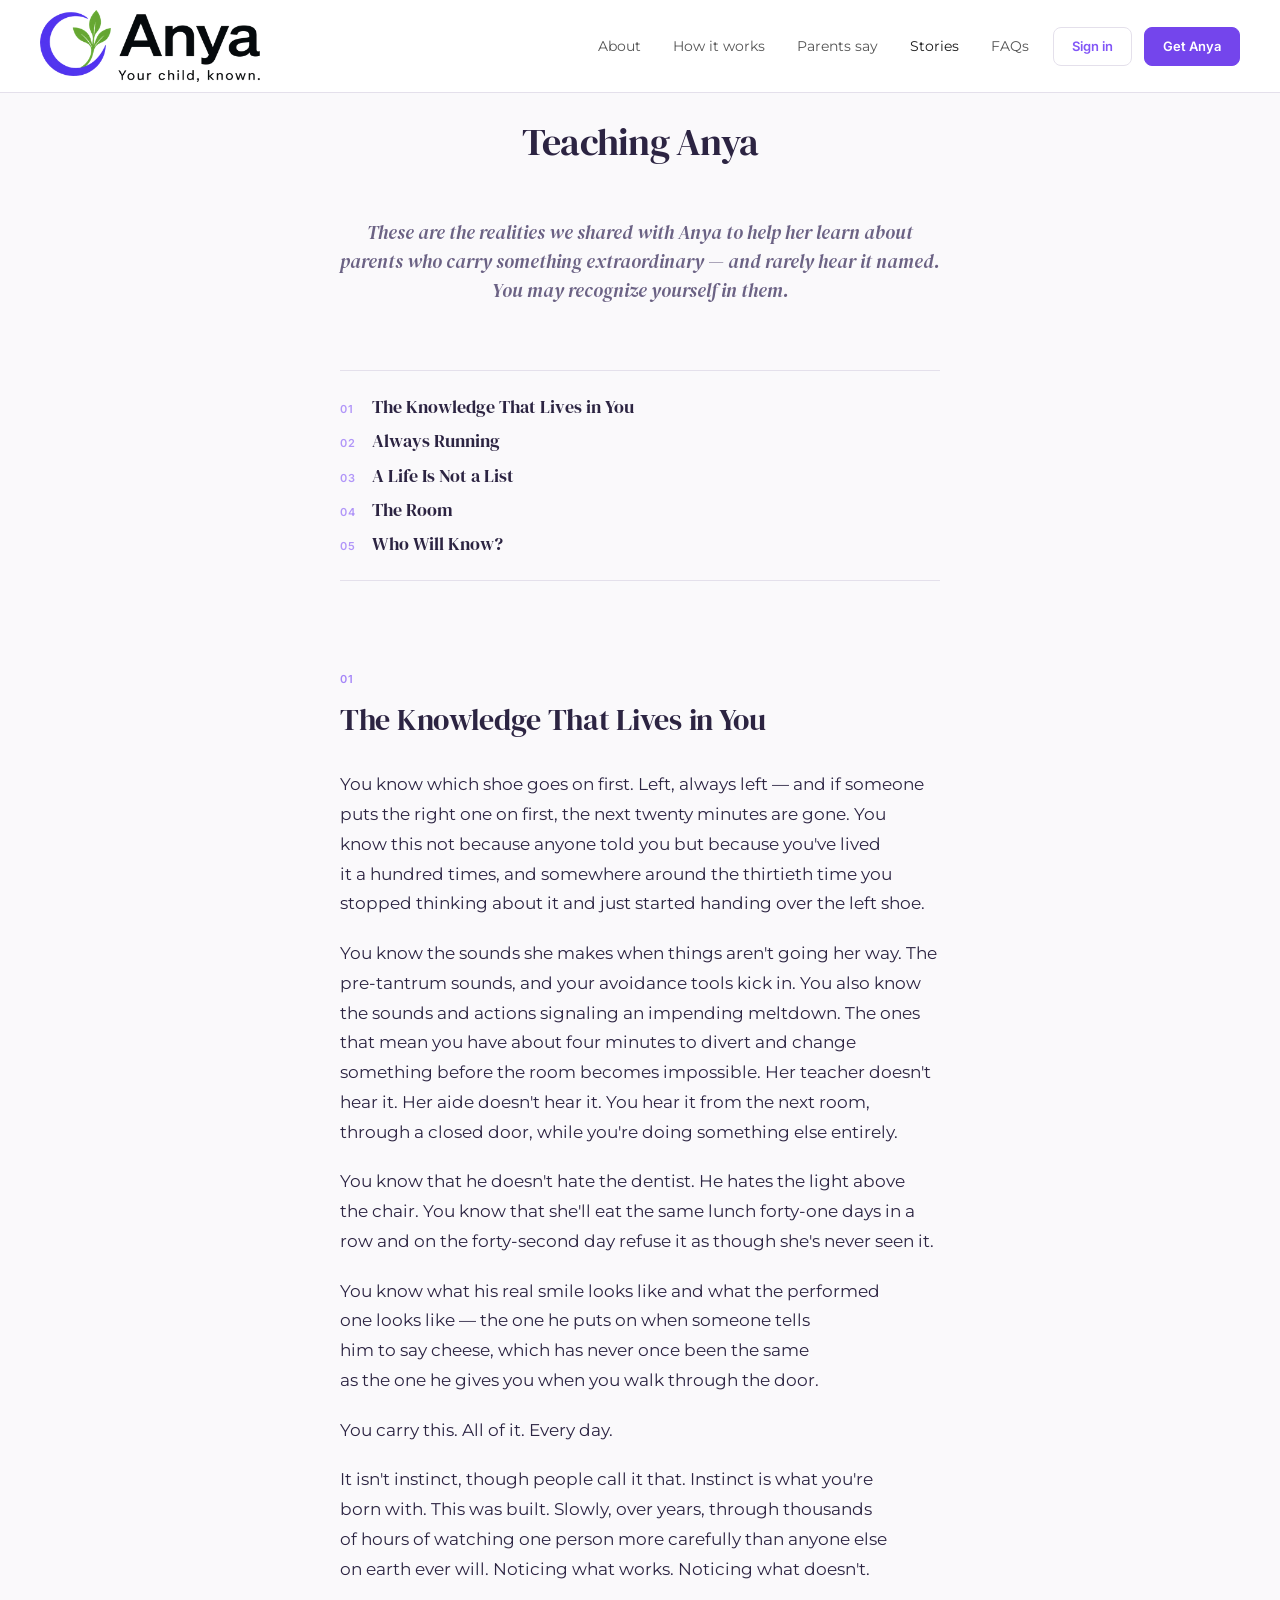
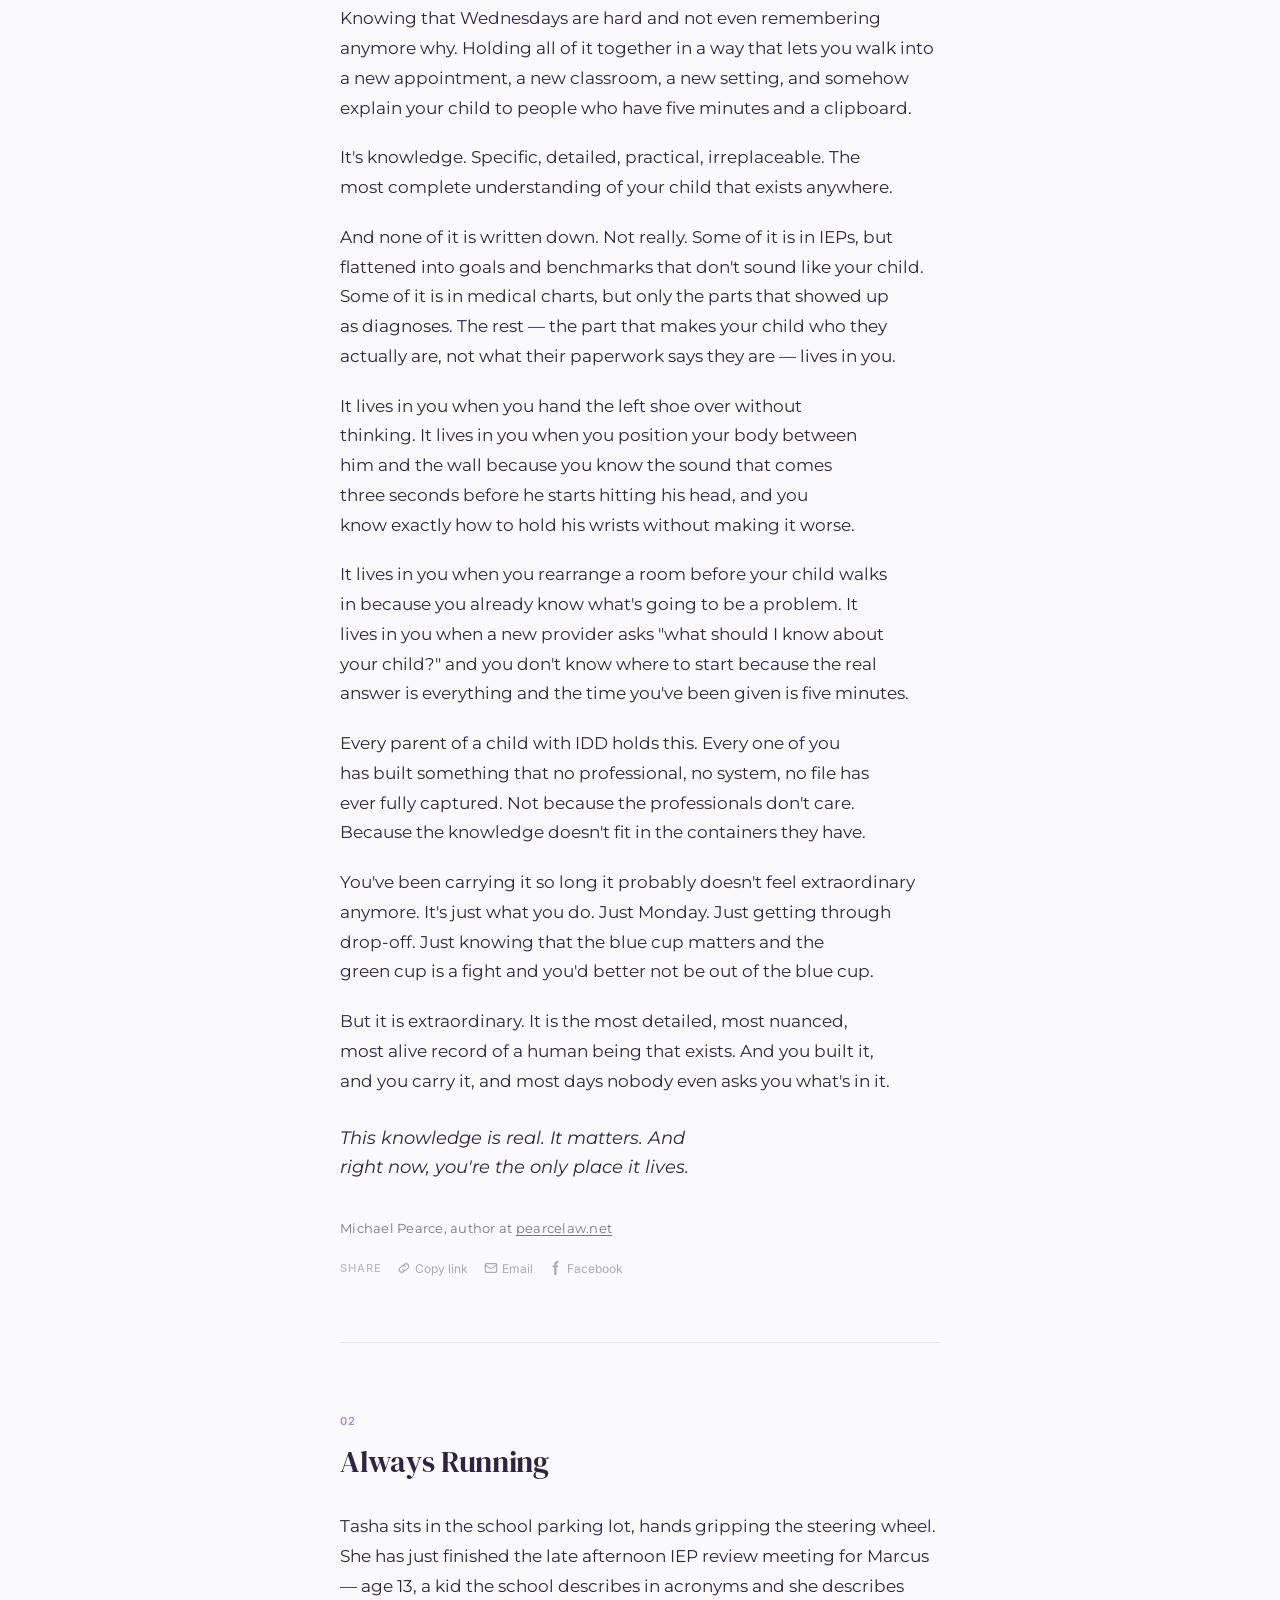
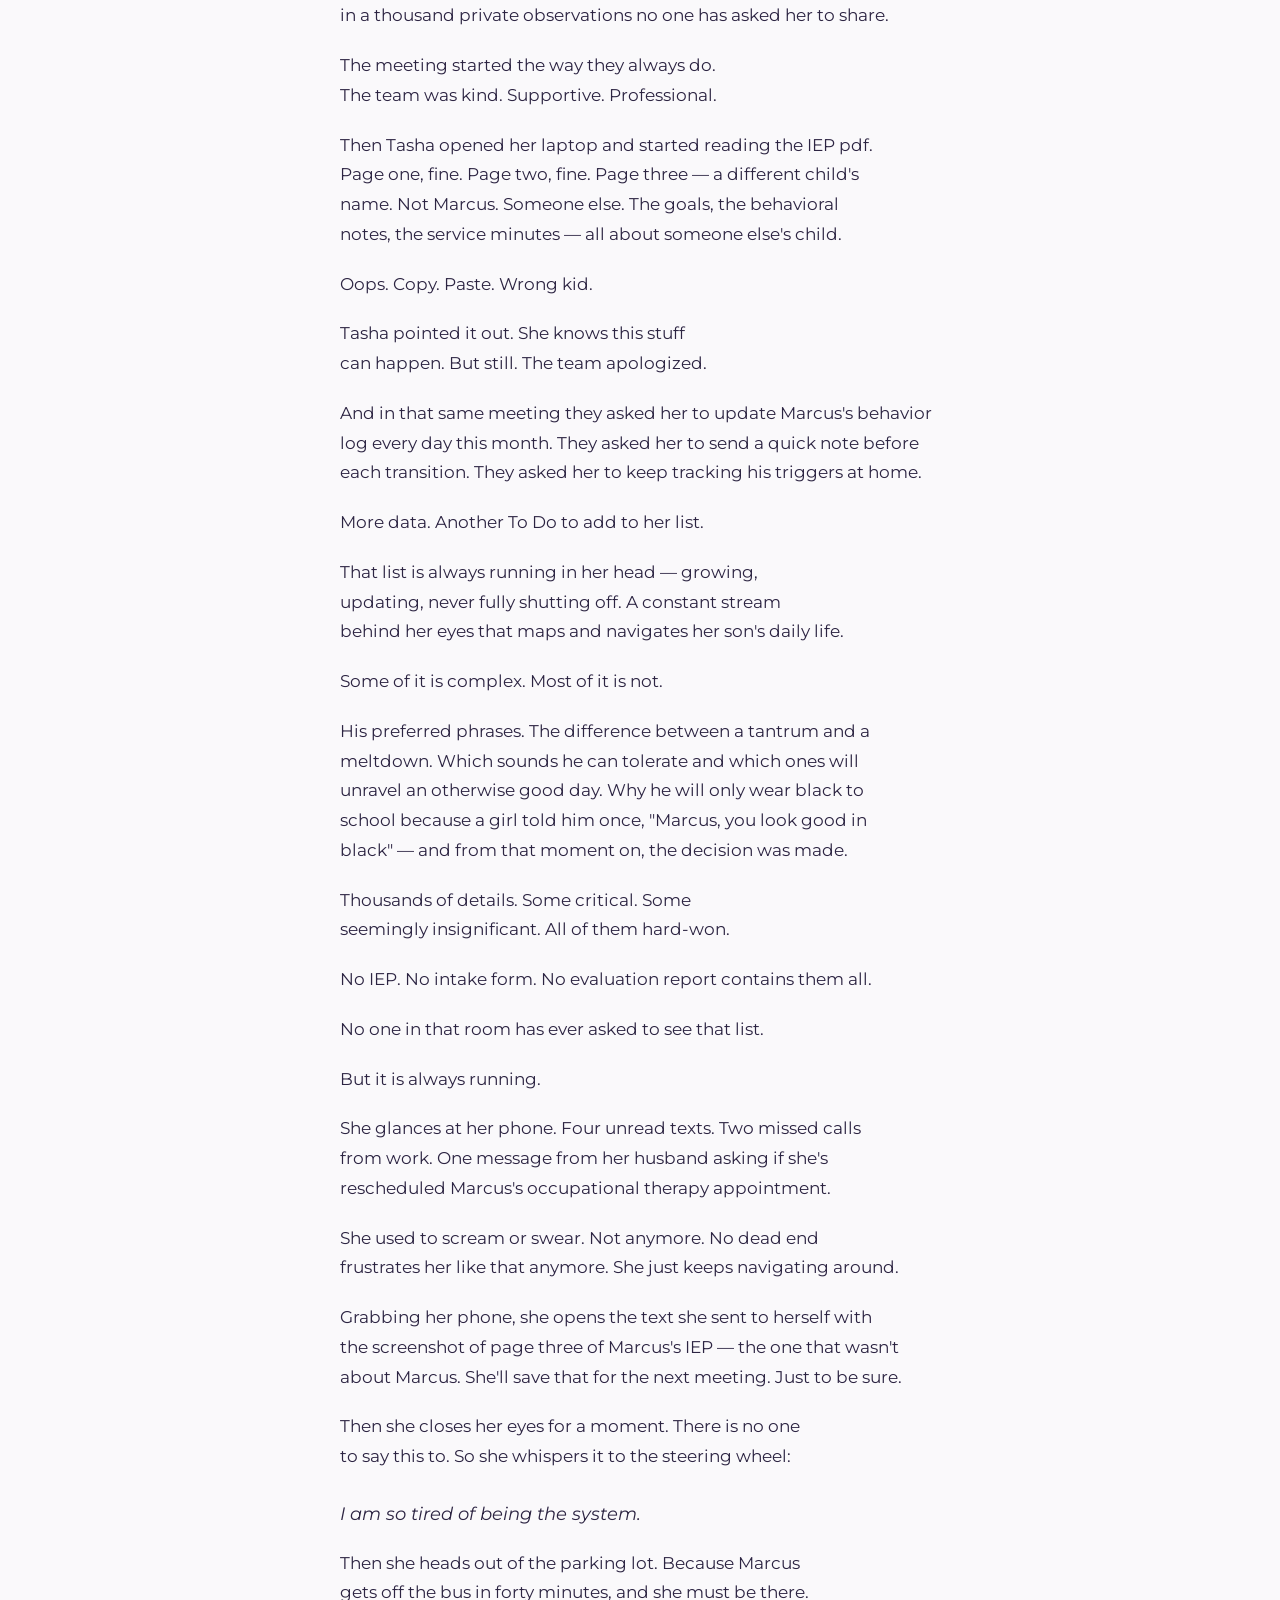
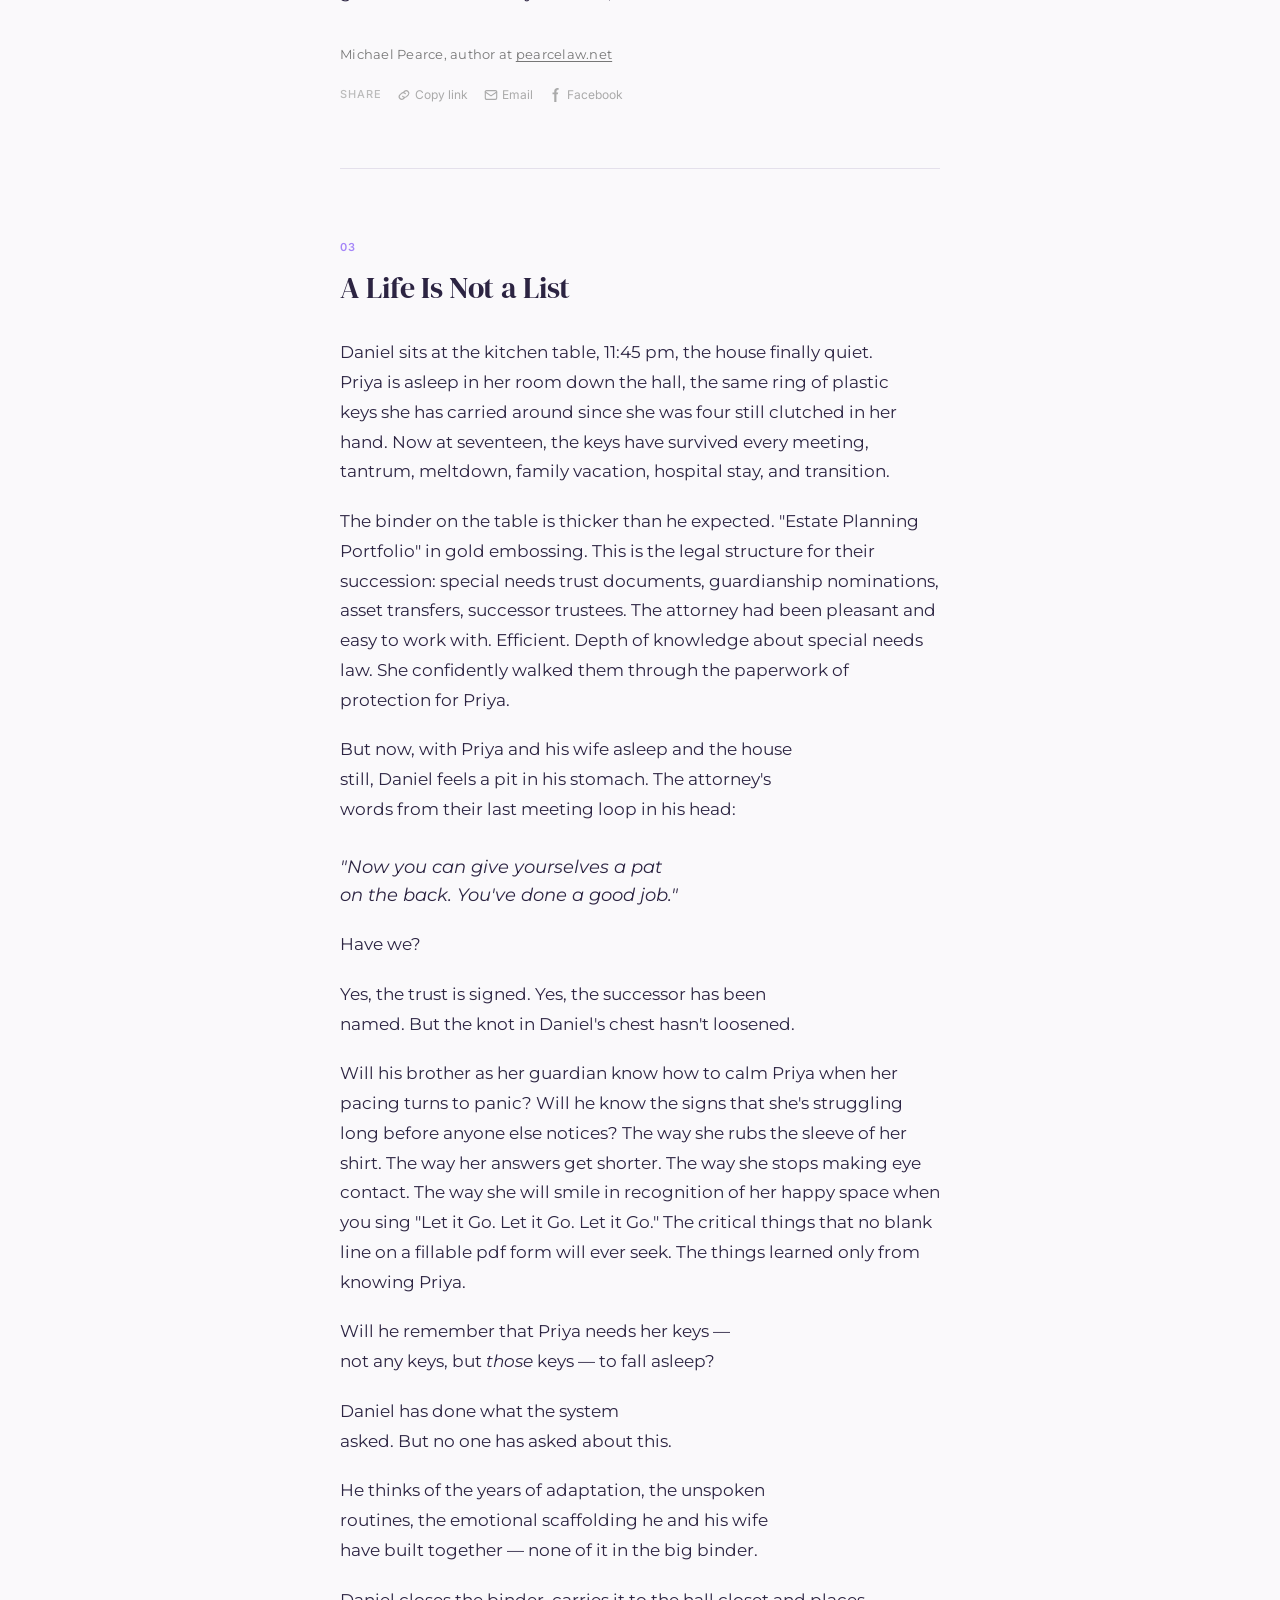
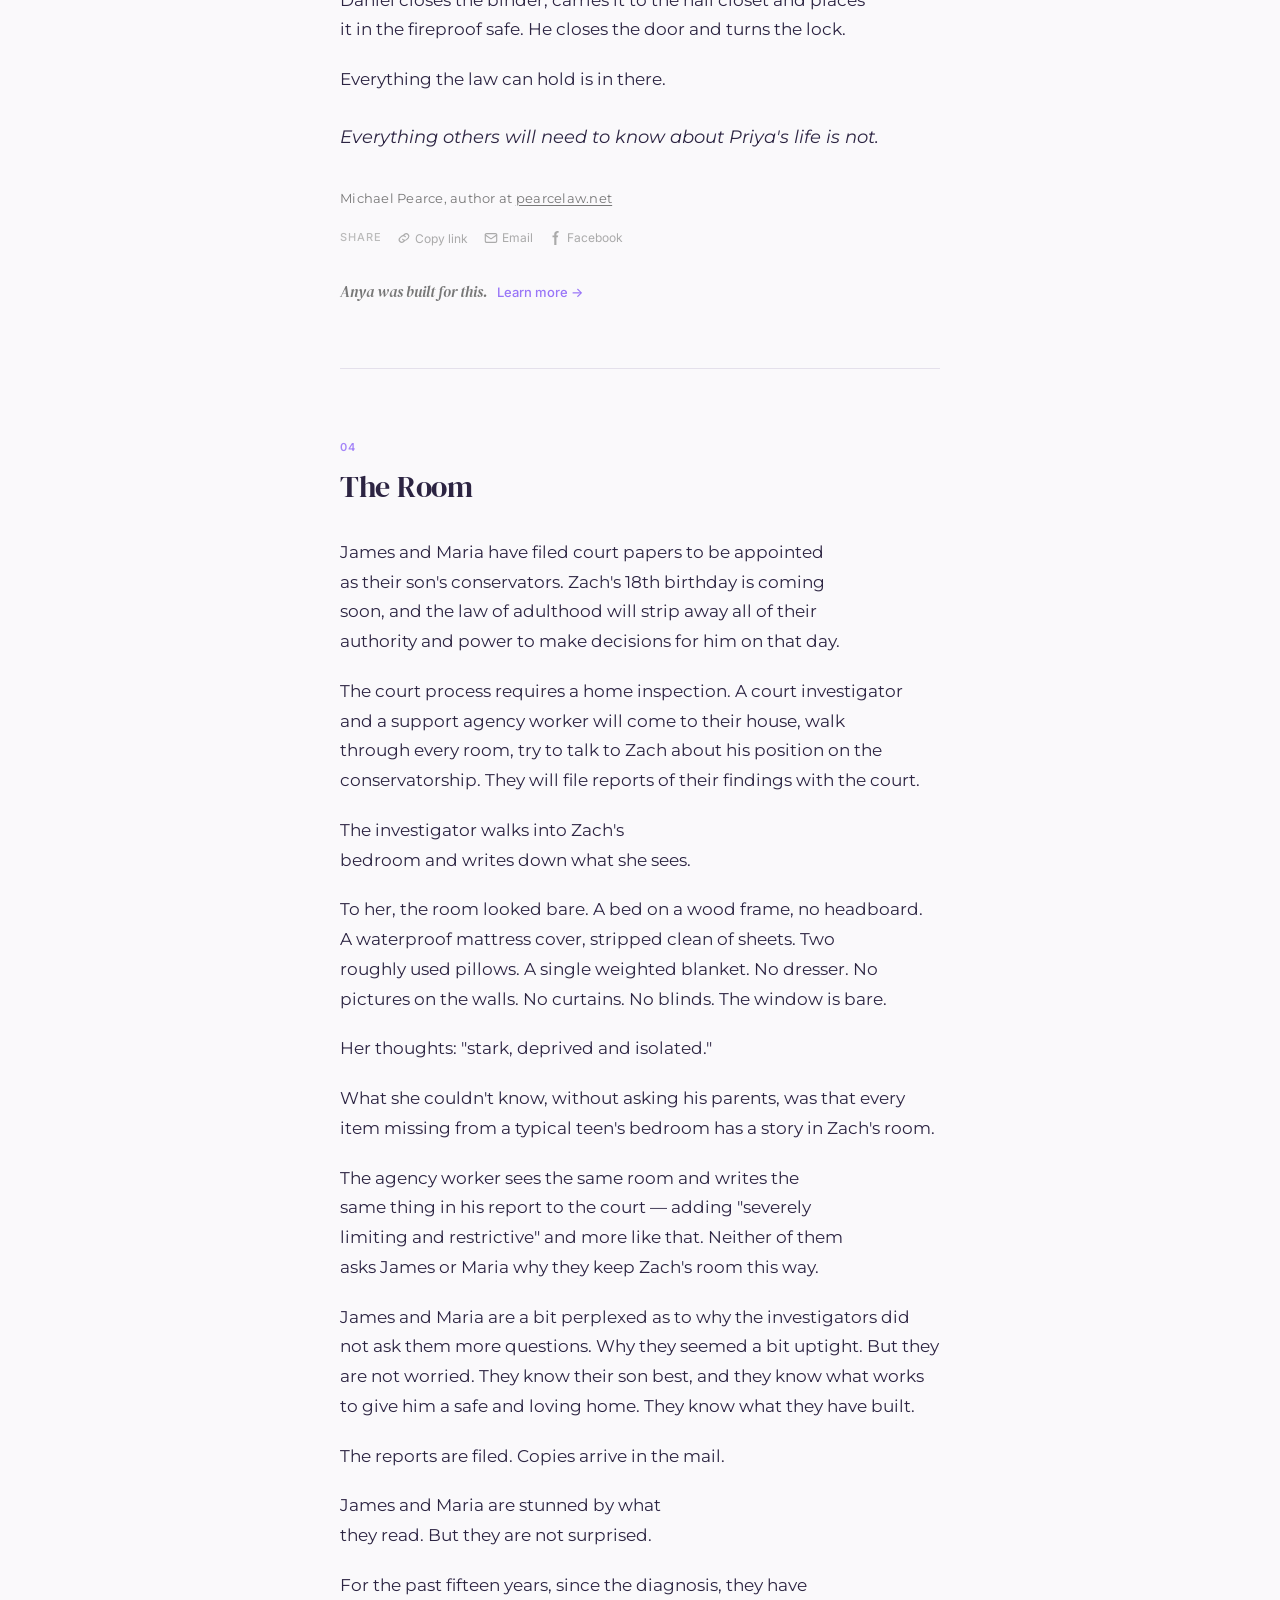
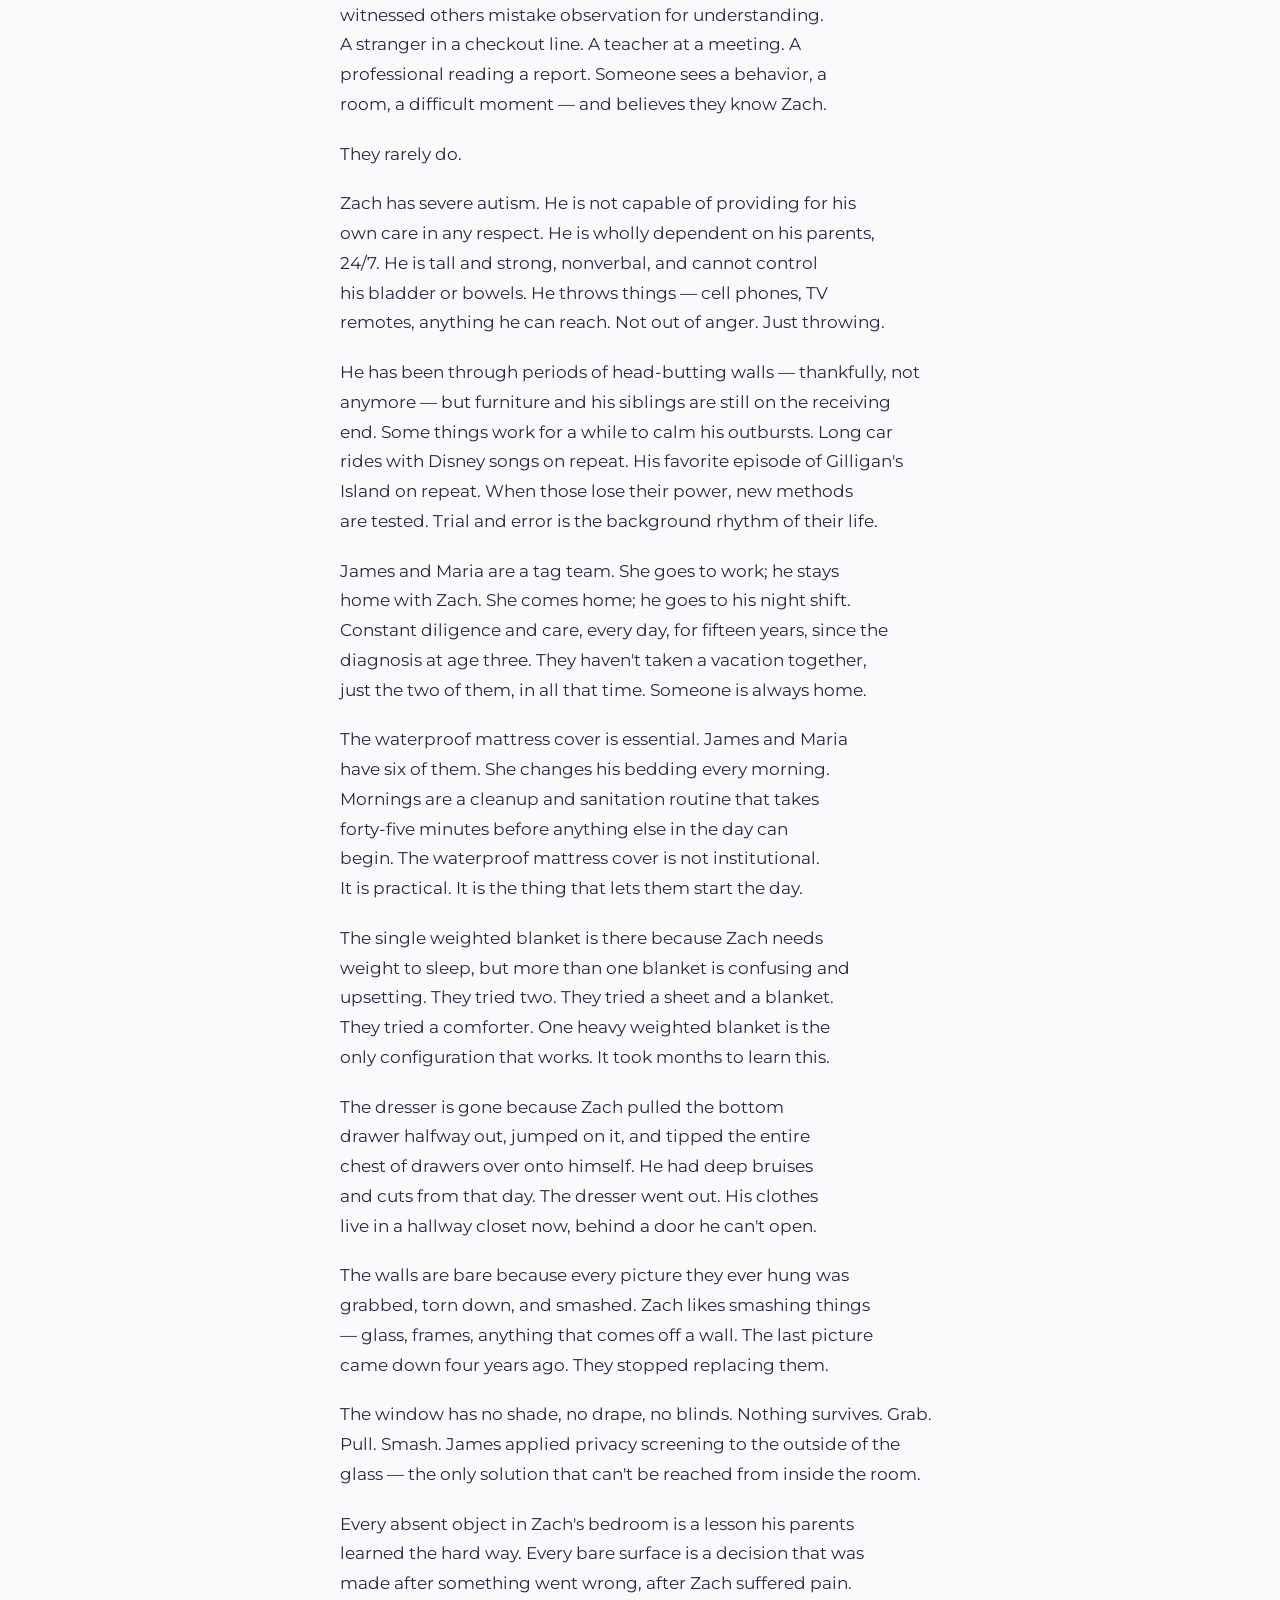
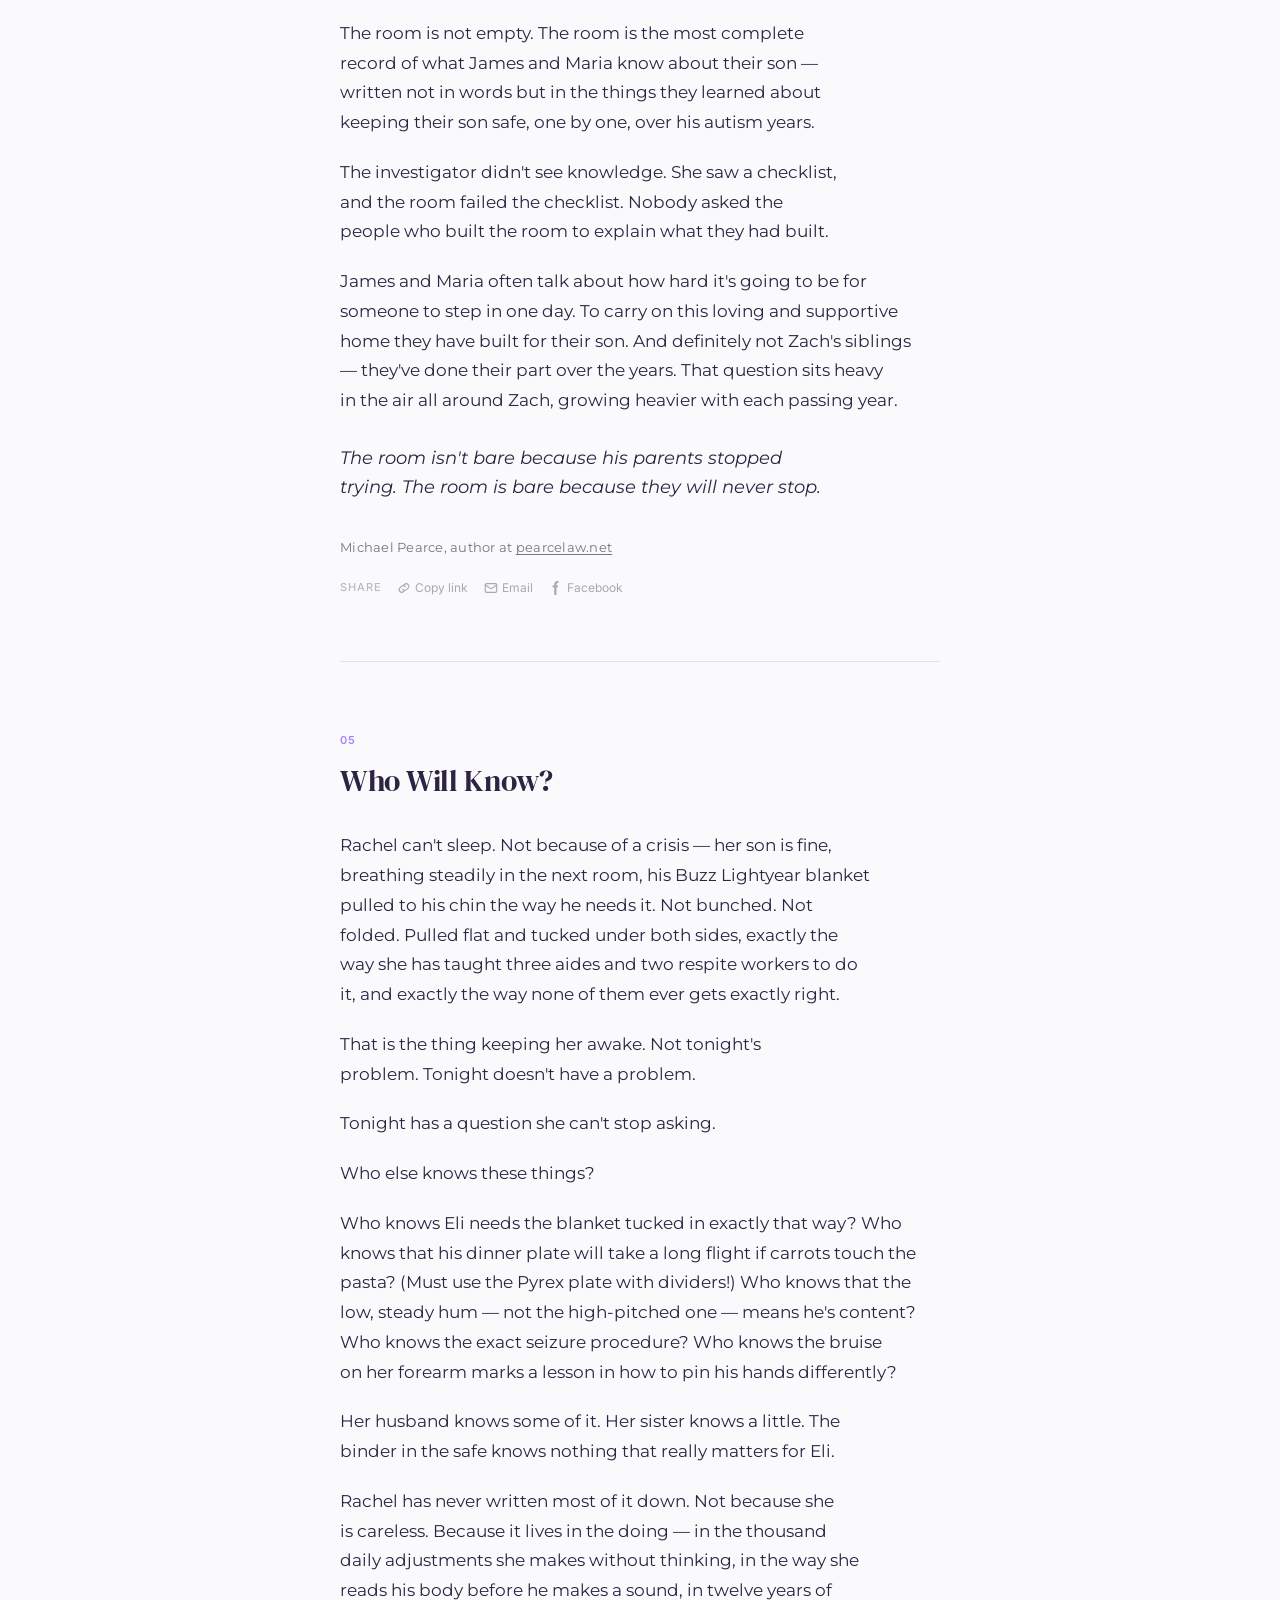
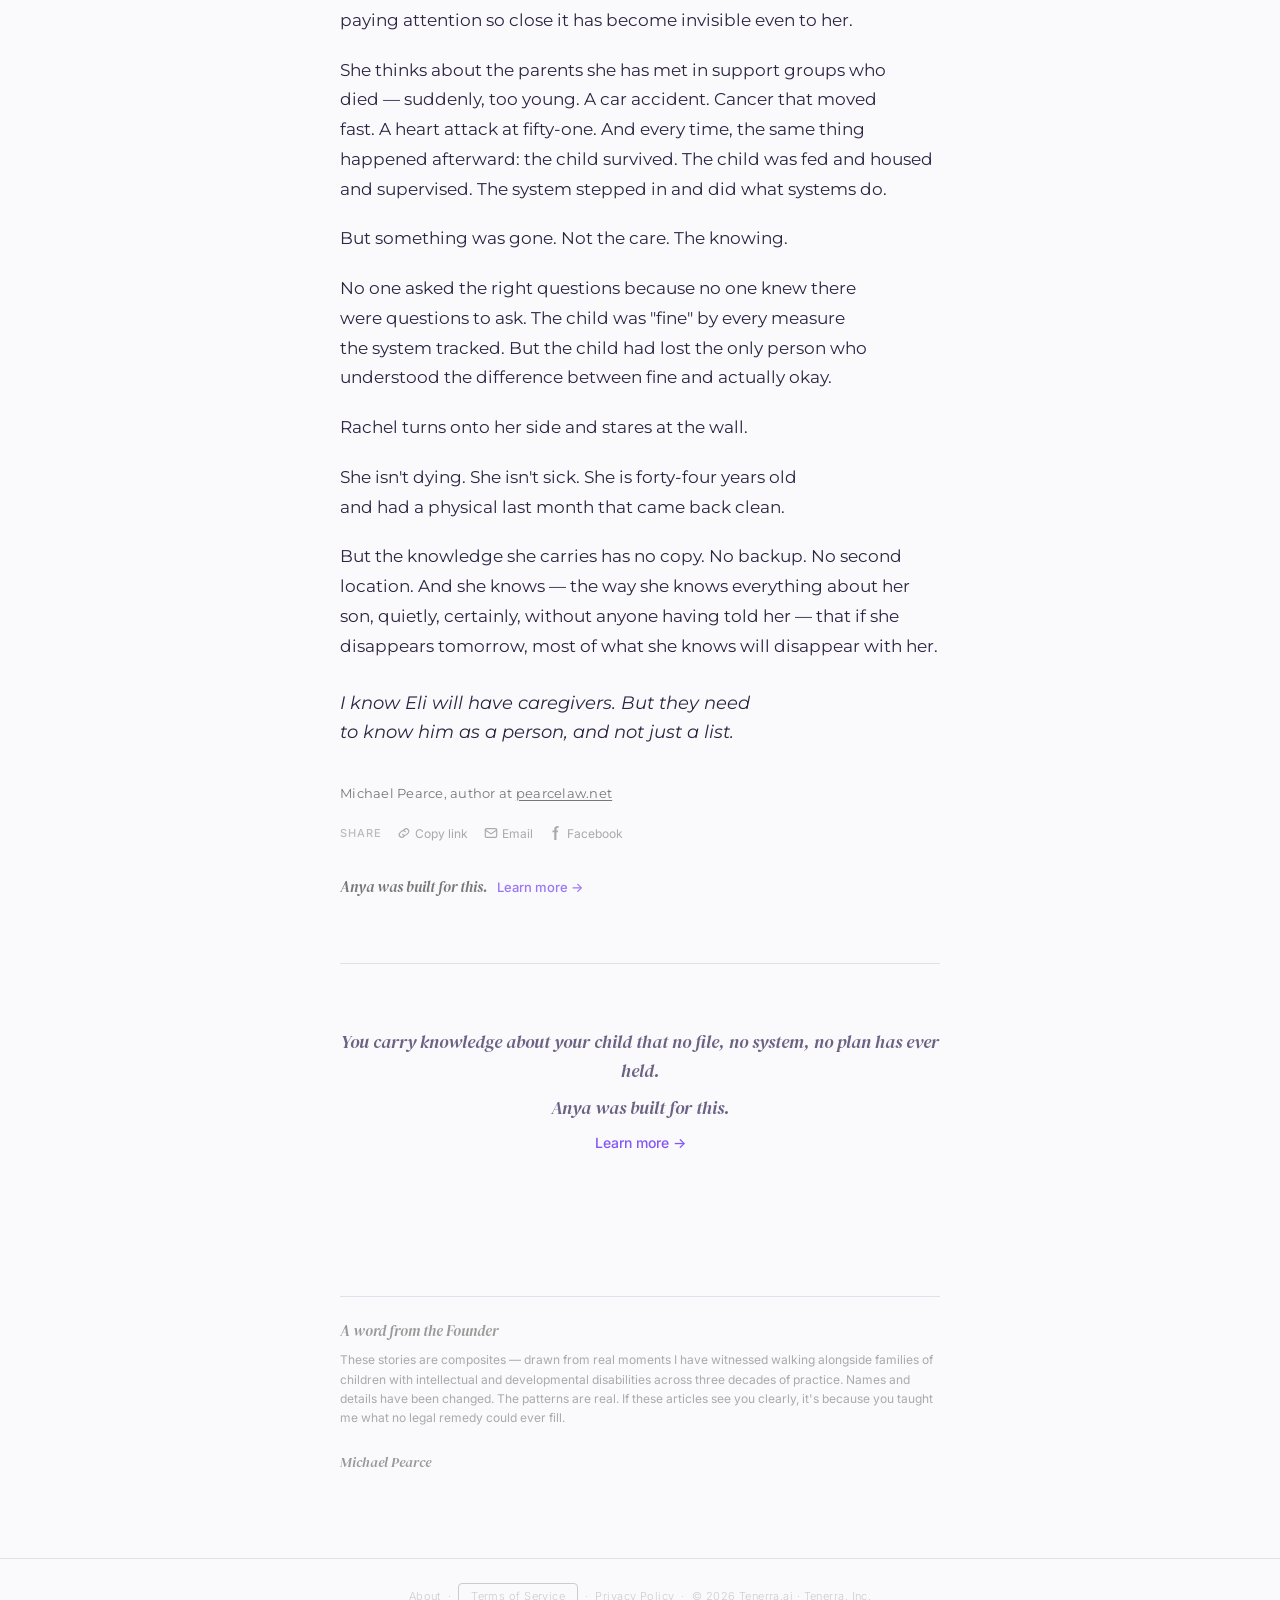
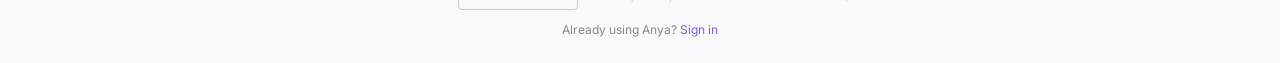
<file: stories.html>
<!DOCTYPE html>
<html lang="en" prefix="og: https://ogp.me/ns#">
<head>
  <meta charset="UTF-8" />
  <meta name="viewport" content="width=device-width, initial-scale=1.0" />
  <title>Teaching Anya — Stories for Special Needs Parents</title>
  <meta name="description" content="Realities we shared with Anya to help her learn about parents who carry something extraordinary — and rarely hear it named." />
  <meta name="keywords" content="special needs parents, IDD, parent knowledge, caregiving, special needs caregiver stories, Anya, Tenerra.ai" />
  <meta name="theme-color" content="#8256F7" />
  <meta name="robots" content="index, follow" />
  <meta name="author" content="Michael Pearce" />

  <!-- Open Graph -->
  <meta property="og:title" content="Teaching Anya — Stories for Special Needs Parents" />
  <meta property="og:description" content="Realities we shared with Anya to help her learn about parents who carry something extraordinary — and rarely hear it named." />
  <meta property="og:type" content="article" />
  <meta property="og:url" content="https://anya.tenerra.ai/stories" />
  <meta property="og:image" content="https://anya.tenerra.ai/assets/images/og-image-v2.jpg" />
  <meta property="og:image:width" content="1200" />
  <meta property="og:image:height" content="630" />
  <meta property="og:image:alt" content="Anya — What you know about your child, ready when it matters" />
  <meta property="og:site_name" content="Tenerra.ai" />
  <meta property="og:locale" content="en_US" />
  <meta property="article:author" content="Michael Pearce" />

  <!-- Twitter Card -->
  <meta name="twitter:card" content="summary_large_image" />
  <meta name="twitter:title" content="Teaching Anya — Stories for Special Needs Parents" />
  <meta name="twitter:description" content="Realities we shared with Anya to help her learn about parents who carry something extraordinary — and rarely hear it named." />
  <meta name="twitter:image" content="https://anya.tenerra.ai/assets/images/og-image-v2.jpg" />

  <link rel="canonical" href="https://anya.tenerra.ai/stories" />

  <link rel="icon" type="image/png" sizes="32x32" href="/assets/images/favicon-32x32.png" />
  <link rel="icon" type="image/png" sizes="16x16" href="/assets/images/favicon-16x16.png" />
  <link rel="apple-touch-icon" sizes="180x180" href="/assets/images/apple-touch-icon.png" />

  <link rel="preconnect" href="https://fonts.googleapis.com" />
  <link rel="preconnect" href="https://fonts.gstatic.com" crossorigin />
  <link href="https://fonts.googleapis.com/css2?family=Inter:wght@400;500;600&amp;family=DM+Serif+Display:ital@0;1&amp;family=Montserrat:wght@400;500;600&amp;display=swap" rel="stylesheet" />
  <link rel="stylesheet" href="/assets/css/shared.css" />

  <style>
    /* ─── PAGE HEADER ─── */
    .page-header { max-width: 640px; margin: 0 auto; padding: 120px 20px 40px; text-align: center; }
    .page-header h1 { font-family: 'DM Serif Display', Georgia, serif; font-size: 38px; font-weight: 400; color: var(--color-text-primary); line-height: 1.2; margin-bottom: 12px; }

    /* ─── FOREWORD ─── */
    .insights-foreword { max-width: 640px; margin: 0 auto; padding: 0 20px 40px; text-align: center; }
    .insights-foreword p {
      font-family: 'DM Serif Display', Georgia, serif; font-size: 19px; font-weight: 400;
      font-style: italic; color: var(--color-text-secondary); line-height: 1.55;
    }

    /* ─── TABLE OF CONTENTS ─── */
    .insights-toc { max-width: 640px; margin: 0 auto; padding: 0 20px 20px; }
    .insights-toc ol { list-style: none; padding: 24px 0; margin: 0; border-top: 1px solid var(--color-border); border-bottom: 1px solid var(--color-border); }
    .insights-toc li { margin-bottom: 10px; }
    .insights-toc li:last-child { margin-bottom: 0; }
    .insights-toc a { display: flex; align-items: baseline; gap: 12px; text-decoration: none; transition: color 0.2s; }
    .insights-toc a:hover .toc-title { color: var(--color-primary); }
    .toc-num { font-family: 'Inter', sans-serif; font-size: 11px; font-weight: 600; letter-spacing: 0.1em; color: var(--color-primary); opacity: 0.6; flex-shrink: 0; width: 20px; }
    .toc-title { font-family: 'DM Serif Display', Georgia, serif; font-size: 18px; font-weight: 400; color: var(--color-text-primary); line-height: 1.35; transition: color 0.2s; }

    /* ─── ARTICLES ─── */
    .insights-container { max-width: 640px; margin: 0 auto; padding: 0 20px 100px; }
    .insight-article { padding: 64px 0; border-bottom: 1px solid var(--color-border); scroll-margin-top: 80px; }
    .insight-article:last-child { border-bottom: none; }
    .insight-article h2 { font-family: 'DM Serif Display', Georgia, serif; font-size: 30px; font-weight: 400; color: var(--color-text-primary); line-height: 1.25; margin-bottom: 32px; letter-spacing: -0.01em; }
    .insight-article p { font-family: 'Montserrat', sans-serif; font-size: 17px; line-height: 1.75; color: var(--color-text-primary); margin-bottom: 20px; text-wrap: balance; }
    .insight-article p:last-of-type { margin-bottom: 0; }
    .insight-article .landing-line { font-style: italic; font-size: 18px; color: var(--color-text-primary); margin-top: 28px; line-height: 1.6; }
    .insight-number { display: inline-block; font-family: 'Inter', sans-serif; font-size: 11px; font-weight: 600; letter-spacing: 0.12em; text-transform: uppercase; color: var(--color-primary); margin-bottom: 12px; opacity: 0.7; }

    /* ─── BYLINE ─── */
    .insight-byline { margin-top: 36px; font-size: 13px; color: #777; font-style: normal; letter-spacing: 0.02em; }
    .insight-byline a { color: #777; text-decoration: underline; text-underline-offset: 2px; }
    .insight-byline a:hover { color: var(--color-primary); }

    /* ─── SHARE LINKS ─── */
    .insight-share { margin-top: 20px; display: flex; flex-wrap: wrap; align-items: center; gap: 12px 16px; }
    .insight-share .share-label { font-family: 'Inter', sans-serif; font-size: 11px; font-weight: 500; letter-spacing: 0.08em; text-transform: uppercase; color: #bbb; }
    .insight-share a, .insight-share button {
      font-family: 'Inter', sans-serif; font-size: 12px; font-weight: 400; color: #aaa;
      text-decoration: none; background: none; border: none; cursor: pointer; padding: 0;
      display: inline-flex; align-items: center; gap: 4px; transition: color 0.2s;
    }
    .insight-share a:hover, .insight-share button:hover { color: var(--color-primary); }
    .insight-share svg { width: 14px; height: 14px; flex-shrink: 0; }
    .insight-share .copied-msg { font-size: 11px; color: var(--color-primary); opacity: 0; transition: opacity 0.3s; }
    .insight-share .copied-msg.show { opacity: 1; }

    /* ─── BRIDGE (after articles 3 and 5) ─── */
    .insight-bridge { margin-top: 32px; font-family: 'DM Serif Display', Georgia, serif; font-size: 15px; font-style: italic; color: #777; line-height: 1.6; }
    .insight-bridge a { font-family: 'Inter', sans-serif; font-style: normal; font-size: 13px; font-weight: 500; color: var(--color-primary); text-decoration: none; margin-left: 6px; opacity: 0.8; transition: opacity 0.2s; }
    .insight-bridge a:hover { opacity: 1; }

    /* ─── CLOSING BRIDGE ─── */
    .insights-close { padding: 64px 0 40px; text-align: center; }
    .insights-close p { font-family: 'DM Serif Display', Georgia, serif; font-size: 18px; font-style: italic; color: var(--color-text-secondary); line-height: 1.6; margin-bottom: 8px; }
    .insights-close a { font-family: 'Inter', sans-serif; font-size: 14px; font-weight: 500; color: var(--color-primary); text-decoration: none; transition: opacity 0.2s; }
    .insights-close a:hover { opacity: 0.75; }

    /* ─── FOOTNOTE ─── */
    .insights-footnote { max-width: 640px; margin: 0 auto; padding: 0 20px 60px; }
    .insights-footnote h3 {
      font-family: 'DM Serif Display', Georgia, serif; font-size: 15px; font-weight: 400;
      font-style: italic; color: #999; margin-bottom: 10px; padding-top: 24px; border-top: 1px solid var(--color-border);
    }
    .insights-footnote p { font-family: 'Inter', sans-serif; font-size: 12px; color: #aaa; line-height: 1.6; }
    .insights-footnote .footnote-sig { font-family: 'DM Serif Display', Georgia, serif; font-size: 14px; font-style: italic; color: #999; margin-top: 16px; }

    /* ─── RESPONSIVE ─── */
    @media (max-width: 480px) {
      .page-header h1 { font-size: 30px; }
      .insight-article h2 { font-size: 24px; }
      .insight-article p { font-size: 16px; }
      .insight-article { padding: 48px 0; }
    }
  </style>

  <script type="application/ld+json">
  {
    "@context": "https://schema.org",
    "@type": "Blog",
    "name": "Teaching Anya — Stories for Special Needs Parents",
    "url": "https://anya.tenerra.ai/stories",
    "description": "Realities we shared with Anya to help her learn about parents who carry something extraordinary — and rarely hear it named.",
    "author": {
      "@type": "Person",
      "name": "Michael Pearce",
      "url": "https://pearcelaw.net"
    },
    "publisher": {
      "@type": "Organization",
      "name": "Tenerra",
      "legalName": "Tenerra, Inc.",
      "alternateName": "Tenerra.ai",
      "url": "https://anya.tenerra.ai"
    },
    "blogPost": [
      {
        "@type": "BlogPosting",
        "headline": "The Knowledge That Lives in You",
        "url": "https://anya.tenerra.ai/stories#insight-1",
        "author": { "@type": "Person", "name": "Michael Pearce", "url": "https://pearcelaw.net" },
        "description": "The detailed, hard-won understanding a parent builds about their child that no IEP, chart, or file ever fully captures."
      },
      {
        "@type": "BlogPosting",
        "headline": "Always Running",
        "url": "https://anya.tenerra.ai/stories#insight-2",
        "author": { "@type": "Person", "name": "Michael Pearce", "url": "https://pearcelaw.net" },
        "description": "The constant mental load of being the system — the running list of a child's needs that no one ever asks to see."
      },
      {
        "@type": "BlogPosting",
        "headline": "A Life Is Not a List",
        "url": "https://anya.tenerra.ai/stories#insight-3",
        "author": { "@type": "Person", "name": "Michael Pearce", "url": "https://pearcelaw.net" },
        "description": "Why legal and estate-planning documents protect a child's assets but cannot transfer what a parent knows."
      },
      {
        "@type": "BlogPosting",
        "headline": "The Room",
        "url": "https://anya.tenerra.ai/stories#insight-4",
        "author": { "@type": "Person", "name": "Michael Pearce", "url": "https://pearcelaw.net" },
        "description": "How observation gets mistaken for understanding when outsiders judge a family without asking what they have built."
      },
      {
        "@type": "BlogPosting",
        "headline": "Who Will Know?",
        "url": "https://anya.tenerra.ai/stories#insight-5",
        "author": { "@type": "Person", "name": "Michael Pearce", "url": "https://pearcelaw.net" },
        "description": "A parent's fear that if they are gone, the knowing disappears with them, even when care continues."
      }
    ]
  }
  </script>
</head>
<body>

  <!-- NAV -->
  <nav class="nav">
    <a href="/" class="nav-wordmark" aria-label="Anya — Your child, known. Home"><img class="nav-logo" src="/assets/images/anya-logo-your-child-known.webp" alt="Anya — Your child, known." width="730" height="240" /></a>
    <ul class="nav-links">
      <li><a href="/about" class="nav-link">About</a></li>
      <li><a href="/how-it-works" class="nav-link">How it works</a></li>
      <li><a href="/testimonials" class="nav-link">Parents say</a></li>
      <li><a href="/stories" class="nav-link" aria-current="page">Stories</a></li>
      <li><a href="/faqs" class="nav-link">FAQs</a></li>
    </ul>

    <!-- More dropdown: visible when nav-links are hidden (≤860px) -->
    <div class="nav-more">
      <button class="nav-more-trigger" aria-expanded="false" aria-controls="more-menu">
        More
        <svg width="12" height="12" viewBox="0 0 12 12" fill="none">
          <path d="M2 4l4 4 4-4" stroke="#555" stroke-width="1.5" stroke-linecap="round" stroke-linejoin="round"/>
        </svg>
      </button>
      <div class="nav-more-menu" id="more-menu" role="menu">
        <a href="/about">About</a>
        <a href="/how-it-works">How it works</a>
        <a href="/testimonials">Parents say</a>
        <a href="/stories">Stories</a>
        <a href="/faqs">FAQs</a>
      </div>
    </div>

    <!-- Primary CTA -->
    <div class="nav-actions">
      <a href="https://app.vestlife.com" target="_blank" rel="noopener noreferrer" class="nav-signin">Sign in</a>
      <a href="https://app.vestlife.com" target="_blank" rel="noopener noreferrer" class="nav-cta">Get Anya</a>
    </div>
    <button class="nav-hamburger" aria-label="Menu" aria-expanded="false" aria-controls="mobileMenu">
      <svg width="20" height="20" viewBox="0 0 20 20" fill="none">
        <path d="M3 5h14M3 10h14M3 15h14" stroke="#1a1a1a" stroke-width="1.5" stroke-linecap="round"/>
      </svg>
    </button>
  </nav>
  <div class="nav-mobile-menu" id="mobileMenu">
    <a href="/about">About</a>
    <a href="/how-it-works">How it works</a>
    <a href="/testimonials">Parents say</a>
    <a href="/stories">Stories</a>
    <a href="/faqs">FAQs</a>
    <a href="https://app.vestlife.com" target="_blank" rel="noopener noreferrer">Sign in</a>
    <a href="https://app.vestlife.com" target="_blank" rel="noopener noreferrer">Get Anya</a>
  </div>

  <main id="main-content">

    <div class="page-header">
      <h1>Teaching Anya</h1>
    </div>

    <div class="insights-foreword">
      <p>These are the realities we shared with Anya to help her learn about parents who carry something extraordinary — and rarely hear it named. You may recognize yourself in them.</p>
    </div>

    <nav class="insights-toc" aria-label="Insights table of contents">
      <ol>
        <li><a href="#insight-1"><span class="toc-num">01</span><span class="toc-title">The Knowledge That Lives in You</span></a></li>
        <li><a href="#insight-2"><span class="toc-num">02</span><span class="toc-title">Always Running</span></a></li>
        <li><a href="#insight-3"><span class="toc-num">03</span><span class="toc-title">A Life Is Not a List</span></a></li>
        <li><a href="#insight-4"><span class="toc-num">04</span><span class="toc-title">The Room</span></a></li>
        <li><a href="#insight-5"><span class="toc-num">05</span><span class="toc-title">Who Will Know?</span></a></li>
      </ol>
    </nav>

    <div class="insights-container">

      <!-- ─── ARTICLE 1: Recognition ─── -->
      <article class="insight-article" id="insight-1">
        <span class="insight-number">01</span>
        <h2>The Knowledge That Lives in You</h2>

        <p>You know which shoe goes on first. Left, always left — and if someone puts the right one on first, the next twenty minutes are gone. You know this not because anyone told you but because you've lived it a hundred times, and somewhere around the thirtieth time you stopped thinking about it and just started handing over the left shoe.</p>

        <p>You know the sounds she makes when things aren't going her way. The pre-tantrum sounds, and your avoidance tools kick in. You also know the sounds and actions signaling an impending meltdown. The ones that mean you have about four minutes to divert and change something before the room becomes impossible. Her teacher doesn't hear it. Her aide doesn't hear it. You hear it from the next room, through a closed door, while you're doing something else entirely.</p>

        <p>You know that he doesn't hate the dentist. He hates the light above the chair. You know that she'll eat the same lunch forty-one days in a row and on the forty-second day refuse it as though she's never seen it.</p>

        <p>You know what his real smile looks like and what the performed one looks like — the one he puts on when someone tells him to say cheese, which has never once been the same as the one he gives you when you walk through the door.</p>

        <p>You carry this. All of it. Every day.</p>

        <p>It isn't instinct, though people call it that. Instinct is what you're born with. This was built. Slowly, over years, through thousands of hours of watching one person more carefully than anyone else on earth ever will. Noticing what works. Noticing what doesn't.</p>

        <p>Knowing that Wednesdays are hard and not even remembering anymore why. Holding all of it together in a way that lets you walk into a new appointment, a new classroom, a new setting, and somehow explain your child to people who have five minutes and a clipboard.</p>

        <p>It's knowledge. Specific, detailed, practical, irreplaceable. The most complete understanding of your child that exists anywhere.</p>

        <p>And none of it is written down. Not really. Some of it is in IEPs, but flattened into goals and benchmarks that don't sound like your child. Some of it is in medical charts, but only the parts that showed up as diagnoses. The rest — the part that makes your child who they actually are, not what their paperwork says they are — lives in you.</p>

        <p>It lives in you when you hand the left shoe over without thinking. It lives in you when you position your body between him and the wall because you know the sound that comes three seconds before he starts hitting his head, and you know exactly how to hold his wrists without making it worse.</p>

        <p>It lives in you when you rearrange a room before your child walks in because you already know what's going to be a problem. It lives in you when a new provider asks "what should I know about your child?" and you don't know where to start because the real answer is everything and the time you've been given is five minutes.</p>

        <p>Every parent of a child with IDD holds this. Every one of you has built something that no professional, no system, no file has ever fully captured. Not because the professionals don't care. Because the knowledge doesn't fit in the containers they have.</p>

        <p>You've been carrying it so long it probably doesn't feel extraordinary anymore. It's just what you do. Just Monday. Just getting through drop-off. Just knowing that the blue cup matters and the green cup is a fight and you'd better not be out of the blue cup.</p>

        <p>But it is extraordinary. It is the most detailed, most nuanced, most alive record of a human being that exists. And you built it, and you carry it, and most days nobody even asks you what's in it.</p>

        <p class="landing-line">This knowledge is real. It matters. And right now, you're the only place it lives.</p>

        <div class="insight-byline">Michael Pearce, author at <a href="https://pearcelaw.net" target="_blank" rel="noopener">pearcelaw.net</a></div>
        <div class="insight-share">
          <span class="share-label">Share</span>
          <button onclick="copyInsightLink('insight-1', this)" title="Copy link"><svg viewBox="0 0 16 16" fill="none" stroke="currentColor" stroke-width="1.3" stroke-linecap="round" stroke-linejoin="round"><path d="M6.5 9.5a3 3 0 0 0 4.4.4l2-2a3 3 0 0 0-4.2-4.2l-1.1 1.1"/><path d="M9.5 6.5a3 3 0 0 0-4.4-.4l-2 2a3 3 0 0 0 4.2 4.2l1.1-1.1"/></svg>Copy link</button>
          <a href="mailto:?subject=The%20Knowledge%20That%20Lives%20in%20You%20%E2%80%94%20Anya%20Stories&body=I%20thought%20you%20might%20want%20to%20read%20this%3A%0A%0Ahttps%3A%2F%2Fanya.tenerra.ai%2Finsights%23insight-1" title="Share via email"><svg viewBox="0 0 16 16" fill="none" stroke="currentColor" stroke-width="1.3" stroke-linecap="round" stroke-linejoin="round"><rect x="1.5" y="3" width="13" height="10" rx="1.5"/><path d="M1.5 4.5L8 9l6.5-4.5"/></svg>Email</a>
          <a href="https://www.facebook.com/sharer/sharer.php?u=https%3A%2F%2Fanya.tenerra.ai%2Finsights%23insight-1" target="_blank" rel="noopener" title="Share on Facebook"><svg viewBox="0 0 16 16" fill="currentColor"><path d="M9.5 2H11V0H9.5C7.57 0 6 1.57 6 3.5V5H4v2h2v9h2.5V7H10l.5-2H8.5V3.5c0-.55.45-1 1-1z"/></svg>Facebook</a>
          <span class="copied-msg" id="copied-insight-1">Copied</span>
        </div>
      </article>

      <!-- ─── ARTICLE 2: The cost ─── -->
      <article class="insight-article" id="insight-2">
        <span class="insight-number">02</span>
        <h2>Always Running</h2>

        <p>Tasha sits in the school parking lot, hands gripping the steering wheel. She has just finished the late afternoon IEP review meeting for Marcus — age 13, a kid the school describes in acronyms and she describes in a thousand private observations no one has asked her to share.</p>

        <p>The meeting started the way they always do. The team was kind. Supportive. Professional.</p>

        <p>Then Tasha opened her laptop and started reading the IEP pdf. Page one, fine. Page two, fine. Page three — a different child's name. Not Marcus. Someone else. The goals, the behavioral notes, the service minutes — all about someone else's child.</p>

        <p>Oops. Copy. Paste. Wrong kid.</p>

        <p>Tasha pointed it out. She knows this stuff can happen. But still. The team apologized.</p>

        <p>And in that same meeting they asked her to update Marcus's behavior log every day this month. They asked her to send a quick note before each transition. They asked her to keep tracking his triggers at home.</p>

        <p>More data. Another To Do to add to her list.</p>

        <p>That list is always running in her head — growing, updating, never fully shutting off. A constant stream behind her eyes that maps and navigates her son's daily life.</p>

        <p>Some of it is complex. Most of it is not.</p>

        <p>His preferred phrases. The difference between a tantrum and a meltdown. Which sounds he can tolerate and which ones will unravel an otherwise good day. Why he will only wear black to school because a girl told him once, "Marcus, you look good in black" — and from that moment on, the decision was made.</p>

        <p>Thousands of details. Some critical. Some seemingly insignificant. All of them hard-won.</p>

        <p>No IEP. No intake form. No evaluation report contains them all.</p>

        <p>No one in that room has ever asked to see that list.</p>

        <p>But it is always running.</p>

        <p>She glances at her phone. Four unread texts. Two missed calls from work. One message from her husband asking if she's rescheduled Marcus's occupational therapy appointment.</p>

        <p>She used to scream or swear. Not anymore. No dead end frustrates her like that anymore. She just keeps navigating around.</p>

        <p>Grabbing her phone, she opens the text she sent to herself with the screenshot of page three of Marcus's IEP — the one that wasn't about Marcus. She'll save that for the next meeting. Just to be sure.</p>

        <p>Then she closes her eyes for a moment. There is no one to say this to. So she whispers it to the steering wheel:</p>

        <p class="landing-line">I am so tired of being the system.</p>

        <p>Then she heads out of the parking lot. Because Marcus gets off the bus in forty minutes, and she must be there.</p>

        <div class="insight-byline">Michael Pearce, author at <a href="https://pearcelaw.net" target="_blank" rel="noopener">pearcelaw.net</a></div>
        <div class="insight-share">
          <span class="share-label">Share</span>
          <button onclick="copyInsightLink('insight-2', this)" title="Copy link"><svg viewBox="0 0 16 16" fill="none" stroke="currentColor" stroke-width="1.3" stroke-linecap="round" stroke-linejoin="round"><path d="M6.5 9.5a3 3 0 0 0 4.4.4l2-2a3 3 0 0 0-4.2-4.2l-1.1 1.1"/><path d="M9.5 6.5a3 3 0 0 0-4.4-.4l-2 2a3 3 0 0 0 4.2 4.2l1.1-1.1"/></svg>Copy link</button>
          <a href="mailto:?subject=Always%20Running%20%E2%80%94%20Anya%20Stories&body=I%20thought%20you%20might%20want%20to%20read%20this%3A%0A%0Ahttps%3A%2F%2Fanya.tenerra.ai%2Finsights%23insight-2" title="Share via email"><svg viewBox="0 0 16 16" fill="none" stroke="currentColor" stroke-width="1.3" stroke-linecap="round" stroke-linejoin="round"><rect x="1.5" y="3" width="13" height="10" rx="1.5"/><path d="M1.5 4.5L8 9l6.5-4.5"/></svg>Email</a>
          <a href="https://www.facebook.com/sharer/sharer.php?u=https%3A%2F%2Fanya.tenerra.ai%2Finsights%23insight-2" target="_blank" rel="noopener" title="Share on Facebook"><svg viewBox="0 0 16 16" fill="currentColor"><path d="M9.5 2H11V0H9.5C7.57 0 6 1.57 6 3.5V5H4v2h2v9h2.5V7H10l.5-2H8.5V3.5c0-.55.45-1 1-1z"/></svg>Facebook</a>
          <span class="copied-msg" id="copied-insight-2">Copied</span>
        </div>
      </article>

      <!-- ─── ARTICLE 3: The gap ─── -->
      <article class="insight-article" id="insight-3">
        <span class="insight-number">03</span>
        <h2>A Life Is Not a List</h2>

        <p>Daniel sits at the kitchen table, 11:45 pm, the house finally quiet. Priya is asleep in her room down the hall, the same ring of plastic keys she has carried around since she was four still clutched in her hand. Now at seventeen, the keys have survived every meeting, tantrum, meltdown, family vacation, hospital stay, and transition.</p>

        <p>The binder on the table is thicker than he expected. "Estate Planning Portfolio" in gold embossing. This is the legal structure for their succession: special needs trust documents, guardianship nominations, asset transfers, successor trustees. The attorney had been pleasant and easy to work with. Efficient. Depth of knowledge about special needs law. She confidently walked them through the paperwork of protection for Priya.</p>

        <p>But now, with Priya and his wife asleep and the house still, Daniel feels a pit in his stomach. The attorney's words from their last meeting loop in his head:</p>

        <p class="landing-line">"Now you can give yourselves a pat on the back. You've done a good job."</p>

        <p>Have we?</p>

        <p>Yes, the trust is signed. Yes, the successor has been named. But the knot in Daniel's chest hasn't loosened.</p>

        <p>Will his brother as her guardian know how to calm Priya when her pacing turns to panic? Will he know the signs that she's struggling long before anyone else notices? The way she rubs the sleeve of her shirt. The way her answers get shorter. The way she stops making eye contact. The way she will smile in recognition of her happy space when you sing "Let it Go. Let it Go. Let it Go." The critical things that no blank line on a fillable pdf form will ever seek. The things learned only from knowing Priya.</p>

        <p>Will he remember that Priya needs her keys — not any keys, but <em>those</em> keys — to fall asleep?</p>

        <p>Daniel has done what the system asked. But no one has asked about this.</p>

        <p>He thinks of the years of adaptation, the unspoken routines, the emotional scaffolding he and his wife have built together — none of it in the big binder.</p>

        <p>Daniel closes the binder, carries it to the hall closet and places it in the fireproof safe. He closes the door and turns the lock.</p>

        <p>Everything the law can hold is in there.</p>

        <p class="landing-line">Everything others will need to know about Priya's life is not.</p>

        <div class="insight-byline">Michael Pearce, author at <a href="https://pearcelaw.net" target="_blank" rel="noopener">pearcelaw.net</a></div>
        <div class="insight-share">
          <span class="share-label">Share</span>
          <button onclick="copyInsightLink('insight-3', this)" title="Copy link"><svg viewBox="0 0 16 16" fill="none" stroke="currentColor" stroke-width="1.3" stroke-linecap="round" stroke-linejoin="round"><path d="M6.5 9.5a3 3 0 0 0 4.4.4l2-2a3 3 0 0 0-4.2-4.2l-1.1 1.1"/><path d="M9.5 6.5a3 3 0 0 0-4.4-.4l-2 2a3 3 0 0 0 4.2 4.2l1.1-1.1"/></svg>Copy link</button>
          <a href="mailto:?subject=A%20Life%20Is%20Not%20a%20List%20%E2%80%94%20Anya%20Stories&body=I%20thought%20you%20might%20want%20to%20read%20this%3A%0A%0Ahttps%3A%2F%2Fanya.tenerra.ai%2Finsights%23insight-3" title="Share via email"><svg viewBox="0 0 16 16" fill="none" stroke="currentColor" stroke-width="1.3" stroke-linecap="round" stroke-linejoin="round"><rect x="1.5" y="3" width="13" height="10" rx="1.5"/><path d="M1.5 4.5L8 9l6.5-4.5"/></svg>Email</a>
          <a href="https://www.facebook.com/sharer/sharer.php?u=https%3A%2F%2Fanya.tenerra.ai%2Finsights%23insight-3" target="_blank" rel="noopener" title="Share on Facebook"><svg viewBox="0 0 16 16" fill="currentColor"><path d="M9.5 2H11V0H9.5C7.57 0 6 1.57 6 3.5V5H4v2h2v9h2.5V7H10l.5-2H8.5V3.5c0-.55.45-1 1-1z"/></svg>Facebook</a>
          <span class="copied-msg" id="copied-insight-3">Copied</span>
        </div>
        <div class="insight-bridge">Anya was built for this. <a href="/">Learn more →</a></div>
      </article>

      <!-- ─── ARTICLE 4: The system can't see it ─── -->
      <article class="insight-article" id="insight-4">
        <span class="insight-number">04</span>
        <h2>The Room</h2>

        <p>James and Maria have filed court papers to be appointed as their son's conservators. Zach's 18th birthday is coming soon, and the law of adulthood will strip away all of their authority and power to make decisions for him on that day.</p>

        <p>The court process requires a home inspection. A court investigator and a support agency worker will come to their house, walk through every room, try to talk to Zach about his position on the conservatorship. They will file reports of their findings with the court.</p>

        <p>The investigator walks into Zach's bedroom and writes down what she sees.</p>

        <p>To her, the room looked bare. A bed on a wood frame, no headboard. A waterproof mattress cover, stripped clean of sheets. Two roughly used pillows. A single weighted blanket. No dresser. No pictures on the walls. No curtains. No blinds. The window is bare.</p>

        <p>Her thoughts: "stark, deprived and isolated."</p>

        <p>What she couldn't know, without asking his parents, was that every item missing from a typical teen's bedroom has a story in Zach's room.</p>

        <p>The agency worker sees the same room and writes the same thing in his report to the court — adding "severely limiting and restrictive" and more like that. Neither of them asks James or Maria why they keep Zach's room this way.</p>

        <p>James and Maria are a bit perplexed as to why the investigators did not ask them more questions. Why they seemed a bit uptight. But they are not worried. They know their son best, and they know what works to give him a safe and loving home. They know what they have built.</p>

        <p>The reports are filed. Copies arrive in the mail.</p>

        <p>James and Maria are stunned by what they read. But they are not surprised.</p>

        <p>For the past fifteen years, since the diagnosis, they have witnessed others mistake observation for understanding. A stranger in a checkout line. A teacher at a meeting. A professional reading a report. Someone sees a behavior, a room, a difficult moment — and believes they know Zach.</p>

        <p>They rarely do.</p>

        <p>Zach has severe autism. He is not capable of providing for his own care in any respect. He is wholly dependent on his parents, 24/7. He is tall and strong, nonverbal, and cannot control his bladder or bowels. He throws things — cell phones, TV remotes, anything he can reach. Not out of anger. Just throwing.</p>

        <p>He has been through periods of head-butting walls — thankfully, not anymore — but furniture and his siblings are still on the receiving end. Some things work for a while to calm his outbursts. Long car rides with Disney songs on repeat. His favorite episode of Gilligan's Island on repeat. When those lose their power, new methods are tested. Trial and error is the background rhythm of their life.</p>

        <p>James and Maria are a tag team. She goes to work; he stays home with Zach. She comes home; he goes to his night shift. Constant diligence and care, every day, for fifteen years, since the diagnosis at age three. They haven't taken a vacation together, just the two of them, in all that time. Someone is always home.</p>

        <p>The waterproof mattress cover is essential. James and Maria have six of them. She changes his bedding every morning. Mornings are a cleanup and sanitation routine that takes forty-five minutes before anything else in the day can begin. The waterproof mattress cover is not institutional. It is practical. It is the thing that lets them start the day.</p>

        <p>The single weighted blanket is there because Zach needs weight to sleep, but more than one blanket is confusing and upsetting. They tried two. They tried a sheet and a blanket. They tried a comforter. One heavy weighted blanket is the only configuration that works. It took months to learn this.</p>

        <p>The dresser is gone because Zach pulled the bottom drawer halfway out, jumped on it, and tipped the entire chest of drawers over onto himself. He had deep bruises and cuts from that day. The dresser went out. His clothes live in a hallway closet now, behind a door he can't open.</p>

        <p>The walls are bare because every picture they ever hung was grabbed, torn down, and smashed. Zach likes smashing things — glass, frames, anything that comes off a wall. The last picture came down four years ago. They stopped replacing them.</p>

        <p>The window has no shade, no drape, no blinds. Nothing survives. Grab. Pull. Smash. James applied privacy screening to the outside of the glass — the only solution that can't be reached from inside the room.</p>

        <p>Every absent object in Zach's bedroom is a lesson his parents learned the hard way. Every bare surface is a decision that was made after something went wrong, after Zach suffered pain.</p>

        <p>The room is not empty. The room is the most complete record of what James and Maria know about their son — written not in words but in the things they learned about keeping their son safe, one by one, over his autism years.</p>

        <p>The investigator didn't see knowledge. She saw a checklist, and the room failed the checklist. Nobody asked the people who built the room to explain what they had built.</p>

        <p>James and Maria often talk about how hard it's going to be for someone to step in one day. To carry on this loving and supportive home they have built for their son. And definitely not Zach's siblings — they've done their part over the years. That question sits heavy in the air all around Zach, growing heavier with each passing year.</p>

        <p class="landing-line">The room isn't bare because his parents stopped trying. The room is bare because they will never stop.</p>

        <div class="insight-byline">Michael Pearce, author at <a href="https://pearcelaw.net" target="_blank" rel="noopener">pearcelaw.net</a></div>
        <div class="insight-share">
          <span class="share-label">Share</span>
          <button onclick="copyInsightLink('insight-4', this)" title="Copy link"><svg viewBox="0 0 16 16" fill="none" stroke="currentColor" stroke-width="1.3" stroke-linecap="round" stroke-linejoin="round"><path d="M6.5 9.5a3 3 0 0 0 4.4.4l2-2a3 3 0 0 0-4.2-4.2l-1.1 1.1"/><path d="M9.5 6.5a3 3 0 0 0-4.4-.4l-2 2a3 3 0 0 0 4.2 4.2l1.1-1.1"/></svg>Copy link</button>
          <a href="mailto:?subject=The%20Room%20%E2%80%94%20Anya%20Stories&body=I%20thought%20you%20might%20want%20to%20read%20this%3A%0A%0Ahttps%3A%2F%2Fanya.tenerra.ai%2Finsights%23insight-4" title="Share via email"><svg viewBox="0 0 16 16" fill="none" stroke="currentColor" stroke-width="1.3" stroke-linecap="round" stroke-linejoin="round"><rect x="1.5" y="3" width="13" height="10" rx="1.5"/><path d="M1.5 4.5L8 9l6.5-4.5"/></svg>Email</a>
          <a href="https://www.facebook.com/sharer/sharer.php?u=https%3A%2F%2Fanya.tenerra.ai%2Finsights%23insight-4" target="_blank" rel="noopener" title="Share on Facebook"><svg viewBox="0 0 16 16" fill="currentColor"><path d="M9.5 2H11V0H9.5C7.57 0 6 1.57 6 3.5V5H4v2h2v9h2.5V7H10l.5-2H8.5V3.5c0-.55.45-1 1-1z"/></svg>Facebook</a>
          <span class="copied-msg" id="copied-insight-4">Copied</span>
        </div>
      </article>

      <!-- ─── ARTICLE 5: The terror ─── -->
      <article class="insight-article" id="insight-5">
        <span class="insight-number">05</span>
        <h2>Who Will Know?</h2>

        <p>Rachel can't sleep. Not because of a crisis — her son is fine, breathing steadily in the next room, his Buzz Lightyear blanket pulled to his chin the way he needs it. Not bunched. Not folded. Pulled flat and tucked under both sides, exactly the way she has taught three aides and two respite workers to do it, and exactly the way none of them ever gets exactly right.</p>

        <p>That is the thing keeping her awake. Not tonight's problem. Tonight doesn't have a problem.</p>

        <p>Tonight has a question she can't stop asking.</p>

        <p>Who else knows these things?</p>

        <p>Who knows Eli needs the blanket tucked in exactly that way? Who knows that his dinner plate will take a long flight if carrots touch the pasta? (Must use the Pyrex plate with dividers!) Who knows that the low, steady hum — not the high-pitched one — means he's content? Who knows the exact seizure procedure? Who knows the bruise on her forearm marks a lesson in how to pin his hands differently?</p>

        <p>Her husband knows some of it. Her sister knows a little. The binder in the safe knows nothing that really matters for Eli.</p>

        <p>Rachel has never written most of it down. Not because she is careless. Because it lives in the doing — in the thousand daily adjustments she makes without thinking, in the way she reads his body before he makes a sound, in twelve years of paying attention so close it has become invisible even to her.</p>

        <p>She thinks about the parents she has met in support groups who died — suddenly, too young. A car accident. Cancer that moved fast. A heart attack at fifty-one. And every time, the same thing happened afterward: the child survived. The child was fed and housed and supervised. The system stepped in and did what systems do.</p>

        <p>But something was gone. Not the care. The knowing.</p>

        <p>No one asked the right questions because no one knew there were questions to ask. The child was "fine" by every measure the system tracked. But the child had lost the only person who understood the difference between fine and actually okay.</p>

        <p>Rachel turns onto her side and stares at the wall.</p>

        <p>She isn't dying. She isn't sick. She is forty-four years old and had a physical last month that came back clean.</p>

        <p>But the knowledge she carries has no copy. No backup. No second location. And she knows — the way she knows everything about her son, quietly, certainly, without anyone having told her — that if she disappears tomorrow, most of what she knows will disappear with her.</p>

        <p class="landing-line">I know Eli will have caregivers. But they need to know him as a person, and not just a list.</p>

        <div class="insight-byline">Michael Pearce, author at <a href="https://pearcelaw.net" target="_blank" rel="noopener">pearcelaw.net</a></div>
        <div class="insight-share">
          <span class="share-label">Share</span>
          <button onclick="copyInsightLink('insight-5', this)" title="Copy link"><svg viewBox="0 0 16 16" fill="none" stroke="currentColor" stroke-width="1.3" stroke-linecap="round" stroke-linejoin="round"><path d="M6.5 9.5a3 3 0 0 0 4.4.4l2-2a3 3 0 0 0-4.2-4.2l-1.1 1.1"/><path d="M9.5 6.5a3 3 0 0 0-4.4-.4l-2 2a3 3 0 0 0 4.2 4.2l1.1-1.1"/></svg>Copy link</button>
          <a href="mailto:?subject=Who%20Will%20Know%3F%20%E2%80%94%20Anya%20Stories&body=I%20thought%20you%20might%20want%20to%20read%20this%3A%0A%0Ahttps%3A%2F%2Fanya.tenerra.ai%2Finsights%23insight-5" title="Share via email"><svg viewBox="0 0 16 16" fill="none" stroke="currentColor" stroke-width="1.3" stroke-linecap="round" stroke-linejoin="round"><rect x="1.5" y="3" width="13" height="10" rx="1.5"/><path d="M1.5 4.5L8 9l6.5-4.5"/></svg>Email</a>
          <a href="https://www.facebook.com/sharer/sharer.php?u=https%3A%2F%2Fanya.tenerra.ai%2Finsights%23insight-5" target="_blank" rel="noopener" title="Share on Facebook"><svg viewBox="0 0 16 16" fill="currentColor"><path d="M9.5 2H11V0H9.5C7.57 0 6 1.57 6 3.5V5H4v2h2v9h2.5V7H10l.5-2H8.5V3.5c0-.55.45-1 1-1z"/></svg>Facebook</a>
          <span class="copied-msg" id="copied-insight-5">Copied</span>
        </div>
        <div class="insight-bridge">Anya was built for this. <a href="/">Learn more →</a></div>
      </article>

      <!-- ─── CLOSING BRIDGE ─── -->
      <div class="insights-close">
        <p>You carry knowledge about your child that no file, no system, no plan has ever held.</p>
        <p>Anya was built for this.</p>
        <a href="/">Learn more →</a>
      </div>

    </div>

    <!-- ─── FOOTNOTE ─── -->
    <div class="insights-footnote">
      <h3>A word from the Founder</h3>
      <p>These stories are composites — drawn from real moments I have witnessed walking alongside families of children with intellectual and developmental disabilities across three decades of practice. Names and details have been changed. The patterns are real. If these articles see you clearly, it's because you taught me what no legal remedy could ever fill.</p>
      <p class="footnote-sig">Michael Pearce</p>
    </div>
  </main>

  <!-- FOOTER -->
  <footer class="footer">
    <p class="footer-legal-text">
      <a href="/about" class="footer-legal-link">About</a> &nbsp;&middot;&nbsp; <a href="/terms" class="footer-legal-link footer-legal-link--button">Terms of Service</a> &nbsp;·&nbsp; <a href="/privacy" class="footer-legal-link">Privacy Policy</a> &nbsp;·&nbsp; © 2026 Tenerra.ai · Tenerra, Inc.
    </p>
    <p class="footer-signin-note">Already using Anya? <a href="https://app.vestlife.com" target="_blank" rel="noopener noreferrer" class="footer-signin-link">Sign in</a></p>
  </footer>

  <script>
    /* ─── MORE DROPDOWN ─── */
    document.addEventListener('DOMContentLoaded', function () {
      var moreTrigger = document.querySelector('.nav-more-trigger');
      var moreMenu    = document.getElementById('more-menu');
      if (!moreTrigger || !moreMenu) return;
      function openMore()  { moreTrigger.setAttribute('aria-expanded', 'true');  moreMenu.style.display = 'block'; }
      function closeMore() { moreTrigger.setAttribute('aria-expanded', 'false'); moreMenu.style.display = ''; }
      function isMoreOpen() { return moreTrigger.getAttribute('aria-expanded') === 'true'; }
      moreTrigger.addEventListener('click', function (e) { e.stopPropagation(); isMoreOpen() ? closeMore() : openMore(); });
      document.addEventListener('click', function (e) { if (!moreMenu.contains(e.target) && e.target !== moreTrigger) closeMore(); });
      document.addEventListener('keydown', function (e) { if (e.key === 'Escape' && isMoreOpen()) { closeMore(); moreTrigger.focus(); } });
    });
    /* ─── NAV HAMBURGER ─── */
    document.addEventListener('DOMContentLoaded', function () {
      var btn   = document.querySelector('.nav-hamburger');
      var mMenu = document.getElementById('mobileMenu');
      if (!btn || !mMenu) return;
      function openMenu()  { mMenu.classList.add('open'); btn.setAttribute('aria-expanded', 'true'); document.body.style.overflow = 'hidden'; }
      function closeMenu() { mMenu.classList.remove('open'); btn.setAttribute('aria-expanded', 'false'); document.body.style.overflow = ''; }
      function isOpen() { return mMenu.classList.contains('open'); }
      btn.setAttribute('aria-expanded', 'false');
      btn.setAttribute('aria-controls', 'mobileMenu');
      btn.addEventListener('click', function (e) { e.stopPropagation(); isOpen() ? closeMenu() : openMenu(); });
      mMenu.querySelectorAll('a').forEach(function (link) { link.addEventListener('click', closeMenu); });
      document.addEventListener('click', function (e) { if (!mMenu.contains(e.target) && e.target !== btn) closeMenu(); });
      document.addEventListener('keydown', function (e) { if (e.key === 'Escape' && isOpen()) { closeMenu(); btn.focus(); } });
    });

    /* ─── INSIGHT SHARE: COPY LINK ─── */
    function copyInsightLink(articleId) {
      var url = 'https://anya.tenerra.ai/stories#' + articleId;
      if (navigator.clipboard && navigator.clipboard.writeText) {
        navigator.clipboard.writeText(url).then(function() { showCopied(articleId); }).catch(function() { fallbackCopy(url, articleId); });
      } else { fallbackCopy(url, articleId); }
    }
    function fallbackCopy(text, articleId) {
      var ta = document.createElement('textarea'); ta.value = text; ta.style.position = 'fixed'; ta.style.opacity = '0';
      document.body.appendChild(ta); ta.focus(); ta.select();
      try { document.execCommand('copy'); showCopied(articleId); } catch(e) {}
      document.body.removeChild(ta);
    }
    function showCopied(articleId) {
      var msg = document.getElementById('copied-' + articleId);
      if (msg) { msg.classList.add('show'); setTimeout(function() { msg.classList.remove('show'); }, 2000); }
    }
  </script>
</body>
</html>
</file>
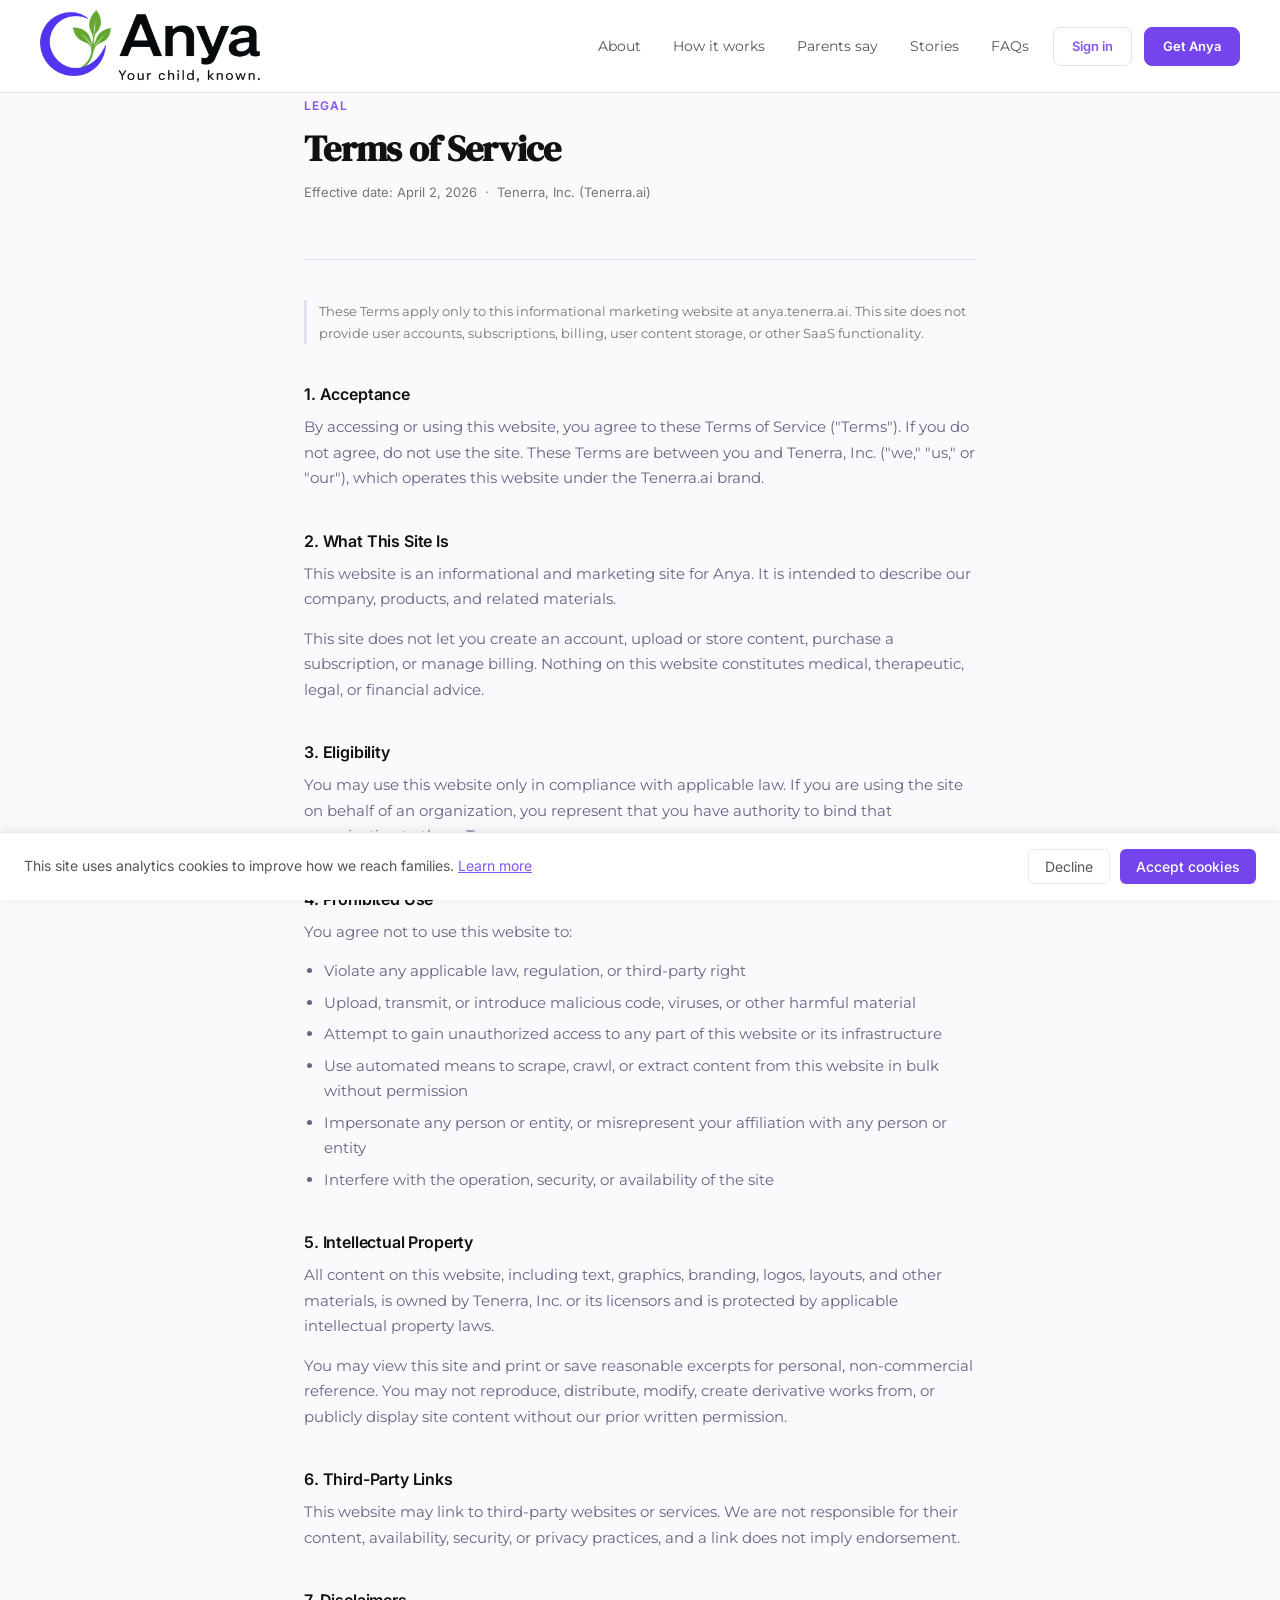
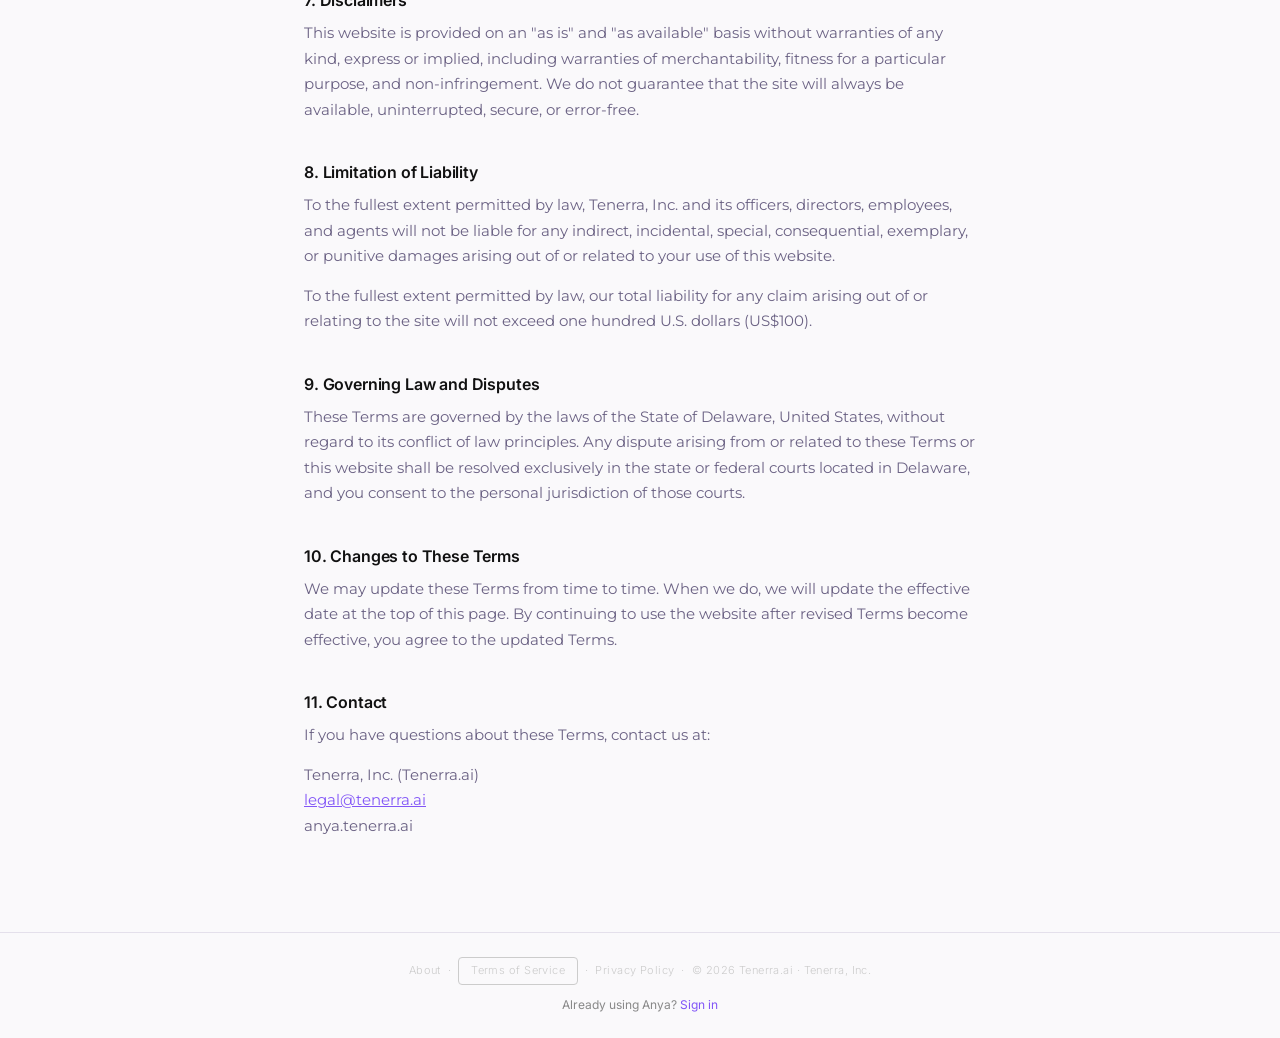
<file: terms.html>
<!DOCTYPE html>
<html lang="en" prefix="og: https://ogp.me/ns#">
<head>
  <meta charset="UTF-8" />
  <meta name="viewport" content="width=device-width, initial-scale=1.0" />
  <title>Terms of Service — Anya by Tenerra.ai</title>
  <meta name="description" content="Terms of Service for the Anya marketing website by Tenerra, Inc. Covers informational site use, intellectual property, and permitted access." />
  <meta name="robots" content="index, follow" />
  <meta name="author" content="Tenerra.ai" />
  <meta name="theme-color" content="#8256F7" />

  <meta property="og:title" content="Terms of Service — Anya by Tenerra.ai" />
  <meta property="og:description" content="Terms of Service for the Anya marketing website by Tenerra, Inc." />
  <meta property="og:type" content="website" />
  <meta property="og:url" content="https://anya.tenerra.ai/terms" />
  <meta property="og:image" content="https://anya.tenerra.ai/assets/images/og-image-v2.jpg" />
  <meta property="og:image:width" content="1200" />
  <meta property="og:image:height" content="630" />
  <meta property="og:image:alt" content="Anya — What you know about your child, ready when it matters" />
  <meta property="og:site_name" content="Tenerra.ai" />
  <meta property="og:locale" content="en_US" />
  <meta name="twitter:card" content="summary_large_image" />
  <meta name="twitter:title" content="Terms of Service — Anya by Tenerra.ai" />
  <meta name="twitter:description" content="Terms of Service for the Anya marketing website by Tenerra, Inc." />
  <meta name="twitter:image" content="https://anya.tenerra.ai/assets/images/og-image-v2.jpg" />

  <link rel="canonical" href="https://anya.tenerra.ai/terms" />
  <link rel="icon" type="image/png" sizes="32x32" href="/assets/images/favicon-32x32.png" />
  <link rel="icon" type="image/png" sizes="16x16" href="/assets/images/favicon-16x16.png" />
  <link rel="apple-touch-icon" sizes="180x180" href="/assets/images/apple-touch-icon.png" />

  <link rel="preconnect" href="https://fonts.googleapis.com" />
  <link rel="preconnect" href="https://fonts.gstatic.com" crossorigin />
  <link href="https://fonts.googleapis.com/css2?family=Inter:wght@400;500;600&amp;family=DM+Serif+Display:ital@0;1&amp;family=Montserrat:wght@400;500;600&amp;display=swap" rel="stylesheet" />
  <link rel="stylesheet" href="/assets/css/shared.css" />

  <script type="application/ld+json">
  {
    "@context": "https://schema.org",
    "@graph": [
      {
        "@type": "WebPage",
        "@id": "https://anya.tenerra.ai/terms#webpage",
        "name": "Terms of Service — Anya by Tenerra.ai",
        "url": "https://anya.tenerra.ai/terms",
        "description": "Terms of Service for the Anya marketing website by Tenerra, Inc.",
        "inLanguage": "en-US",
        "isPartOf": { "@id": "https://anya.tenerra.ai/#website" },
        "publisher": { "@id": "https://anya.tenerra.ai/#organization" },
        "breadcrumb": { "@id": "https://anya.tenerra.ai/terms#breadcrumb" }
      },
      {
        "@type": "BreadcrumbList",
        "@id": "https://anya.tenerra.ai/terms#breadcrumb",
        "itemListElement": [
          { "@type": "ListItem", "position": 1, "name": "Home", "item": "https://anya.tenerra.ai/" },
          { "@type": "ListItem", "position": 2, "name": "Terms of Service", "item": "https://anya.tenerra.ai/terms" }
        ]
      }
    ]
  }
  </script>

</head>

<body class="legal-page">

  <!-- ── NAV ── -->
  <nav class="nav">
    <a href="/" class="nav-wordmark" aria-label="Anya — Your child, known. Home"><img class="nav-logo" src="/assets/images/anya-logo-your-child-known.webp" alt="Anya — Your child, known." width="730" height="240" /></a>
    <ul class="nav-links">
      <li><a href="/about" class="nav-link">About</a></li>
      <li><a href="/how-it-works" class="nav-link">How it works</a></li>
      <li><a href="/testimonials" class="nav-link">Parents say</a></li>
      <li><a href="/stories" class="nav-link">Stories</a></li>
      <li><a href="/faqs" class="nav-link">FAQs</a></li>
    </ul>

    <!-- More dropdown: visible when nav-links are hidden (≤860px) -->
    <div class="nav-more">
      <button class="nav-more-trigger" aria-expanded="false" aria-controls="more-menu">
        More
        <svg width="12" height="12" viewBox="0 0 12 12" fill="none">
          <path d="M2 4l4 4 4-4" stroke="#555" stroke-width="1.5" stroke-linecap="round" stroke-linejoin="round"/>
        </svg>
      </button>
      <div class="nav-more-menu" id="more-menu" role="menu">
        <a href="/about">About</a>
        <a href="/how-it-works">How it works</a>
        <a href="/testimonials">Parents say</a>
        <a href="/stories">Stories</a>
        <a href="/faqs">FAQs</a>
      </div>
    </div>

    <!-- Primary CTA -->
    <div class="nav-actions">
      <a href="https://app.vestlife.com" target="_blank" rel="noopener noreferrer" class="nav-signin">Sign in</a>
      <a href="https://app.vestlife.com" target="_blank" rel="noopener noreferrer" class="nav-cta">Get Anya</a>
    </div>
    <button class="nav-hamburger" aria-label="Menu" aria-expanded="false" aria-controls="mobileMenu">
      <svg width="20" height="20" viewBox="0 0 20 20" fill="none">
        <path d="M3 5h14M3 10h14M3 15h14" stroke="#1a1a1a" stroke-width="1.5" stroke-linecap="round"/>
      </svg>
    </button>
  </nav>
  <div class="nav-mobile-menu" id="mobileMenu">
    <a href="/about">About</a>
    <a href="/how-it-works">How it works</a>
    <a href="/testimonials">Parents say</a>
    <a href="/stories">Stories</a>
    <a href="/faqs">FAQs</a>
    <a href="https://app.vestlife.com" target="_blank" rel="noopener noreferrer">Sign in</a>
    <a href="https://app.vestlife.com" target="_blank" rel="noopener noreferrer">Get Anya</a>
  </div>


  <!-- ── CONTENT ── -->
  <div class="page-wrap">
    <header class="page-header">
      <p class="page-eyebrow">Legal</p>
      <h1 class="page-title">Terms of Service</h1>
      <p class="page-meta">Effective date: April 2, 2026 &nbsp;·&nbsp; Tenerra, Inc. (Tenerra.ai)</p>
    </header>

    <div class="legal-content">

      <p style="font-size:13px;color:var(--color-text-muted);border-left:3px solid var(--color-border);padding-left:12px;margin-bottom:24px;">These Terms apply only to this informational marketing website at anya.tenerra.ai. This site does not provide user accounts, subscriptions, billing, user content storage, or other SaaS functionality.</p>

      <h2>1. Acceptance</h2>
      <p>By accessing or using this website, you agree to these Terms of Service ("Terms"). If you do not agree, do not use the site. These Terms are between you and Tenerra, Inc. ("we," "us," or "our"), which operates this website under the Tenerra.ai brand.</p>

      <h2>2. What This Site Is</h2>
      <p>This website is an informational and marketing site for Anya. It is intended to describe our company, products, and related materials.</p>
      <p>This site does not let you create an account, upload or store content, purchase a subscription, or manage billing. Nothing on this website constitutes medical, therapeutic, legal, or financial advice.</p>

      <h2>3. Eligibility</h2>
      <p>You may use this website only in compliance with applicable law. If you are using the site on behalf of an organization, you represent that you have authority to bind that organization to these Terms.</p>

      <h2>4. Prohibited Use</h2>
      <p>You agree not to use this website to:</p>
      <ul>
        <li>Violate any applicable law, regulation, or third-party right</li>
        <li>Upload, transmit, or introduce malicious code, viruses, or other harmful material</li>
        <li>Attempt to gain unauthorized access to any part of this website or its infrastructure</li>
        <li>Use automated means to scrape, crawl, or extract content from this website in bulk without permission</li>
        <li>Impersonate any person or entity, or misrepresent your affiliation with any person or entity</li>
        <li>Interfere with the operation, security, or availability of the site</li>
      </ul>

      <h2>5. Intellectual Property</h2>
      <p>All content on this website, including text, graphics, branding, logos, layouts, and other materials, is owned by Tenerra, Inc. or its licensors and is protected by applicable intellectual property laws.</p>
      <p>You may view this site and print or save reasonable excerpts for personal, non-commercial reference. You may not reproduce, distribute, modify, create derivative works from, or publicly display site content without our prior written permission.</p>

      <h2>6. Third-Party Links</h2>
      <p>This website may link to third-party websites or services. We are not responsible for their content, availability, security, or privacy practices, and a link does not imply endorsement.</p>

      <h2>7. Disclaimers</h2>
      <p>This website is provided on an "as is" and "as available" basis without warranties of any kind, express or implied, including warranties of merchantability, fitness for a particular purpose, and non-infringement. We do not guarantee that the site will always be available, uninterrupted, secure, or error-free.</p>

      <h2>8. Limitation of Liability</h2>
      <p>To the fullest extent permitted by law, Tenerra, Inc. and its officers, directors, employees, and agents will not be liable for any indirect, incidental, special, consequential, exemplary, or punitive damages arising out of or related to your use of this website.</p>
      <p>To the fullest extent permitted by law, our total liability for any claim arising out of or relating to the site will not exceed one hundred U.S. dollars (US$100).</p>

      <h2>9. Governing Law and Disputes</h2>
      <p>These Terms are governed by the laws of the State of Delaware, United States, without regard to its conflict of law principles. Any dispute arising from or related to these Terms or this website shall be resolved exclusively in the state or federal courts located in Delaware, and you consent to the personal jurisdiction of those courts.</p>

      <h2>10. Changes to These Terms</h2>
      <p>We may update these Terms from time to time. When we do, we will update the effective date at the top of this page. By continuing to use the website after revised Terms become effective, you agree to the updated Terms.</p>

      <h2>11. Contact</h2>
      <p>If you have questions about these Terms, contact us at:</p>
      <p>
        Tenerra, Inc. (Tenerra.ai)<br />
        <a href="mailto:legal@tenerra.ai">legal@tenerra.ai</a><br />
        anya.tenerra.ai
      </p>

    </div>
  </div>

  <!-- ── FOOTER ── -->
  <footer class="footer">
    <p class="footer-legal-text">
      <a href="/about" class="footer-legal-link">About</a> &nbsp;&middot;&nbsp; <a href="/terms" class="footer-legal-link footer-legal-link--button">Terms of Service</a> &nbsp;·&nbsp; <a href="/privacy" class="footer-legal-link">Privacy Policy</a> &nbsp;·&nbsp; © 2026 Tenerra.ai · Tenerra, Inc.
    </p>
    <p class="footer-signin-note">Already using Anya? <a href="https://app.vestlife.com" target="_blank" rel="noopener noreferrer" class="footer-signin-link">Sign in</a></p>
  </footer>

  <!-- ── Cookie Consent Banner ── -->
  <div id="cookie-banner" class="cookie-banner" role="dialog" aria-label="Cookie consent" aria-live="polite">
    <span>This site uses analytics cookies to improve how we reach families. <a href="/privacy">Learn more</a></span>
    <div class="cookie-banner-actions">
      <button onclick="setConsent('denied')" class="cookie-btn cookie-btn-decline">Decline</button>
      <button onclick="setConsent('granted')" class="cookie-btn cookie-btn-accept">Accept cookies</button>
    </div>
  </div>
  <script>
    /* ── GA Consent Management ── */
    (function () {
      var GA_ID = 'G-26WJ4LRG87';
      function loadGA() {
        var s = document.createElement('script');
        s.async = true;
        s.src = 'https://www.googletagmanager.com/gtag/js?id=' + GA_ID;
        document.head.appendChild(s);
        window.dataLayer = window.dataLayer || [];
        function gtag() { dataLayer.push(arguments); }
        window.gtag = gtag;
        gtag('js', new Date());
        gtag('config', GA_ID);
      }
      window.setConsent = function (choice) {
        try { localStorage.setItem('ga_consent', choice); } catch (e) {}
        var banner = document.getElementById('cookie-banner');
        if (banner) banner.style.display = 'none';
        if (choice === 'granted') loadGA();
      };
      var consent;
      try { consent = localStorage.getItem('ga_consent'); } catch (e) {}
      if (consent === 'granted') {
        loadGA();
      } else if (!consent) {
        var banner = document.getElementById('cookie-banner');
        if (banner) banner.style.display = 'flex';
      }
    })();
  </script>

  <script>
    /* ─── MORE DROPDOWN ─── */
    document.addEventListener('DOMContentLoaded', function () {
      var moreTrigger = document.querySelector('.nav-more-trigger');
      var moreMenu    = document.getElementById('more-menu');
      if (!moreTrigger || !moreMenu) return;
      function openMore()  { moreTrigger.setAttribute('aria-expanded', 'true');  moreMenu.style.display = 'block'; }
      function closeMore() { moreTrigger.setAttribute('aria-expanded', 'false'); moreMenu.style.display = ''; }
      function isMoreOpen() { return moreTrigger.getAttribute('aria-expanded') === 'true'; }
      moreTrigger.addEventListener('click', function (e) { e.stopPropagation(); isMoreOpen() ? closeMore() : openMore(); });
      document.addEventListener('click', function (e) { if (!moreMenu.contains(e.target) && e.target !== moreTrigger) closeMore(); });
      document.addEventListener('keydown', function (e) { if (e.key === 'Escape' && isMoreOpen()) { closeMore(); moreTrigger.focus(); } });
    });
    /* ─── NAV HAMBURGER ─── */
    document.addEventListener('DOMContentLoaded', function () {
      var btn   = document.querySelector('.nav-hamburger');
      var mMenu = document.getElementById('mobileMenu');
      if (!btn || !mMenu) return;
      function openMenu()  { mMenu.classList.add('open'); btn.setAttribute('aria-expanded', 'true'); document.body.style.overflow = 'hidden'; }
      function closeMenu() { mMenu.classList.remove('open'); btn.setAttribute('aria-expanded', 'false'); document.body.style.overflow = ''; }
      function isOpen() { return mMenu.classList.contains('open'); }
      btn.setAttribute('aria-expanded', 'false');
      btn.setAttribute('aria-controls', 'mobileMenu');
      btn.addEventListener('click', function (e) { e.stopPropagation(); isOpen() ? closeMenu() : openMenu(); });
      mMenu.querySelectorAll('a').forEach(function (link) { link.addEventListener('click', closeMenu); });
      document.addEventListener('click', function (e) { if (!mMenu.contains(e.target) && e.target !== btn) closeMenu(); });
      document.addEventListener('keydown', function (e) { if (e.key === 'Escape' && isOpen()) { closeMenu(); btn.focus(); } });
    });
  </script>
</body>
</html>
</file>
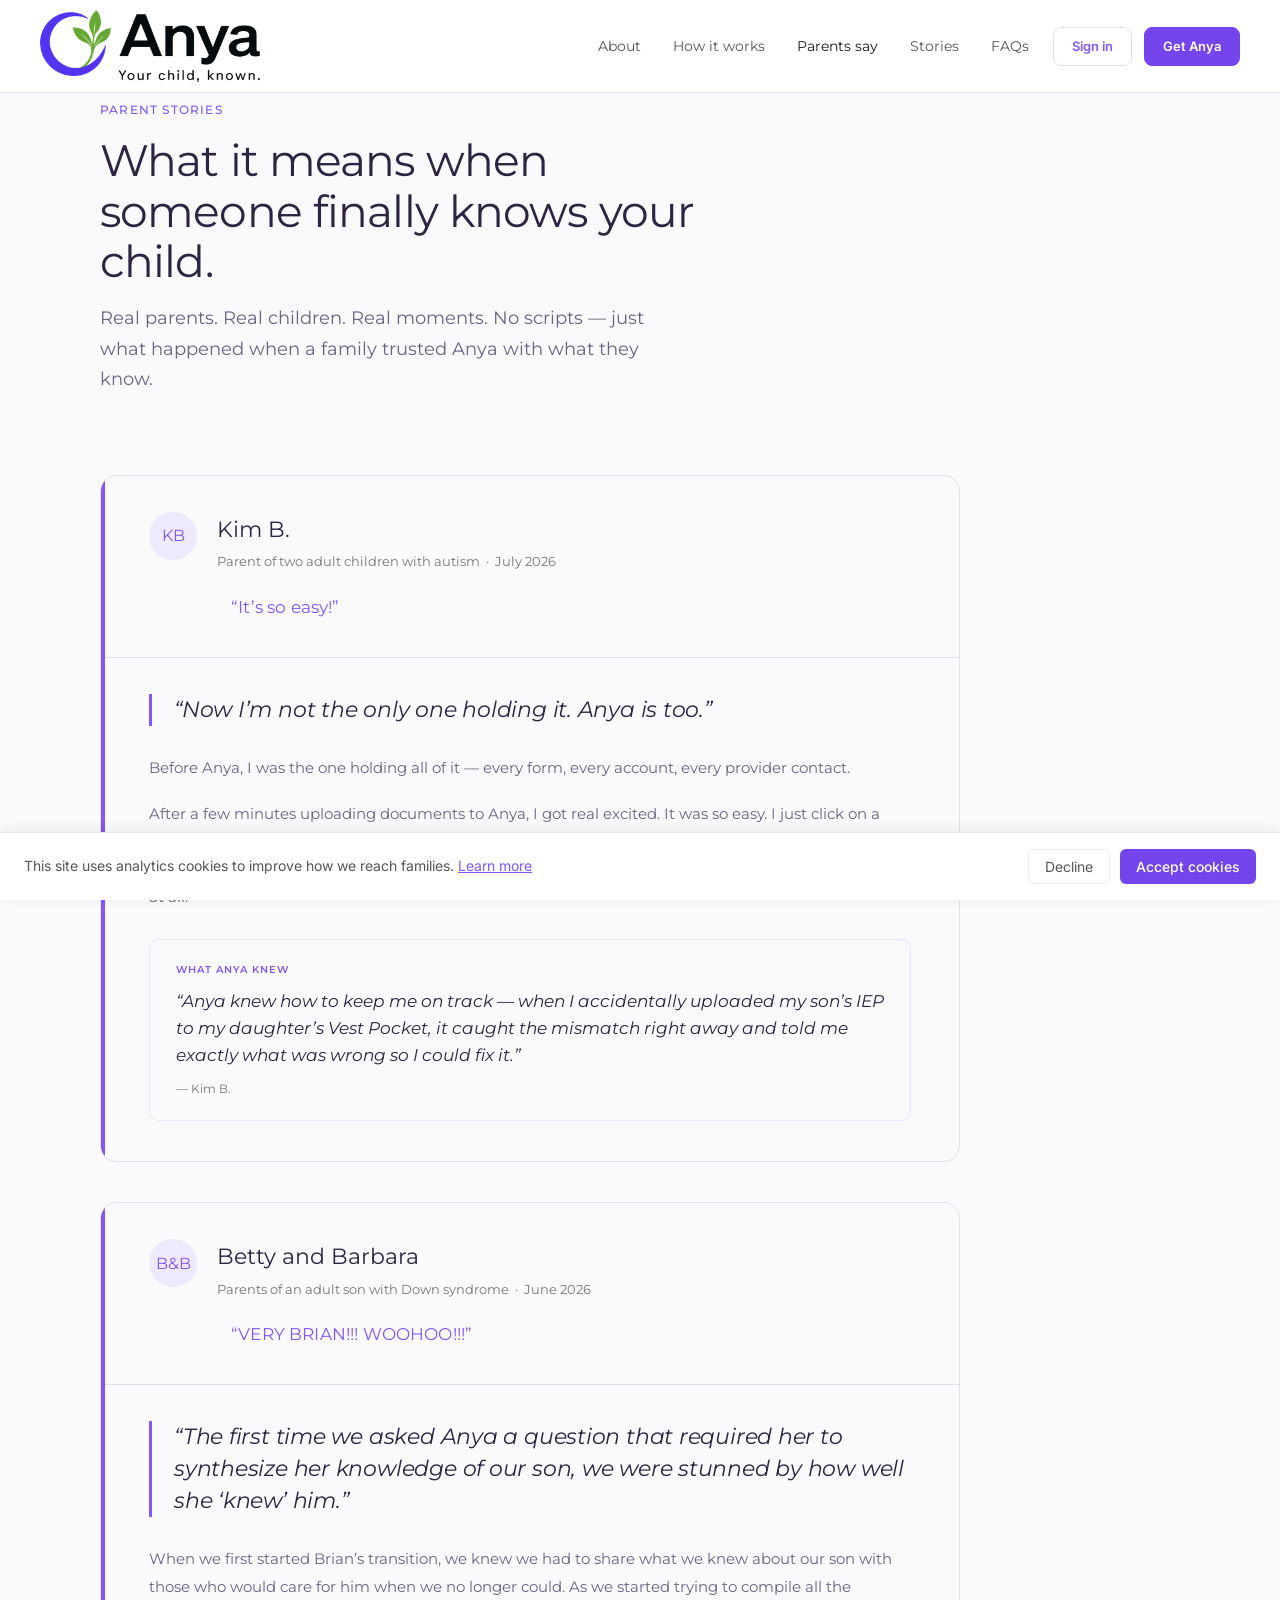
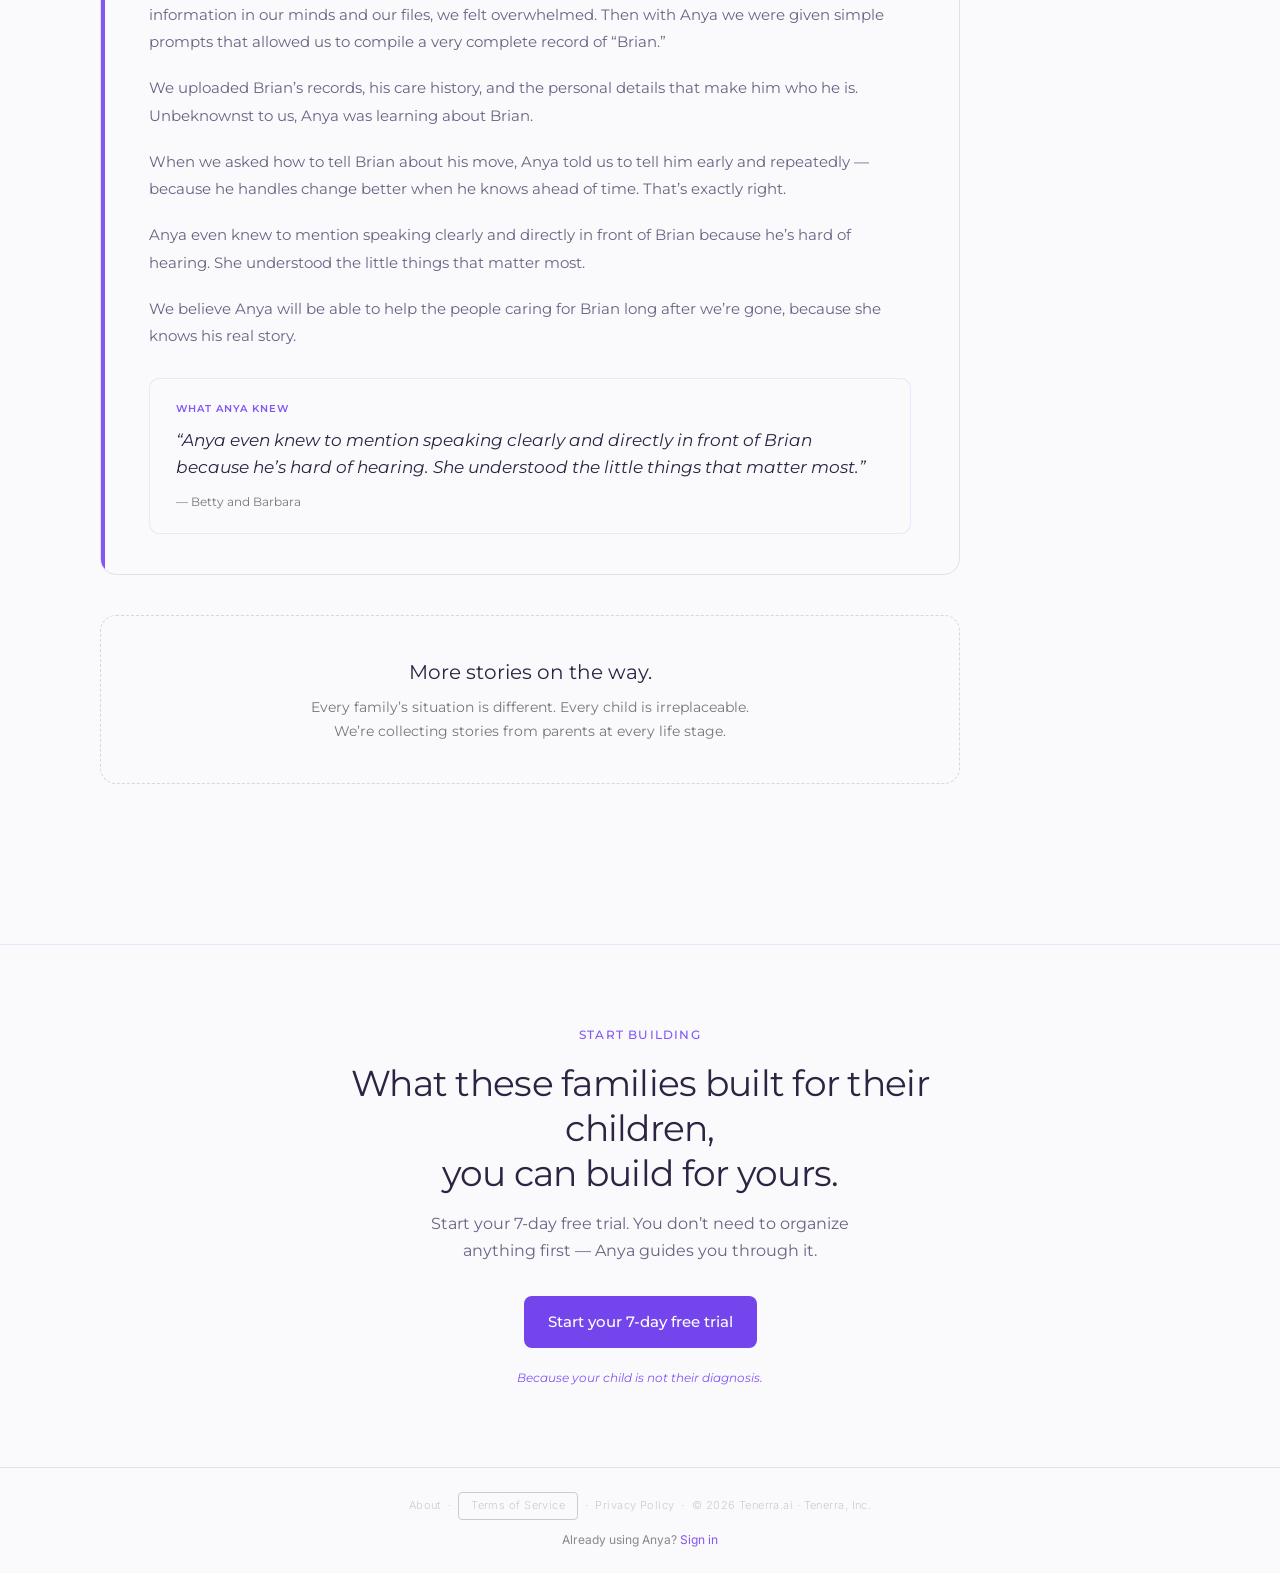
<file: testimonials.html>
<!DOCTYPE html>
<html lang="en" prefix="og: https://ogp.me/ns#">
<head>
  <meta charset="UTF-8" />
  <meta name="viewport" content="width=device-width, initial-scale=1.0" />
  <title>Parent Stories — Anya by Tenerra.ai</title>
  <meta name="description" content="Real parents. Real children. Real moments. What it means when someone finally knows your child." />
  <meta name="robots" content="index, follow" />
  <meta name="author" content="Tenerra.ai" />

  <!-- Open Graph -->
  <meta property="og:title" content="Parent Stories — Anya by Tenerra.ai" />
  <meta property="og:description" content="Real parents. Real children. Real moments. What it means when someone finally knows your child." />
  <meta property="og:type" content="website" />
  <meta property="og:url" content="https://anya.tenerra.ai/testimonials" />
  <meta property="og:image" content="https://anya.tenerra.ai/assets/images/og-image-v2.jpg" />
  <meta property="og:image:width" content="1200" />
  <meta property="og:image:height" content="630" />
  <meta property="og:image:alt" content="Anya — What you know about your child, preserved." />
  <meta property="og:site_name" content="Tenerra.ai" />
  <meta property="og:locale" content="en_US" />

  <!-- Twitter Card -->
  <meta name="twitter:card" content="summary_large_image" />
  <meta name="twitter:title" content="Parent Stories — Anya by Tenerra.ai" />
  <meta name="twitter:description" content="Real parents. Real children. Real moments. What it means when someone finally knows your child." />
  <meta name="twitter:image" content="https://anya.tenerra.ai/assets/images/og-image-v2.jpg" />

  <link rel="canonical" href="https://anya.tenerra.ai/testimonials" />

  <link rel="icon" type="image/png" sizes="32x32" href="/assets/images/favicon-32x32.png" />
  <link rel="icon" type="image/png" sizes="16x16" href="/assets/images/favicon-16x16.png" />
  <link rel="apple-touch-icon" sizes="180x180" href="/assets/images/apple-touch-icon.png" />

  <script type="application/ld+json">
  {
    "@context": "https://schema.org",
    "@graph": [
      {
        "@type": "WebPage",
        "@id": "https://anya.tenerra.ai/testimonials/#webpage",
        "name": "Parent Stories — Anya by Tenerra.ai",
        "url": "https://anya.tenerra.ai/testimonials",
        "description": "Real parents share what happened when Anya finally knew their child — the routines, the quirks, the things that took years to figure out.",
        "inLanguage": "en-US",
        "isPartOf": { "@id": "https://anya.tenerra.ai/#website" },
        "publisher": { "@id": "https://anya.tenerra.ai/#organization" },
        "breadcrumb": { "@id": "https://anya.tenerra.ai/testimonials/#breadcrumb" }
      },
      {
        "@type": "BreadcrumbList",
        "@id": "https://anya.tenerra.ai/testimonials/#breadcrumb",
        "itemListElement": [
          {
            "@type": "ListItem",
            "position": 1,
            "name": "Home",
            "item": "https://anya.tenerra.ai/"
          },
          {
            "@type": "ListItem",
            "position": 2,
            "name": "Parent Stories",
            "item": "https://anya.tenerra.ai/testimonials"
          }
        ]
      }
    ]
  }
  </script>

  <link rel="preconnect" href="https://fonts.googleapis.com" />
  <link rel="preconnect" href="https://fonts.gstatic.com" crossorigin />
  <link href="https://fonts.googleapis.com/css2?family=Inter:wght@400;500;600&amp;family=DM+Serif+Display:ital@0;1&amp;family=Montserrat:wght@400;500;600&amp;display=swap" rel="stylesheet" />
  <link rel="stylesheet" href="/assets/css/shared.css" />

  <style>
    /* ── Page layout ── */
    .page-header {
      padding: 100px 100px 56px;
      max-width: 900px;
    }

    .section-eyebrow {
      font-size: 12px;
      font-weight: 500;
      letter-spacing: 0.1em;
      text-transform: uppercase;
      color: var(--color-primary);
      margin-bottom: 16px;
    }

    .page-title {
      font-family: var(--font-serif);
      font-size: 44px;
      line-height: 1.15;
      color: var(--color-text-primary);
      margin-bottom: 16px;
      letter-spacing: -0.02em;
      font-weight: 400;
      max-width: 640px;
    }

    .page-subtitle {
      font-size: 18px;
      color: var(--color-text-secondary);
      font-weight: 400;
      max-width: 560px;
      line-height: 1.7;
    }

    /* ── Stories container ── */
    .stories-container {
      padding: 0 100px 80px;
    }

    /* ── Story card ── */
    .story-card {
      background: var(--color-bg);
      border: 1px solid var(--color-border);
      border-radius: 16px;
      overflow: hidden;
      max-width: 860px;
      margin-bottom: 40px;
      position: relative;
    }

    .story-card::before {
      content: '';
      position: absolute;
      top: 0;
      left: 0;
      width: 4px;
      height: 100%;
      background: var(--color-primary);
      border-radius: 16px 0 0 16px;
    }

    .story-header {
      padding: 36px 48px 28px;
      border-bottom: 1px solid var(--color-border);
      display: flex;
      align-items: flex-start;
      gap: 20px;
    }

    .story-avatar {
      width: 48px;
      height: 48px;
      border-radius: 50%;
      background: rgba(130,86,247,0.1);
      display: flex;
      align-items: center;
      justify-content: center;
      font-family: var(--font-serif);
      font-size: 16px;
      color: var(--color-primary);
      flex-shrink: 0;
      font-weight: 400;
    }

    .story-meta { flex: 1; }

    .story-names {
      font-family: var(--font-serif);
      font-size: 22px;
      color: var(--color-text-primary);
      margin-bottom: 4px;
      font-weight: 400;
    }

    .story-context {
      font-size: 13px;
      color: var(--color-text-muted);
      font-weight: 400;
    }

    .reaction-quote {
      margin-top: 14px;
      display: inline-block;
      background: var(--color-primary-soft);
      border-radius: 8px;
      padding: 8px 14px;
      font-family: var(--font-serif);
      font-size: 17px;
      color: var(--color-primary);
      letter-spacing: 0.01em;
      font-weight: 400;
    }

    .story-body {
      padding: 36px 48px 40px;
    }

    .pull-quote {
      font-family: var(--font-serif);
      font-size: 22px;
      line-height: 1.45;
      color: var(--color-text-primary);
      border-left: 3px solid var(--color-primary);
      padding-left: 22px;
      margin-bottom: 28px;
      font-style: italic;
      letter-spacing: -0.01em;
      font-weight: 400;
    }

    .story-text {
      font-size: 15px;
      line-height: 1.85;
      color: var(--color-text-secondary);
      font-weight: 400;
      margin-bottom: 18px;
    }

    .story-text:last-of-type { margin-bottom: 0; }

    .functional-proof {
      margin-top: 28px;
      background: var(--color-primary-soft);
      border-radius: 10px;
      padding: 22px 26px;
      border: 1px solid rgba(130,86,247,0.12);
    }

    .functional-proof-label {
      font-size: 10px;
      letter-spacing: 0.1em;
      text-transform: uppercase;
      color: var(--color-primary);
      font-weight: 600;
      margin-bottom: 10px;
    }

    .functional-proof-quote {
      font-family: var(--font-serif);
      font-size: 17px;
      line-height: 1.6;
      color: var(--color-text-primary);
      font-style: italic;
      font-weight: 400;
    }

    .functional-proof-attribution {
      font-size: 12px;
      color: var(--color-text-muted);
      margin-top: 10px;
      font-weight: 400;
    }

    /* ── More coming placeholder ── */
    .more-coming {
      max-width: 860px;
      text-align: center;
      padding: 40px 48px;
      background: var(--color-bg);
      border: 1px dashed var(--color-border-strong, #d8d8d8);
      border-radius: 16px;
      margin-bottom: 80px;
    }

    .more-coming strong {
      display: block;
      font-family: var(--font-serif);
      font-size: 20px;
      color: var(--color-text-primary);
      margin-bottom: 8px;
      font-weight: 400;
    }

    .more-coming p {
      font-size: 14px;
      color: var(--color-text-muted);
      font-weight: 400;
      max-width: 480px;
      margin: 0 auto;
      line-height: 1.7;
    }

    /* ── CTA section ── */
    .testimonials-cta {
      background: var(--color-primary-soft);
      border-top: 1px solid rgba(130,86,247,0.12);
      padding: 80px 100px;
      text-align: center;
    }

    .cta-heading {
      font-family: var(--font-serif);
      font-size: 36px;
      color: var(--color-text-primary);
      line-height: 1.25;
      margin-bottom: 14px;
      letter-spacing: -0.02em;
      font-weight: 400;
      max-width: 600px;
      margin-left: auto;
      margin-right: auto;
    }

    .cta-sub {
      font-size: 16px;
      color: var(--color-text-secondary);
      font-weight: 400;
      margin-bottom: 32px;
      max-width: 440px;
      margin-left: auto;
      margin-right: auto;
      line-height: 1.7;
    }

    .cta-closing {
      margin-top: 20px;
      font-size: 12px;
      color: var(--color-primary);
      font-style: italic;
    }

    /* ── Responsive ── */
    @media (max-width: 768px) {
      .page-header { padding: 80px 24px 36px; }
      .page-title { font-size: 32px; }
      .page-subtitle { font-size: 16px; }
      .stories-container { padding: 0 24px 60px; }
      .story-header { padding: 24px 24px 20px; flex-direction: column; gap: 14px; }
      .story-body { padding: 24px; }
      .pull-quote { font-size: 18px; }
      .testimonials-cta { padding: 60px 24px; }
      .cta-heading { font-size: 28px; }
      .more-coming { padding: 32px 24px; }
    }
  </style>
</head>
<body>

  <!-- NAV -->
  <nav class="nav">
    <a href="/" class="nav-wordmark" aria-label="Anya — Your child, known. Home"><img class="nav-logo" src="/assets/images/anya-logo-your-child-known.webp" alt="Anya — Your child, known." width="730" height="240" /></a>
    <ul class="nav-links">
      <li><a href="/about" class="nav-link">About</a></li>
      <li><a href="/how-it-works" class="nav-link">How it works</a></li>
      <li><a href="/testimonials" class="nav-link" aria-current="page">Parents say</a></li>
      <li><a href="/stories" class="nav-link">Stories</a></li>
      <li><a href="/faqs" class="nav-link">FAQs</a></li>
    </ul>

    <!-- More dropdown: visible when nav-links are hidden (≤860px) -->
    <div class="nav-more">
      <button class="nav-more-trigger" aria-expanded="false" aria-controls="more-menu">
        More
        <svg width="12" height="12" viewBox="0 0 12 12" fill="none">
          <path d="M2 4l4 4 4-4" stroke="#555" stroke-width="1.5" stroke-linecap="round" stroke-linejoin="round"/>
        </svg>
      </button>
      <div class="nav-more-menu" id="more-menu" role="menu">
        <a href="/about">About</a>
        <a href="/how-it-works">How it works</a>
        <a href="/testimonials">Parents say</a>
        <a href="/stories">Stories</a>
        <a href="/faqs">FAQs</a>
      </div>
    </div>

    <!-- Primary CTA -->
    <div class="nav-actions">
      <a href="https://app.vestlife.com" target="_blank" rel="noopener noreferrer" class="nav-signin">Sign in</a>
      <a href="https://app.vestlife.com" target="_blank" rel="noopener noreferrer" class="nav-cta">Get Anya</a>
    </div>
    <button class="nav-hamburger" aria-label="Menu" aria-expanded="false" aria-controls="mobileMenu">
      <svg width="20" height="20" viewBox="0 0 20 20" fill="none">
        <path d="M3 5h14M3 10h14M3 15h14" stroke="#1a1a1a" stroke-width="1.5" stroke-linecap="round"/>
      </svg>
    </button>
  </nav>
  <div class="nav-mobile-menu" id="mobileMenu">
    <a href="/about">About</a>
    <a href="/how-it-works">How it works</a>
    <a href="/testimonials">Parents say</a>
    <a href="/stories">Stories</a>
    <a href="/faqs">FAQs</a>
    <a href="https://app.vestlife.com" target="_blank" rel="noopener noreferrer">Sign in</a>
    <a href="https://app.vestlife.com" target="_blank" rel="noopener noreferrer">Get Anya</a>
  </div>

  <!-- Page header -->
  <header class="page-header">
    <div class="section-eyebrow">Parent stories</div>
    <h1 class="page-title">What it means when someone finally knows your child.</h1>
    <p class="page-subtitle">Real parents. Real children. Real moments. No scripts &#8212; just what happened when a family trusted Anya with what they know.</p>
  </header>

  <!-- Stories -->
  <main class="stories-container">

    <!-- STORY CARD: Kim B. -->
    <!-- To add a new story: copy this article block and paste it above the "more-coming" div -->
    <article class="story-card">
      <div class="story-header">
        <div class="story-avatar">KB</div>
        <div class="story-meta">
          <div class="story-names">Kim B.</div>
          <div class="story-context">Parent of two adult children with autism &nbsp;&middot;&nbsp; July 2026</div>
          <div class="reaction-quote">&ldquo;It&#8217;s so easy!&rdquo;</div>
        </div>
      </div>

      <div class="story-body">
        <blockquote class="pull-quote">&ldquo;Now I&#8217;m not the only one holding it. Anya is too.&rdquo;</blockquote>

        <p class="story-text">Before Anya, I was the one holding all of it &#8212; every form, every account, every provider contact.</p>

        <p class="story-text">After a few minutes uploading documents to Anya, I got real excited. It was so easy. I just click on a PDF on my computer, upload it to Anya, and it provides a summary and tells me which Pocket Entry I should keep the document in. So fast, just a few clicks. I started uploading more documents in no time at all.</p>

        <div class="functional-proof">
          <div class="functional-proof-label">What Anya knew</div>
          <div class="functional-proof-quote">&ldquo;Anya knew how to keep me on track &#8212; when I accidentally uploaded my son&#8217;s IEP to my daughter&#8217;s Vest Pocket, it caught the mismatch right away and told me exactly what was wrong so I could fix it.&rdquo;</div>
          <div class="functional-proof-attribution">&#8212; Kim B.</div>
        </div>
      </div>
    </article>
    <!-- END STORY CARD -->

    <!-- STORY CARD: Betty & Barbara -->
    <article class="story-card">
      <div class="story-header">
        <div class="story-avatar">B&amp;B</div>
        <div class="story-meta">
          <div class="story-names">Betty and Barbara</div>
          <div class="story-context">Parents of an adult son with Down syndrome &nbsp;&middot;&nbsp; June 2026</div>
          <div class="reaction-quote">&ldquo;VERY BRIAN!!! WOOHOO!!!&rdquo;</div>
        </div>
      </div>

      <div class="story-body">
        <blockquote class="pull-quote">&ldquo;The first time we asked Anya a question that required her to synthesize her knowledge of our son, we were stunned by how well she &lsquo;knew&rsquo; him.&rdquo;</blockquote>

        <p class="story-text">When we first started Brian&#8217;s transition, we knew we had to share what we knew about our son with those who would care for him when we no longer could. As we started trying to compile all the information in our minds and our files, we felt overwhelmed. Then with Anya we were given simple prompts that allowed us to compile a very complete record of &ldquo;Brian.&rdquo;</p>

        <p class="story-text">We uploaded Brian&#8217;s records, his care history, and the personal details that make him who he is. Unbeknownst to us, Anya was learning about Brian.</p>

        <p class="story-text">When we asked how to tell Brian about his move, Anya told us to tell him early and repeatedly &#8212; because he handles change better when he knows ahead of time. That&#8217;s exactly right.</p>

        <p class="story-text">Anya even knew to mention speaking clearly and directly in front of Brian because he&#8217;s hard of hearing. She understood the little things that matter most.</p>

        <p class="story-text">We believe Anya will be able to help the people caring for Brian long after we&#8217;re gone, because she knows his real story.</p>

        <div class="functional-proof">
          <div class="functional-proof-label">What Anya knew</div>
          <div class="functional-proof-quote">&ldquo;Anya even knew to mention speaking clearly and directly in front of Brian because he&#8217;s hard of hearing. She understood the little things that matter most.&rdquo;</div>
          <div class="functional-proof-attribution">&#8212; Betty and Barbara</div>
        </div>
      </div>
    </article>
    <!-- END STORY CARD -->

    <!-- ADD NEW STORY CARDS ABOVE THIS LINE -->

    <div class="more-coming">
      <strong>More stories on the way.</strong>
      <p>Every family&#8217;s situation is different. Every child is irreplaceable. We&#8217;re collecting stories from parents at every life stage.</p>
    </div>

  </main>

  <!-- CTA -->
  <section class="testimonials-cta">
    <div class="section-eyebrow">Start building</div>
    <h2 class="cta-heading">What these families built for their children,<br>you can build for yours.</h2>
    <p class="cta-sub">Start your 7-day free trial. You don&#8217;t need to organize anything first &#8212; Anya guides you through it.</p>
    <a href="https://app.vestlife.com" target="_blank" rel="noopener noreferrer" style="display:inline-block;background:var(--color-primary-strong);color:#ffffff;border-radius:8px;padding:14px 24px;font-size:15px;font-weight:500;text-decoration:none;transition:background 0.18s;" onmouseover="this.style.background='#6E46E6'" onmouseout="this.style.background='var(--color-primary-strong)'">Start your 7-day free trial</a>
    <div class="cta-closing">Because your child is not their diagnosis.</div>
  </section>

  <!-- FOOTER -->
  <footer class="footer">
    <p class="footer-legal-text">
      <a href="/about" class="footer-legal-link">About</a> &nbsp;&middot;&nbsp; <a href="/terms" class="footer-legal-link footer-legal-link--button">Terms of Service</a> &nbsp;·&nbsp; <a href="/privacy" class="footer-legal-link">Privacy Policy</a> &nbsp;·&nbsp; © 2026 Tenerra.ai · Tenerra, Inc.
    </p>
    <p class="footer-signin-note">Already using Anya? <a href="https://app.vestlife.com" target="_blank" rel="noopener noreferrer" class="footer-signin-link">Sign in</a></p>
  </footer>

  <!-- ── Cookie Consent Banner ── -->
  <div id="cookie-banner" class="cookie-banner" role="dialog" aria-label="Cookie consent" aria-live="polite">
    <span>This site uses analytics cookies to improve how we reach families. <a href="/privacy">Learn more</a></span>
    <div class="cookie-banner-actions">
      <button onclick="setConsent('denied')" class="cookie-btn cookie-btn-decline">Decline</button>
      <button onclick="setConsent('granted')" class="cookie-btn cookie-btn-accept">Accept cookies</button>
    </div>
  </div>
  <script>
    /* ── GA Consent Management ── */
    (function () {
      var GA_ID = 'G-26WJ4LRG87';
      function loadGA() {
        var s = document.createElement('script');
        s.async = true;
        s.src = 'https://www.googletagmanager.com/gtag/js?id=' + GA_ID;
        document.head.appendChild(s);
        window.dataLayer = window.dataLayer || [];
        function gtag() { dataLayer.push(arguments); }
        window.gtag = gtag;
        gtag('js', new Date());
        gtag('config', GA_ID);
      }
      window.setConsent = function (choice) {
        try { localStorage.setItem('ga_consent', choice); } catch (e) {}
        var banner = document.getElementById('cookie-banner');
        if (banner) banner.style.display = 'none';
        if (choice === 'granted') loadGA();
      };
      var consent;
      try { consent = localStorage.getItem('ga_consent'); } catch (e) {}
      if (consent === 'granted') {
        loadGA();
      } else if (!consent) {
        var banner = document.getElementById('cookie-banner');
        if (banner) banner.style.display = 'flex';
      }
    })();
  </script>

  <script>
    /* ─── MORE DROPDOWN ─── */
    document.addEventListener('DOMContentLoaded', function () {
      var moreTrigger = document.querySelector('.nav-more-trigger');
      var moreMenu    = document.getElementById('more-menu');
      if (!moreTrigger || !moreMenu) return;
      function openMore()  { moreTrigger.setAttribute('aria-expanded', 'true');  moreMenu.style.display = 'block'; }
      function closeMore() { moreTrigger.setAttribute('aria-expanded', 'false'); moreMenu.style.display = ''; }
      function isMoreOpen() { return moreTrigger.getAttribute('aria-expanded') === 'true'; }
      moreTrigger.addEventListener('click', function (e) { e.stopPropagation(); isMoreOpen() ? closeMore() : openMore(); });
      document.addEventListener('click', function (e) { if (!moreMenu.contains(e.target) && e.target !== moreTrigger) closeMore(); });
      document.addEventListener('keydown', function (e) { if (e.key === 'Escape' && isMoreOpen()) { closeMore(); moreTrigger.focus(); } });
    });
    /* ─── NAV HAMBURGER ─── */
    document.addEventListener('DOMContentLoaded', function () {
      var btn   = document.querySelector('.nav-hamburger');
      var mMenu = document.getElementById('mobileMenu');
      if (!btn || !mMenu) return;
      function openMenu()  { mMenu.classList.add('open'); btn.setAttribute('aria-expanded', 'true'); document.body.style.overflow = 'hidden'; }
      function closeMenu() { mMenu.classList.remove('open'); btn.setAttribute('aria-expanded', 'false'); document.body.style.overflow = ''; }
      function isOpen() { return mMenu.classList.contains('open'); }
      btn.setAttribute('aria-expanded', 'false');
      btn.setAttribute('aria-controls', 'mobileMenu');
      btn.addEventListener('click', function (e) { e.stopPropagation(); isOpen() ? closeMenu() : openMenu(); });
      mMenu.querySelectorAll('a').forEach(function (link) { link.addEventListener('click', closeMenu); });
      document.addEventListener('click', function (e) { if (!mMenu.contains(e.target) && e.target !== btn) closeMenu(); });
      document.addEventListener('keydown', function (e) { if (e.key === 'Escape' && isOpen()) { closeMenu(); btn.focus(); } });
    });
  </script>
</body>
</html>
</file>
<file: assets/css/shared.css>
:root {
  --color-bg: #FAF9FB;
  --color-text-primary: #2C2442;
  --color-text-secondary: #6B6284;
  --color-text-muted: #777;
  --color-text-light: #999;
  --color-primary: #8256F7;
  --color-primary-strong: #7445EC; /* filled buttons + small purple text: meets WCAG AA with white */
  --color-primary-soft: #FAF9FB;
  --color-border: #E4E0EB;
  --color-accent: #5FA838;
  --color-icon-tile: #EFEDFE;
  --radius: 12px;
  --font-body: "Montserrat", -apple-system, BlinkMacSystemFont, "Segoe UI", sans-serif;
  --font-ui: "Inter", -apple-system, BlinkMacSystemFont, "Segoe UI", sans-serif;
  --font-display: "DM Serif Display", Georgia, serif;
  --space-1: 8px;
  --space-2: 16px;
  --space-3: 24px;
  --space-4: 32px;
  --space-5: 48px;
  --space-6: 64px;
  --space-7: 100px;
  --section-spacing: 100px;
  --section-spacing-tight: 72px;
  --section-spacing-loose: 120px;
  --section-padding: 100px;
  --section-padding-tight: 72px;
  --section-padding-loose: 120px;
  --element-gap-sm: 16px;
  --element-gap-md: 24px;
  --element-gap-lg: 40px;
  --section-gap: 40px;
  --element-gap: 24px;
  --ease-out: cubic-bezier(0.22, 1, 0.36, 1);
  --transition-fast: 180ms var(--ease-out);
  --transition-medium: 280ms var(--ease-out);
  --transition-slow: 420ms var(--ease-out);
}

html {
  scroll-behavior: smooth;
}

*, *::before, *::after {
  box-sizing: border-box;
  margin: 0;
  padding: 0;
}

body {
  background: var(--color-bg);
  color: var(--color-text-primary);
  font-family: var(--font-body);
  line-height: 1.6;
  -webkit-font-smoothing: antialiased;
}

h1 {
  font-size: 44px;
  line-height: 1.2;
  font-weight: 600;
  letter-spacing: -0.02em;
  color: #111;
  margin-bottom: var(--space-2);
}

h2 {
  font-size: 32px;
  line-height: 1.25;
  font-weight: 600;
  letter-spacing: -0.01em;
  color: #111;
  margin-bottom: var(--space-2);
}

h3 {
  font-size: 22px;
  line-height: 1.3;
  font-weight: 600;
  color: #111;
  margin-bottom: var(--space-2);
}

p {
  font-size: 18px;
  line-height: 1.6;
  color: #333;
  margin-bottom: var(--space-3);
}

img {
  max-width: 100%;
  height: auto;
  display: block;
}

.button-primary {
  background: var(--color-primary-strong);
  color: #ffffff;
  padding: 14px 24px;
  border-radius: 8px;
  font-weight: 500;
  border: none;
  cursor: pointer;
  font-family: inherit;
  font-size: 15px;
  text-decoration: none;
  display: inline-flex;
  align-items: center;
  justify-content: center;
  transition: background 0.2s ease, transform 0.1s ease;
  line-height: 1;
}

.button-primary:hover {
  background: #6e46e6;
}

.button-primary:active {
  transform: translateY(1px);
}

.button-primary:focus-visible {
  outline: none;
  box-shadow: 0 0 0 3px rgba(130, 86, 247, 0.25);
}

.nav {
  position: fixed;
  top: 0;
  left: 0;
  right: 0;
  display: flex;
  align-items: center;
  justify-content: space-between;
  padding: 0.625rem 2.5rem;
  background: rgba(255, 255, 255, 0.95);
  backdrop-filter: blur(8px);
  -webkit-backdrop-filter: blur(8px);
  z-index: 100;
  border-bottom: 1px solid var(--color-border);
}

.nav-wordmark {
  display: flex;
  align-items: center;
  gap: 12px;
  text-decoration: none;
  white-space: nowrap;
  flex-shrink: 0;
  transition: opacity 0.2s;
}

.nav-wordmark:hover {
  opacity: 0.65;
}

.nav-logo {
  display: block;
  /* 3.27:1 lockup; width follows a readable tagline, not the header height */
  width: clamp(170px, 20vw, 220px);
  max-width: 100%;
  height: auto;
  object-fit: contain;
  flex-shrink: 0;
}

.nav-links {
  display: flex;
  align-items: center;
  gap: 2rem;
  list-style: none;
  margin: 0 0 0 auto;
}

.nav-links a {
  font-size: 14px;
  font-weight: 400;
  color: #555;
  text-decoration: none;
  transition: color 0.2s;
}

.nav-links a:hover,
.nav-links a.active,
.nav-links a[aria-current="page"] {
  color: #1a1a1a;
}

.nav-actions {
  display: flex;
  align-items: center;
  gap: 0.75rem;
  margin-left: 1.5rem;
  flex-shrink: 0;
}

.nav-cta {
  font-family: var(--font-ui);
  font-size: 13px;
  font-weight: 600;
  color: #ffffff;
  background: var(--color-primary-strong);
  border: 1.5px solid var(--color-primary-strong);
  padding: 8px 18px;
  border-radius: 8px;
  cursor: pointer;
  text-decoration: none;
  white-space: nowrap;
  display: inline-flex;
  align-items: center;
  transition: background 0.18s ease, border-color 0.18s ease, box-shadow 0.18s ease,
    transform 0.1s ease;
}

.nav-cta:hover {
  background: #6e46e6;
  border-color: #6e46e6;
  box-shadow: 0 4px 14px rgba(130, 86, 247, 0.35);
  transform: translateY(-1px);
}

.nav-cta:active {
  transform: translateY(0);
  box-shadow: none;
}

/* Ghost/outlined sign-in pill — quieter than the primary CTA */
.nav-signin {
  font-family: var(--font-ui);
  font-size: 13px;
  font-weight: 600;
  color: var(--color-primary);
  background: #ffffff;
  border: 1.5px solid var(--color-border);
  padding: 8px 18px;
  border-radius: 8px;
  cursor: pointer;
  text-decoration: none;
  white-space: nowrap;
  display: inline-flex;
  align-items: center;
  transition: background 0.18s ease, border-color 0.18s ease, box-shadow 0.18s ease,
    transform 0.1s ease;
}

.nav-signin:hover {
  background: var(--color-icon-tile);
  border-color: var(--color-primary);
  transform: translateY(-1px);
}

.nav-signin:active {
  transform: translateY(0);
}

.nav-more {
  position: relative;
  display: none;
}

.nav-more-trigger {
  font-family: "Inter", -apple-system, BlinkMacSystemFont, sans-serif;
  font-size: 14px;
  font-weight: 400;
  color: #555;
  background: none;
  border: none;
  cursor: pointer;
  padding: 0;
  display: flex;
  align-items: center;
  gap: 4px;
  transition: color 0.2s;
}

.nav-more-trigger:hover {
  color: #1a1a1a;
}

.nav-more-trigger svg {
  transition: transform 0.2s;
}

.nav-more-trigger[aria-expanded="true"] svg {
  transform: rotate(180deg);
}

.nav-more-menu {
  display: none;
  position: absolute;
  top: calc(100% + 12px);
  right: 0;
  background: #ffffff;
  border: 1px solid var(--color-border);
  border-radius: 12px;
  padding: 0.5rem 0;
  min-width: 180px;
  box-shadow: 0 2px 8px rgba(0, 0, 0, 0.06);
  z-index: 200;
}

.nav-more-trigger[aria-expanded="true"] + .nav-more-menu {
  display: block;
}

.nav-more-menu a {
  display: block;
  padding: 0.625rem 1.25rem;
  font-size: 13px;
  font-weight: 400;
  color: #555;
  text-decoration: none;
  transition: background 0.15s, color 0.15s;
  white-space: nowrap;
}

.nav-more-menu a:hover {
  background: #faf9ff;
  color: #8256f7;
}

.nav-hamburger {
  display: none;
  background: none;
  border: none;
  cursor: pointer;
  padding: 4px;
}

.nav-mobile-menu {
  display: none;
  position: fixed;
  top: 61px;
  left: 0;
  right: 0;
  bottom: 0;
  background: #ffffff;
  border-bottom: 1px solid var(--color-border);
  padding: 1rem 2.5rem;
  flex-direction: column;
  gap: 1rem;
  z-index: 99;
  overflow-y: auto;
}

.nav-mobile-menu.open {
  display: flex;
}

.nav-mobile-menu a {
  font-size: 15px;
  font-weight: 400;
  color: #333;
  text-decoration: none;
  padding: 0.5rem 0;
  border-bottom: 1px solid var(--color-border);
}

.footer {
  border-top: 1px solid var(--color-border);
  padding: 24px;
  text-align: center;
}

.footer-legal-text {
  width: 100%;
  text-align: center;
  font-family: var(--font-ui);
  font-size: 11px;
  font-weight: 300;
  color: #ccc;
  letter-spacing: 0.04em;
  margin: 0;
}

.footer-legal-link {
  color: #ccc;
  text-decoration: none;
  font-size: 11px;
  letter-spacing: 0.04em;
}

.footer-legal-link:hover {
  color: #999;
}

.footer-legal-link--button {
  display: inline-block;
  padding: 4px 12px;
  border: 1px solid #ccc;
  border-radius: 4px;
}

.footer-signin-note {
  margin: 10px 0 0;
  font-family: var(--font-ui);
  font-size: 12px;
  color: #888;
}

.footer-signin-link {
  color: var(--color-primary);
  text-decoration: none;
}

.footer-signin-link:hover {
  text-decoration: underline;
}

.legal-page .page-wrap {
  max-width: 720px;
  margin: 0 auto;
  padding: 96px 24px 80px;
}

.legal-page .page-header {
  margin-bottom: 40px;
  padding-bottom: 32px;
  border-bottom: 1px solid var(--color-border);
}

.legal-page .page-eyebrow {
  font-family: var(--font-ui);
  font-size: 12px;
  font-weight: 600;
  text-transform: uppercase;
  letter-spacing: 0.08em;
  color: var(--color-primary);
  margin-bottom: 12px;
}

.legal-page .page-title {
  font-family: var(--font-display);
  font-size: 36px;
  line-height: 1.2;
  color: #111;
  margin-bottom: 12px;
}

.legal-page .page-meta {
  font-family: var(--font-ui);
  font-size: 13px;
  color: var(--color-text-muted);
}

.legal-page .legal-content h2 {
  font-family: var(--font-ui);
  font-size: 16px;
  font-weight: 600;
  color: #111;
  margin: 36px 0 10px;
  padding-top: 4px;
}

.legal-page .legal-content h2:first-child {
  margin-top: 0;
}

.legal-page .legal-content p {
  font-size: 15px;
  line-height: 1.7;
  color: var(--color-text-secondary);
  margin-bottom: 14px;
}

.legal-page .legal-content ul {
  margin: 0 0 14px 20px;
  padding: 0;
}

.legal-page .legal-content ul li {
  font-size: 15px;
  line-height: 1.7;
  color: var(--color-text-secondary);
  margin-bottom: 6px;
}

.legal-page .legal-content a {
  color: var(--color-primary);
  text-decoration: underline;
}

.highlight-box {
  background: var(--color-primary-soft);
  border-left: 3px solid var(--color-primary);
  border-radius: 0 6px 6px 0;
  padding: 14px 18px;
  margin-bottom: 14px;
}

.highlight-box p {
  margin-bottom: 0;
  font-size: 14px;
  color: var(--color-text-secondary);
}

.cookie-banner {
  display: none;
  position: fixed;
  bottom: 0;
  left: 0;
  right: 0;
  z-index: 9999;
  background: #fff;
  border-top: 1px solid #ebebeb;
  padding: 16px 24px;
  align-items: center;
  justify-content: space-between;
  gap: 16px;
  flex-wrap: wrap;
  font-family: "Inter", sans-serif;
  font-size: 14px;
  color: #555;
  box-shadow: 0 -2px 12px rgba(0, 0, 0, 0.08);
}

.cookie-banner a {
  color: #8256F7;
  text-decoration: underline;
}

.cookie-banner-actions {
  display: flex;
  gap: 10px;
  flex-shrink: 0;
}

.cookie-btn {
  padding: 8px 16px;
  border-radius: 6px;
  cursor: pointer;
  font-size: 14px;
  font-family: "Inter", sans-serif;
}

.cookie-btn-decline {
  border: 1px solid #ebebeb;
  background: #fff;
  color: #555;
}

.cookie-btn-accept {
  border: none;
  background: var(--color-primary-strong);
  color: #fff;
  font-weight: 500;
}

@media (max-width: 640px) {
  h1 {
    font-size: 34px;
  }

  h2 {
    font-size: 28px;
  }

  p {
    font-size: 17px;
  }

  .nav {
    padding: 0.625rem 1.25rem;
  }

  .nav-actions {
    gap: 0.5rem;
  }

  .nav-cta {
    padding: 10px 14px;
    font-size: 12px;
    min-height: 44px;
    display: inline-flex;
    align-items: center;
  }

  .legal-page .page-title {
    font-size: 28px;
  }
}

@media (max-width: 480px) {
  .nav-mobile-menu {
    padding: 1rem 1.25rem;
  }
}

@media (max-width: 380px) {
  .nav-cta {
    display: none;
  }
}

@media (max-width: 860px) {
  .nav-links {
    display: none;
  }

  .nav-more {
    display: none;
  }

  .nav-hamburger {
    display: block;
  }

  /* Sign in moves into the mobile menu; keep the header uncluttered */
  .nav-signin {
    display: none;
  }

  .nav-actions {
    flex-shrink: 0;
    margin-left: 0.75rem;
  }
}
</file>
